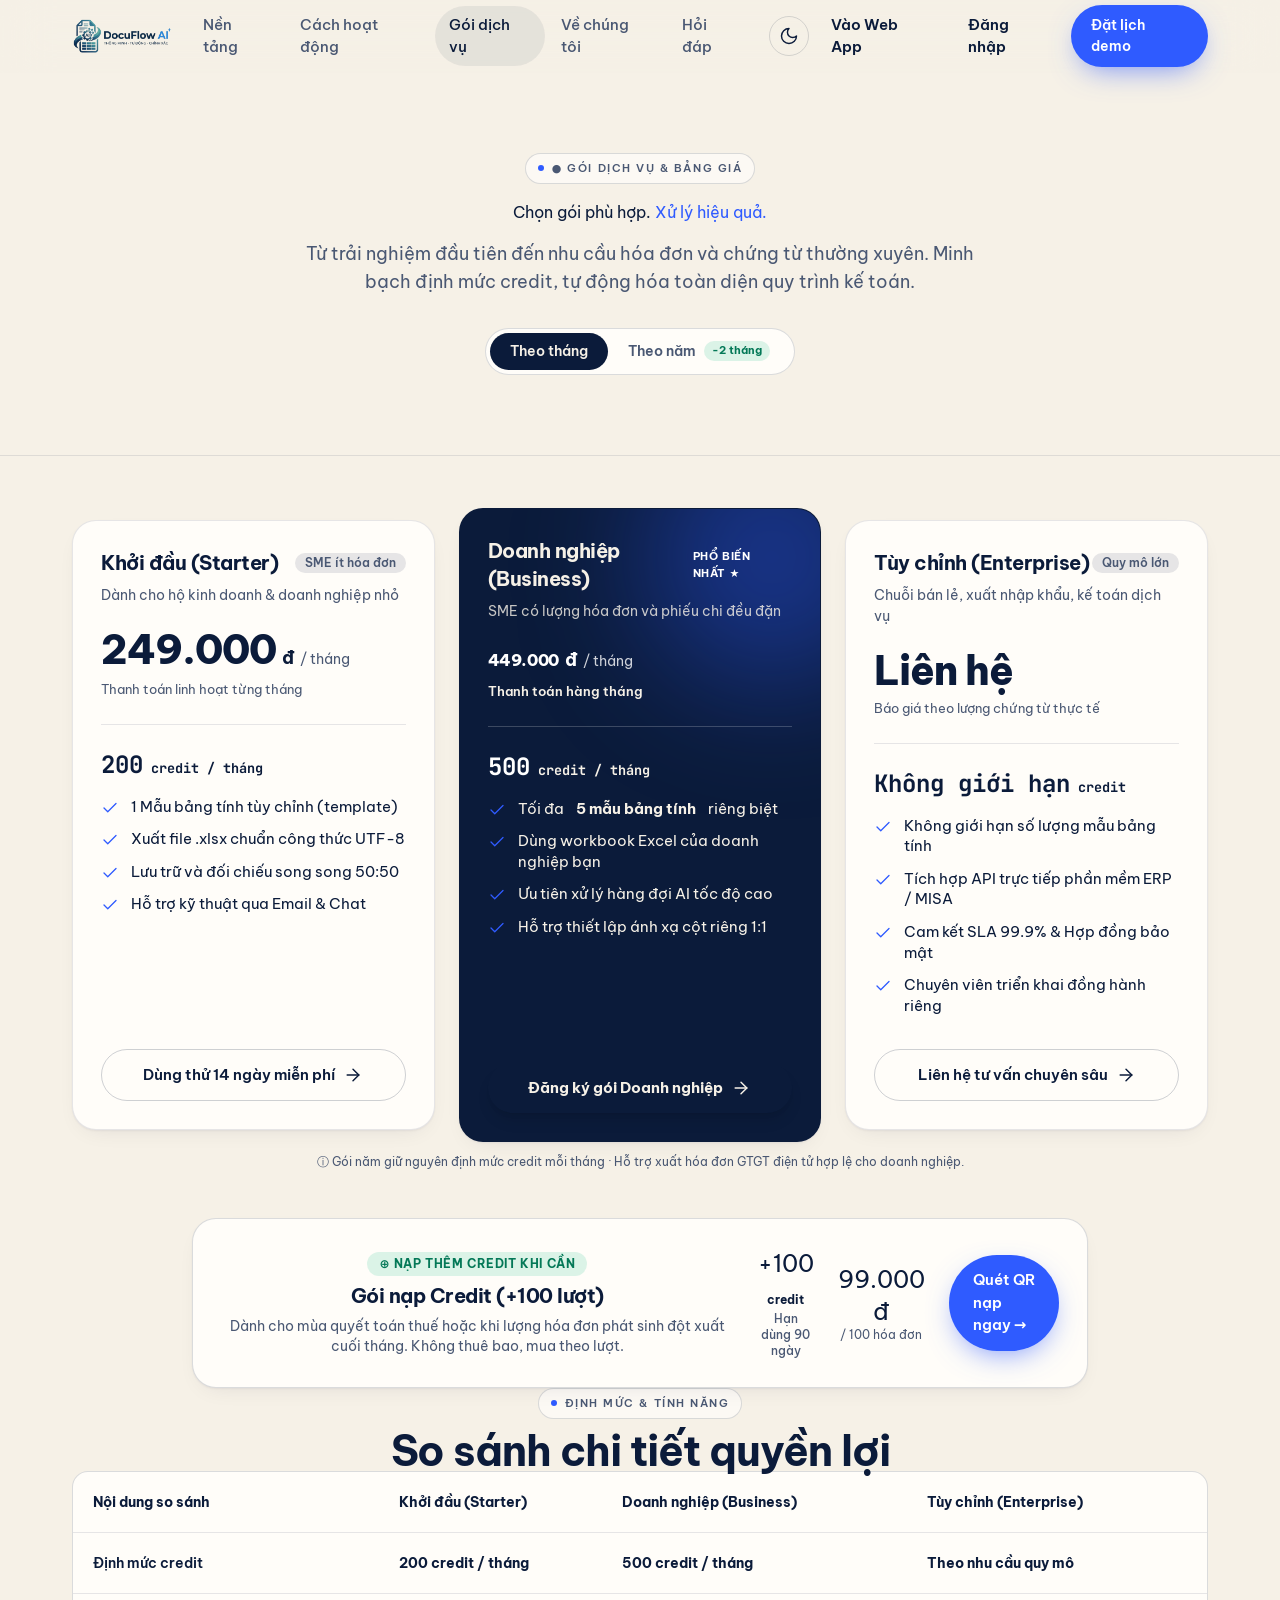
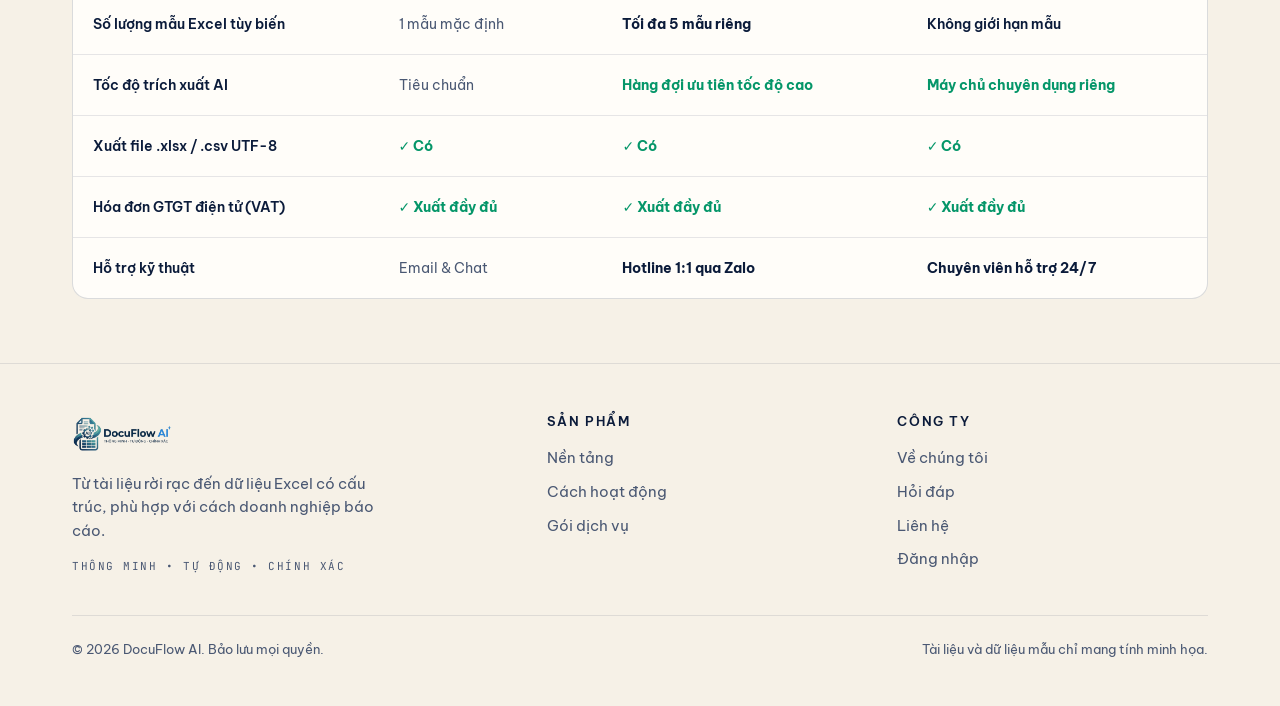
<file: bang-gia.html>
<!doctype html>
<html lang="vi">
<head>
<meta charset="utf-8" />
<meta name="viewport" content="width=device-width, initial-scale=1" />
<title>Gói dịch vụ & Bảng giá | DocuFlow AI</title>
<meta name="description" content="DocuFlow AI chuyển ảnh và PDF hóa đơn thành dữ liệu Excel (.xlsx) có cấu trúc, giúp doanh nghiệp giảm 95% nhập liệu thủ công." />
<meta name="theme-color" content="#0B1B3A" />
<script>(function(){var d=document.documentElement;d.classList.add('js');var t=null;try{t=localStorage.getItem('df-theme')}catch(e){}if(t!=='light'&&t!=='dark'){t=window.matchMedia&&matchMedia('(prefers-color-scheme: dark)').matches?'dark':'light'}d.setAttribute('data-theme',t)})();</script>
<link rel="icon" type="image/x-icon" href="/favicon.ico" />
<link rel="icon" type="image/png" href="/assets/img/favicon.png" />
<link rel="preconnect" href="https://fonts.googleapis.com" />
<link rel="preconnect" href="https://fonts.gstatic.com" crossorigin />
<link href="https://fonts.googleapis.com/css2?family=Be+Vietnam+Pro:wght@400;500;600;700;800&family=JetBrains+Mono:wght@500;600&display=swap" rel="stylesheet" />
<style>*,:after,:before{--tw-border-spacing-x:0;--tw-border-spacing-y:0;--tw-translate-x:0;--tw-translate-y:0;--tw-rotate:0;--tw-skew-x:0;--tw-skew-y:0;--tw-scale-x:1;--tw-scale-y:1;--tw-pan-x: ;--tw-pan-y: ;--tw-pinch-zoom: ;--tw-scroll-snap-strictness:proximity;--tw-gradient-from-position: ;--tw-gradient-via-position: ;--tw-gradient-to-position: ;--tw-ordinal: ;--tw-slashed-zero: ;--tw-numeric-figure: ;--tw-numeric-spacing: ;--tw-numeric-fraction: ;--tw-ring-inset: ;--tw-ring-offset-width:0px;--tw-ring-offset-color:#fff;--tw-ring-color:rgba(59,130,246,.5);--tw-ring-offset-shadow:0 0 #0000;--tw-ring-shadow:0 0 #0000;--tw-shadow:0 0 #0000;--tw-shadow-colored:0 0 #0000;--tw-blur: ;--tw-brightness: ;--tw-contrast: ;--tw-grayscale: ;--tw-hue-rotate: ;--tw-invert: ;--tw-saturate: ;--tw-sepia: ;--tw-drop-shadow: ;--tw-backdrop-blur: ;--tw-backdrop-brightness: ;--tw-backdrop-contrast: ;--tw-backdrop-grayscale: ;--tw-backdrop-hue-rotate: ;--tw-backdrop-invert: ;--tw-backdrop-opacity: ;--tw-backdrop-saturate: ;--tw-backdrop-sepia: ;--tw-contain-size: ;--tw-contain-layout: ;--tw-contain-paint: ;--tw-contain-style: }::backdrop{--tw-border-spacing-x:0;--tw-border-spacing-y:0;--tw-translate-x:0;--tw-translate-y:0;--tw-rotate:0;--tw-skew-x:0;--tw-skew-y:0;--tw-scale-x:1;--tw-scale-y:1;--tw-pan-x: ;--tw-pan-y: ;--tw-pinch-zoom: ;--tw-scroll-snap-strictness:proximity;--tw-gradient-from-position: ;--tw-gradient-via-position: ;--tw-gradient-to-position: ;--tw-ordinal: ;--tw-slashed-zero: ;--tw-numeric-figure: ;--tw-numeric-spacing: ;--tw-numeric-fraction: ;--tw-ring-inset: ;--tw-ring-offset-width:0px;--tw-ring-offset-color:#fff;--tw-ring-color:rgba(59,130,246,.5);--tw-ring-offset-shadow:0 0 #0000;--tw-ring-shadow:0 0 #0000;--tw-shadow:0 0 #0000;--tw-shadow-colored:0 0 #0000;--tw-blur: ;--tw-brightness: ;--tw-contrast: ;--tw-grayscale: ;--tw-hue-rotate: ;--tw-invert: ;--tw-saturate: ;--tw-sepia: ;--tw-drop-shadow: ;--tw-backdrop-blur: ;--tw-backdrop-brightness: ;--tw-backdrop-contrast: ;--tw-backdrop-grayscale: ;--tw-backdrop-hue-rotate: ;--tw-backdrop-invert: ;--tw-backdrop-opacity: ;--tw-backdrop-saturate: ;--tw-backdrop-sepia: ;--tw-contain-size: ;--tw-contain-layout: ;--tw-contain-paint: ;--tw-contain-style: }/*! tailwindcss v3.4.17 | MIT License | https://tailwindcss.com*/*,:after,:before{box-sizing:border-box;border:0 solid #e5e7eb}:after,:before{--tw-content:""}:host,html{line-height:1.5;-webkit-text-size-adjust:100%;-moz-tab-size:4;-o-tab-size:4;tab-size:4;font-family:Be Vietnam Pro,Inter,ui-sans-serif,system-ui,-apple-system,Segoe UI,Roboto,sans-serif;font-feature-settings:normal;font-variation-settings:normal;-webkit-tap-highlight-color:transparent}body{margin:0;line-height:inherit}hr{height:0;color:inherit;border-top-width:1px}abbr:where([title]){-webkit-text-decoration:underline dotted;text-decoration:underline dotted}h1,h2,h3,h4,h5,h6{font-size:inherit;font-weight:inherit}a{color:inherit;text-decoration:inherit}b,strong{font-weight:bolder}code,kbd,pre,samp{font-family:JetBrains Mono,ui-monospace,SFMono-Regular,Menlo,Consolas,monospace;font-feature-settings:normal;font-variation-settings:normal;font-size:1em}small{font-size:80%}sub,sup{font-size:75%;line-height:0;position:relative;vertical-align:baseline}sub{bottom:-.25em}sup{top:-.5em}table{text-indent:0;border-color:inherit;border-collapse:collapse}button,input,optgroup,select,textarea{font-family:inherit;font-feature-settings:inherit;font-variation-settings:inherit;font-size:100%;font-weight:inherit;line-height:inherit;letter-spacing:inherit;color:inherit;margin:0;padding:0}button,select{text-transform:none}button,input:where([type=button]),input:where([type=reset]),input:where([type=submit]){-webkit-appearance:button;background-color:transparent;background-image:none}:-moz-focusring{outline:auto}:-moz-ui-invalid{box-shadow:none}progress{vertical-align:baseline}::-webkit-inner-spin-button,::-webkit-outer-spin-button{height:auto}[type=search]{-webkit-appearance:textfield;outline-offset:-2px}::-webkit-search-decoration{-webkit-appearance:none}::-webkit-file-upload-button{-webkit-appearance:button;font:inherit}summary{display:list-item}blockquote,dd,dl,figure,h1,h2,h3,h4,h5,h6,hr,p,pre{margin:0}fieldset{margin:0}fieldset,legend{padding:0}menu,ol,ul{list-style:none;margin:0;padding:0}dialog{padding:0}textarea{resize:vertical}input::-moz-placeholder,textarea::-moz-placeholder{opacity:1;color:#9ca3af}input::placeholder,textarea::placeholder{opacity:1;color:#9ca3af}[role=button],button{cursor:pointer}:disabled{cursor:default}audio,canvas,embed,iframe,img,object,svg,video{display:block;vertical-align:middle}img,video{max-width:100%;height:auto}[hidden]:where(:not([hidden=until-found])){display:none}html{scroll-behavior:smooth;scroll-padding-top:5.5rem;-webkit-text-size-adjust:100%}body{--tw-bg-opacity:1;background-color:rgb(var(--bg)/var(--tw-bg-opacity,1));font-family:Be Vietnam Pro,Inter,ui-sans-serif,system-ui,-apple-system,Segoe UI,Roboto,sans-serif;--tw-text-opacity:1;color:rgb(var(--ink)/var(--tw-text-opacity,1));-webkit-font-smoothing:antialiased;-moz-osx-font-smoothing:grayscale;text-rendering:optimizeLegibility}::-moz-selection{background:rgb(var(--brand)/.25)}::selection{background:rgb(var(--brand)/.25)}:focus-visible{outline:2px solid rgb(var(--brand));outline-offset:3px;border-radius:8px}.ic{width:1.25rem;height:1.25rem;fill:none;stroke:currentColor;stroke-width:1.75;stroke-linecap:round;stroke-linejoin:round;flex:none}.wrap{margin-left:auto;margin-right:auto;width:100%;max-width:1200px;padding-left:1rem;padding-right:1rem}@media (min-width:640px){.wrap{padding-left:1.5rem;padding-right:1.5rem}}@media (min-width:1024px){.wrap{padding-left:2rem;padding-right:2rem}}.eyebrow{display:inline-flex;align-items:center;gap:.5rem;border-radius:9999px;border-width:1px;border-color:rgb(var(--line)/.15);background-color:rgb(var(--surface)/.7);padding:.375rem .75rem;font-size:11px;font-weight:600;text-transform:uppercase;letter-spacing:.14em;--tw-text-opacity:1;color:rgb(var(--mute)/var(--tw-text-opacity,1))}.eyebrow:before{content:"";width:6px;height:6px;border-radius:99px;background:rgb(var(--brand))}.h2{font-size:1.9rem;font-weight:700;line-height:1.15;letter-spacing:-.025em}@media (min-width:640px){.h2{font-size:2.25rem;line-height:2.5rem}}@media (min-width:1024px){.h2{font-size:2.6rem}}.card{position:relative;overflow:hidden;border-radius:1.5rem;border-width:1px;border-color:rgb(var(--line)/.1);--tw-bg-opacity:1;background-color:rgb(var(--surface)/var(--tw-bg-opacity,1));padding:1.5rem;--tw-shadow:0 1px 2px rgb(var(--shadow)/.05),0 8px 24px -12px rgb(var(--shadow)/.12);--tw-shadow-colored:0 1px 2px var(--tw-shadow-color),0 8px 24px -12px var(--tw-shadow-color);box-shadow:var(--tw-ring-offset-shadow,0 0 #0000),var(--tw-ring-shadow,0 0 #0000),var(--tw-shadow)}@media (min-width:640px){.card{padding:1.75rem}}.lift{transition-property:color,background-color,border-color,text-decoration-color,fill,stroke,opacity,box-shadow,transform,filter,-webkit-backdrop-filter;transition-property:color,background-color,border-color,text-decoration-color,fill,stroke,opacity,box-shadow,transform,filter,backdrop-filter;transition-property:color,background-color,border-color,text-decoration-color,fill,stroke,opacity,box-shadow,transform,filter,backdrop-filter,-webkit-backdrop-filter;transition-timing-function:cubic-bezier(.4,0,.2,1);transition-duration:.3s;transition-timing-function:cubic-bezier(0,0,.2,1)}.lift:hover{--tw-shadow:0 2px 4px rgb(var(--shadow)/.06),0 24px 48px -20px rgb(var(--shadow)/.28);--tw-shadow-colored:0 2px 4px var(--tw-shadow-color),0 24px 48px -20px var(--tw-shadow-color);box-shadow:var(--tw-ring-offset-shadow,0 0 #0000),var(--tw-ring-shadow,0 0 #0000),var(--tw-shadow)}@media (prefers-reduced-motion:no-preference){.lift:hover{--tw-translate-y:-0.25rem;transform:translate(var(--tw-translate-x),var(--tw-translate-y)) rotate(var(--tw-rotate)) skewX(var(--tw-skew-x)) skewY(var(--tw-skew-y)) scaleX(var(--tw-scale-x)) scaleY(var(--tw-scale-y))}}.btn{display:inline-flex;align-items:center;justify-content:center;gap:.5rem;border-radius:9999px;padding:.875rem 1.5rem;font-size:15px;font-weight:600;transition-property:color,background-color,border-color,text-decoration-color,fill,stroke,opacity,box-shadow,transform,filter,-webkit-backdrop-filter;transition-property:color,background-color,border-color,text-decoration-color,fill,stroke,opacity,box-shadow,transform,filter,backdrop-filter;transition-property:color,background-color,border-color,text-decoration-color,fill,stroke,opacity,box-shadow,transform,filter,backdrop-filter,-webkit-backdrop-filter;transition-timing-function:cubic-bezier(.4,0,.2,1);transition-duration:.2s}.btn-brand{--tw-bg-opacity:1;background-color:rgb(var(--brand)/var(--tw-bg-opacity,1));--tw-text-opacity:1;color:rgb(var(--on-brand)/var(--tw-text-opacity,1));--tw-shadow:0 10px 30px -10px rgb(47 91 255/.7);--tw-shadow-colored:0 10px 30px -10px var(--tw-shadow-color);box-shadow:var(--tw-ring-offset-shadow,0 0 #0000),var(--tw-ring-shadow,0 0 #0000),var(--tw-shadow)}.btn-brand:hover{--tw-bg-opacity:1;background-color:rgb(36 80 236/var(--tw-bg-opacity,1))}@media (prefers-reduced-motion:no-preference){.btn-brand:hover{--tw-translate-y:-0.125rem;transform:translate(var(--tw-translate-x),var(--tw-translate-y)) rotate(var(--tw-rotate)) skewX(var(--tw-skew-x)) skewY(var(--tw-skew-y)) scaleX(var(--tw-scale-x)) scaleY(var(--tw-scale-y))}}.btn-ghost{border-width:1px;border-color:rgb(var(--line)/.2);background-color:transparent;--tw-text-opacity:1;color:rgb(var(--ink)/var(--tw-text-opacity,1))}.btn-ghost:hover{border-color:rgb(var(--line)/.4);background-color:rgb(var(--line)/.05)}.btn .ic{transition:transform .3s cubic-bezier(.2,.7,.2,1)}@media (prefers-reduced-motion:no-preference){.btn:hover .ic{transform:translateX(5px)}}.tick{display:flex;align-items:flex-start;gap:.75rem;font-size:15px;line-height:1.375}.tick .ic{margin-top:2px;height:18px;width:18px;--tw-text-opacity:1;color:rgb(var(--brand-text)/var(--tw-text-opacity,1))}.label{margin-bottom:.375rem;display:block;font-size:13px;font-weight:600}.field-input{width:100%;border-radius:.75rem;border-width:1px;border-color:rgb(var(--line)/.15);--tw-bg-opacity:1;background-color:rgb(var(--surface)/var(--tw-bg-opacity,1));padding:.75rem 1rem;font-size:15px;--tw-text-opacity:1;color:rgb(var(--ink)/var(--tw-text-opacity,1));transition-property:color,background-color,border-color,text-decoration-color,fill,stroke,opacity,box-shadow,transform,filter,-webkit-backdrop-filter;transition-property:color,background-color,border-color,text-decoration-color,fill,stroke,opacity,box-shadow,transform,filter,backdrop-filter;transition-property:color,background-color,border-color,text-decoration-color,fill,stroke,opacity,box-shadow,transform,filter,backdrop-filter,-webkit-backdrop-filter;transition-timing-function:cubic-bezier(.4,0,.2,1);transition-duration:.15s}.field-input::-moz-placeholder{color:rgb(var(--mute)/.7)}.field-input::placeholder{color:rgb(var(--mute)/.7)}.field-input:focus{--tw-border-opacity:1;border-color:rgb(var(--brand)/var(--tw-border-opacity,1));outline:2px solid transparent;outline-offset:2px;--tw-ring-offset-shadow:var(--tw-ring-inset) 0 0 0 var(--tw-ring-offset-width) var(--tw-ring-offset-color);--tw-ring-shadow:var(--tw-ring-inset) 0 0 0 calc(4px + var(--tw-ring-offset-width)) var(--tw-ring-color);box-shadow:var(--tw-ring-offset-shadow),var(--tw-ring-shadow),var(--tw-shadow,0 0 #0000);--tw-ring-color:rgb(var(--brand)/0.15)}.field-input.input-error{border-color:#e5484d}.field-error-msg{margin-top:.375rem;display:none;font-size:12.5px;font-weight:500;--tw-text-opacity:1;color:rgb(220 38 38/var(--tw-text-opacity,1))}.field-error-msg:where([data-theme=dark],[data-theme=dark] *){--tw-text-opacity:1;color:rgb(248 113 113/var(--tw-text-opacity,1))}.field-error-msg.visible{display:block}select.field-input{-webkit-appearance:none;-moz-appearance:none;appearance:none;background-repeat:no-repeat;padding-right:2.5rem;background-image:url("data:image/svg+xml;charset=utf-8,%3Csvg xmlns='http://www.w3.org/2000/svg' fill='none' stroke='%238a93a6' stroke-linecap='round' stroke-linejoin='round' stroke-width='2' viewBox='0 0 24 24'%3E%3Cpath d='m6 9 6 6 6-6'/%3E%3C/svg%3E");background-position:right .9rem center;background-size:1.1rem}textarea.field-input{min-height:130px;resize:vertical}.modal-overlay{position:fixed;inset:0;z-index:90;display:none;align-items:center;justify-content:center;background-color:rgba(5,13,31,.6);padding:1rem;--tw-backdrop-blur:blur(4px);-webkit-backdrop-filter:var(--tw-backdrop-blur) var(--tw-backdrop-brightness) var(--tw-backdrop-contrast) var(--tw-backdrop-grayscale) var(--tw-backdrop-hue-rotate) var(--tw-backdrop-invert) var(--tw-backdrop-opacity) var(--tw-backdrop-saturate) var(--tw-backdrop-sepia);backdrop-filter:var(--tw-backdrop-blur) var(--tw-backdrop-brightness) var(--tw-backdrop-contrast) var(--tw-backdrop-grayscale) var(--tw-backdrop-hue-rotate) var(--tw-backdrop-invert) var(--tw-backdrop-opacity) var(--tw-backdrop-saturate) var(--tw-backdrop-sepia)}.modal-overlay.active{display:flex}.modal-box{max-height:92vh;width:100%;max-width:36rem;overflow-y:auto;border-radius:1.5rem;border-width:1px;border-color:rgb(var(--line)/.1);--tw-bg-opacity:1;background-color:rgb(var(--surface)/var(--tw-bg-opacity,1));padding:1.5rem;--tw-shadow:0 2px 4px rgb(var(--shadow)/.06),0 24px 48px -20px rgb(var(--shadow)/.28);--tw-shadow-colored:0 2px 4px var(--tw-shadow-color),0 24px 48px -20px var(--tw-shadow-color);box-shadow:var(--tw-ring-offset-shadow,0 0 #0000),var(--tw-ring-shadow,0 0 #0000),var(--tw-shadow)}@media (min-width:640px){.modal-box{padding:2rem}}.modal-header{display:flex;align-items:flex-start;justify-content:space-between;gap:1rem}.modal-title{margin-top:.5rem;font-size:1.25rem;line-height:1.75rem;font-weight:700;letter-spacing:-.025em}@media (min-width:640px){.modal-title{font-size:1.5rem;line-height:2rem}}.modal-close-btn{display:grid;height:2.25rem;width:2.25rem;flex:none;place-items:center;border-radius:9999px;font-size:1.5rem;line-height:2rem;line-height:1;--tw-text-opacity:1;color:rgb(var(--mute)/var(--tw-text-opacity,1));transition-property:color,background-color,border-color,text-decoration-color,fill,stroke,opacity,box-shadow,transform,filter,-webkit-backdrop-filter;transition-property:color,background-color,border-color,text-decoration-color,fill,stroke,opacity,box-shadow,transform,filter,backdrop-filter;transition-property:color,background-color,border-color,text-decoration-color,fill,stroke,opacity,box-shadow,transform,filter,backdrop-filter,-webkit-backdrop-filter;transition-timing-function:cubic-bezier(.4,0,.2,1);transition-duration:.15s}.modal-close-btn:hover{background-color:rgb(var(--line)/.1);--tw-text-opacity:1;color:rgb(var(--ink)/var(--tw-text-opacity,1))}.modal-desc{margin-top:.75rem;font-size:14.5px;line-height:1.625;--tw-text-opacity:1;color:rgb(var(--mute)/var(--tw-text-opacity,1))}.modal-actions{margin-top:1.5rem;display:flex;flex-wrap:wrap;justify-content:flex-end;gap:.5rem}.modal-actions .btn{padding:.625rem 1.25rem!important;font-size:14px!important}.modal-doc-tabs{margin-top:1rem;display:flex;gap:.5rem;overflow-x:auto;padding-bottom:.25rem}.modal-tab-btn{white-space:nowrap;border-radius:9999px;border-width:1px;border-color:rgb(var(--line)/.15);padding:.375rem .875rem;font-size:13px;font-weight:500;--tw-text-opacity:1;color:rgb(var(--mute)/var(--tw-text-opacity,1));transition-property:color,background-color,border-color,text-decoration-color,fill,stroke,opacity,box-shadow,transform,filter,-webkit-backdrop-filter;transition-property:color,background-color,border-color,text-decoration-color,fill,stroke,opacity,box-shadow,transform,filter,backdrop-filter;transition-property:color,background-color,border-color,text-decoration-color,fill,stroke,opacity,box-shadow,transform,filter,backdrop-filter,-webkit-backdrop-filter;transition-timing-function:cubic-bezier(.4,0,.2,1);transition-duration:.15s}.modal-tab-btn:hover{--tw-text-opacity:1;color:rgb(var(--ink)/var(--tw-text-opacity,1))}.modal-tab-btn.active{border-color:transparent;--tw-bg-opacity:1;background-color:rgb(var(--ink)/var(--tw-bg-opacity,1));--tw-text-opacity:1;color:rgb(var(--bg)/var(--tw-text-opacity,1))}.edit-form-grid{margin-top:1.25rem;display:grid;gap:1rem}@media (min-width:640px){.edit-form-grid{grid-template-columns:repeat(2,minmax(0,1fr))}.edit-form-field.full{grid-column:span 2/span 2}}.edit-form-field label{margin-bottom:.375rem;display:block;font-size:13px;font-weight:600}.edit-form-field label small{font-weight:400;--tw-text-opacity:1;color:rgb(var(--mute)/var(--tw-text-opacity,1))}.edit-form-field input{width:100%;border-radius:.75rem;border-width:1px;border-color:rgb(var(--line)/.15);--tw-bg-opacity:1;background-color:rgb(var(--surface)/var(--tw-bg-opacity,1));padding:.75rem 1rem;font-size:15px;--tw-text-opacity:1;color:rgb(var(--ink)/var(--tw-text-opacity,1));transition-property:color,background-color,border-color,text-decoration-color,fill,stroke,opacity,box-shadow,transform,filter,-webkit-backdrop-filter;transition-property:color,background-color,border-color,text-decoration-color,fill,stroke,opacity,box-shadow,transform,filter,backdrop-filter;transition-property:color,background-color,border-color,text-decoration-color,fill,stroke,opacity,box-shadow,transform,filter,backdrop-filter,-webkit-backdrop-filter;transition-timing-function:cubic-bezier(.4,0,.2,1);transition-duration:.15s}.edit-form-field input::-moz-placeholder{color:rgb(var(--mute)/.7)}.edit-form-field input::placeholder{color:rgb(var(--mute)/.7)}.edit-form-field input:focus{--tw-border-opacity:1;border-color:rgb(var(--brand)/var(--tw-border-opacity,1));outline:2px solid transparent;outline-offset:2px;--tw-ring-offset-shadow:var(--tw-ring-inset) 0 0 0 var(--tw-ring-offset-width) var(--tw-ring-offset-color);--tw-ring-shadow:var(--tw-ring-inset) 0 0 0 calc(4px + var(--tw-ring-offset-width)) var(--tw-ring-color);box-shadow:var(--tw-ring-offset-shadow),var(--tw-ring-shadow),var(--tw-shadow,0 0 #0000);--tw-ring-color:rgb(var(--brand)/0.15)}.edit-form-field input.input-error{border-color:#e5484d}select.edit-form-field input{-webkit-appearance:none;-moz-appearance:none;appearance:none;background-repeat:no-repeat;padding-right:2.5rem;background-image:url("data:image/svg+xml;charset=utf-8,%3Csvg xmlns='http://www.w3.org/2000/svg' fill='none' stroke='%238a93a6' stroke-linecap='round' stroke-linejoin='round' stroke-width='2' viewBox='0 0 24 24'%3E%3Cpath d='m6 9 6 6 6-6'/%3E%3C/svg%3E");background-position:right .9rem center;background-size:1.1rem}textarea.edit-form-field input{min-height:130px;resize:vertical}.edit-form-field input.mono,.edit-form-field.highlight input{font-family:JetBrains Mono,ui-monospace,SFMono-Regular,Menlo,Consolas,monospace}.edit-form-field.highlight input{border-color:rgb(var(--brand)/.4);background-color:rgb(var(--brand)/.1);font-weight:600}.edit-preview-badge{margin-top:1.25rem;display:flex;flex-wrap:wrap;align-items:center;justify-content:space-between;gap:.5rem;border-radius:1rem;background-color:rgb(var(--bg)/.7);padding:.75rem 1rem;font-size:13px}.chip{display:inline-flex;align-items:center;gap:.25rem;border-radius:9999px;background-color:rgb(var(--line)/.1);padding:.25rem .625rem;font-size:11.5px;font-weight:600}.chip.ok{background-color:rgba(16,185,129,.15);--tw-text-opacity:1;color:rgb(4 120 87/var(--tw-text-opacity,1))}.chip.ok:where([data-theme=dark],[data-theme=dark] *){--tw-text-opacity:1;color:rgb(110 231 183/var(--tw-text-opacity,1))}.chip.\!ok{background-color:rgba(16,185,129,.15);--tw-text-opacity:1;color:rgb(4 120 87/var(--tw-text-opacity,1))}.chip.\!ok:where([data-theme=dark],[data-theme=dark] *){--tw-text-opacity:1;color:rgb(110 231 183/var(--tw-text-opacity,1))}.chip.warn{background-color:rgba(245,158,11,.15);--tw-text-opacity:1;color:rgb(180 83 9/var(--tw-text-opacity,1))}.chip.warn:where([data-theme=dark],[data-theme=dark] *){--tw-text-opacity:1;color:rgb(252 211 77/var(--tw-text-opacity,1))}#toast{pointer-events:none;position:fixed;bottom:1.5rem;left:50%;z-index:100;max-width:90vw;--tw-translate-x:-50%;--tw-translate-y:1rem;border-radius:9999px;--tw-bg-opacity:1;background-color:rgb(var(--ink)/var(--tw-bg-opacity,1));padding:.75rem 1.25rem;text-align:center;font-size:14px;font-weight:500;--tw-text-opacity:1;color:rgb(var(--bg)/var(--tw-text-opacity,1));opacity:0;--tw-shadow:0 2px 4px rgb(var(--shadow)/.06),0 24px 48px -20px rgb(var(--shadow)/.28);--tw-shadow-colored:0 2px 4px var(--tw-shadow-color),0 24px 48px -20px var(--tw-shadow-color);box-shadow:var(--tw-ring-offset-shadow,0 0 #0000),var(--tw-ring-shadow,0 0 #0000),var(--tw-shadow);transition-property:color,background-color,border-color,text-decoration-color,fill,stroke,opacity,box-shadow,transform,filter,-webkit-backdrop-filter;transition-property:color,background-color,border-color,text-decoration-color,fill,stroke,opacity,box-shadow,transform,filter,backdrop-filter;transition-property:color,background-color,border-color,text-decoration-color,fill,stroke,opacity,box-shadow,transform,filter,backdrop-filter,-webkit-backdrop-filter;transition-timing-function:cubic-bezier(.4,0,.2,1);transition-duration:.3s}#toast,#toast.show{transform:translate(var(--tw-translate-x),var(--tw-translate-y)) rotate(var(--tw-rotate)) skewX(var(--tw-skew-x)) skewY(var(--tw-skew-y)) scaleX(var(--tw-scale-x)) scaleY(var(--tw-scale-y))}#toast.show{--tw-translate-y:0px;opacity:1}.toast-container{position:fixed;right:1rem;top:1rem;z-index:100;display:flex;width:min(92vw,380px);flex-direction:column;gap:.5rem}.toast{display:flex;--tw-translate-x:1.5rem;align-items:center;justify-content:space-between;gap:.75rem;border-radius:1rem;--tw-bg-opacity:1;background-color:rgb(var(--ink)/var(--tw-bg-opacity,1));padding:.75rem 1rem;font-size:14px;font-weight:500;--tw-text-opacity:1;color:rgb(var(--bg)/var(--tw-text-opacity,1));opacity:0;--tw-shadow:0 2px 4px rgb(var(--shadow)/.06),0 24px 48px -20px rgb(var(--shadow)/.28);--tw-shadow-colored:0 2px 4px var(--tw-shadow-color),0 24px 48px -20px var(--tw-shadow-color);box-shadow:var(--tw-ring-offset-shadow,0 0 #0000),var(--tw-ring-shadow,0 0 #0000),var(--tw-shadow);transition-property:color,background-color,border-color,text-decoration-color,fill,stroke,opacity,box-shadow,transform,filter,-webkit-backdrop-filter;transition-property:color,background-color,border-color,text-decoration-color,fill,stroke,opacity,box-shadow,transform,filter,backdrop-filter;transition-property:color,background-color,border-color,text-decoration-color,fill,stroke,opacity,box-shadow,transform,filter,backdrop-filter,-webkit-backdrop-filter;transition-timing-function:cubic-bezier(.4,0,.2,1);transition-duration:.3s}.toast,.toast.show{transform:translate(var(--tw-translate-x),var(--tw-translate-y)) rotate(var(--tw-rotate)) skewX(var(--tw-skew-x)) skewY(var(--tw-skew-y)) scaleX(var(--tw-scale-x)) scaleY(var(--tw-scale-y))}.toast.show{--tw-translate-x:0px;opacity:1}.toast-success{background-color:rgb(5 150 105/var(--tw-bg-opacity,1))}.toast-error,.toast-success{--tw-bg-opacity:1;--tw-text-opacity:1;color:rgb(255 255 255/var(--tw-text-opacity,1))}.toast-error{background-color:rgb(220 38 38/var(--tw-bg-opacity,1))}.toast-close{font-size:1.25rem;line-height:1.75rem;line-height:1;opacity:.8}.toast-close:hover{opacity:1}.spinner{display:none;height:1rem;width:1rem}@keyframes spin{to{transform:rotate(1turn)}}.spinner{animation:spin 1s linear infinite;border-radius:9999px;border-width:2px;border-color:hsla(0,0%,100%,.4);--tw-border-opacity:1;border-top-color:rgb(255 255 255/var(--tw-border-opacity,1))}.acc details{border-radius:1rem;border-width:1px;border-color:rgb(var(--line)/.1);--tw-bg-opacity:1;background-color:rgb(var(--surface)/var(--tw-bg-opacity,1));transition-property:color,background-color,border-color,text-decoration-color,fill,stroke,opacity,box-shadow,transform,filter,-webkit-backdrop-filter;transition-property:color,background-color,border-color,text-decoration-color,fill,stroke,opacity,box-shadow,transform,filter,backdrop-filter;transition-property:color,background-color,border-color,text-decoration-color,fill,stroke,opacity,box-shadow,transform,filter,backdrop-filter,-webkit-backdrop-filter;transition-timing-function:cubic-bezier(.4,0,.2,1);transition-duration:.15s}.acc details+details{margin-top:.75rem}.acc details[open]{--tw-shadow:0 1px 2px rgb(var(--shadow)/.05),0 8px 24px -12px rgb(var(--shadow)/.12);--tw-shadow-colored:0 1px 2px var(--tw-shadow-color),0 8px 24px -12px var(--tw-shadow-color);box-shadow:var(--tw-ring-offset-shadow,0 0 #0000),var(--tw-ring-shadow,0 0 #0000),var(--tw-shadow)}.acc summary{display:flex;cursor:pointer;list-style-type:none;align-items:center;justify-content:space-between;gap:1rem;border-radius:1rem;padding:1rem 1.25rem;font-size:15.5px;font-weight:600}.acc summary::-webkit-details-marker{display:none}.acc summary:after{content:"";width:20px;height:20px;flex:none;background:rgb(var(--mute));transition:transform .3s ease;-webkit-mask:url("data:image/svg+xml;charset=utf-8,%3Csvg xmlns='http://www.w3.org/2000/svg' fill='none' stroke='%23000' stroke-linecap='round' stroke-linejoin='round' stroke-width='2' viewBox='0 0 24 24'%3E%3Cpath d='m6 9 6 6 6-6'/%3E%3C/svg%3E") center /contain no-repeat;mask:url("data:image/svg+xml;charset=utf-8,%3Csvg xmlns='http://www.w3.org/2000/svg' fill='none' stroke='%23000' stroke-linecap='round' stroke-linejoin='round' stroke-width='2' viewBox='0 0 24 24'%3E%3Cpath d='m6 9 6 6 6-6'/%3E%3C/svg%3E") center /contain no-repeat}.acc details[open]>summary:after{transform:rotate(180deg)}.acc details>div,.acc details>p{padding-left:1.25rem;padding-right:1.25rem;padding-bottom:1.25rem;font-size:15px;line-height:1.625}.acc details>div,.acc details>p,.tab{--tw-text-opacity:1;color:rgb(var(--mute)/var(--tw-text-opacity,1))}.tab{white-space:nowrap;border-radius:9999px;border-width:1px;border-color:rgb(var(--line)/.15);padding:.5rem 1rem;font-size:13.5px;font-weight:600;transition-property:color,background-color,border-color,text-decoration-color,fill,stroke,opacity,box-shadow,transform,filter,-webkit-backdrop-filter;transition-property:color,background-color,border-color,text-decoration-color,fill,stroke,opacity,box-shadow,transform,filter,backdrop-filter;transition-property:color,background-color,border-color,text-decoration-color,fill,stroke,opacity,box-shadow,transform,filter,backdrop-filter,-webkit-backdrop-filter;transition-timing-function:cubic-bezier(.4,0,.2,1);transition-duration:.15s}.tab:hover{--tw-text-opacity:1;color:rgb(var(--ink)/var(--tw-text-opacity,1))}.tab.\!on,.tab.on{border-color:transparent;--tw-bg-opacity:1;background-color:rgb(var(--ink)/var(--tw-bg-opacity,1));--tw-text-opacity:1;color:rgb(var(--bg)/var(--tw-text-opacity,1))}#quy-trinh .step{transition-property:color,background-color,border-color,text-decoration-color,fill,stroke,opacity,box-shadow,transform,filter,-webkit-backdrop-filter;transition-property:color,background-color,border-color,text-decoration-color,fill,stroke,opacity,box-shadow,transform,filter,backdrop-filter;transition-property:color,background-color,border-color,text-decoration-color,fill,stroke,opacity,box-shadow,transform,filter,backdrop-filter,-webkit-backdrop-filter;transition-timing-function:cubic-bezier(.4,0,.2,1);transition-duration:.3s}#quy-trinh .step:not(.on){opacity:.55}#quy-trinh .step.\!on,#quy-trinh .step.on{--tw-shadow:0 2px 4px rgb(var(--shadow)/.06),0 24px 48px -20px rgb(var(--shadow)/.28);--tw-shadow-colored:0 2px 4px var(--tw-shadow-color),0 24px 48px -20px var(--tw-shadow-color);box-shadow:var(--tw-ring-offset-shadow,0 0 #0000),var(--tw-ring-shadow,0 0 #0000),var(--tw-shadow);--tw-ring-offset-shadow:var(--tw-ring-inset) 0 0 0 var(--tw-ring-offset-width) var(--tw-ring-offset-color);--tw-ring-shadow:var(--tw-ring-inset) 0 0 0 calc(2px + var(--tw-ring-offset-width)) var(--tw-ring-color);box-shadow:var(--tw-ring-offset-shadow),var(--tw-ring-shadow),var(--tw-shadow,0 0 #0000);--tw-ring-color:rgb(var(--brand)/0.4)}.drop,.upl{display:flex;flex-direction:column;align-items:center;gap:.5rem;border-radius:1rem;border-width:2px;border-style:dashed;border-color:rgb(var(--line)/.2);background-color:rgb(var(--bg)/.6);padding:1.5rem 1rem;text-align:center;font-size:14px;transition-property:color,background-color,border-color,text-decoration-color,fill,stroke,opacity,box-shadow,transform,filter,-webkit-backdrop-filter;transition-property:color,background-color,border-color,text-decoration-color,fill,stroke,opacity,box-shadow,transform,filter,backdrop-filter;transition-property:color,background-color,border-color,text-decoration-color,fill,stroke,opacity,box-shadow,transform,filter,backdrop-filter,-webkit-backdrop-filter;transition-timing-function:cubic-bezier(.4,0,.2,1);transition-duration:.15s}.drop.over,.upl.over{--tw-border-opacity:1;border-color:rgb(var(--brand)/var(--tw-border-opacity,1));background-color:rgb(var(--brand)/.1)}.kvrow,.map-row{display:flex;justify-content:space-between;padding:.625rem .875rem;font-size:13px}.field,.kvrow,.map-row{align-items:center;gap:.75rem;border-radius:.75rem;border-width:1px;border-color:rgb(var(--line)/.1);background-color:rgb(var(--bg)/.6)}.field{display:grid;cursor:pointer;grid-template-columns:1fr 1.2fr;padding:.5rem .875rem;font-size:13.5px;transition-property:color,background-color,border-color,text-decoration-color,fill,stroke,opacity,box-shadow,transform,filter,-webkit-backdrop-filter;transition-property:color,background-color,border-color,text-decoration-color,fill,stroke,opacity,box-shadow,transform,filter,backdrop-filter;transition-property:color,background-color,border-color,text-decoration-color,fill,stroke,opacity,box-shadow,transform,filter,backdrop-filter,-webkit-backdrop-filter;transition-timing-function:cubic-bezier(.4,0,.2,1);transition-duration:.15s}.field+.field{margin-top:.5rem}.field input{width:100%;min-width:0;background-color:transparent;padding-top:.25rem;padding-bottom:.25rem;text-align:right;font-family:JetBrains Mono,ui-monospace,SFMono-Regular,Menlo,Consolas,monospace;font-weight:600;outline:2px solid transparent;outline-offset:2px}.field>span{--tw-text-opacity:1;color:rgb(var(--mute)/var(--tw-text-opacity,1))}.field.done{border-color:rgba(16,185,129,.3)}.field.\!low,.field.low{border-color:rgba(245,158,11,.6);background-color:rgba(245,158,11,.1)}.field.sel{--tw-ring-offset-shadow:var(--tw-ring-inset) 0 0 0 var(--tw-ring-offset-width) var(--tw-ring-offset-color);--tw-ring-shadow:var(--tw-ring-inset) 0 0 0 calc(2px + var(--tw-ring-offset-width)) var(--tw-ring-color);box-shadow:var(--tw-ring-offset-shadow),var(--tw-ring-shadow),var(--tw-shadow,0 0 #0000);--tw-ring-color:rgb(var(--brand)/0.5)}.inv .row{display:flex;justify-content:space-between;gap:.75rem;border-radius:.375rem;padding:.375rem .5rem;font-size:13px;transition-property:color,background-color,border-color,text-decoration-color,fill,stroke,opacity,box-shadow,transform,filter,-webkit-backdrop-filter;transition-property:color,background-color,border-color,text-decoration-color,fill,stroke,opacity,box-shadow,transform,filter,backdrop-filter;transition-property:color,background-color,border-color,text-decoration-color,fill,stroke,opacity,box-shadow,transform,filter,backdrop-filter,-webkit-backdrop-filter;transition-timing-function:cubic-bezier(.4,0,.2,1);transition-duration:.15s}.inv .row.hl{background-color:rgb(var(--brand)/.15);outline-style:solid;outline-width:2px;outline-color:rgb(var(--brand)/.6)}.sw{display:inline-flex;border-radius:9999px;border-width:1px;border-color:rgb(var(--line)/.15);background-color:rgb(var(--bg)/.6);padding:.25rem}.sw button{border-radius:9999px;padding:.5rem 1rem;font-size:13.5px;font-weight:600;--tw-text-opacity:1;color:rgb(var(--mute)/var(--tw-text-opacity,1));transition-property:color,background-color,border-color,text-decoration-color,fill,stroke,opacity,box-shadow,transform,filter,-webkit-backdrop-filter;transition-property:color,background-color,border-color,text-decoration-color,fill,stroke,opacity,box-shadow,transform,filter,backdrop-filter;transition-property:color,background-color,border-color,text-decoration-color,fill,stroke,opacity,box-shadow,transform,filter,backdrop-filter,-webkit-backdrop-filter;transition-timing-function:cubic-bezier(.4,0,.2,1);transition-duration:.15s}.sw button.\!on,.sw button.on{--tw-bg-opacity:1;background-color:rgb(var(--ink)/var(--tw-bg-opacity,1));--tw-text-opacity:1;color:rgb(var(--bg)/var(--tw-text-opacity,1))}.qr{width:132px;height:132px;flex:none;border-radius:14px;border:8px solid #fff;background-color:#fff;background-image:conic-gradient(#0b1b3a 25%,#fff 0 50%,#0b1b3a 0 75%,#fff 0);background-size:22px 22px;box-shadow:0 0 0 1px rgb(var(--line)/.15)}.xlsx td,.xlsx th{border-width:1px;border-color:rgb(var(--line)/.1);padding:.5rem .75rem;text-align:left;font-size:13px}.xlsx th{background-color:rgb(var(--bg)/.7);font-weight:600;--tw-text-opacity:1;color:rgb(var(--mute)/var(--tw-text-opacity,1))}.xlsx td.hl{background-color:rgb(var(--brand)/.1);font-weight:600}.doc-item-wrapper{position:relative;display:flex;align-items:center;justify-content:space-between;gap:.5rem;border-radius:1rem;border-width:1px;border-color:rgb(var(--line)/.1);--tw-bg-opacity:1;background-color:rgb(var(--surface)/var(--tw-bg-opacity,1));padding:.625rem .75rem;transition-property:color,background-color,border-color,text-decoration-color,fill,stroke,opacity,box-shadow,transform,filter,-webkit-backdrop-filter;transition-property:color,background-color,border-color,text-decoration-color,fill,stroke,opacity,box-shadow,transform,filter,backdrop-filter;transition-property:color,background-color,border-color,text-decoration-color,fill,stroke,opacity,box-shadow,transform,filter,backdrop-filter,-webkit-backdrop-filter;transition-timing-function:cubic-bezier(.4,0,.2,1);transition-duration:.15s}.doc-item-wrapper.\!on,.doc-item-wrapper.on{border-color:rgb(var(--brand)/.5);background-color:rgb(var(--brand)/.07)}.doc-clickable{display:flex;min-width:0;flex:1 1 0%;cursor:pointer;align-items:center;gap:.75rem}.doc-menu-container{position:relative}.doc-dots-btn{display:grid;height:2rem;width:2rem;place-items:center;border-radius:9999px;--tw-text-opacity:1;color:rgb(var(--mute)/var(--tw-text-opacity,1));transition-property:color,background-color,border-color,text-decoration-color,fill,stroke,opacity,box-shadow,transform,filter,-webkit-backdrop-filter;transition-property:color,background-color,border-color,text-decoration-color,fill,stroke,opacity,box-shadow,transform,filter,backdrop-filter;transition-property:color,background-color,border-color,text-decoration-color,fill,stroke,opacity,box-shadow,transform,filter,backdrop-filter,-webkit-backdrop-filter;transition-timing-function:cubic-bezier(.4,0,.2,1);transition-duration:.15s}.doc-dots-btn:hover{background-color:rgb(var(--line)/.1);--tw-text-opacity:1;color:rgb(var(--ink)/var(--tw-text-opacity,1))}.doc-menu-dropdown{position:absolute;right:0;top:2.25rem;z-index:20;display:none;min-width:160px;border-radius:.75rem;border-width:1px;border-color:rgb(var(--line)/.1);--tw-bg-opacity:1;background-color:rgb(var(--surface)/var(--tw-bg-opacity,1));padding:.25rem;--tw-shadow:0 2px 4px rgb(var(--shadow)/.06),0 24px 48px -20px rgb(var(--shadow)/.28);--tw-shadow-colored:0 2px 4px var(--tw-shadow-color),0 24px 48px -20px var(--tw-shadow-color);box-shadow:var(--tw-ring-offset-shadow,0 0 #0000),var(--tw-ring-shadow,0 0 #0000),var(--tw-shadow)}.doc-menu-dropdown.show{display:block}.doc-menu-item{display:flex;width:100%;align-items:center;gap:.5rem;border-radius:.5rem;padding:.5rem .75rem;font-size:13px;font-weight:500;--tw-text-opacity:1;color:rgb(220 38 38/var(--tw-text-opacity,1));transition-property:color,background-color,border-color,text-decoration-color,fill,stroke,opacity,box-shadow,transform,filter,-webkit-backdrop-filter;transition-property:color,background-color,border-color,text-decoration-color,fill,stroke,opacity,box-shadow,transform,filter,backdrop-filter;transition-property:color,background-color,border-color,text-decoration-color,fill,stroke,opacity,box-shadow,transform,filter,backdrop-filter,-webkit-backdrop-filter;transition-timing-function:cubic-bezier(.4,0,.2,1);transition-duration:.15s}.doc-menu-item:hover{background-color:rgba(239,68,68,.1)}.doc-menu-item:where([data-theme=dark],[data-theme=dark] *){--tw-text-opacity:1;color:rgb(248 113 113/var(--tw-text-opacity,1))}.empty-docs-state{border-radius:1rem;border-width:1px;border-style:dashed;border-color:rgb(var(--line)/.2);padding:1.25rem;text-align:center;font-size:13px;--tw-text-opacity:1;color:rgb(var(--mute)/var(--tw-text-opacity,1))}.empty-docs-state span{display:block;font-weight:600;--tw-text-opacity:1;color:rgb(var(--ink)/var(--tw-text-opacity,1))}#tb tr{cursor:pointer;transition-property:color,background-color,border-color,text-decoration-color,fill,stroke,opacity,box-shadow,transform,filter,-webkit-backdrop-filter;transition-property:color,background-color,border-color,text-decoration-color,fill,stroke,opacity,box-shadow,transform,filter,backdrop-filter;transition-property:color,background-color,border-color,text-decoration-color,fill,stroke,opacity,box-shadow,transform,filter,backdrop-filter,-webkit-backdrop-filter;transition-timing-function:cubic-bezier(.4,0,.2,1);transition-duration:.15s}#tb tr.\!on,#tb tr.on{background-color:rgb(var(--brand)/.1)}.ws-table td,.ws-table th{white-space:nowrap;border-bottom-width:1px;border-color:rgb(var(--line)/.1);padding:.625rem .75rem;text-align:left;font-size:13px}.ws-table thead th{font-size:11px;font-weight:600;text-transform:uppercase;letter-spacing:.05em;--tw-text-opacity:1;color:rgb(var(--mute)/var(--tw-text-opacity,1))}.ws-table .r{text-align:right}#up.over{--tw-border-opacity:1;border-color:rgb(var(--brand)/var(--tw-border-opacity,1));background-color:rgb(var(--brand)/.1)}.side a.topic{display:flex;align-items:center;justify-content:space-between;border-radius:.75rem;padding:.625rem .875rem;font-size:14.5px;font-weight:500;--tw-text-opacity:1;color:rgb(var(--mute)/var(--tw-text-opacity,1));transition-property:color,background-color,border-color,text-decoration-color,fill,stroke,opacity,box-shadow,transform,filter,-webkit-backdrop-filter;transition-property:color,background-color,border-color,text-decoration-color,fill,stroke,opacity,box-shadow,transform,filter,backdrop-filter;transition-property:color,background-color,border-color,text-decoration-color,fill,stroke,opacity,box-shadow,transform,filter,backdrop-filter,-webkit-backdrop-filter;transition-timing-function:cubic-bezier(.4,0,.2,1);transition-duration:.15s}.side a.topic:hover{background-color:rgb(var(--line)/.05);--tw-text-opacity:1;color:rgb(var(--ink)/var(--tw-text-opacity,1))}.side a.topic.\!on,.side a.topic.\!on:hover,.side a.topic.on,.side a.topic.on:hover{--tw-bg-opacity:1;background-color:rgb(var(--ink)/var(--tw-bg-opacity,1));--tw-text-opacity:1;color:rgb(var(--bg)/var(--tw-text-opacity,1))}.sr-only{position:absolute;width:1px;height:1px;padding:0;margin:-1px;overflow:hidden;clip:rect(0,0,0,0);white-space:nowrap;border-width:0}.pointer-events-none{pointer-events:none}.visible{visibility:visible}.absolute{position:absolute}.relative{position:relative}.sticky{position:sticky}.inset-0{inset:0}.inset-x-0{left:0;right:0}.-bottom-32{bottom:-8rem}.-left-24{left:-6rem}.-right-16{right:-4rem}.-right-20{right:-5rem}.-right-24{right:-6rem}.-top-16{top:-4rem}.-top-20{top:-5rem}.-top-24{top:-6rem}.right-2{right:.5rem}.top-0{top:0}.top-1\/2{top:50%}.-z-10{z-index:-10}.z-50{z-index:50}.mx-auto{margin-left:auto;margin-right:auto}.my-6{margin-top:1.5rem;margin-bottom:1.5rem}.\!mt-0{margin-top:0!important}.-ml-1{margin-left:-.25rem}.-mt-1{margin-top:-.25rem}.-mt-3{margin-top:-.75rem}.mb-5{margin-bottom:1.25rem}.ml-3{margin-left:.75rem}.mt-0\.5{margin-top:.125rem}.mt-1{margin-top:.25rem}.mt-1\.5{margin-top:.375rem}.mt-10{margin-top:2.5rem}.mt-12{margin-top:3rem}.mt-14{margin-top:3.5rem}.mt-2{margin-top:.5rem}.mt-2\.5{margin-top:.625rem}.mt-3{margin-top:.75rem}.mt-4{margin-top:1rem}.mt-5{margin-top:1.25rem}.mt-6{margin-top:1.5rem}.mt-8{margin-top:2rem}.mt-9{margin-top:2.25rem}.block{display:block}.flex{display:flex}.inline-flex{display:inline-flex}.table{display:table}.grid{display:grid}.hidden{display:none}.\!h-3{height:.75rem!important}.\!h-3\.5{height:.875rem!important}.\!h-4{height:1rem!important}.\!h-\[18px\]{height:18px!important}.h-1\.5{height:.375rem}.h-10{height:2.5rem}.h-11{height:2.75rem}.h-12{height:3rem}.h-14{height:3.5rem}.h-16{height:4rem}.h-2{height:.5rem}.h-3\.5{height:.875rem}.h-4{height:1rem}.h-5{height:1.25rem}.h-56{height:14rem}.h-64{height:16rem}.h-72{height:18rem}.h-8{height:2rem}.h-80{height:20rem}.h-9{height:2.25rem}.h-96{height:24rem}.h-\[18px\]{height:18px}.h-\[22px\]{height:22px}.h-\[28rem\]{height:28rem}.h-\[420px\]{height:420px}.h-\[480px\]{height:480px}.h-\[520px\]{height:520px}.h-\[560px\]{height:560px}.h-\[620px\]{height:620px}.h-full{height:100%}.h-px{height:1px}.min-h-\[1\.2em\]{min-height:1.2em}.min-h-screen{min-height:100vh}.\!w-3{width:.75rem!important}.\!w-3\.5{width:.875rem!important}.\!w-4{width:1rem!important}.\!w-\[18px\]{width:18px!important}.w-10{width:2.5rem}.w-11{width:2.75rem}.w-12{width:3rem}.w-14{width:3.5rem}.w-2{width:.5rem}.w-3\.5{width:.875rem}.w-4{width:1rem}.w-56{width:14rem}.w-64{width:16rem}.w-72{width:18rem}.w-8{width:2rem}.w-80{width:20rem}.w-9{width:2.25rem}.w-96{width:24rem}.w-\[18px\]{width:18px}.w-\[22px\]{width:22px}.w-\[28rem\]{width:28rem}.w-\[70\%\]{width:70%}.w-\[95\%\]{width:95%}.w-full{width:100%}.min-w-0{min-width:0}.min-w-\[300px\]{min-width:300px}.min-w-\[420px\]{min-width:420px}.min-w-\[460px\]{min-width:460px}.min-w-\[720px\]{min-width:720px}.\!max-w-md{max-width:28rem!important}.max-w-2xl{max-width:42rem}.max-w-3xl{max-width:48rem}.max-w-4xl{max-width:56rem}.max-w-\[1040px\]{max-width:1040px}.max-w-\[380px\]{max-width:380px}.max-w-\[420px\]{max-width:420px}.max-w-lg{max-width:32rem}.max-w-md{max-width:28rem}.max-w-sm{max-width:24rem}.max-w-xl{max-width:36rem}.max-w-xs{max-width:20rem}.flex-1{flex:1 1 0%}.flex-none{flex:none}.border-collapse{border-collapse:collapse}.-translate-y-1\/2{--tw-translate-y:-50%}.-translate-y-1\/2,.rotate-180{transform:translate(var(--tw-translate-x),var(--tw-translate-y)) rotate(var(--tw-rotate)) skewX(var(--tw-skew-x)) skewY(var(--tw-skew-y)) scaleX(var(--tw-scale-x)) scaleY(var(--tw-scale-y))}.rotate-180{--tw-rotate:180deg}.rotate-90{--tw-rotate:90deg;transform:translate(var(--tw-translate-x),var(--tw-translate-y)) rotate(var(--tw-rotate)) skewX(var(--tw-skew-x)) skewY(var(--tw-skew-y)) scaleX(var(--tw-scale-x)) scaleY(var(--tw-scale-y))}.cursor-pointer{cursor:pointer}.grid-cols-1{grid-template-columns:repeat(1,minmax(0,1fr))}.grid-cols-2{grid-template-columns:repeat(2,minmax(0,1fr))}.grid-cols-\[1\.4fr_1fr_1fr\]{grid-template-columns:1.4fr 1fr 1fr}.grid-cols-\[minmax\(0\2c 1fr\)\]{grid-template-columns:minmax(0,1fr)}.flex-col{flex-direction:column}.flex-wrap{flex-wrap:wrap}.place-items-center{place-items:center}.items-start{align-items:flex-start}.items-end{align-items:flex-end}.items-center{align-items:center}.items-baseline{align-items:baseline}.items-stretch{align-items:stretch}.justify-center{justify-content:center}.justify-between{justify-content:space-between}.gap-0\.5{gap:.125rem}.gap-1{gap:.25rem}.gap-1\.5{gap:.375rem}.gap-10{gap:2.5rem}.gap-12{gap:3rem}.gap-2{gap:.5rem}.gap-2\.5{gap:.625rem}.gap-3{gap:.75rem}.gap-4{gap:1rem}.gap-5{gap:1.25rem}.gap-6{gap:1.5rem}.gap-8{gap:2rem}.gap-x-6{-moz-column-gap:1.5rem;column-gap:1.5rem}.gap-y-2{row-gap:.5rem}.space-y-0\.5>:not([hidden])~:not([hidden]){--tw-space-y-reverse:0;margin-top:calc(.125rem*(1 - var(--tw-space-y-reverse)));margin-bottom:calc(.125rem*var(--tw-space-y-reverse))}.space-y-1\.5>:not([hidden])~:not([hidden]){--tw-space-y-reverse:0;margin-top:calc(.375rem*(1 - var(--tw-space-y-reverse)));margin-bottom:calc(.375rem*var(--tw-space-y-reverse))}.space-y-12>:not([hidden])~:not([hidden]){--tw-space-y-reverse:0;margin-top:calc(3rem*(1 - var(--tw-space-y-reverse)));margin-bottom:calc(3rem*var(--tw-space-y-reverse))}.space-y-2>:not([hidden])~:not([hidden]){--tw-space-y-reverse:0;margin-top:calc(.5rem*(1 - var(--tw-space-y-reverse)));margin-bottom:calc(.5rem*var(--tw-space-y-reverse))}.space-y-2\.5>:not([hidden])~:not([hidden]){--tw-space-y-reverse:0;margin-top:calc(.625rem*(1 - var(--tw-space-y-reverse)));margin-bottom:calc(.625rem*var(--tw-space-y-reverse))}.space-y-3>:not([hidden])~:not([hidden]){--tw-space-y-reverse:0;margin-top:calc(.75rem*(1 - var(--tw-space-y-reverse)));margin-bottom:calc(.75rem*var(--tw-space-y-reverse))}.space-y-4>:not([hidden])~:not([hidden]){--tw-space-y-reverse:0;margin-top:calc(1rem*(1 - var(--tw-space-y-reverse)));margin-bottom:calc(1rem*var(--tw-space-y-reverse))}.divide-y>:not([hidden])~:not([hidden]){--tw-divide-y-reverse:0;border-top-width:calc(1px*(1 - var(--tw-divide-y-reverse)));border-bottom-width:calc(1px*var(--tw-divide-y-reverse))}.divide-\[\#0B1B3A\]\/10>:not([hidden])~:not([hidden]){border-color:rgba(11,27,58,.1)}.divide-line\/10>:not([hidden])~:not([hidden]){border-color:rgb(var(--line)/.1)}.self-start{align-self:flex-start}.overflow-hidden{overflow:hidden}.overflow-x-auto{overflow-x:auto}.truncate{overflow:hidden;text-overflow:ellipsis}.truncate,.whitespace-nowrap{white-space:nowrap}.\!rounded-none{border-radius:0!important}.rounded-2xl{border-radius:1rem}.rounded-3xl{border-radius:1.5rem}.rounded-4xl{border-radius:2rem}.rounded-\[11px\]{border-radius:11px}.rounded-full{border-radius:9999px}.rounded-lg{border-radius:.5rem}.rounded-md{border-radius:.375rem}.rounded-xl{border-radius:.75rem}.border{border-width:1px}.border-2{border-width:2px}.border-y{border-top-width:1px}.border-b,.border-y{border-bottom-width:1px}.border-r{border-right-width:1px}.border-t{border-top-width:1px}.border-dashed{border-style:dashed}.\!border-brand\/40{border-color:rgb(var(--brand)/.4)!important}.\!border-line\/10{border-color:rgb(var(--line)/.1)!important}.\!border-transparent{border-color:transparent!important}.border-\[\#0B1B3A\]\/10{border-color:rgba(11,27,58,.1)}.border-amber-500\/40{border-color:rgba(245,158,11,.4)}.border-brand\/30{border-color:rgb(var(--brand)/.3)}.border-line\/10{border-color:rgb(var(--line)/.1)}.border-line\/15{border-color:rgb(var(--line)/.15)}.border-line\/20{border-color:rgb(var(--line)/.2)}.border-transparent{border-color:transparent}.border-white\/15{border-color:hsla(0,0%,100%,.15)}.border-white\/20{border-color:hsla(0,0%,100%,.2)}.border-white\/30{border-color:hsla(0,0%,100%,.3)}.\!bg-feature{--tw-bg-opacity:1!important;background-color:rgb(var(--feature)/var(--tw-bg-opacity,1))!important}.\!bg-line\/\[\.07\]{background-color:rgb(var(--line)/.07)!important}.\!bg-surface{--tw-bg-opacity:1!important;background-color:rgb(var(--surface)/var(--tw-bg-opacity,1))!important}.bg-\[\#0B1B3A\]{--tw-bg-opacity:1;background-color:rgb(11 27 58/var(--tw-bg-opacity,1))}.bg-\[\#0B1B3A\]\/\[\.06\]{background-color:rgba(11,27,58,.06)}.bg-amber-500\/10{background-color:rgba(245,158,11,.1)}.bg-amber-500\/15{background-color:rgba(245,158,11,.15)}.bg-bg{--tw-bg-opacity:1;background-color:rgb(var(--bg)/var(--tw-bg-opacity,1))}.bg-bg\/40{background-color:rgb(var(--bg)/.4)}.bg-bg\/50{background-color:rgb(var(--bg)/.5)}.bg-bg\/60{background-color:rgb(var(--bg)/.6)}.bg-bg\/70{background-color:rgb(var(--bg)/.7)}.bg-bg\/80{background-color:rgb(var(--bg)/.8)}.bg-brand{--tw-bg-opacity:1;background-color:rgb(var(--brand)/var(--tw-bg-opacity,1))}.bg-brand\/10{background-color:rgb(var(--brand)/.1)}.bg-brand\/30{background-color:rgb(var(--brand)/.3)}.bg-brand\/40{background-color:rgb(var(--brand)/.4)}.bg-brand\/50{background-color:rgb(var(--brand)/.5)}.bg-brand\/\[\.07\]{background-color:rgb(var(--brand)/.07)}.bg-emerald-500\/15{background-color:rgba(16,185,129,.15)}.bg-feature{--tw-bg-opacity:1;background-color:rgb(var(--feature)/var(--tw-bg-opacity,1))}.bg-ink{--tw-bg-opacity:1;background-color:rgb(var(--ink)/var(--tw-bg-opacity,1))}.bg-line\/10{background-color:rgb(var(--line)/.1)}.bg-line\/15{background-color:rgb(var(--line)/.15)}.bg-line\/\[\.06\]{background-color:rgb(var(--line)/.06)}.bg-surface{--tw-bg-opacity:1;background-color:rgb(var(--surface)/var(--tw-bg-opacity,1))}.bg-surface2{--tw-bg-opacity:1;background-color:rgb(var(--surface-2)/var(--tw-bg-opacity,1))}.bg-surface2\/40{background-color:rgb(var(--surface-2)/.4)}.bg-surface2\/50{background-color:rgb(var(--surface-2)/.5)}.bg-surface2\/60{background-color:rgb(var(--surface-2)/.6)}.bg-white{--tw-bg-opacity:1;background-color:rgb(255 255 255/var(--tw-bg-opacity,1))}.bg-white\/10{background-color:hsla(0,0%,100%,.1)}.bg-white\/15{background-color:hsla(0,0%,100%,.15)}.bg-\[radial-gradient\(60\%_60\%_at_30\%_0\%\2c rgb\(var\(--brand\)\/\.13\)\2c transparent_70\%\)\]{background-image:radial-gradient(60% 60% at 30% 0,rgb(var(--brand)/.13),transparent 70%)}.bg-\[radial-gradient\(60\%_60\%_at_50\%_0\%\2c rgb\(var\(--brand\)\/\.12\)\2c transparent_70\%\)\]{background-image:radial-gradient(60% 60% at 50% 0,rgb(var(--brand)/.12),transparent 70%)}.bg-\[radial-gradient\(60\%_60\%_at_50\%_0\%\2c rgb\(var\(--brand\)\/\.13\)\2c transparent_70\%\)\]{background-image:radial-gradient(60% 60% at 50% 0,rgb(var(--brand)/.13),transparent 70%)}.bg-\[radial-gradient\(60\%_60\%_at_50\%_0\%\2c rgb\(var\(--brand\)\/\.14\)\2c transparent_70\%\)\]{background-image:radial-gradient(60% 60% at 50% 0,rgb(var(--brand)/.14),transparent 70%)}.\!p-0{padding:0!important}.\!p-4{padding:1rem!important}.\!p-5{padding:1.25rem!important}.\!p-6{padding:1.5rem!important}.p-1{padding:.25rem}.p-12{padding:3rem}.p-4{padding:1rem}.p-5{padding:1.25rem}.p-8{padding:2rem}.\!px-4{padding-left:1rem!important;padding-right:1rem!important}.\!px-5{padding-left:1.25rem!important;padding-right:1.25rem!important}.\!px-7{padding-left:1.75rem!important;padding-right:1.75rem!important}.\!px-8{padding-left:2rem!important;padding-right:2rem!important}.\!py-2\.5{padding-top:.625rem!important;padding-bottom:.625rem!important}.\!py-4{padding-top:1rem!important;padding-bottom:1rem!important}.\!py-6{padding-top:1.5rem!important;padding-bottom:1.5rem!important}.px-1{padding-left:.25rem;padding-right:.25rem}.px-2{padding-left:.5rem;padding-right:.5rem}.px-2\.5{padding-left:.625rem;padding-right:.625rem}.px-3{padding-left:.75rem;padding-right:.75rem}.px-3\.5{padding-left:.875rem;padding-right:.875rem}.px-4{padding-left:1rem;padding-right:1rem}.px-5{padding-left:1.25rem;padding-right:1.25rem}.px-6{padding-left:1.5rem;padding-right:1.5rem}.py-0\.5{padding-top:.125rem;padding-bottom:.125rem}.py-1{padding-top:.25rem;padding-bottom:.25rem}.py-1\.5{padding-top:.375rem;padding-bottom:.375rem}.py-10{padding-top:2.5rem;padding-bottom:2.5rem}.py-12{padding-top:3rem;padding-bottom:3rem}.py-14{padding-top:3.5rem;padding-bottom:3.5rem}.py-2{padding-top:.5rem;padding-bottom:.5rem}.py-2\.5{padding-top:.625rem;padding-bottom:.625rem}.py-3{padding-top:.75rem;padding-bottom:.75rem}.py-3\.5{padding-top:.875rem;padding-bottom:.875rem}.py-4{padding-top:1rem;padding-bottom:1rem}.py-6{padding-top:1.5rem;padding-bottom:1.5rem}.py-8{padding-top:2rem;padding-bottom:2rem}.pb-10{padding-bottom:2.5rem}.pb-14{padding-bottom:3.5rem}.pb-2{padding-bottom:.5rem}.pb-8{padding-bottom:2rem}.pr-12{padding-right:3rem}.pt-1{padding-top:.25rem}.pt-10{padding-top:2.5rem}.pt-12{padding-top:3rem}.pt-14{padding-top:3.5rem}.pt-3{padding-top:.75rem}.pt-4{padding-top:1rem}.pt-6{padding-top:1.5rem}.text-left{text-align:left}.text-center{text-align:center}.font-mono{font-family:JetBrains Mono,ui-monospace,SFMono-Regular,Menlo,Consolas,monospace}.font-sans{font-family:Be Vietnam Pro,Inter,ui-sans-serif,system-ui,-apple-system,Segoe UI,Roboto,sans-serif}.font-serif{font-family:ui-serif,Georgia,Cambria,Times New Roman,Times,serif}.\!text-\[13\.5px\]{font-size:13.5px!important}.\!text-\[14px\]{font-size:14px!important}.\!text-base{font-size:1rem!important;line-height:1.5rem!important}.text-2xl{font-size:1.5rem;line-height:2rem}.text-3xl{font-size:1.875rem;line-height:2.25rem}.text-5xl{font-size:3rem;line-height:1}.text-6xl{font-size:3.75rem;line-height:1}.text-\[1\.7rem\]{font-size:1.7rem}.text-\[1\.8rem\]{font-size:1.8rem}.text-\[1\.9rem\]{font-size:1.9rem}.text-\[10\.5px\]{font-size:10.5px}.text-\[10px\]{font-size:10px}.text-\[11\.5px\]{font-size:11.5px}.text-\[11px\]{font-size:11px}.text-\[12\.5px\]{font-size:12.5px}.text-\[12px\]{font-size:12px}.text-\[13\.5px\]{font-size:13.5px}.text-\[13px\]{font-size:13px}.text-\[14\.5px\]{font-size:14.5px}.text-\[14px\]{font-size:14px}.text-\[15\.5px\]{font-size:15.5px}.text-\[15px\]{font-size:15px}.text-\[16px\]{font-size:16px}.text-\[17px\]{font-size:17px}.text-\[2\.2rem\]{font-size:2.2rem}.text-\[2\.3rem\]{font-size:2.3rem}.text-\[2\.5rem\]{font-size:2.5rem}.text-\[2\.6rem\]{font-size:2.6rem}.text-\[22px\]{font-size:22px}.text-\[2rem\]{font-size:2rem}.text-\[6\.5rem\]{font-size:6.5rem}.text-\[7rem\]{font-size:7rem}.text-base{font-size:1rem;line-height:1.5rem}.text-lg{font-size:1.125rem;line-height:1.75rem}.text-sm{font-size:.875rem;line-height:1.25rem}.text-xl{font-size:1.25rem;line-height:1.75rem}.text-xs{font-size:.75rem;line-height:1rem}.font-bold{font-weight:700}.font-extrabold{font-weight:800}.font-medium{font-weight:500}.font-normal{font-weight:400}.font-semibold{font-weight:600}.uppercase{text-transform:uppercase}.normal-case{text-transform:none}.leading-\[1\.08\]{line-height:1.08}.leading-\[1\.15\]{line-height:1.15}.leading-\[1\.1\]{line-height:1.1}.leading-\[1\.2\]{line-height:1.2}.leading-none{line-height:1}.leading-relaxed{line-height:1.625}.leading-snug{line-height:1.375}.leading-tight{line-height:1.25}.tracking-\[-0\.035em\]{letter-spacing:-.035em}.tracking-\[-0\.03em\]{letter-spacing:-.03em}.tracking-\[-0\.05em\]{letter-spacing:-.05em}.tracking-\[\.12em\]{letter-spacing:.12em}.tracking-\[\.14em\]{letter-spacing:.14em}.tracking-normal{letter-spacing:0}.tracking-tight{letter-spacing:-.025em}.tracking-tighter{letter-spacing:-.05em}.tracking-wide{letter-spacing:.025em}.tracking-wider{letter-spacing:.05em}.tracking-widest{letter-spacing:.1em}.\!text-current{color:currentColor!important}.\!text-ink{--tw-text-opacity:1!important;color:rgb(var(--ink)/var(--tw-text-opacity,1))!important}.text-\[\#0B1B3A\]{--tw-text-opacity:1;color:rgb(11 27 58/var(--tw-text-opacity,1))}.text-\[\#0B1B3A\]\/50{color:rgba(11,27,58,.5)}.text-\[\#0B1B3A\]\/60{color:rgba(11,27,58,.6)}.text-\[\#0B1B3A\]\/70{color:rgba(11,27,58,.7)}.text-\[\#F6F1E7\]{--tw-text-opacity:1;color:rgb(246 241 231/var(--tw-text-opacity,1))}.text-amber-600{--tw-text-opacity:1;color:rgb(217 119 6/var(--tw-text-opacity,1))}.text-amber-700{--tw-text-opacity:1;color:rgb(180 83 9/var(--tw-text-opacity,1))}.text-bg{--tw-text-opacity:1;color:rgb(var(--bg)/var(--tw-text-opacity,1))}.text-brandtext{--tw-text-opacity:1;color:rgb(var(--brand-text)/var(--tw-text-opacity,1))}.text-emerald-500{--tw-text-opacity:1;color:rgb(16 185 129/var(--tw-text-opacity,1))}.text-emerald-600{--tw-text-opacity:1;color:rgb(5 150 105/var(--tw-text-opacity,1))}.text-emerald-700{--tw-text-opacity:1;color:rgb(4 120 87/var(--tw-text-opacity,1))}.text-ink{--tw-text-opacity:1;color:rgb(var(--ink)/var(--tw-text-opacity,1))}.text-line\/15{color:rgb(var(--line)/.15)}.text-mute{--tw-text-opacity:1;color:rgb(var(--mute)/var(--tw-text-opacity,1))}.text-onbrand{--tw-text-opacity:1;color:rgb(var(--on-brand)/var(--tw-text-opacity,1))}.text-onfeature{--tw-text-opacity:1;color:rgb(var(--on-feature)/var(--tw-text-opacity,1))}.text-red-500{--tw-text-opacity:1;color:rgb(239 68 68/var(--tw-text-opacity,1))}.text-white{--tw-text-opacity:1;color:rgb(255 255 255/var(--tw-text-opacity,1))}.underline-offset-4{text-underline-offset:4px}.opacity-70{opacity:.7}.opacity-75{opacity:.75}.opacity-80{opacity:.8}.opacity-90{opacity:.9}.opacity-\[\.07\]{opacity:.07}.shadow-\[0_10px_30px_-8px_rgb\(47_91_255\/\.8\)\]{--tw-shadow:0 10px 30px -8px rgb(47 91 255/.8);--tw-shadow-colored:0 10px 30px -8px var(--tw-shadow-color)}.shadow-\[0_10px_30px_-8px_rgb\(47_91_255\/\.8\)\],.shadow-lg{box-shadow:var(--tw-ring-offset-shadow,0 0 #0000),var(--tw-ring-shadow,0 0 #0000),var(--tw-shadow)}.shadow-lg{--tw-shadow:0 10px 15px -3px rgba(0,0,0,.1),0 4px 6px -4px rgba(0,0,0,.1);--tw-shadow-colored:0 10px 15px -3px var(--tw-shadow-color),0 4px 6px -4px var(--tw-shadow-color)}.shadow-lift{--tw-shadow:0 2px 4px rgb(var(--shadow)/.06),0 24px 48px -20px rgb(var(--shadow)/.28);--tw-shadow-colored:0 2px 4px var(--tw-shadow-color),0 24px 48px -20px var(--tw-shadow-color)}.shadow-lift,.shadow-soft{box-shadow:var(--tw-ring-offset-shadow,0 0 #0000),var(--tw-ring-shadow,0 0 #0000),var(--tw-shadow)}.shadow-soft{--tw-shadow:0 1px 2px rgb(var(--shadow)/.05),0 8px 24px -12px rgb(var(--shadow)/.12);--tw-shadow-colored:0 1px 2px var(--tw-shadow-color),0 8px 24px -12px var(--tw-shadow-color)}.shadow-xl{--tw-shadow:0 20px 25px -5px rgba(0,0,0,.1),0 8px 10px -6px rgba(0,0,0,.1);--tw-shadow-colored:0 20px 25px -5px var(--tw-shadow-color),0 8px 10px -6px var(--tw-shadow-color);box-shadow:var(--tw-ring-offset-shadow,0 0 #0000),var(--tw-ring-shadow,0 0 #0000),var(--tw-shadow)}.ring{--tw-ring-offset-shadow:var(--tw-ring-inset) 0 0 0 var(--tw-ring-offset-width) var(--tw-ring-offset-color);--tw-ring-shadow:var(--tw-ring-inset) 0 0 0 calc(3px + var(--tw-ring-offset-width)) var(--tw-ring-color)}.ring,.ring-1{box-shadow:var(--tw-ring-offset-shadow),var(--tw-ring-shadow),var(--tw-shadow,0 0 #0000)}.ring-1{--tw-ring-offset-shadow:var(--tw-ring-inset) 0 0 0 var(--tw-ring-offset-width) var(--tw-ring-offset-color);--tw-ring-shadow:var(--tw-ring-inset) 0 0 0 calc(1px + var(--tw-ring-offset-width)) var(--tw-ring-color)}.ring-2{--tw-ring-offset-shadow:var(--tw-ring-inset) 0 0 0 var(--tw-ring-offset-width) var(--tw-ring-offset-color);--tw-ring-shadow:var(--tw-ring-inset) 0 0 0 calc(2px + var(--tw-ring-offset-width)) var(--tw-ring-color);box-shadow:var(--tw-ring-offset-shadow),var(--tw-ring-shadow),var(--tw-shadow,0 0 #0000)}.ring-black\/5{--tw-ring-color:rgba(0,0,0,.05)}.ring-brand\/20{--tw-ring-color:rgb(var(--brand)/0.2)}.blur-3xl{--tw-blur:blur(64px);filter:var(--tw-blur) var(--tw-brightness) var(--tw-contrast) var(--tw-grayscale) var(--tw-hue-rotate) var(--tw-invert) var(--tw-saturate) var(--tw-sepia) var(--tw-drop-shadow)}.backdrop-blur{--tw-backdrop-blur:blur(8px)}.backdrop-blur,.backdrop-blur-xl{-webkit-backdrop-filter:var(--tw-backdrop-blur) var(--tw-backdrop-brightness) var(--tw-backdrop-contrast) var(--tw-backdrop-grayscale) var(--tw-backdrop-hue-rotate) var(--tw-backdrop-invert) var(--tw-backdrop-opacity) var(--tw-backdrop-saturate) var(--tw-backdrop-sepia);backdrop-filter:var(--tw-backdrop-blur) var(--tw-backdrop-brightness) var(--tw-backdrop-contrast) var(--tw-backdrop-grayscale) var(--tw-backdrop-hue-rotate) var(--tw-backdrop-invert) var(--tw-backdrop-opacity) var(--tw-backdrop-saturate) var(--tw-backdrop-sepia)}.backdrop-blur-xl{--tw-backdrop-blur:blur(24px)}.transition{transition-property:color,background-color,border-color,text-decoration-color,fill,stroke,opacity,box-shadow,transform,filter,-webkit-backdrop-filter;transition-property:color,background-color,border-color,text-decoration-color,fill,stroke,opacity,box-shadow,transform,filter,backdrop-filter;transition-property:color,background-color,border-color,text-decoration-color,fill,stroke,opacity,box-shadow,transform,filter,backdrop-filter,-webkit-backdrop-filter;transition-timing-function:cubic-bezier(.4,0,.2,1);transition-duration:.15s}.transition-colors{transition-property:color,background-color,border-color,text-decoration-color,fill,stroke;transition-timing-function:cubic-bezier(.4,0,.2,1);transition-duration:.15s}.duration-300{transition-duration:.3s}:root{--bg:246 241 231;--surface:255 253 249;--surface-2:236 229 215;--ink:11 27 58;--mute:74 88 115;--line:11 27 58;--brand:47 91 255;--brand-text:47 91 255;--on-brand:255 255 255;--feature:11 27 58;--on-feature:246 241 231;--shadow:11 27 58;color-scheme:light}:root[data-theme=dark]{--bg:11 27 58;--surface:18 38 78;--surface-2:15 33 70;--ink:246 241 231;--mute:178 188 208;--line:246 241 231;--brand:47 91 255;--brand-text:130 156 255;--on-brand:255 255 255;--feature:47 91 255;--on-feature:255 255 255;--shadow:2 8 24;color-scheme:dark}.dots{background-image:radial-gradient(rgb(var(--line)/.14) 1px,transparent 1px);background-size:18px 18px}.js .reveal{opacity:0;transform:translateY(18px);transition:opacity .7s ease,transform .7s cubic-bezier(.2,.7,.2,1);transition-delay:calc(var(--i, 0)*80ms)}.js .reveal.in{opacity:1;transform:none}.flow{width:2px;height:44px;background-image:repeating-linear-gradient(180deg,rgb(var(--brand)) 0 6px,transparent 6px 12px);background-size:2px 12px;opacity:.8}@media (min-width:768px){.flow{width:64px;height:2px;background-image:repeating-linear-gradient(90deg,rgb(var(--brand)) 0 6px,transparent 6px 12px);background-size:12px 2px}}@media (prefers-reduced-motion:no-preference){.flow{animation:flowy .9s linear infinite}@media (min-width:768px){.flow{animation-name:flowx}}@keyframes flowy{to{background-position:0 12px}}@keyframes flowx{to{background-position:12px 0}}.fv-txt{animation:fillTxt 10s ease-in-out infinite both;animation-delay:var(--d,0s)}.fv-sk{animation:fillSk 10s ease-in-out infinite both;animation-delay:var(--d,0s)}.fv-ck{animation:fillCk 10s ease-in-out infinite both;animation-delay:var(--d,0s)}.hl:after{animation:hlPulse 10s ease-in-out infinite both;animation-delay:var(--d,0s)}.status-ok{animation:statusOk 10s ease-in-out infinite both;animation-delay:4.2s}.ring{animation:ring 2.4s ease-out infinite}.scan{animation:scan 10s ease-in-out infinite}.bar-fill{animation:barfill 3.2s ease-in-out infinite alternate}@keyframes fillTxt{0%,3%{clip-path:inset(0 100% 0 0);opacity:0}4%{opacity:1}14%{clip-path:inset(0 0 0 0);opacity:1}90%{clip-path:inset(0 0 0 0);opacity:1}96%,to{clip-path:inset(0 0 0 0);opacity:0}}@keyframes fillSk{0%{opacity:1}3%{opacity:1}10%{opacity:0}94%{opacity:0}to{opacity:1}}@keyframes fillCk{0%,12%{opacity:0;transform:scale(.4)}18%{opacity:1;transform:scale(1)}90%{opacity:1;transform:scale(1)}96%,to{opacity:0;transform:scale(.4)}}@keyframes hlPulse{0%,2%{opacity:0;transform:scale(1.12)}5%{opacity:1;transform:scale(1)}15%{opacity:1}22%,to{opacity:0}}@keyframes statusOk{0%,8%{opacity:.35}14%,88%{opacity:1}96%,to{opacity:.35}}@keyframes ring{0%{transform:scale(.85);opacity:.55}to{transform:scale(1.7);opacity:0}}@keyframes scan{0%,2%{top:4%;opacity:0}6%{opacity:.9}30%{top:94%;opacity:.9}36%,to{top:94%;opacity:0}}@keyframes barfill{0%{width:38%}to{width:100%}}}.hl{position:relative;display:inline-block}.hl:after{content:"";inset:-3px -6px;border:2px solid rgb(var(--brand));border-radius:8px;pointer-events:none}.fv-sk,.hl:after{position:absolute;opacity:0}.fv-sk{inset:3px 0 3px auto;width:100%;max-width:8.5rem;border-radius:6px;background:linear-gradient(90deg,rgb(var(--line)/.06),rgb(var(--line)/.14),rgb(var(--line)/.06))}@media (prefers-reduced-motion:no-preference){.fv-sk{opacity:1}}.scan{position:absolute;left:0;right:0;height:2px;opacity:0;background:linear-gradient(90deg,transparent,rgb(var(--brand)),transparent);box-shadow:0 0 14px 2px rgb(var(--brand)/.5)}@media (prefers-reduced-motion:reduce){html{scroll-behavior:auto}*,:after,:before{animation:none!important;transition-duration:.01ms!important}.js .reveal{opacity:1;transform:none}}.hover\:border-brand:hover{--tw-border-opacity:1;border-color:rgb(var(--brand)/var(--tw-border-opacity,1))}.hover\:border-line\/30:hover{border-color:rgb(var(--line)/.3)}.hover\:bg-\[\#2450ec\]:hover{--tw-bg-opacity:1;background-color:rgb(36 80 236/var(--tw-bg-opacity,1))}.hover\:bg-\[\#F6F1E7\]:hover{--tw-bg-opacity:1;background-color:rgb(246 241 231/var(--tw-bg-opacity,1))}.hover\:bg-brand\/5:hover{background-color:rgb(var(--brand)/.05)}.hover\:bg-line\/10:hover{background-color:rgb(var(--line)/.1)}.hover\:bg-line\/5:hover{background-color:rgb(var(--line)/.05)}.hover\:bg-white\/10:hover{background-color:hsla(0,0%,100%,.1)}.hover\:text-brandtext:hover{--tw-text-opacity:1;color:rgb(var(--brand-text)/var(--tw-text-opacity,1))}.hover\:text-ink:hover{--tw-text-opacity:1;color:rgb(var(--ink)/var(--tw-text-opacity,1))}.hover\:underline:hover{text-decoration-line:underline}.focus\:not-sr-only:focus{position:static;width:auto;height:auto;padding:0;margin:0;overflow:visible;clip:auto;white-space:normal}.focus\:fixed:focus{position:fixed}.focus\:left-4:focus{left:1rem}.focus\:top-4:focus{top:1rem}.focus\:z-\[100\]:focus{z-index:100}.focus\:rounded-full:focus{border-radius:9999px}.focus\:bg-brand:focus{--tw-bg-opacity:1;background-color:rgb(var(--brand)/var(--tw-bg-opacity,1))}.focus\:px-4:focus{padding-left:1rem;padding-right:1rem}.focus\:py-2:focus{padding-top:.5rem;padding-bottom:.5rem}.focus\:text-onbrand:focus{--tw-text-opacity:1;color:rgb(var(--on-brand)/var(--tw-text-opacity,1))}.disabled\:opacity-70:disabled{opacity:.7}@media (prefers-reduced-motion:no-preference){.motion-safe\:hover\:-translate-y-0\.5:hover{--tw-translate-y:-0.125rem;transform:translate(var(--tw-translate-x),var(--tw-translate-y)) rotate(var(--tw-rotate)) skewX(var(--tw-skew-x)) skewY(var(--tw-skew-y)) scaleX(var(--tw-scale-x)) scaleY(var(--tw-scale-y))}}@media (min-width:640px){.sm\:col-span-2{grid-column:span 2/span 2}.sm\:mt-16{margin-top:4rem}.sm\:mt-4{margin-top:1rem}.sm\:mt-5{margin-top:1.25rem}.sm\:block{display:block}.sm\:inline-block{display:inline-block}.sm\:inline{display:inline}.sm\:inline-flex{display:inline-flex}.sm\:h-\[4\.5rem\]{height:4.5rem}.sm\:max-w-\[290px\]{max-width:290px}.sm\:grid-cols-2{grid-template-columns:repeat(2,minmax(0,1fr))}.sm\:flex-row{flex-direction:row}.sm\:items-center{align-items:center}.sm\:justify-between{justify-content:space-between}.sm\:gap-5{gap:1.25rem}.sm\:\!p-10{padding:2.5rem!important}.sm\:p-12{padding:3rem}.sm\:p-5{padding:1.25rem}.sm\:p-6{padding:1.5rem}.sm\:p-7{padding:1.75rem}.sm\:p-8{padding:2rem}.sm\:px-10{padding-left:2.5rem;padding-right:2.5rem}.sm\:px-12{padding-left:3rem;padding-right:3rem}.sm\:py-12{padding-top:3rem;padding-bottom:3rem}.sm\:py-16{padding-top:4rem;padding-bottom:4rem}.sm\:py-20{padding-top:5rem}.sm\:pb-20,.sm\:py-20{padding-bottom:5rem}.sm\:pt-14{padding-top:3.5rem}.sm\:pt-16{padding-top:4rem}.sm\:pt-20{padding-top:5rem}.sm\:text-3xl{font-size:1.875rem;line-height:2.25rem}.sm\:text-4xl{font-size:2.25rem;line-height:2.5rem}.sm\:text-5xl{font-size:3rem;line-height:1}.sm\:text-6xl{font-size:3.75rem;line-height:1}.sm\:text-\[8rem\]{font-size:8rem}.sm\:text-\[9rem\]{font-size:9rem}.sm\:text-lg{font-size:1.125rem;line-height:1.75rem}}@media (min-width:768px){.md\:col-span-3{grid-column:span 3/span 3}.md\:col-span-6{grid-column:span 6/span 6}.md\:block{display:block}.md\:inline-flex{display:inline-flex}.md\:hidden{display:none}.md\:w-\[320px\]{width:320px}.md\:max-w-none{max-width:none}.md\:grid-cols-2{grid-template-columns:repeat(2,minmax(0,1fr))}.md\:grid-cols-3{grid-template-columns:repeat(3,minmax(0,1fr))}.md\:grid-cols-6{grid-template-columns:repeat(6,minmax(0,1fr))}.md\:grid-cols-\[1\.4fr_1fr_1fr\]{grid-template-columns:1.4fr 1fr 1fr}.md\:grid-cols-\[1fr_auto_1fr\]{grid-template-columns:1fr auto 1fr}.md\:flex-row{flex-direction:row}.md\:items-end{align-items:flex-end}.md\:gap-4{gap:1rem}.md\:divide-x>:not([hidden])~:not([hidden]){--tw-divide-x-reverse:0;border-right-width:calc(1px*var(--tw-divide-x-reverse));border-left-width:calc(1px*(1 - var(--tw-divide-x-reverse)))}.md\:border-b-0{border-bottom-width:0}.md\:border-r{border-right-width:1px}}@media (min-width:1024px){.lg\:sticky{position:sticky}.lg\:top-28{top:7rem}.lg\:col-span-4{grid-column:span 4/span 4}.lg\:col-span-5{grid-column:span 5/span 5}.lg\:col-span-7{grid-column:span 7/span 7}.lg\:-my-3{margin-top:-.75rem;margin-bottom:-.75rem}.lg\:block{display:block}.lg\:flex{display:flex}.lg\:hidden{display:none}.lg\:grid-cols-12{grid-template-columns:repeat(12,minmax(0,1fr))}.lg\:grid-cols-3{grid-template-columns:repeat(3,minmax(0,1fr))}.lg\:grid-cols-\[1\.05fr_1fr\]{grid-template-columns:1.05fr 1fr}.lg\:grid-cols-\[1\.15fr_1fr\]{grid-template-columns:1.15fr 1fr}.lg\:grid-cols-\[1\.3fr_1fr\]{grid-template-columns:1.3fr 1fr}.lg\:grid-cols-\[1fr_1\.15fr\]{grid-template-columns:1fr 1.15fr}.lg\:grid-cols-\[230px_minmax\(0\2c 0\.9fr\)_minmax\(0\2c 1\.6fr\)\]{grid-template-columns:230px minmax(0,.9fr) minmax(0,1.6fr)}.lg\:grid-cols-\[280px_1fr\]{grid-template-columns:280px 1fr}.lg\:grid-cols-\[auto_1fr\]{grid-template-columns:auto 1fr}.lg\:flex-col{flex-direction:column}.lg\:justify-between{justify-content:space-between}.lg\:gap-12{gap:3rem}.lg\:gap-16{gap:4rem}.lg\:self-start{align-self:flex-start}.lg\:border-b-0{border-bottom-width:0}.lg\:border-r{border-right-width:1px}.lg\:p-10{padding:2.5rem}.lg\:py-10{padding-top:2.5rem;padding-bottom:2.5rem}.lg\:pb-16{padding-bottom:4rem}.lg\:pb-20{padding-bottom:5rem}.lg\:pt-20{padding-top:5rem}.lg\:text-\[3\.3rem\]{font-size:3.3rem}.lg\:text-\[3\.4rem\]{font-size:3.4rem}.lg\:text-\[4\.4rem\]{font-size:4.4rem}.lg\:text-\[4\.6rem\]{font-size:4.6rem}}.dark\:block:where([data-theme=dark],[data-theme=dark] *){display:block}.dark\:hidden:where([data-theme=dark],[data-theme=dark] *){display:none}.dark\:bg-white:where([data-theme=dark],[data-theme=dark] *){--tw-bg-opacity:1;background-color:rgb(255 255 255/var(--tw-bg-opacity,1))}.dark\:text-\[\#0B1B3A\]:where([data-theme=dark],[data-theme=dark] *){--tw-text-opacity:1;color:rgb(11 27 58/var(--tw-text-opacity,1))}.dark\:text-amber-300:where([data-theme=dark],[data-theme=dark] *){--tw-text-opacity:1;color:rgb(252 211 77/var(--tw-text-opacity,1))}.dark\:text-emerald-300:where([data-theme=dark],[data-theme=dark] *){--tw-text-opacity:1;color:rgb(110 231 183/var(--tw-text-opacity,1))}.dark\:text-emerald-400:where([data-theme=dark],[data-theme=dark] *){--tw-text-opacity:1;color:rgb(52 211 153/var(--tw-text-opacity,1))}.\[\&\>tr\:last-child\]\:border-0>tr:last-child{border-width:0}.\[\&\>tr\]\:border-b>tr{border-bottom-width:1px}.\[\&\>tr\]\:border-line\/10>tr{border-color:rgb(var(--line)/.1)}.\[\&_td\]\:px-5 td{padding-left:1.25rem;padding-right:1.25rem}.\[\&_td\]\:py-4 td{padding-top:1rem;padding-bottom:1rem}.\[\&_th\]\:px-5 th{padding-left:1.25rem;padding-right:1.25rem}.\[\&_th\]\:py-4 th{padding-top:1rem;padding-bottom:1rem}</style>
<script src="/assets/js/xlsx.full.min.js"></script>
<script>
  if (typeof XLSX === 'undefined') {
    document.write('<script src="https://cdn.jsdelivr.net/npm/xlsx@0.18.5/dist/xlsx.full.min.js"><\/script>');
  }
</script>
</head>
<body class="bg-bg text-ink antialiased">
<svg width="0" height="0" style="position:absolute" aria-hidden="true" focusable="false"><defs>
<symbol id="i-arrow" viewBox="0 0 24 24"><path d="M5 12h14"/><path d="m12 5 7 7-7 7"/></symbol>
<symbol id="i-zap" viewBox="0 0 24 24"><path d="M13 2 3 14h9l-1 8 10-12h-9l1-8z"/></symbol>
<symbol id="i-shield" viewBox="0 0 24 24"><path d="M20 13c0 5-3.5 7.5-7.66 8.95a1 1 0 0 1-.67-.01C7.5 20.5 4 18 4 13V6a1 1 0 0 1 1-1c2 0 4.5-1.2 6.24-2.72a1.17 1.17 0 0 1 1.52 0C14.51 3.81 17 5 19 5a1 1 0 0 1 1 1z"/><path d="m9 12 2 2 4-4"/></symbol>
<symbol id="i-sheet" viewBox="0 0 24 24"><rect width="18" height="18" x="3" y="3" rx="2"/><path d="M3 9h18M3 15h18M9 3v18M15 3v18"/></symbol>
<symbol id="i-upload" viewBox="0 0 24 24"><path d="M12 15V3"/><path d="m17 8-5-5-5 5"/><path d="M21 15v4a2 2 0 0 1-2 2H5a2 2 0 0 1-2-2v-4"/></symbol>
<symbol id="i-download" viewBox="0 0 24 24"><path d="M12 15V3"/><path d="m7 10 5 5 5-5"/><path d="M21 15v4a2 2 0 0 1-2 2H5a2 2 0 0 1-2-2v-4"/></symbol>
<symbol id="i-scan" viewBox="0 0 24 24"><path d="M3 7V5a2 2 0 0 1 2-2h2M17 3h2a2 2 0 0 1 2 2v2M21 17v2a2 2 0 0 1-2 2h-2M7 21H5a2 2 0 0 1-2-2v-2"/><path d="M7 8h8M7 12h10M7 16h6"/></symbol>
<symbol id="i-check" viewBox="0 0 24 24"><path d="M20 6 9 17l-5-5"/></symbol>
<symbol id="i-check-circle" viewBox="0 0 24 24"><circle cx="12" cy="12" r="10"/><path d="m9 12 2 2 4-4"/></symbol>
<symbol id="i-x" viewBox="0 0 24 24"><path d="M18 6 6 18M6 6l12 12"/></symbol>
<symbol id="i-lock" viewBox="0 0 24 24"><rect width="18" height="11" x="3" y="11" rx="2"/><path d="M7 11V7a5 5 0 0 1 10 0v4"/></symbol>
<symbol id="i-sun" viewBox="0 0 24 24"><circle cx="12" cy="12" r="4"/><path d="M12 2v2M12 20v2M4.93 4.93l1.41 1.41M17.66 17.66l1.41 1.41M2 12h2M20 12h2M6.34 17.66l-1.41 1.41M19.07 4.93l-1.41 1.41"/></symbol>
<symbol id="i-moon" viewBox="0 0 24 24"><path d="M12 3a6 6 0 0 0 9 9 9 9 0 1 1-9-9Z"/></symbol>
<symbol id="i-menu" viewBox="0 0 24 24"><path d="M4 6h16M4 12h16M4 18h16"/></symbol>
<symbol id="i-calendar" viewBox="0 0 24 24"><path d="M8 2v4M16 2v4"/><rect width="18" height="18" x="3" y="4" rx="2"/><path d="M3 10h18"/></symbol>
<symbol id="i-pencil" viewBox="0 0 24 24"><path d="M21.17 6.81a2.83 2.83 0 0 0-4-4L3.84 16.17a2 2 0 0 0-.5.83l-1.32 4.35a.5.5 0 0 0 .62.62l4.35-1.32a2 2 0 0 0 .83-.5z"/><path d="m15 5 4 4"/></symbol>
<symbol id="i-file" viewBox="0 0 24 24"><path d="M15 2H6a2 2 0 0 0-2 2v16a2 2 0 0 0 2 2h12a2 2 0 0 0 2-2V7z"/><path d="M14 2v4a2 2 0 0 0 2 2h4"/></symbol>
<symbol id="i-image" viewBox="0 0 24 24"><rect width="18" height="18" x="3" y="3" rx="2"/><circle cx="9" cy="9" r="2"/><path d="m21 15-3.09-3.09a2 2 0 0 0-2.82 0L6 21"/></symbol>
<symbol id="i-send" viewBox="0 0 24 24"><path d="m22 2-7 20-4-9-9-4Z"/><path d="M22 2 11 13"/></symbol>
<symbol id="i-mail" viewBox="0 0 24 24"><rect width="20" height="16" x="2" y="4" rx="2"/><path d="m22 7-8.97 5.7a1.94 1.94 0 0 1-2.06 0L2 7"/></symbol>
<symbol id="i-eye" viewBox="0 0 24 24"><path d="M2 12s3.6-7 10-7 10 7 10 7-3.6 7-10 7S2 12 2 12z"/><circle cx="12" cy="12" r="3"/></symbol>
<symbol id="i-eye-off" viewBox="0 0 24 24"><path d="M9.88 9.88a3 3 0 1 0 4.24 4.24"/><path d="M10.73 5.08A10.4 10.4 0 0 1 12 5c6.4 0 10 7 10 7a18 18 0 0 1-2.16 3.19"/><path d="M6.61 6.61A18 18 0 0 0 2 12s3.6 7 10 7a10.6 10.6 0 0 0 5.39-1.61"/><path d="m2 2 20 20"/></symbol>
<symbol id="i-layers" viewBox="0 0 24 24"><path d="m12 2 10 5-10 5L2 7z"/><path d="m2 12 10 5 10-5"/><path d="m2 17 10 5 10-5"/></symbol>
<symbol id="i-refresh" viewBox="0 0 24 24"><path d="M3 12a9 9 0 0 1 15-6.7L21 8"/><path d="M21 3v5h-5"/><path d="M21 12a9 9 0 0 1-15 6.7L3 16"/><path d="M8 16H3v5"/></symbol>
<symbol id="i-alert" viewBox="0 0 24 24"><path d="m21.73 18-8-14a2 2 0 0 0-3.48 0l-8 14A2 2 0 0 0 4 21h16a2 2 0 0 0 1.73-3"/><path d="M12 9v4M12 17h.01"/></symbol>
<symbol id="i-plus" viewBox="0 0 24 24"><path d="M5 12h14M12 5v14"/></symbol>
<symbol id="i-trash" viewBox="0 0 24 24"><path d="M3 6h18"/><path d="M19 6v14a2 2 0 0 1-2 2H7a2 2 0 0 1-2-2V6m3 0V4a2 2 0 0 1 2-2h4a2 2 0 0 1 2 2v2"/></symbol>
<symbol id="i-play" viewBox="0 0 24 24"><polygon points="6 3 20 12 6 21 6 3"/></symbol>
<symbol id="i-clock" viewBox="0 0 24 24"><circle cx="12" cy="12" r="10"/><path d="M12 6v6l4 2"/></symbol>
<symbol id="i-message" viewBox="0 0 24 24"><path d="M21 15a2 2 0 0 1-2 2H7l-4 4V5a2 2 0 0 1 2-2h14a2 2 0 0 1 2 2z"/></symbol>
<symbol id="i-save" viewBox="0 0 24 24"><path d="M19 21H5a2 2 0 0 1-2-2V5a2 2 0 0 1 2-2h11l5 5v11a2 2 0 0 1-2 2z"/><path d="M17 21v-8H7v8M7 3v5h8"/></symbol>
<symbol id="i-info" viewBox="0 0 24 24"><circle cx="12" cy="12" r="10"/><path d="M12 16v-4M12 8h.01"/></symbol>
<symbol id="i-users" viewBox="0 0 24 24"><path d="M16 21v-2a4 4 0 0 0-4-4H6a4 4 0 0 0-4 4v2"/><circle cx="9" cy="7" r="4"/><path d="M22 21v-2a4 4 0 0 0-3-3.87M16 3.13a4 4 0 0 1 0 7.75"/></symbol>
<symbol id="i-chart" viewBox="0 0 24 24"><path d="M3 3v18h18"/><path d="m19 9-5 5-4-4-3 3"/></symbol>
<symbol id="i-key" viewBox="0 0 24 24"><circle cx="7.5" cy="15.5" r="5.5"/><path d="m21 2-9.6 9.6M15.5 7.5l3 3L22 7l-3-3"/></symbol>
</defs></svg>
<a href="#main" class="sr-only focus:not-sr-only focus:fixed focus:left-4 focus:top-4 focus:z-[100] focus:rounded-full focus:bg-brand focus:px-4 focus:py-2 focus:text-onbrand">Bỏ qua, đến nội dung chính</a>
<header id="hd" class="sticky top-0 z-50 border-b border-transparent bg-bg/80 backdrop-blur-xl transition-colors duration-300">
<div class="wrap"><div class="flex h-16 items-center justify-between gap-4 sm:h-[4.5rem]">
<a href="index.html" class="flex items-center gap-2 py-1" aria-label="DocuFlow AI — trang chủ">
  <img src="/assets/img/logo.png" alt="DocuFlow AI" class="h-9 sm:h-10 w-auto object-contain dark:hidden" />
  <img src="/assets/img/logo-dark.png" alt="DocuFlow AI" class="h-9 sm:h-10 w-auto object-contain hidden dark:block" />
</a>
<nav class="hidden items-center gap-0.5 lg:flex" aria-label="Điều hướng chính"><a href="index.html" class="rounded-full px-3.5 py-2 text-[14.5px] font-medium text-mute transition hover:bg-line/5 hover:text-ink">Nền tảng</a>
<a href="cach-thuc-hoat-dong.html" class="rounded-full px-3.5 py-2 text-[14.5px] font-medium text-mute transition hover:bg-line/5 hover:text-ink">Cách hoạt động</a>
<a aria-current="page" href="bang-gia.html" class="rounded-full px-3.5 py-2 text-[14.5px] font-medium text-mute transition hover:bg-line/5 hover:text-ink !bg-line/[.07] !text-ink">Gói dịch vụ</a>
<a href="ve-chung-toi.html" class="rounded-full px-3.5 py-2 text-[14.5px] font-medium text-mute transition hover:bg-line/5 hover:text-ink">Về chúng tôi</a>
<a href="faq.html" class="rounded-full px-3.5 py-2 text-[14.5px] font-medium text-mute transition hover:bg-line/5 hover:text-ink">Hỏi đáp</a>
</nav>
<div class="flex items-center gap-2">
<button id="theme" type="button" class="grid h-10 w-10 place-items-center rounded-full border border-line/15 text-ink transition hover:bg-line/5" aria-label="Chuyển giao diện sáng/tối"><svg class="ic dark:hidden"><use href="#i-moon"/></svg><svg class="ic hidden dark:block"><use href="#i-sun"/></svg></button>
<a href="docuflow_ai_web_application.html" class="hidden rounded-full px-3.5 py-2 text-[14.5px] font-semibold text-brand transition hover:bg-line/5 sm:inline-block">Vào Web App</a>
<a href="login.html" class="hidden rounded-full px-3.5 py-2 text-[14.5px] font-semibold transition hover:bg-line/5 sm:inline-block">Đăng nhập</a>
<a href="faq.html#lien-he" class="btn btn-brand hidden !px-5 !py-2.5 !text-[14px] md:inline-flex">Đặt lịch demo</a>
<button id="burger" type="button" class="grid h-10 w-10 place-items-center rounded-full border border-line/15 lg:hidden" aria-label="Mở menu" aria-expanded="false" aria-controls="menu"><svg class="ic" id="b-open"><use href="#i-menu"/></svg><svg class="ic hidden" id="b-close"><use href="#i-x"/></svg></button>
</div></div></div>
<div id="menu" class="hidden border-t border-line/10 bg-bg lg:hidden"><nav class="wrap flex flex-col py-3" aria-label="Menu di động"><a href="index.html" class="rounded-xl px-3 py-3 text-base font-medium hover:bg-line/5">Nền tảng</a>
<a href="cach-thuc-hoat-dong.html" class="rounded-xl px-3 py-3 text-base font-medium hover:bg-line/5">Cách hoạt động</a>
<a aria-current="page" href="bang-gia.html" class="rounded-xl px-3 py-3 text-base font-medium hover:bg-line/5 bg-line/[.06]">Gói dịch vụ</a>
<a href="ve-chung-toi.html" class="rounded-xl px-3 py-3 text-base font-medium hover:bg-line/5">Về chúng tôi</a>
<a href="faq.html" class="rounded-xl px-3 py-3 text-base font-medium hover:bg-line/5">Hỏi đáp</a>
<a href="docuflow_ai_web_application.html" class="rounded-xl px-3 py-3 text-base font-semibold text-brand hover:bg-line/5">Vào Web App</a>
<a href="login.html" class="rounded-xl px-3 py-3 text-base font-medium hover:bg-line/5">Đăng nhập</a>
<a href="faq.html#lien-he" class="btn btn-brand mt-2">Đặt lịch demo <svg class="ic"><use href="#i-arrow"/></svg></a></nav></div>
</header>
<main id="main">

<!-- Hero Section -->
<section class="border-b border-line/10 py-16 sm:py-20 text-center bg-gradient-to-b from-brand/[.04] to-transparent">
  <div class="wrap max-w-3xl">
    <span class="eyebrow">● Gói dịch vụ &amp; Bảng giá</span>
    <h1 class="h1 mt-4">Chọn gói phù hợp. <span class="text-brandtext">Xử lý hiệu quả.</span></h1>
    <p class="mt-4 text-base sm:text-lg text-mute leading-relaxed">
      Từ trải nghiệm đầu tiên đến nhu cầu hóa đơn và chứng từ thường xuyên. Minh bạch định mức credit, tự động hóa toàn diện quy trình kế toán.
    </p>

    <!-- Monthly / Yearly Toggle -->
    <div class="mt-8 inline-flex rounded-full border border-line/15 bg-surface p-1 text-[14px] font-semibold" role="group" aria-label="Chu kỳ thanh toán">
      <button type="button" data-bill="m" aria-pressed="true" class="bill rounded-full px-5 py-2 transition">Theo tháng</button>
      <button type="button" data-bill="y" aria-pressed="false" class="bill flex items-center gap-2 rounded-full px-5 py-2 transition">
        Theo năm <span class="rounded-full bg-emerald-500/15 px-2 py-0.5 text-[10.5px] font-bold text-emerald-700 dark:text-emerald-300">-2 tháng</span>
      </button>
    </div>
  </div>
</section>

<!-- Pricing Cards Grid -->
<section class="py-12 sm:py-16">
  <div class="wrap">
    <div class="grid items-stretch gap-6 lg:grid-cols-3 max-w-6xl mx-auto">

      <!-- Starter -->
      <article class="card lift flex flex-col justify-between">
        <div>
          <div class="flex items-center justify-between">
            <h3 class="text-xl font-bold tracking-tight">Khởi đầu (Starter)</h3>
            <span class="rounded-full bg-line/10 px-2.5 py-0.5 text-xs font-semibold text-mute">SME ít hóa đơn</span>
          </div>
          <p class="mt-2 text-[14px] text-mute">Dành cho hộ kinh doanh &amp; doanh nghiệp nhỏ</p>
          <div class="mt-6 flex items-baseline gap-1.5">
            <span class="price text-[2.5rem] font-extrabold leading-none tracking-tight" data-m="249.000" data-y="2.490.000">249.000</span>
            <span class="text-lg font-bold">đ</span>
            <span class="unit text-[14px] text-mute">/ tháng</span>
          </div>
          <p class="note mt-2 h-5 text-[13px] text-mute" data-m="Thanh toán linh hoạt từng tháng" data-y="Tiết kiệm 498.000 đ khi trả theo năm">Thanh toán linh hoạt từng tháng</p>
          
          <hr class="my-6 border-line/10" />
          <p class="font-mono text-[13.5px] font-bold text-brand"><span class="text-2xl font-black">200</span> credit / tháng</p>
          <ul class="mt-4 space-y-3 text-sm">
            <li class="tick"><svg class="ic"><use href="#i-check"/></svg>1 Mẫu bảng tính tùy chỉnh (template)</li>
            <li class="tick"><svg class="ic"><use href="#i-check"/></svg>Xuất file .xlsx chuẩn công thức UTF-8</li>
            <li class="tick"><svg class="ic"><use href="#i-check"/></svg>Lưu trữ và đối chiếu song song 50:50</li>
            <li class="tick"><svg class="ic"><use href="#i-check"/></svg>Hỗ trợ kỹ thuật qua Email &amp; Chat</li>
          </ul>
        </div>
        <div class="mt-8">
          <a href="docuflow_ai_web_application.html" class="btn btn-ghost w-full justify-center">Dùng thử 14 ngày miễn phí <svg class="ic"><use href="#i-arrow"/></svg></a>
        </div>
      </article>

      <!-- Business (Featured - High Contrast) -->
      <article class="card lift relative flex flex-col justify-between !border-transparent bg-feature text-onfeature lg:-my-3 shadow-2xl">
        <div class="pointer-events-none absolute -right-20 -top-20 h-64 w-64 rounded-full bg-brand/40 blur-3xl"></div>
        <div>
          <div class="relative flex items-center justify-between">
            <h3 class="text-xl font-bold tracking-tight">Doanh nghiệp (Business)</h3>
            <span class="rounded-full bg-white/20 px-3 py-1 text-[11px] font-bold uppercase tracking-wider text-white">Phổ biến nhất ★</span>
          </div>
          <p class="relative mt-2 text-[14px] opacity-80">SME có lượng hóa đơn và phiếu chi đều đặn</p>
          <div class="relative mt-6 flex items-baseline gap-1.5">
            <span class="price text-[2.75rem] font-extrabold leading-none tracking-tight text-white" data-m="449.000" data-y="4.490.000">449.000</span>
            <span class="text-lg font-bold text-white">đ</span>
            <span class="unit text-[14px] opacity-80 text-white">/ tháng</span>
          </div>
          <p class="note relative mt-2 h-5 text-[13px] text-amber-300 font-semibold" data-m="Thanh toán hàng tháng" data-y="Tiết kiệm 898.000 đ khi trả theo năm">Thanh toán hàng tháng</p>
          
          <hr class="relative my-6 border-white/20" />
          <p class="relative font-mono text-[13.5px] font-bold text-amber-300"><span class="text-2xl font-black text-white">500</span> credit / tháng</p>
          <ul class="relative mt-4 space-y-3 text-sm text-white/95">
            <li class="tick"><svg class="ic !text-amber-400"><use href="#i-check"/></svg>Tối đa <b>5 mẫu bảng tính</b> riêng biệt</li>
            <li class="tick"><svg class="ic !text-amber-400"><use href="#i-check"/></svg>Dùng workbook Excel của doanh nghiệp bạn</li>
            <li class="tick"><svg class="ic !text-amber-400"><use href="#i-check"/></svg>Ưu tiên xử lý hàng đợi AI tốc độ cao</li>
            <li class="tick"><svg class="ic !text-amber-400"><use href="#i-check"/></svg>Hỗ trợ thiết lập ánh xạ cột riêng 1:1</li>
          </ul>
        </div>
        <div class="relative mt-8">
          <a href="faq.html#lien-he" class="btn w-full justify-center !bg-white !text-[#0B1B3A] font-bold shadow-lg hover:!bg-amber-100 transition">Đăng ký gói Doanh nghiệp <svg class="ic"><use href="#i-arrow"/></svg></a>
        </div>
      </article>

      <!-- Custom / Enterprise -->
      <article class="card lift flex flex-col justify-between">
        <div>
          <div class="flex items-center justify-between">
            <h3 class="text-xl font-bold tracking-tight">Tùy chỉnh (Enterprise)</h3>
            <span class="rounded-full bg-line/10 px-2.5 py-0.5 text-xs font-semibold text-mute">Quy mô lớn</span>
          </div>
          <p class="mt-2 text-[14px] text-mute">Chuỗi bán lẻ, xuất nhập khẩu, kế toán dịch vụ</p>
          <div class="mt-6 flex items-baseline gap-1.5">
            <span class="text-[2.5rem] font-extrabold leading-none tracking-tight">Liên hệ</span>
          </div>
          <p class="mt-2 h-5 text-[13px] text-mute">Báo giá theo lượng chứng từ thực tế</p>
          
          <hr class="my-6 border-line/10" />
          <p class="font-mono text-[13.5px] font-bold text-brand"><span class="text-2xl font-black">Không giới hạn</span> credit</p>
          <ul class="mt-4 space-y-3 text-sm">
            <li class="tick"><svg class="ic"><use href="#i-check"/></svg>Không giới hạn số lượng mẫu bảng tính</li>
            <li class="tick"><svg class="ic"><use href="#i-check"/></svg>Tích hợp API trực tiếp phần mềm ERP / MISA</li>
            <li class="tick"><svg class="ic"><use href="#i-check"/></svg>Cam kết SLA 99.9% &amp; Hợp đồng bảo mật</li>
            <li class="tick"><svg class="ic"><use href="#i-check"/></svg>Chuyên viên triển khai đồng hành riêng</li>
          </ul>
        </div>
        <div class="mt-8">
          <a href="faq.html#lien-he" class="btn btn-ghost w-full justify-center">Liên hệ tư vấn chuyên sâu <svg class="ic"><use href="#i-arrow"/></svg></a>
        </div>
      </article>

    </div>

    <!-- Note -->
    <p class="text-center text-xs text-mute mt-6">
      ⓘ Gói năm giữ nguyên định mức credit mỗi tháng · Hỗ trợ xuất hóa đơn GTGT điện tử hợp lệ cho doanh nghiệp.
    </p>

    <!-- Addon Card: Topup Credit -->
    <div class="mt-12 max-w-4xl mx-auto card flex flex-col md:flex-row items-center justify-between gap-6 !p-8 shadow-sm border border-line/15">
      <div class="space-y-1.5 text-center md:text-left">
        <span class="inline-flex items-center gap-1.5 rounded-full bg-emerald-500/15 px-3 py-1 text-xs font-bold text-emerald-700 dark:text-emerald-300 uppercase tracking-wider">⊕ NẠP THÊM CREDIT KHI CẦN</span>
        <h3 class="text-xl font-bold tracking-tight">Gói nạp Credit (+100 lượt)</h3>
        <p class="text-sm text-mute">Dành cho mùa quyết toán thuế hoặc khi lượng hóa đơn phát sinh đột xuất cuối tháng. Không thuê bao, mua theo lượt.</p>
      </div>
      <div class="flex items-center gap-6 shrink-0">
        <div class="text-center">
          <div class="text-2xl font-black text-brand">+100 <span class="text-xs font-bold text-ink">credit</span></div>
          <div class="text-xs text-mute font-medium">Hạn dùng 90 ngày</div>
        </div>
        <div class="border-l border-line/15 pl-6 text-center">
          <div class="text-2xl font-black text-ink">99.000 đ</div>
          <div class="text-xs text-mute">/ 100 hóa đơn</div>
        </div>
        <a href="faq.html#lien-he" class="btn btn-brand !py-3 !px-6 !text-sm">Quét QR nạp ngay →</a>
      </div>
    </div>

    <!-- Comparison Table -->
    <div class="mt-20 max-w-5xl mx-auto">
      <div class="text-center mb-8">
        <span class="eyebrow">ĐỊNH MỨC &amp; TÍNH NĂNG</span>
        <h2 class="h2 mt-3">So sánh chi tiết quyền lợi</h2>
      </div>

      <div class="overflow-x-auto rounded-2xl border border-line/15 bg-surface">
        <table class="w-full text-left text-sm">
          <thead>
            <tr class="border-b border-line/10 bg-line/[.03]">
              <th class="p-4 sm:p-5 font-bold text-ink">Nội dung so sánh</th>
              <th class="p-4 sm:p-5 font-bold text-ink">Khởi đầu (Starter)</th>
              <th class="p-4 sm:p-5 font-bold text-brand bg-brand/[.06]">Doanh nghiệp (Business)</th>
              <th class="p-4 sm:p-5 font-bold text-ink">Tùy chỉnh (Enterprise)</th>
            </tr>
          </thead>
          <tbody class="divide-y divide-line/10">
            <tr>
              <td class="p-4 sm:p-5 font-semibold text-ink">Định mức credit</td>
              <td class="p-4 sm:p-5 font-bold text-ink">200 credit / tháng</td>
              <td class="p-4 sm:p-5 font-bold text-brand bg-brand/[.06]">500 credit / tháng</td>
              <td class="p-4 sm:p-5 font-bold text-ink">Theo nhu cầu quy mô</td>
            </tr>
            <tr>
              <td class="p-4 sm:p-5 font-semibold text-ink">Số lượng mẫu Excel tùy biến</td>
              <td class="p-4 sm:p-5 text-mute">1 mẫu mặc định</td>
              <td class="p-4 sm:p-5 font-bold text-ink bg-brand/[.06]">Tối đa 5 mẫu riêng</td>
              <td class="p-4 sm:p-5 text-ink font-semibold">Không giới hạn mẫu</td>
            </tr>
            <tr>
              <td class="p-4 sm:p-5 font-semibold text-ink">Tốc độ trích xuất AI</td>
              <td class="p-4 sm:p-5 text-mute">Tiêu chuẩn</td>
              <td class="p-4 sm:p-5 font-bold text-emerald-600 dark:text-emerald-400 bg-brand/[.06]">Hàng đợi ưu tiên tốc độ cao</td>
              <td class="p-4 sm:p-5 font-bold text-emerald-600 dark:text-emerald-400">Máy chủ chuyên dụng riêng</td>
            </tr>
            <tr>
              <td class="p-4 sm:p-5 font-semibold text-ink">Xuất file .xlsx / .csv UTF-8</td>
              <td class="p-4 sm:p-5 text-emerald-600 font-bold">✓ Có</td>
              <td class="p-4 sm:p-5 text-emerald-600 font-bold bg-brand/[.06]">✓ Có</td>
              <td class="p-4 sm:p-5 text-emerald-600 font-bold">✓ Có</td>
            </tr>
            <tr>
              <td class="p-4 sm:p-5 font-semibold text-ink">Hóa đơn GTGT điện tử (VAT)</td>
              <td class="p-4 sm:p-5 text-emerald-600 font-bold">✓ Xuất đầy đủ</td>
              <td class="p-4 sm:p-5 text-emerald-600 font-bold bg-brand/[.06]">✓ Xuất đầy đủ</td>
              <td class="p-4 sm:p-5 text-emerald-600 font-bold">✓ Xuất đầy đủ</td>
            </tr>
            <tr>
              <td class="p-4 sm:p-5 font-semibold text-ink">Hỗ trợ kỹ thuật</td>
              <td class="p-4 sm:p-5 text-mute">Email &amp; Chat</td>
              <td class="p-4 sm:p-5 font-bold text-brand bg-brand/[.06]">Hotline 1:1 qua Zalo</td>
              <td class="p-4 sm:p-5 font-bold text-ink">Chuyên viên hỗ trợ 24/7</td>
            </tr>
          </tbody>
        </table>
      </div>
    </div>

  </div>
</section>

</main>
<footer class="border-t border-line/10">
<div class="wrap py-12"><div class="grid gap-10 md:grid-cols-[1.4fr_1fr_1fr]">
<div><a href="index.html" class="flex items-center gap-2 py-1" aria-label="DocuFlow AI">
  <img src="/assets/img/logo.png" alt="DocuFlow AI" class="h-9 sm:h-10 w-auto object-contain dark:hidden" />
  <img src="/assets/img/logo-dark.png" alt="DocuFlow AI" class="h-9 sm:h-10 w-auto object-contain hidden dark:block" />
</a>
<p class="mt-4 max-w-xs text-[14.5px] leading-relaxed text-mute">Từ tài liệu rời rạc đến dữ liệu Excel có cấu trúc, phù hợp với cách doanh nghiệp báo cáo.</p>
<p class="mt-4 font-mono text-[11px] tracking-[.14em] text-mute">THÔNG MINH • TỰ ĐỘNG • CHÍNH XÁC</p></div>
<nav aria-label="Sản phẩm"><h3 class="text-[13px] font-semibold uppercase tracking-[.12em]">Sản phẩm</h3><ul class="mt-4 space-y-3 text-[14.5px] text-mute">
<li><a class="transition hover:text-ink" href="index.html">Nền tảng</a></li><li><a class="transition hover:text-ink" href="cach-thuc-hoat-dong.html">Cách hoạt động</a></li><li><a class="transition hover:text-ink" href="bang-gia.html">Gói dịch vụ</a></li></ul></nav>
<nav aria-label="Công ty"><h3 class="text-[13px] font-semibold uppercase tracking-[.12em]">Công ty</h3><ul class="mt-4 space-y-3 text-[14.5px] text-mute">
<li><a class="transition hover:text-ink" href="ve-chung-toi.html">Về chúng tôi</a></li><li><a class="transition hover:text-ink" href="faq.html">Hỏi đáp</a></li><li><a class="transition hover:text-ink" href="faq.html#lien-he">Liên hệ</a></li><li><a class="transition hover:text-ink" href="login.html">Đăng nhập</a></li></ul></nav>
</div>
<div class="mt-10 flex flex-col gap-2 border-t border-line/10 pt-6 text-[12.5px] text-mute sm:flex-row sm:items-center sm:justify-between"><p>© 2026 DocuFlow AI. Bảo lưu mọi quyền.</p><p>Tài liệu và dữ liệu mẫu chỉ mang tính minh họa.</p></div>
</div></footer>
<script>// DocuFlow AI — script dùng chung cho mọi trang
const $ = (s, r = document) => r.querySelector(s), $$ = (s, r = document) => [...r.querySelectorAll(s)];
const reduceMotion = window.matchMedia && matchMedia('(prefers-reduced-motion: reduce)').matches;

// Thông báo nhanh (toast)
function toast(m) {
  const t = $('#toast'); if (!t) return;
  t.textContent = m; t.classList.add('show');
  clearTimeout(toast.t); toast.t = setTimeout(() => t.classList.remove('show'), 2600);
}
$$('[data-toast]').forEach(b => b.addEventListener('click', e => { e.preventDefault(); toast(b.dataset.toast); }));

// Giao diện sáng / tối
const themeBtn = $('#theme');
if (themeBtn) themeBtn.addEventListener('click', () => {
  const root = document.documentElement;
  const next = root.getAttribute('data-theme') === 'dark' ? 'light' : 'dark';
  root.setAttribute('data-theme', next);
  try { localStorage.setItem('df-theme', next); } catch (e) {}
});

// Menu di động
const burger = $('#burger'), menu = $('#menu');
if (burger && menu) {
  const setMenu = open => {
    menu.classList.toggle('hidden', !open);
    burger.setAttribute('aria-expanded', open);
    $('#b-open').classList.toggle('hidden', open);
    $('#b-close').classList.toggle('hidden', !open);
  };
  burger.addEventListener('click', () => setMenu(burger.getAttribute('aria-expanded') !== 'true'));
  menu.addEventListener('click', e => { if (e.target.closest('a')) setMenu(false); });
}

// Viền header khi cuộn
const hd = $('#hd');
if (hd) {
  const onScroll = () => hd.classList.toggle('!border-line/10', window.scrollY > 8);
  onScroll(); window.addEventListener('scroll', onScroll, { passive: true });
}

// Hiện dần khi cuộn tới + đếm số
const stat = $('#stat');
function countUp() {
  if (reduceMotion || !stat) return;
  const to = +stat.dataset.count, t0 = performance.now(), dur = 1300;
  (function tick(t) {
    const p = Math.min((t - t0) / dur, 1), e = 1 - Math.pow(1 - p, 3);
    stat.textContent = Math.round(to * e);
    if (p < 1) requestAnimationFrame(tick);
  })(t0);
}
const reveals = $$('.reveal');
if (!('IntersectionObserver' in window) || reduceMotion) reveals.forEach(el => el.classList.add('in'));
else {
  const io = new IntersectionObserver(es => es.forEach(en => {
    if (!en.isIntersecting) return;
    en.target.classList.add('in');
    if (stat && en.target.contains(stat)) countUp();
    io.unobserve(en.target);
  }), { threshold: 0.1, rootMargin: '0px 0px -40px 0px' });
  reveals.forEach(el => io.observe(el));
}

// Chuyển chu kỳ thanh toán tháng / năm (trang chủ + bảng giá)
const bills = $$('.bill');
if (bills.length) {
  const setBill = mode => {
    bills.forEach(b => {
      const on = b.dataset.bill === mode;
      b.setAttribute('aria-pressed', on);
      b.classList.toggle('bg-ink', on); b.classList.toggle('text-bg', on); b.classList.toggle('text-mute', !on);
    });
    $$('.price').forEach(p => { if (p.dataset[mode]) p.textContent = p.dataset[mode]; });
    $$('.unit').forEach(u => u.textContent = mode === 'm' ? '/ tháng' : '/ năm');
    $$('.note').forEach(n => { if (n.dataset[mode]) n.textContent = n.dataset[mode]; });
  };
  bills.forEach(b => b.addEventListener('click', () => setBill(b.dataset.bill)));
  setBill('m');
}
</script>
<script>
</script>
<div id="toast" role="status"></div>
</body>
</html>
</file>
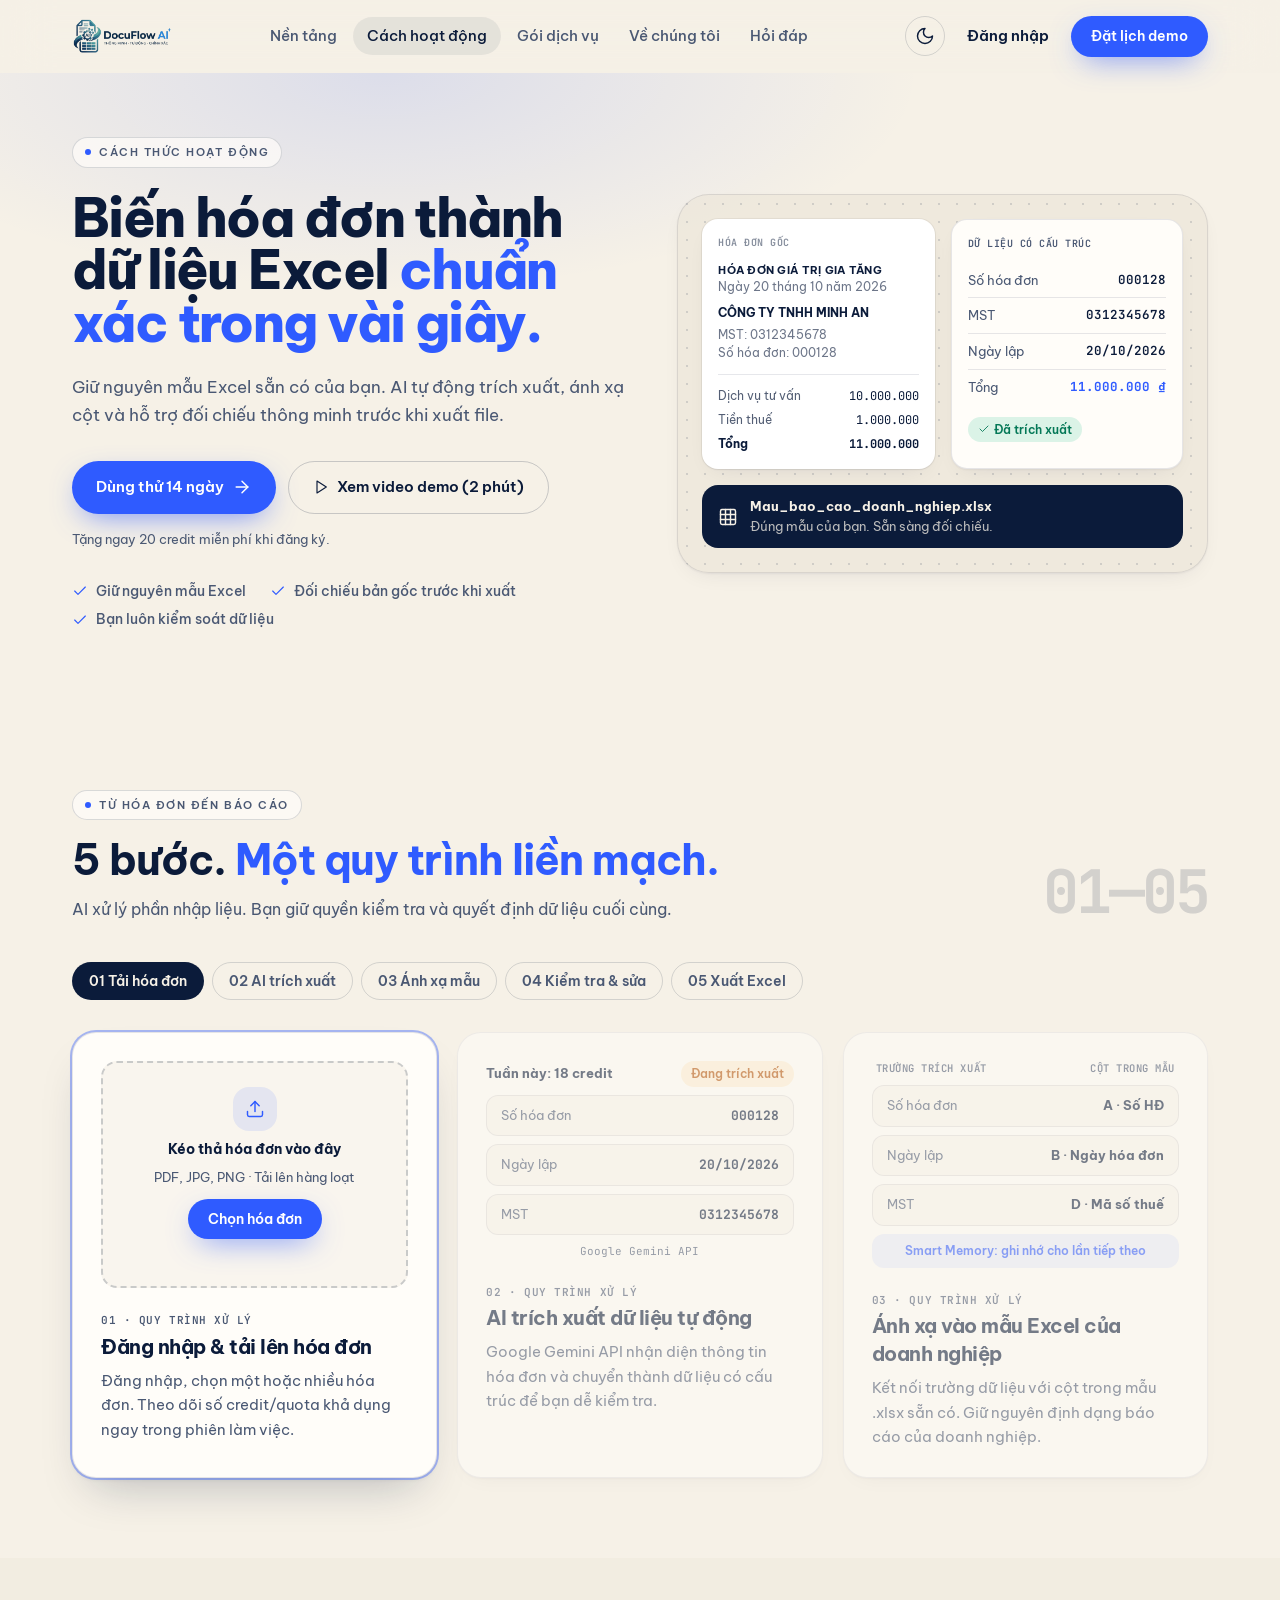
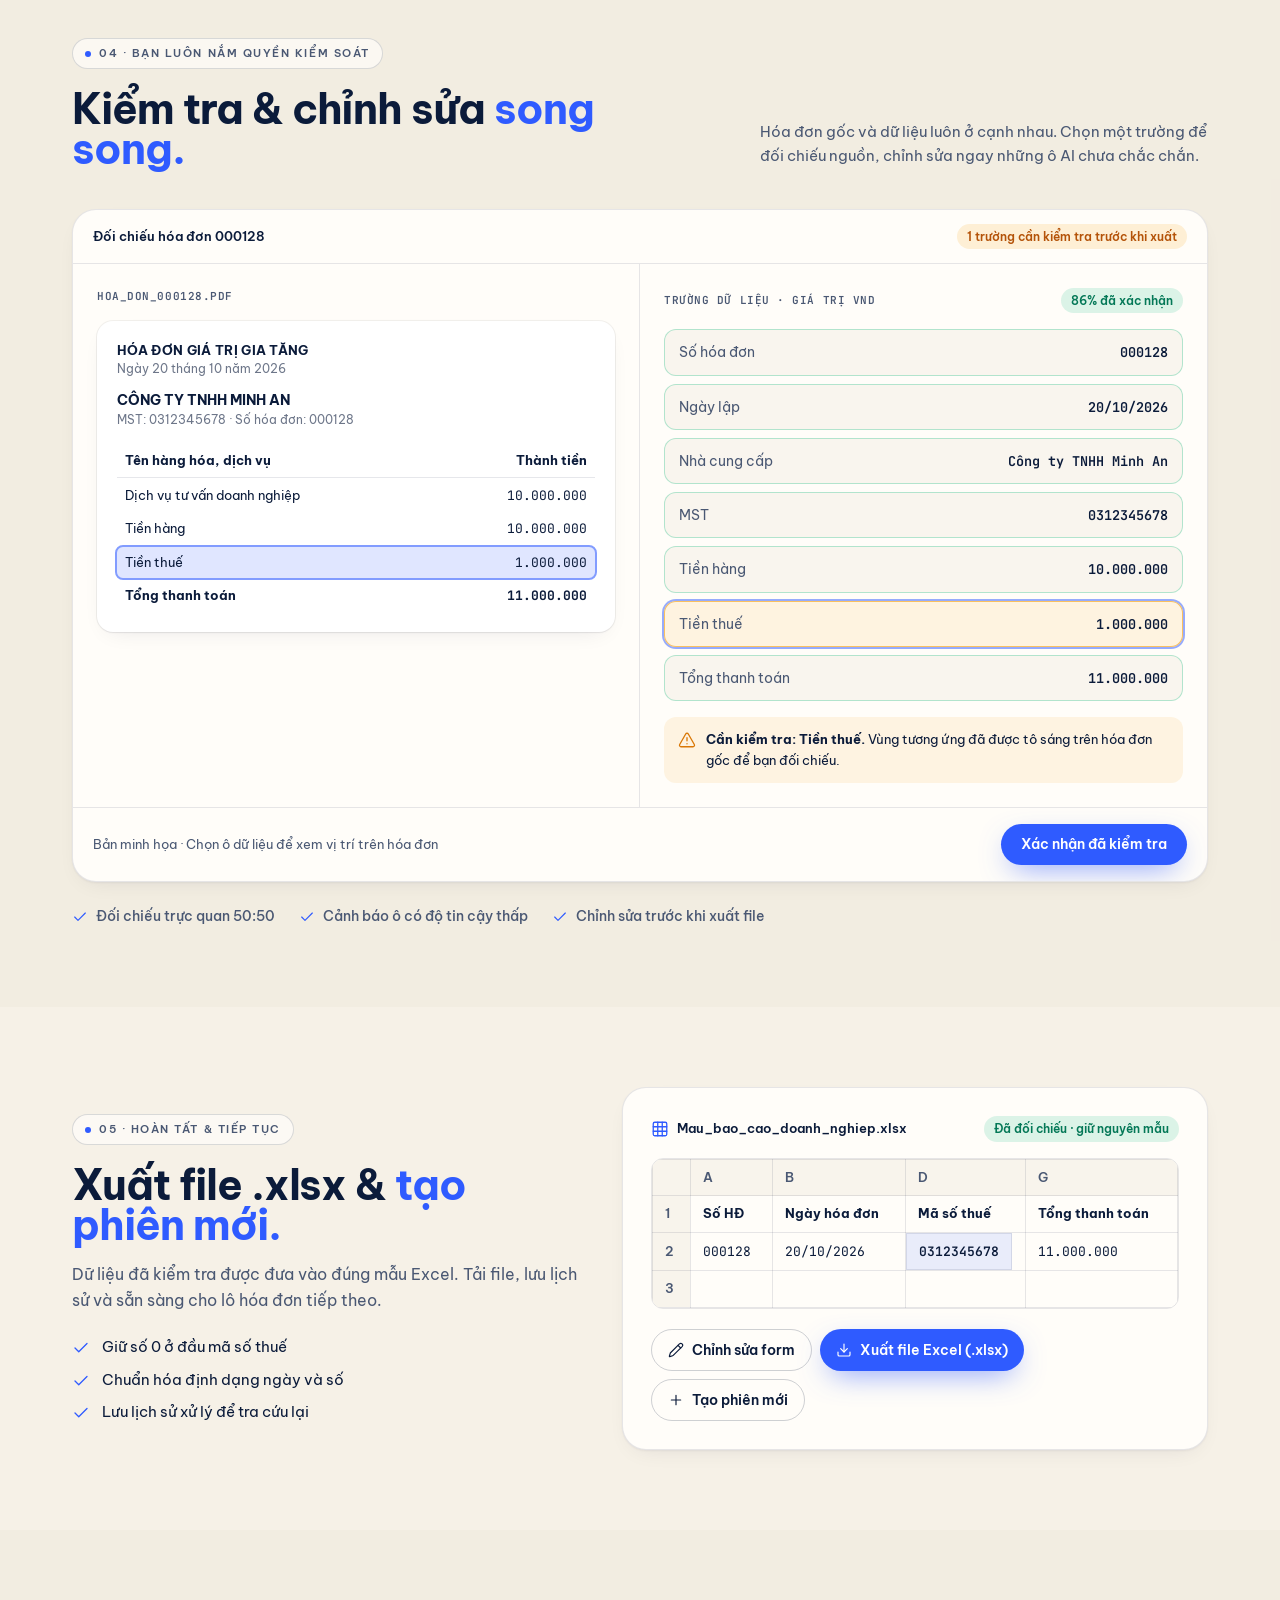
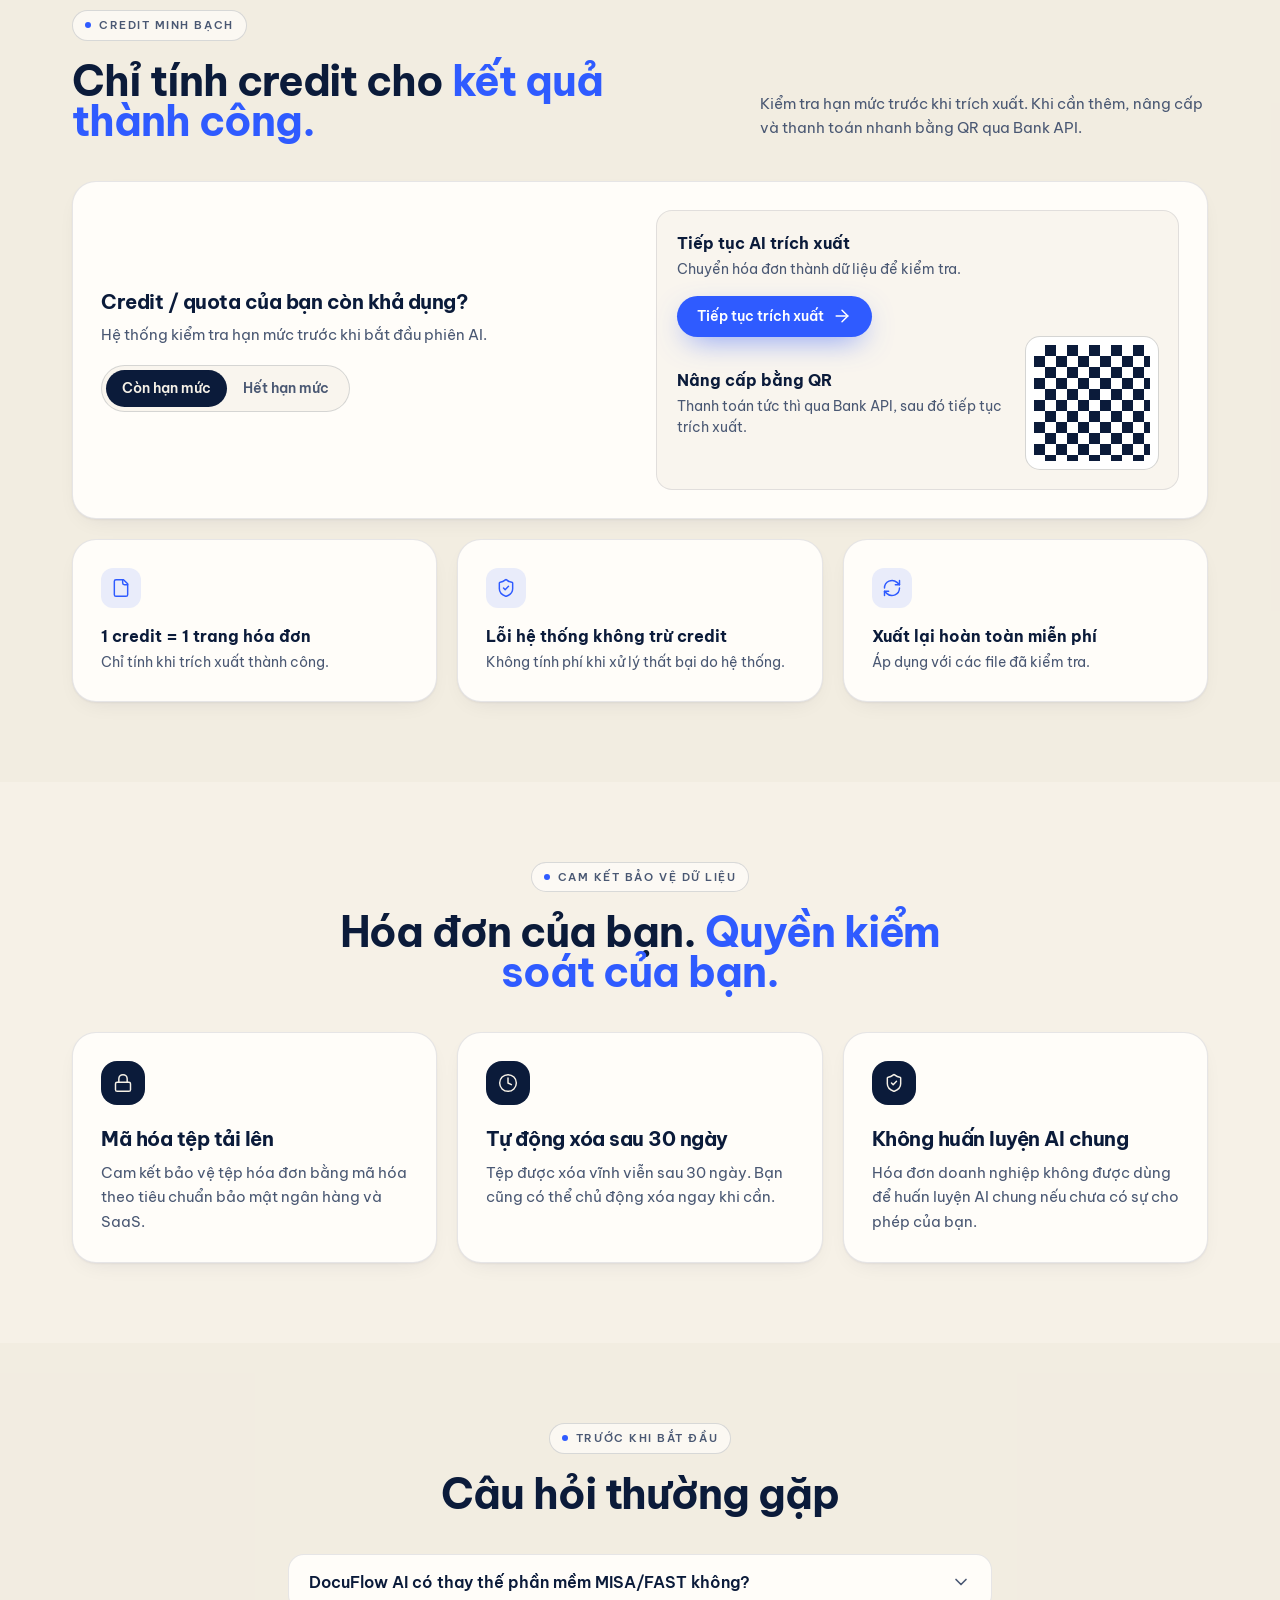
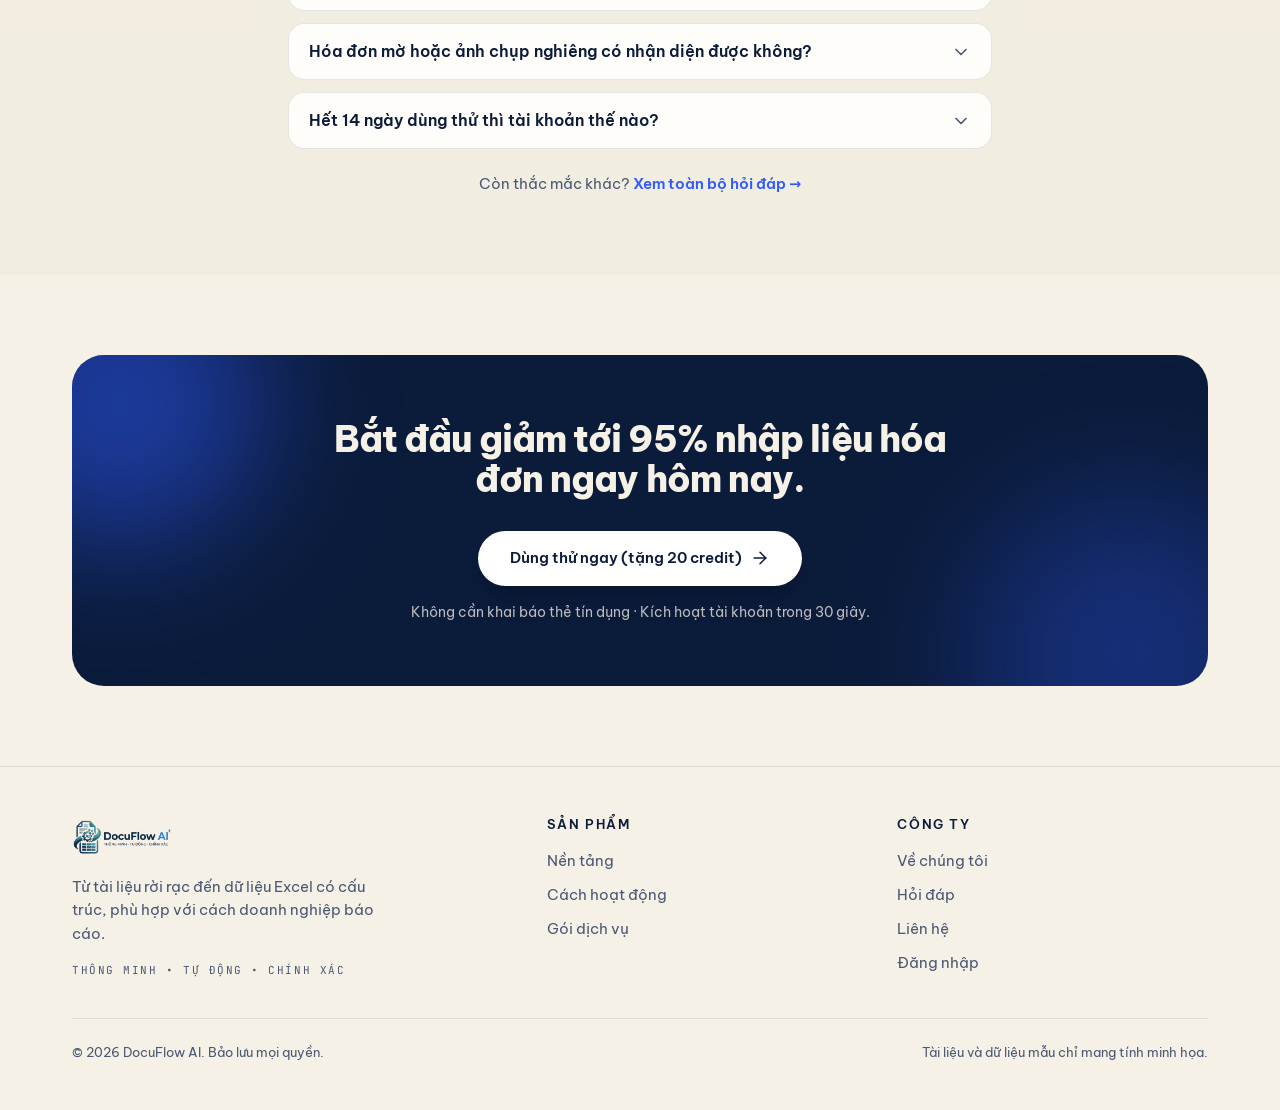
<file: cach-thuc-hoat-dong.html>
<!doctype html>
<html lang="vi">
<head>
<meta charset="utf-8" />
<meta name="viewport" content="width=device-width, initial-scale=1" />
<title>Cách hoạt động | DocuFlow AI</title>
<meta name="description" content="Quy trình 5 bước từ hóa đơn đến file Excel đúng mẫu của doanh nghiệp." />
<meta name="theme-color" content="#0B1B3A" />
<script>(function(){var d=document.documentElement;d.classList.add('js');var t=null;try{t=localStorage.getItem('df-theme')}catch(e){}if(t!=='light'&&t!=='dark'){t=window.matchMedia&&matchMedia('(prefers-color-scheme: dark)').matches?'dark':'light'}d.setAttribute('data-theme',t)})();</script>
<link rel="icon" type="image/x-icon" href="/favicon.ico" />
<link rel="icon" type="image/png" href="/assets/img/favicon.png" />
<link rel="preconnect" href="https://fonts.googleapis.com" />
<link rel="preconnect" href="https://fonts.gstatic.com" crossorigin />
<link href="https://fonts.googleapis.com/css2?family=Be+Vietnam+Pro:wght@400;500;600;700;800&family=JetBrains+Mono:wght@500;600&display=swap" rel="stylesheet" />
<style>*,:after,:before{--tw-border-spacing-x:0;--tw-border-spacing-y:0;--tw-translate-x:0;--tw-translate-y:0;--tw-rotate:0;--tw-skew-x:0;--tw-skew-y:0;--tw-scale-x:1;--tw-scale-y:1;--tw-pan-x: ;--tw-pan-y: ;--tw-pinch-zoom: ;--tw-scroll-snap-strictness:proximity;--tw-gradient-from-position: ;--tw-gradient-via-position: ;--tw-gradient-to-position: ;--tw-ordinal: ;--tw-slashed-zero: ;--tw-numeric-figure: ;--tw-numeric-spacing: ;--tw-numeric-fraction: ;--tw-ring-inset: ;--tw-ring-offset-width:0px;--tw-ring-offset-color:#fff;--tw-ring-color:rgba(59,130,246,.5);--tw-ring-offset-shadow:0 0 #0000;--tw-ring-shadow:0 0 #0000;--tw-shadow:0 0 #0000;--tw-shadow-colored:0 0 #0000;--tw-blur: ;--tw-brightness: ;--tw-contrast: ;--tw-grayscale: ;--tw-hue-rotate: ;--tw-invert: ;--tw-saturate: ;--tw-sepia: ;--tw-drop-shadow: ;--tw-backdrop-blur: ;--tw-backdrop-brightness: ;--tw-backdrop-contrast: ;--tw-backdrop-grayscale: ;--tw-backdrop-hue-rotate: ;--tw-backdrop-invert: ;--tw-backdrop-opacity: ;--tw-backdrop-saturate: ;--tw-backdrop-sepia: ;--tw-contain-size: ;--tw-contain-layout: ;--tw-contain-paint: ;--tw-contain-style: }::backdrop{--tw-border-spacing-x:0;--tw-border-spacing-y:0;--tw-translate-x:0;--tw-translate-y:0;--tw-rotate:0;--tw-skew-x:0;--tw-skew-y:0;--tw-scale-x:1;--tw-scale-y:1;--tw-pan-x: ;--tw-pan-y: ;--tw-pinch-zoom: ;--tw-scroll-snap-strictness:proximity;--tw-gradient-from-position: ;--tw-gradient-via-position: ;--tw-gradient-to-position: ;--tw-ordinal: ;--tw-slashed-zero: ;--tw-numeric-figure: ;--tw-numeric-spacing: ;--tw-numeric-fraction: ;--tw-ring-inset: ;--tw-ring-offset-width:0px;--tw-ring-offset-color:#fff;--tw-ring-color:rgba(59,130,246,.5);--tw-ring-offset-shadow:0 0 #0000;--tw-ring-shadow:0 0 #0000;--tw-shadow:0 0 #0000;--tw-shadow-colored:0 0 #0000;--tw-blur: ;--tw-brightness: ;--tw-contrast: ;--tw-grayscale: ;--tw-hue-rotate: ;--tw-invert: ;--tw-saturate: ;--tw-sepia: ;--tw-drop-shadow: ;--tw-backdrop-blur: ;--tw-backdrop-brightness: ;--tw-backdrop-contrast: ;--tw-backdrop-grayscale: ;--tw-backdrop-hue-rotate: ;--tw-backdrop-invert: ;--tw-backdrop-opacity: ;--tw-backdrop-saturate: ;--tw-backdrop-sepia: ;--tw-contain-size: ;--tw-contain-layout: ;--tw-contain-paint: ;--tw-contain-style: }/*! tailwindcss v3.4.17 | MIT License | https://tailwindcss.com*/*,:after,:before{box-sizing:border-box;border:0 solid #e5e7eb}:after,:before{--tw-content:""}:host,html{line-height:1.5;-webkit-text-size-adjust:100%;-moz-tab-size:4;-o-tab-size:4;tab-size:4;font-family:Be Vietnam Pro,Inter,ui-sans-serif,system-ui,-apple-system,Segoe UI,Roboto,sans-serif;font-feature-settings:normal;font-variation-settings:normal;-webkit-tap-highlight-color:transparent}body{margin:0;line-height:inherit}hr{height:0;color:inherit;border-top-width:1px}abbr:where([title]){-webkit-text-decoration:underline dotted;text-decoration:underline dotted}h1,h2,h3,h4,h5,h6{font-size:inherit;font-weight:inherit}a{color:inherit;text-decoration:inherit}b,strong{font-weight:bolder}code,kbd,pre,samp{font-family:JetBrains Mono,ui-monospace,SFMono-Regular,Menlo,Consolas,monospace;font-feature-settings:normal;font-variation-settings:normal;font-size:1em}small{font-size:80%}sub,sup{font-size:75%;line-height:0;position:relative;vertical-align:baseline}sub{bottom:-.25em}sup{top:-.5em}table{text-indent:0;border-color:inherit;border-collapse:collapse}button,input,optgroup,select,textarea{font-family:inherit;font-feature-settings:inherit;font-variation-settings:inherit;font-size:100%;font-weight:inherit;line-height:inherit;letter-spacing:inherit;color:inherit;margin:0;padding:0}button,select{text-transform:none}button,input:where([type=button]),input:where([type=reset]),input:where([type=submit]){-webkit-appearance:button;background-color:transparent;background-image:none}:-moz-focusring{outline:auto}:-moz-ui-invalid{box-shadow:none}progress{vertical-align:baseline}::-webkit-inner-spin-button,::-webkit-outer-spin-button{height:auto}[type=search]{-webkit-appearance:textfield;outline-offset:-2px}::-webkit-search-decoration{-webkit-appearance:none}::-webkit-file-upload-button{-webkit-appearance:button;font:inherit}summary{display:list-item}blockquote,dd,dl,figure,h1,h2,h3,h4,h5,h6,hr,p,pre{margin:0}fieldset{margin:0}fieldset,legend{padding:0}menu,ol,ul{list-style:none;margin:0;padding:0}dialog{padding:0}textarea{resize:vertical}input::-moz-placeholder,textarea::-moz-placeholder{opacity:1;color:#9ca3af}input::placeholder,textarea::placeholder{opacity:1;color:#9ca3af}[role=button],button{cursor:pointer}:disabled{cursor:default}audio,canvas,embed,iframe,img,object,svg,video{display:block;vertical-align:middle}img,video{max-width:100%;height:auto}[hidden]:where(:not([hidden=until-found])){display:none}html{scroll-behavior:smooth;scroll-padding-top:5.5rem;-webkit-text-size-adjust:100%}body{--tw-bg-opacity:1;background-color:rgb(var(--bg)/var(--tw-bg-opacity,1));font-family:Be Vietnam Pro,Inter,ui-sans-serif,system-ui,-apple-system,Segoe UI,Roboto,sans-serif;--tw-text-opacity:1;color:rgb(var(--ink)/var(--tw-text-opacity,1));-webkit-font-smoothing:antialiased;-moz-osx-font-smoothing:grayscale;text-rendering:optimizeLegibility}::-moz-selection{background:rgb(var(--brand)/.25)}::selection{background:rgb(var(--brand)/.25)}:focus-visible{outline:2px solid rgb(var(--brand));outline-offset:3px;border-radius:8px}.ic{width:1.25rem;height:1.25rem;fill:none;stroke:currentColor;stroke-width:1.75;stroke-linecap:round;stroke-linejoin:round;flex:none}.wrap{margin-left:auto;margin-right:auto;width:100%;max-width:1200px;padding-left:1rem;padding-right:1rem}@media (min-width:640px){.wrap{padding-left:1.5rem;padding-right:1.5rem}}@media (min-width:1024px){.wrap{padding-left:2rem;padding-right:2rem}}.eyebrow{display:inline-flex;align-items:center;gap:.5rem;border-radius:9999px;border-width:1px;border-color:rgb(var(--line)/.15);background-color:rgb(var(--surface)/.7);padding:.375rem .75rem;font-size:11px;font-weight:600;text-transform:uppercase;letter-spacing:.14em;--tw-text-opacity:1;color:rgb(var(--mute)/var(--tw-text-opacity,1))}.eyebrow:before{content:"";width:6px;height:6px;border-radius:99px;background:rgb(var(--brand))}.h2{font-size:1.9rem;font-weight:700;line-height:1.15;letter-spacing:-.025em}@media (min-width:640px){.h2{font-size:2.25rem;line-height:2.5rem}}@media (min-width:1024px){.h2{font-size:2.6rem}}.card{position:relative;overflow:hidden;border-radius:1.5rem;border-width:1px;border-color:rgb(var(--line)/.1);--tw-bg-opacity:1;background-color:rgb(var(--surface)/var(--tw-bg-opacity,1));padding:1.5rem;--tw-shadow:0 1px 2px rgb(var(--shadow)/.05),0 8px 24px -12px rgb(var(--shadow)/.12);--tw-shadow-colored:0 1px 2px var(--tw-shadow-color),0 8px 24px -12px var(--tw-shadow-color);box-shadow:var(--tw-ring-offset-shadow,0 0 #0000),var(--tw-ring-shadow,0 0 #0000),var(--tw-shadow)}@media (min-width:640px){.card{padding:1.75rem}}.lift{transition-property:color,background-color,border-color,text-decoration-color,fill,stroke,opacity,box-shadow,transform,filter,-webkit-backdrop-filter;transition-property:color,background-color,border-color,text-decoration-color,fill,stroke,opacity,box-shadow,transform,filter,backdrop-filter;transition-property:color,background-color,border-color,text-decoration-color,fill,stroke,opacity,box-shadow,transform,filter,backdrop-filter,-webkit-backdrop-filter;transition-timing-function:cubic-bezier(.4,0,.2,1);transition-duration:.3s;transition-timing-function:cubic-bezier(0,0,.2,1)}.lift:hover{--tw-shadow:0 2px 4px rgb(var(--shadow)/.06),0 24px 48px -20px rgb(var(--shadow)/.28);--tw-shadow-colored:0 2px 4px var(--tw-shadow-color),0 24px 48px -20px var(--tw-shadow-color);box-shadow:var(--tw-ring-offset-shadow,0 0 #0000),var(--tw-ring-shadow,0 0 #0000),var(--tw-shadow)}@media (prefers-reduced-motion:no-preference){.lift:hover{--tw-translate-y:-0.25rem;transform:translate(var(--tw-translate-x),var(--tw-translate-y)) rotate(var(--tw-rotate)) skewX(var(--tw-skew-x)) skewY(var(--tw-skew-y)) scaleX(var(--tw-scale-x)) scaleY(var(--tw-scale-y))}}.btn{display:inline-flex;align-items:center;justify-content:center;gap:.5rem;border-radius:9999px;padding:.875rem 1.5rem;font-size:15px;font-weight:600;transition-property:color,background-color,border-color,text-decoration-color,fill,stroke,opacity,box-shadow,transform,filter,-webkit-backdrop-filter;transition-property:color,background-color,border-color,text-decoration-color,fill,stroke,opacity,box-shadow,transform,filter,backdrop-filter;transition-property:color,background-color,border-color,text-decoration-color,fill,stroke,opacity,box-shadow,transform,filter,backdrop-filter,-webkit-backdrop-filter;transition-timing-function:cubic-bezier(.4,0,.2,1);transition-duration:.2s}.btn-brand{--tw-bg-opacity:1;background-color:rgb(var(--brand)/var(--tw-bg-opacity,1));--tw-text-opacity:1;color:rgb(var(--on-brand)/var(--tw-text-opacity,1));--tw-shadow:0 10px 30px -10px rgb(47 91 255/.7);--tw-shadow-colored:0 10px 30px -10px var(--tw-shadow-color);box-shadow:var(--tw-ring-offset-shadow,0 0 #0000),var(--tw-ring-shadow,0 0 #0000),var(--tw-shadow)}.btn-brand:hover{--tw-bg-opacity:1;background-color:rgb(36 80 236/var(--tw-bg-opacity,1))}@media (prefers-reduced-motion:no-preference){.btn-brand:hover{--tw-translate-y:-0.125rem;transform:translate(var(--tw-translate-x),var(--tw-translate-y)) rotate(var(--tw-rotate)) skewX(var(--tw-skew-x)) skewY(var(--tw-skew-y)) scaleX(var(--tw-scale-x)) scaleY(var(--tw-scale-y))}}.btn-ghost{border-width:1px;border-color:rgb(var(--line)/.2);background-color:transparent;--tw-text-opacity:1;color:rgb(var(--ink)/var(--tw-text-opacity,1))}.btn-ghost:hover{border-color:rgb(var(--line)/.4);background-color:rgb(var(--line)/.05)}.btn .ic{transition:transform .3s cubic-bezier(.2,.7,.2,1)}@media (prefers-reduced-motion:no-preference){.btn:hover .ic{transform:translateX(5px)}}.tick{display:flex;align-items:flex-start;gap:.75rem;font-size:15px;line-height:1.375}.tick .ic{margin-top:2px;height:18px;width:18px;--tw-text-opacity:1;color:rgb(var(--brand-text)/var(--tw-text-opacity,1))}.label{margin-bottom:.375rem;display:block;font-size:13px;font-weight:600}.field-input{width:100%;border-radius:.75rem;border-width:1px;border-color:rgb(var(--line)/.15);--tw-bg-opacity:1;background-color:rgb(var(--surface)/var(--tw-bg-opacity,1));padding:.75rem 1rem;font-size:15px;--tw-text-opacity:1;color:rgb(var(--ink)/var(--tw-text-opacity,1));transition-property:color,background-color,border-color,text-decoration-color,fill,stroke,opacity,box-shadow,transform,filter,-webkit-backdrop-filter;transition-property:color,background-color,border-color,text-decoration-color,fill,stroke,opacity,box-shadow,transform,filter,backdrop-filter;transition-property:color,background-color,border-color,text-decoration-color,fill,stroke,opacity,box-shadow,transform,filter,backdrop-filter,-webkit-backdrop-filter;transition-timing-function:cubic-bezier(.4,0,.2,1);transition-duration:.15s}.field-input::-moz-placeholder{color:rgb(var(--mute)/.7)}.field-input::placeholder{color:rgb(var(--mute)/.7)}.field-input:focus{--tw-border-opacity:1;border-color:rgb(var(--brand)/var(--tw-border-opacity,1));outline:2px solid transparent;outline-offset:2px;--tw-ring-offset-shadow:var(--tw-ring-inset) 0 0 0 var(--tw-ring-offset-width) var(--tw-ring-offset-color);--tw-ring-shadow:var(--tw-ring-inset) 0 0 0 calc(4px + var(--tw-ring-offset-width)) var(--tw-ring-color);box-shadow:var(--tw-ring-offset-shadow),var(--tw-ring-shadow),var(--tw-shadow,0 0 #0000);--tw-ring-color:rgb(var(--brand)/0.15)}.field-input.input-error{border-color:#e5484d}.field-error-msg{margin-top:.375rem;display:none;font-size:12.5px;font-weight:500;--tw-text-opacity:1;color:rgb(220 38 38/var(--tw-text-opacity,1))}.field-error-msg:where([data-theme=dark],[data-theme=dark] *){--tw-text-opacity:1;color:rgb(248 113 113/var(--tw-text-opacity,1))}.field-error-msg.visible{display:block}select.field-input{-webkit-appearance:none;-moz-appearance:none;appearance:none;background-repeat:no-repeat;padding-right:2.5rem;background-image:url("data:image/svg+xml;charset=utf-8,%3Csvg xmlns='http://www.w3.org/2000/svg' fill='none' stroke='%238a93a6' stroke-linecap='round' stroke-linejoin='round' stroke-width='2' viewBox='0 0 24 24'%3E%3Cpath d='m6 9 6 6 6-6'/%3E%3C/svg%3E");background-position:right .9rem center;background-size:1.1rem}textarea.field-input{min-height:130px;resize:vertical}.modal-overlay{position:fixed;inset:0;z-index:90;display:none;align-items:center;justify-content:center;background-color:rgba(5,13,31,.6);padding:1rem;--tw-backdrop-blur:blur(4px);-webkit-backdrop-filter:var(--tw-backdrop-blur) var(--tw-backdrop-brightness) var(--tw-backdrop-contrast) var(--tw-backdrop-grayscale) var(--tw-backdrop-hue-rotate) var(--tw-backdrop-invert) var(--tw-backdrop-opacity) var(--tw-backdrop-saturate) var(--tw-backdrop-sepia);backdrop-filter:var(--tw-backdrop-blur) var(--tw-backdrop-brightness) var(--tw-backdrop-contrast) var(--tw-backdrop-grayscale) var(--tw-backdrop-hue-rotate) var(--tw-backdrop-invert) var(--tw-backdrop-opacity) var(--tw-backdrop-saturate) var(--tw-backdrop-sepia)}.modal-overlay.active{display:flex}.modal-box{max-height:92vh;width:100%;max-width:36rem;overflow-y:auto;border-radius:1.5rem;border-width:1px;border-color:rgb(var(--line)/.1);--tw-bg-opacity:1;background-color:rgb(var(--surface)/var(--tw-bg-opacity,1));padding:1.5rem;--tw-shadow:0 2px 4px rgb(var(--shadow)/.06),0 24px 48px -20px rgb(var(--shadow)/.28);--tw-shadow-colored:0 2px 4px var(--tw-shadow-color),0 24px 48px -20px var(--tw-shadow-color);box-shadow:var(--tw-ring-offset-shadow,0 0 #0000),var(--tw-ring-shadow,0 0 #0000),var(--tw-shadow)}@media (min-width:640px){.modal-box{padding:2rem}}.modal-header{display:flex;align-items:flex-start;justify-content:space-between;gap:1rem}.modal-title{margin-top:.5rem;font-size:1.25rem;line-height:1.75rem;font-weight:700;letter-spacing:-.025em}@media (min-width:640px){.modal-title{font-size:1.5rem;line-height:2rem}}.modal-close-btn{display:grid;height:2.25rem;width:2.25rem;flex:none;place-items:center;border-radius:9999px;font-size:1.5rem;line-height:2rem;line-height:1;--tw-text-opacity:1;color:rgb(var(--mute)/var(--tw-text-opacity,1));transition-property:color,background-color,border-color,text-decoration-color,fill,stroke,opacity,box-shadow,transform,filter,-webkit-backdrop-filter;transition-property:color,background-color,border-color,text-decoration-color,fill,stroke,opacity,box-shadow,transform,filter,backdrop-filter;transition-property:color,background-color,border-color,text-decoration-color,fill,stroke,opacity,box-shadow,transform,filter,backdrop-filter,-webkit-backdrop-filter;transition-timing-function:cubic-bezier(.4,0,.2,1);transition-duration:.15s}.modal-close-btn:hover{background-color:rgb(var(--line)/.1);--tw-text-opacity:1;color:rgb(var(--ink)/var(--tw-text-opacity,1))}.modal-desc{margin-top:.75rem;font-size:14.5px;line-height:1.625;--tw-text-opacity:1;color:rgb(var(--mute)/var(--tw-text-opacity,1))}.modal-actions{margin-top:1.5rem;display:flex;flex-wrap:wrap;justify-content:flex-end;gap:.5rem}.modal-actions .btn{padding:.625rem 1.25rem!important;font-size:14px!important}.modal-doc-tabs{margin-top:1rem;display:flex;gap:.5rem;overflow-x:auto;padding-bottom:.25rem}.modal-tab-btn{white-space:nowrap;border-radius:9999px;border-width:1px;border-color:rgb(var(--line)/.15);padding:.375rem .875rem;font-size:13px;font-weight:500;--tw-text-opacity:1;color:rgb(var(--mute)/var(--tw-text-opacity,1));transition-property:color,background-color,border-color,text-decoration-color,fill,stroke,opacity,box-shadow,transform,filter,-webkit-backdrop-filter;transition-property:color,background-color,border-color,text-decoration-color,fill,stroke,opacity,box-shadow,transform,filter,backdrop-filter;transition-property:color,background-color,border-color,text-decoration-color,fill,stroke,opacity,box-shadow,transform,filter,backdrop-filter,-webkit-backdrop-filter;transition-timing-function:cubic-bezier(.4,0,.2,1);transition-duration:.15s}.modal-tab-btn:hover{--tw-text-opacity:1;color:rgb(var(--ink)/var(--tw-text-opacity,1))}.modal-tab-btn.active{border-color:transparent;--tw-bg-opacity:1;background-color:rgb(var(--ink)/var(--tw-bg-opacity,1));--tw-text-opacity:1;color:rgb(var(--bg)/var(--tw-text-opacity,1))}.edit-form-grid{margin-top:1.25rem;display:grid;gap:1rem}@media (min-width:640px){.edit-form-grid{grid-template-columns:repeat(2,minmax(0,1fr))}.edit-form-field.full{grid-column:span 2/span 2}}.edit-form-field label{margin-bottom:.375rem;display:block;font-size:13px;font-weight:600}.edit-form-field label small{font-weight:400;--tw-text-opacity:1;color:rgb(var(--mute)/var(--tw-text-opacity,1))}.edit-form-field input{width:100%;border-radius:.75rem;border-width:1px;border-color:rgb(var(--line)/.15);--tw-bg-opacity:1;background-color:rgb(var(--surface)/var(--tw-bg-opacity,1));padding:.75rem 1rem;font-size:15px;--tw-text-opacity:1;color:rgb(var(--ink)/var(--tw-text-opacity,1));transition-property:color,background-color,border-color,text-decoration-color,fill,stroke,opacity,box-shadow,transform,filter,-webkit-backdrop-filter;transition-property:color,background-color,border-color,text-decoration-color,fill,stroke,opacity,box-shadow,transform,filter,backdrop-filter;transition-property:color,background-color,border-color,text-decoration-color,fill,stroke,opacity,box-shadow,transform,filter,backdrop-filter,-webkit-backdrop-filter;transition-timing-function:cubic-bezier(.4,0,.2,1);transition-duration:.15s}.edit-form-field input::-moz-placeholder{color:rgb(var(--mute)/.7)}.edit-form-field input::placeholder{color:rgb(var(--mute)/.7)}.edit-form-field input:focus{--tw-border-opacity:1;border-color:rgb(var(--brand)/var(--tw-border-opacity,1));outline:2px solid transparent;outline-offset:2px;--tw-ring-offset-shadow:var(--tw-ring-inset) 0 0 0 var(--tw-ring-offset-width) var(--tw-ring-offset-color);--tw-ring-shadow:var(--tw-ring-inset) 0 0 0 calc(4px + var(--tw-ring-offset-width)) var(--tw-ring-color);box-shadow:var(--tw-ring-offset-shadow),var(--tw-ring-shadow),var(--tw-shadow,0 0 #0000);--tw-ring-color:rgb(var(--brand)/0.15)}.edit-form-field input.input-error{border-color:#e5484d}select.edit-form-field input{-webkit-appearance:none;-moz-appearance:none;appearance:none;background-repeat:no-repeat;padding-right:2.5rem;background-image:url("data:image/svg+xml;charset=utf-8,%3Csvg xmlns='http://www.w3.org/2000/svg' fill='none' stroke='%238a93a6' stroke-linecap='round' stroke-linejoin='round' stroke-width='2' viewBox='0 0 24 24'%3E%3Cpath d='m6 9 6 6 6-6'/%3E%3C/svg%3E");background-position:right .9rem center;background-size:1.1rem}textarea.edit-form-field input{min-height:130px;resize:vertical}.edit-form-field input.mono,.edit-form-field.highlight input{font-family:JetBrains Mono,ui-monospace,SFMono-Regular,Menlo,Consolas,monospace}.edit-form-field.highlight input{border-color:rgb(var(--brand)/.4);background-color:rgb(var(--brand)/.1);font-weight:600}.edit-preview-badge{margin-top:1.25rem;display:flex;flex-wrap:wrap;align-items:center;justify-content:space-between;gap:.5rem;border-radius:1rem;background-color:rgb(var(--bg)/.7);padding:.75rem 1rem;font-size:13px}.chip{display:inline-flex;align-items:center;gap:.25rem;border-radius:9999px;background-color:rgb(var(--line)/.1);padding:.25rem .625rem;font-size:11.5px;font-weight:600}.chip.ok{background-color:rgba(16,185,129,.15);--tw-text-opacity:1;color:rgb(4 120 87/var(--tw-text-opacity,1))}.chip.ok:where([data-theme=dark],[data-theme=dark] *){--tw-text-opacity:1;color:rgb(110 231 183/var(--tw-text-opacity,1))}.chip.\!ok{background-color:rgba(16,185,129,.15);--tw-text-opacity:1;color:rgb(4 120 87/var(--tw-text-opacity,1))}.chip.\!ok:where([data-theme=dark],[data-theme=dark] *){--tw-text-opacity:1;color:rgb(110 231 183/var(--tw-text-opacity,1))}.chip.warn{background-color:rgba(245,158,11,.15);--tw-text-opacity:1;color:rgb(180 83 9/var(--tw-text-opacity,1))}.chip.warn:where([data-theme=dark],[data-theme=dark] *){--tw-text-opacity:1;color:rgb(252 211 77/var(--tw-text-opacity,1))}#toast{pointer-events:none;position:fixed;bottom:1.5rem;left:50%;z-index:100;max-width:90vw;--tw-translate-x:-50%;--tw-translate-y:1rem;border-radius:9999px;--tw-bg-opacity:1;background-color:rgb(var(--ink)/var(--tw-bg-opacity,1));padding:.75rem 1.25rem;text-align:center;font-size:14px;font-weight:500;--tw-text-opacity:1;color:rgb(var(--bg)/var(--tw-text-opacity,1));opacity:0;--tw-shadow:0 2px 4px rgb(var(--shadow)/.06),0 24px 48px -20px rgb(var(--shadow)/.28);--tw-shadow-colored:0 2px 4px var(--tw-shadow-color),0 24px 48px -20px var(--tw-shadow-color);box-shadow:var(--tw-ring-offset-shadow,0 0 #0000),var(--tw-ring-shadow,0 0 #0000),var(--tw-shadow);transition-property:color,background-color,border-color,text-decoration-color,fill,stroke,opacity,box-shadow,transform,filter,-webkit-backdrop-filter;transition-property:color,background-color,border-color,text-decoration-color,fill,stroke,opacity,box-shadow,transform,filter,backdrop-filter;transition-property:color,background-color,border-color,text-decoration-color,fill,stroke,opacity,box-shadow,transform,filter,backdrop-filter,-webkit-backdrop-filter;transition-timing-function:cubic-bezier(.4,0,.2,1);transition-duration:.3s}#toast,#toast.show{transform:translate(var(--tw-translate-x),var(--tw-translate-y)) rotate(var(--tw-rotate)) skewX(var(--tw-skew-x)) skewY(var(--tw-skew-y)) scaleX(var(--tw-scale-x)) scaleY(var(--tw-scale-y))}#toast.show{--tw-translate-y:0px;opacity:1}.toast-container{position:fixed;right:1rem;top:1rem;z-index:100;display:flex;width:min(92vw,380px);flex-direction:column;gap:.5rem}.toast{display:flex;--tw-translate-x:1.5rem;align-items:center;justify-content:space-between;gap:.75rem;border-radius:1rem;--tw-bg-opacity:1;background-color:rgb(var(--ink)/var(--tw-bg-opacity,1));padding:.75rem 1rem;font-size:14px;font-weight:500;--tw-text-opacity:1;color:rgb(var(--bg)/var(--tw-text-opacity,1));opacity:0;--tw-shadow:0 2px 4px rgb(var(--shadow)/.06),0 24px 48px -20px rgb(var(--shadow)/.28);--tw-shadow-colored:0 2px 4px var(--tw-shadow-color),0 24px 48px -20px var(--tw-shadow-color);box-shadow:var(--tw-ring-offset-shadow,0 0 #0000),var(--tw-ring-shadow,0 0 #0000),var(--tw-shadow);transition-property:color,background-color,border-color,text-decoration-color,fill,stroke,opacity,box-shadow,transform,filter,-webkit-backdrop-filter;transition-property:color,background-color,border-color,text-decoration-color,fill,stroke,opacity,box-shadow,transform,filter,backdrop-filter;transition-property:color,background-color,border-color,text-decoration-color,fill,stroke,opacity,box-shadow,transform,filter,backdrop-filter,-webkit-backdrop-filter;transition-timing-function:cubic-bezier(.4,0,.2,1);transition-duration:.3s}.toast,.toast.show{transform:translate(var(--tw-translate-x),var(--tw-translate-y)) rotate(var(--tw-rotate)) skewX(var(--tw-skew-x)) skewY(var(--tw-skew-y)) scaleX(var(--tw-scale-x)) scaleY(var(--tw-scale-y))}.toast.show{--tw-translate-x:0px;opacity:1}.toast-success{background-color:rgb(5 150 105/var(--tw-bg-opacity,1))}.toast-error,.toast-success{--tw-bg-opacity:1;--tw-text-opacity:1;color:rgb(255 255 255/var(--tw-text-opacity,1))}.toast-error{background-color:rgb(220 38 38/var(--tw-bg-opacity,1))}.toast-close{font-size:1.25rem;line-height:1.75rem;line-height:1;opacity:.8}.toast-close:hover{opacity:1}.spinner{display:none;height:1rem;width:1rem}@keyframes spin{to{transform:rotate(1turn)}}.spinner{animation:spin 1s linear infinite;border-radius:9999px;border-width:2px;border-color:hsla(0,0%,100%,.4);--tw-border-opacity:1;border-top-color:rgb(255 255 255/var(--tw-border-opacity,1))}.acc details{border-radius:1rem;border-width:1px;border-color:rgb(var(--line)/.1);--tw-bg-opacity:1;background-color:rgb(var(--surface)/var(--tw-bg-opacity,1));transition-property:color,background-color,border-color,text-decoration-color,fill,stroke,opacity,box-shadow,transform,filter,-webkit-backdrop-filter;transition-property:color,background-color,border-color,text-decoration-color,fill,stroke,opacity,box-shadow,transform,filter,backdrop-filter;transition-property:color,background-color,border-color,text-decoration-color,fill,stroke,opacity,box-shadow,transform,filter,backdrop-filter,-webkit-backdrop-filter;transition-timing-function:cubic-bezier(.4,0,.2,1);transition-duration:.15s}.acc details+details{margin-top:.75rem}.acc details[open]{--tw-shadow:0 1px 2px rgb(var(--shadow)/.05),0 8px 24px -12px rgb(var(--shadow)/.12);--tw-shadow-colored:0 1px 2px var(--tw-shadow-color),0 8px 24px -12px var(--tw-shadow-color);box-shadow:var(--tw-ring-offset-shadow,0 0 #0000),var(--tw-ring-shadow,0 0 #0000),var(--tw-shadow)}.acc summary{display:flex;cursor:pointer;list-style-type:none;align-items:center;justify-content:space-between;gap:1rem;border-radius:1rem;padding:1rem 1.25rem;font-size:15.5px;font-weight:600}.acc summary::-webkit-details-marker{display:none}.acc summary:after{content:"";width:20px;height:20px;flex:none;background:rgb(var(--mute));transition:transform .3s ease;-webkit-mask:url("data:image/svg+xml;charset=utf-8,%3Csvg xmlns='http://www.w3.org/2000/svg' fill='none' stroke='%23000' stroke-linecap='round' stroke-linejoin='round' stroke-width='2' viewBox='0 0 24 24'%3E%3Cpath d='m6 9 6 6 6-6'/%3E%3C/svg%3E") center /contain no-repeat;mask:url("data:image/svg+xml;charset=utf-8,%3Csvg xmlns='http://www.w3.org/2000/svg' fill='none' stroke='%23000' stroke-linecap='round' stroke-linejoin='round' stroke-width='2' viewBox='0 0 24 24'%3E%3Cpath d='m6 9 6 6 6-6'/%3E%3C/svg%3E") center /contain no-repeat}.acc details[open]>summary:after{transform:rotate(180deg)}.acc details>div,.acc details>p{padding-left:1.25rem;padding-right:1.25rem;padding-bottom:1.25rem;font-size:15px;line-height:1.625}.acc details>div,.acc details>p,.tab{--tw-text-opacity:1;color:rgb(var(--mute)/var(--tw-text-opacity,1))}.tab{white-space:nowrap;border-radius:9999px;border-width:1px;border-color:rgb(var(--line)/.15);padding:.5rem 1rem;font-size:13.5px;font-weight:600;transition-property:color,background-color,border-color,text-decoration-color,fill,stroke,opacity,box-shadow,transform,filter,-webkit-backdrop-filter;transition-property:color,background-color,border-color,text-decoration-color,fill,stroke,opacity,box-shadow,transform,filter,backdrop-filter;transition-property:color,background-color,border-color,text-decoration-color,fill,stroke,opacity,box-shadow,transform,filter,backdrop-filter,-webkit-backdrop-filter;transition-timing-function:cubic-bezier(.4,0,.2,1);transition-duration:.15s}.tab:hover{--tw-text-opacity:1;color:rgb(var(--ink)/var(--tw-text-opacity,1))}.tab.\!on,.tab.on{border-color:transparent;--tw-bg-opacity:1;background-color:rgb(var(--ink)/var(--tw-bg-opacity,1));--tw-text-opacity:1;color:rgb(var(--bg)/var(--tw-text-opacity,1))}#quy-trinh .step{transition-property:color,background-color,border-color,text-decoration-color,fill,stroke,opacity,box-shadow,transform,filter,-webkit-backdrop-filter;transition-property:color,background-color,border-color,text-decoration-color,fill,stroke,opacity,box-shadow,transform,filter,backdrop-filter;transition-property:color,background-color,border-color,text-decoration-color,fill,stroke,opacity,box-shadow,transform,filter,backdrop-filter,-webkit-backdrop-filter;transition-timing-function:cubic-bezier(.4,0,.2,1);transition-duration:.3s}#quy-trinh .step:not(.on){opacity:.55}#quy-trinh .step.\!on,#quy-trinh .step.on{--tw-shadow:0 2px 4px rgb(var(--shadow)/.06),0 24px 48px -20px rgb(var(--shadow)/.28);--tw-shadow-colored:0 2px 4px var(--tw-shadow-color),0 24px 48px -20px var(--tw-shadow-color);box-shadow:var(--tw-ring-offset-shadow,0 0 #0000),var(--tw-ring-shadow,0 0 #0000),var(--tw-shadow);--tw-ring-offset-shadow:var(--tw-ring-inset) 0 0 0 var(--tw-ring-offset-width) var(--tw-ring-offset-color);--tw-ring-shadow:var(--tw-ring-inset) 0 0 0 calc(2px + var(--tw-ring-offset-width)) var(--tw-ring-color);box-shadow:var(--tw-ring-offset-shadow),var(--tw-ring-shadow),var(--tw-shadow,0 0 #0000);--tw-ring-color:rgb(var(--brand)/0.4)}.drop,.upl{display:flex;flex-direction:column;align-items:center;gap:.5rem;border-radius:1rem;border-width:2px;border-style:dashed;border-color:rgb(var(--line)/.2);background-color:rgb(var(--bg)/.6);padding:1.5rem 1rem;text-align:center;font-size:14px;transition-property:color,background-color,border-color,text-decoration-color,fill,stroke,opacity,box-shadow,transform,filter,-webkit-backdrop-filter;transition-property:color,background-color,border-color,text-decoration-color,fill,stroke,opacity,box-shadow,transform,filter,backdrop-filter;transition-property:color,background-color,border-color,text-decoration-color,fill,stroke,opacity,box-shadow,transform,filter,backdrop-filter,-webkit-backdrop-filter;transition-timing-function:cubic-bezier(.4,0,.2,1);transition-duration:.15s}.drop.over,.upl.over{--tw-border-opacity:1;border-color:rgb(var(--brand)/var(--tw-border-opacity,1));background-color:rgb(var(--brand)/.1)}.kvrow,.map-row{display:flex;justify-content:space-between;padding:.625rem .875rem;font-size:13px}.field,.kvrow,.map-row{align-items:center;gap:.75rem;border-radius:.75rem;border-width:1px;border-color:rgb(var(--line)/.1);background-color:rgb(var(--bg)/.6)}.field{display:grid;cursor:pointer;grid-template-columns:1fr 1.2fr;padding:.5rem .875rem;font-size:13.5px;transition-property:color,background-color,border-color,text-decoration-color,fill,stroke,opacity,box-shadow,transform,filter,-webkit-backdrop-filter;transition-property:color,background-color,border-color,text-decoration-color,fill,stroke,opacity,box-shadow,transform,filter,backdrop-filter;transition-property:color,background-color,border-color,text-decoration-color,fill,stroke,opacity,box-shadow,transform,filter,backdrop-filter,-webkit-backdrop-filter;transition-timing-function:cubic-bezier(.4,0,.2,1);transition-duration:.15s}.field+.field{margin-top:.5rem}.field input{width:100%;min-width:0;background-color:transparent;padding-top:.25rem;padding-bottom:.25rem;text-align:right;font-family:JetBrains Mono,ui-monospace,SFMono-Regular,Menlo,Consolas,monospace;font-weight:600;outline:2px solid transparent;outline-offset:2px}.field>span{--tw-text-opacity:1;color:rgb(var(--mute)/var(--tw-text-opacity,1))}.field.done{border-color:rgba(16,185,129,.3)}.field.\!low,.field.low{border-color:rgba(245,158,11,.6);background-color:rgba(245,158,11,.1)}.field.sel{--tw-ring-offset-shadow:var(--tw-ring-inset) 0 0 0 var(--tw-ring-offset-width) var(--tw-ring-offset-color);--tw-ring-shadow:var(--tw-ring-inset) 0 0 0 calc(2px + var(--tw-ring-offset-width)) var(--tw-ring-color);box-shadow:var(--tw-ring-offset-shadow),var(--tw-ring-shadow),var(--tw-shadow,0 0 #0000);--tw-ring-color:rgb(var(--brand)/0.5)}.inv .row{display:flex;justify-content:space-between;gap:.75rem;border-radius:.375rem;padding:.375rem .5rem;font-size:13px;transition-property:color,background-color,border-color,text-decoration-color,fill,stroke,opacity,box-shadow,transform,filter,-webkit-backdrop-filter;transition-property:color,background-color,border-color,text-decoration-color,fill,stroke,opacity,box-shadow,transform,filter,backdrop-filter;transition-property:color,background-color,border-color,text-decoration-color,fill,stroke,opacity,box-shadow,transform,filter,backdrop-filter,-webkit-backdrop-filter;transition-timing-function:cubic-bezier(.4,0,.2,1);transition-duration:.15s}.inv .row.hl{background-color:rgb(var(--brand)/.15);outline-style:solid;outline-width:2px;outline-color:rgb(var(--brand)/.6)}.sw{display:inline-flex;border-radius:9999px;border-width:1px;border-color:rgb(var(--line)/.15);background-color:rgb(var(--bg)/.6);padding:.25rem}.sw button{border-radius:9999px;padding:.5rem 1rem;font-size:13.5px;font-weight:600;--tw-text-opacity:1;color:rgb(var(--mute)/var(--tw-text-opacity,1));transition-property:color,background-color,border-color,text-decoration-color,fill,stroke,opacity,box-shadow,transform,filter,-webkit-backdrop-filter;transition-property:color,background-color,border-color,text-decoration-color,fill,stroke,opacity,box-shadow,transform,filter,backdrop-filter;transition-property:color,background-color,border-color,text-decoration-color,fill,stroke,opacity,box-shadow,transform,filter,backdrop-filter,-webkit-backdrop-filter;transition-timing-function:cubic-bezier(.4,0,.2,1);transition-duration:.15s}.sw button.\!on,.sw button.on{--tw-bg-opacity:1;background-color:rgb(var(--ink)/var(--tw-bg-opacity,1));--tw-text-opacity:1;color:rgb(var(--bg)/var(--tw-text-opacity,1))}.qr{width:132px;height:132px;flex:none;border-radius:14px;border:8px solid #fff;background-color:#fff;background-image:conic-gradient(#0b1b3a 25%,#fff 0 50%,#0b1b3a 0 75%,#fff 0);background-size:22px 22px;box-shadow:0 0 0 1px rgb(var(--line)/.15)}.xlsx td,.xlsx th{border-width:1px;border-color:rgb(var(--line)/.1);padding:.5rem .75rem;text-align:left;font-size:13px}.xlsx th{background-color:rgb(var(--bg)/.7);font-weight:600;--tw-text-opacity:1;color:rgb(var(--mute)/var(--tw-text-opacity,1))}.xlsx td.hl{background-color:rgb(var(--brand)/.1);font-weight:600}.doc-item-wrapper{position:relative;display:flex;align-items:center;justify-content:space-between;gap:.5rem;border-radius:1rem;border-width:1px;border-color:rgb(var(--line)/.1);--tw-bg-opacity:1;background-color:rgb(var(--surface)/var(--tw-bg-opacity,1));padding:.625rem .75rem;transition-property:color,background-color,border-color,text-decoration-color,fill,stroke,opacity,box-shadow,transform,filter,-webkit-backdrop-filter;transition-property:color,background-color,border-color,text-decoration-color,fill,stroke,opacity,box-shadow,transform,filter,backdrop-filter;transition-property:color,background-color,border-color,text-decoration-color,fill,stroke,opacity,box-shadow,transform,filter,backdrop-filter,-webkit-backdrop-filter;transition-timing-function:cubic-bezier(.4,0,.2,1);transition-duration:.15s}.doc-item-wrapper.\!on,.doc-item-wrapper.on{border-color:rgb(var(--brand)/.5);background-color:rgb(var(--brand)/.07)}.doc-clickable{display:flex;min-width:0;flex:1 1 0%;cursor:pointer;align-items:center;gap:.75rem}.doc-menu-container{position:relative}.doc-dots-btn{display:grid;height:2rem;width:2rem;place-items:center;border-radius:9999px;--tw-text-opacity:1;color:rgb(var(--mute)/var(--tw-text-opacity,1));transition-property:color,background-color,border-color,text-decoration-color,fill,stroke,opacity,box-shadow,transform,filter,-webkit-backdrop-filter;transition-property:color,background-color,border-color,text-decoration-color,fill,stroke,opacity,box-shadow,transform,filter,backdrop-filter;transition-property:color,background-color,border-color,text-decoration-color,fill,stroke,opacity,box-shadow,transform,filter,backdrop-filter,-webkit-backdrop-filter;transition-timing-function:cubic-bezier(.4,0,.2,1);transition-duration:.15s}.doc-dots-btn:hover{background-color:rgb(var(--line)/.1);--tw-text-opacity:1;color:rgb(var(--ink)/var(--tw-text-opacity,1))}.doc-menu-dropdown{position:absolute;right:0;top:2.25rem;z-index:20;display:none;min-width:160px;border-radius:.75rem;border-width:1px;border-color:rgb(var(--line)/.1);--tw-bg-opacity:1;background-color:rgb(var(--surface)/var(--tw-bg-opacity,1));padding:.25rem;--tw-shadow:0 2px 4px rgb(var(--shadow)/.06),0 24px 48px -20px rgb(var(--shadow)/.28);--tw-shadow-colored:0 2px 4px var(--tw-shadow-color),0 24px 48px -20px var(--tw-shadow-color);box-shadow:var(--tw-ring-offset-shadow,0 0 #0000),var(--tw-ring-shadow,0 0 #0000),var(--tw-shadow)}.doc-menu-dropdown.show{display:block}.doc-menu-item{display:flex;width:100%;align-items:center;gap:.5rem;border-radius:.5rem;padding:.5rem .75rem;font-size:13px;font-weight:500;--tw-text-opacity:1;color:rgb(220 38 38/var(--tw-text-opacity,1));transition-property:color,background-color,border-color,text-decoration-color,fill,stroke,opacity,box-shadow,transform,filter,-webkit-backdrop-filter;transition-property:color,background-color,border-color,text-decoration-color,fill,stroke,opacity,box-shadow,transform,filter,backdrop-filter;transition-property:color,background-color,border-color,text-decoration-color,fill,stroke,opacity,box-shadow,transform,filter,backdrop-filter,-webkit-backdrop-filter;transition-timing-function:cubic-bezier(.4,0,.2,1);transition-duration:.15s}.doc-menu-item:hover{background-color:rgba(239,68,68,.1)}.doc-menu-item:where([data-theme=dark],[data-theme=dark] *){--tw-text-opacity:1;color:rgb(248 113 113/var(--tw-text-opacity,1))}.empty-docs-state{border-radius:1rem;border-width:1px;border-style:dashed;border-color:rgb(var(--line)/.2);padding:1.25rem;text-align:center;font-size:13px;--tw-text-opacity:1;color:rgb(var(--mute)/var(--tw-text-opacity,1))}.empty-docs-state span{display:block;font-weight:600;--tw-text-opacity:1;color:rgb(var(--ink)/var(--tw-text-opacity,1))}#tb tr{cursor:pointer;transition-property:color,background-color,border-color,text-decoration-color,fill,stroke,opacity,box-shadow,transform,filter,-webkit-backdrop-filter;transition-property:color,background-color,border-color,text-decoration-color,fill,stroke,opacity,box-shadow,transform,filter,backdrop-filter;transition-property:color,background-color,border-color,text-decoration-color,fill,stroke,opacity,box-shadow,transform,filter,backdrop-filter,-webkit-backdrop-filter;transition-timing-function:cubic-bezier(.4,0,.2,1);transition-duration:.15s}#tb tr.\!on,#tb tr.on{background-color:rgb(var(--brand)/.1)}.ws-table td,.ws-table th{white-space:nowrap;border-bottom-width:1px;border-color:rgb(var(--line)/.1);padding:.625rem .75rem;text-align:left;font-size:13px}.ws-table thead th{font-size:11px;font-weight:600;text-transform:uppercase;letter-spacing:.05em;--tw-text-opacity:1;color:rgb(var(--mute)/var(--tw-text-opacity,1))}.ws-table .r{text-align:right}#up.over{--tw-border-opacity:1;border-color:rgb(var(--brand)/var(--tw-border-opacity,1));background-color:rgb(var(--brand)/.1)}.side a.topic{display:flex;align-items:center;justify-content:space-between;border-radius:.75rem;padding:.625rem .875rem;font-size:14.5px;font-weight:500;--tw-text-opacity:1;color:rgb(var(--mute)/var(--tw-text-opacity,1));transition-property:color,background-color,border-color,text-decoration-color,fill,stroke,opacity,box-shadow,transform,filter,-webkit-backdrop-filter;transition-property:color,background-color,border-color,text-decoration-color,fill,stroke,opacity,box-shadow,transform,filter,backdrop-filter;transition-property:color,background-color,border-color,text-decoration-color,fill,stroke,opacity,box-shadow,transform,filter,backdrop-filter,-webkit-backdrop-filter;transition-timing-function:cubic-bezier(.4,0,.2,1);transition-duration:.15s}.side a.topic:hover{background-color:rgb(var(--line)/.05);--tw-text-opacity:1;color:rgb(var(--ink)/var(--tw-text-opacity,1))}.side a.topic.\!on,.side a.topic.\!on:hover,.side a.topic.on,.side a.topic.on:hover{--tw-bg-opacity:1;background-color:rgb(var(--ink)/var(--tw-bg-opacity,1));--tw-text-opacity:1;color:rgb(var(--bg)/var(--tw-text-opacity,1))}.sr-only{position:absolute;width:1px;height:1px;padding:0;margin:-1px;overflow:hidden;clip:rect(0,0,0,0);white-space:nowrap;border-width:0}.pointer-events-none{pointer-events:none}.visible{visibility:visible}.absolute{position:absolute}.relative{position:relative}.sticky{position:sticky}.inset-0{inset:0}.inset-x-0{left:0;right:0}.-bottom-32{bottom:-8rem}.-left-24{left:-6rem}.-right-16{right:-4rem}.-right-20{right:-5rem}.-right-24{right:-6rem}.-top-16{top:-4rem}.-top-20{top:-5rem}.-top-24{top:-6rem}.right-2{right:.5rem}.top-0{top:0}.top-1\/2{top:50%}.-z-10{z-index:-10}.z-50{z-index:50}.mx-auto{margin-left:auto;margin-right:auto}.my-6{margin-top:1.5rem;margin-bottom:1.5rem}.\!mt-0{margin-top:0!important}.-ml-1{margin-left:-.25rem}.-mt-1{margin-top:-.25rem}.-mt-3{margin-top:-.75rem}.mb-5{margin-bottom:1.25rem}.ml-3{margin-left:.75rem}.mt-0\.5{margin-top:.125rem}.mt-1{margin-top:.25rem}.mt-1\.5{margin-top:.375rem}.mt-10{margin-top:2.5rem}.mt-12{margin-top:3rem}.mt-14{margin-top:3.5rem}.mt-2{margin-top:.5rem}.mt-2\.5{margin-top:.625rem}.mt-3{margin-top:.75rem}.mt-4{margin-top:1rem}.mt-5{margin-top:1.25rem}.mt-6{margin-top:1.5rem}.mt-8{margin-top:2rem}.mt-9{margin-top:2.25rem}.block{display:block}.flex{display:flex}.inline-flex{display:inline-flex}.table{display:table}.grid{display:grid}.hidden{display:none}.\!h-3{height:.75rem!important}.\!h-3\.5{height:.875rem!important}.\!h-4{height:1rem!important}.\!h-\[18px\]{height:18px!important}.h-1\.5{height:.375rem}.h-10{height:2.5rem}.h-11{height:2.75rem}.h-12{height:3rem}.h-14{height:3.5rem}.h-16{height:4rem}.h-2{height:.5rem}.h-3\.5{height:.875rem}.h-4{height:1rem}.h-5{height:1.25rem}.h-56{height:14rem}.h-64{height:16rem}.h-72{height:18rem}.h-8{height:2rem}.h-80{height:20rem}.h-9{height:2.25rem}.h-96{height:24rem}.h-\[18px\]{height:18px}.h-\[22px\]{height:22px}.h-\[28rem\]{height:28rem}.h-\[420px\]{height:420px}.h-\[480px\]{height:480px}.h-\[520px\]{height:520px}.h-\[560px\]{height:560px}.h-\[620px\]{height:620px}.h-full{height:100%}.h-px{height:1px}.min-h-\[1\.2em\]{min-height:1.2em}.min-h-screen{min-height:100vh}.\!w-3{width:.75rem!important}.\!w-3\.5{width:.875rem!important}.\!w-4{width:1rem!important}.\!w-\[18px\]{width:18px!important}.w-10{width:2.5rem}.w-11{width:2.75rem}.w-12{width:3rem}.w-14{width:3.5rem}.w-2{width:.5rem}.w-3\.5{width:.875rem}.w-4{width:1rem}.w-56{width:14rem}.w-64{width:16rem}.w-72{width:18rem}.w-8{width:2rem}.w-80{width:20rem}.w-9{width:2.25rem}.w-96{width:24rem}.w-\[18px\]{width:18px}.w-\[22px\]{width:22px}.w-\[28rem\]{width:28rem}.w-\[70\%\]{width:70%}.w-\[95\%\]{width:95%}.w-full{width:100%}.min-w-0{min-width:0}.min-w-\[300px\]{min-width:300px}.min-w-\[420px\]{min-width:420px}.min-w-\[460px\]{min-width:460px}.min-w-\[720px\]{min-width:720px}.\!max-w-md{max-width:28rem!important}.max-w-2xl{max-width:42rem}.max-w-3xl{max-width:48rem}.max-w-4xl{max-width:56rem}.max-w-\[1040px\]{max-width:1040px}.max-w-\[380px\]{max-width:380px}.max-w-\[420px\]{max-width:420px}.max-w-lg{max-width:32rem}.max-w-md{max-width:28rem}.max-w-sm{max-width:24rem}.max-w-xl{max-width:36rem}.max-w-xs{max-width:20rem}.flex-1{flex:1 1 0%}.flex-none{flex:none}.border-collapse{border-collapse:collapse}.-translate-y-1\/2{--tw-translate-y:-50%}.-translate-y-1\/2,.rotate-180{transform:translate(var(--tw-translate-x),var(--tw-translate-y)) rotate(var(--tw-rotate)) skewX(var(--tw-skew-x)) skewY(var(--tw-skew-y)) scaleX(var(--tw-scale-x)) scaleY(var(--tw-scale-y))}.rotate-180{--tw-rotate:180deg}.rotate-90{--tw-rotate:90deg;transform:translate(var(--tw-translate-x),var(--tw-translate-y)) rotate(var(--tw-rotate)) skewX(var(--tw-skew-x)) skewY(var(--tw-skew-y)) scaleX(var(--tw-scale-x)) scaleY(var(--tw-scale-y))}.cursor-pointer{cursor:pointer}.grid-cols-1{grid-template-columns:repeat(1,minmax(0,1fr))}.grid-cols-2{grid-template-columns:repeat(2,minmax(0,1fr))}.grid-cols-\[1\.4fr_1fr_1fr\]{grid-template-columns:1.4fr 1fr 1fr}.grid-cols-\[minmax\(0\2c 1fr\)\]{grid-template-columns:minmax(0,1fr)}.flex-col{flex-direction:column}.flex-wrap{flex-wrap:wrap}.place-items-center{place-items:center}.items-start{align-items:flex-start}.items-end{align-items:flex-end}.items-center{align-items:center}.items-baseline{align-items:baseline}.items-stretch{align-items:stretch}.justify-center{justify-content:center}.justify-between{justify-content:space-between}.gap-0\.5{gap:.125rem}.gap-1{gap:.25rem}.gap-1\.5{gap:.375rem}.gap-10{gap:2.5rem}.gap-12{gap:3rem}.gap-2{gap:.5rem}.gap-2\.5{gap:.625rem}.gap-3{gap:.75rem}.gap-4{gap:1rem}.gap-5{gap:1.25rem}.gap-6{gap:1.5rem}.gap-8{gap:2rem}.gap-x-6{-moz-column-gap:1.5rem;column-gap:1.5rem}.gap-y-2{row-gap:.5rem}.space-y-0\.5>:not([hidden])~:not([hidden]){--tw-space-y-reverse:0;margin-top:calc(.125rem*(1 - var(--tw-space-y-reverse)));margin-bottom:calc(.125rem*var(--tw-space-y-reverse))}.space-y-1\.5>:not([hidden])~:not([hidden]){--tw-space-y-reverse:0;margin-top:calc(.375rem*(1 - var(--tw-space-y-reverse)));margin-bottom:calc(.375rem*var(--tw-space-y-reverse))}.space-y-12>:not([hidden])~:not([hidden]){--tw-space-y-reverse:0;margin-top:calc(3rem*(1 - var(--tw-space-y-reverse)));margin-bottom:calc(3rem*var(--tw-space-y-reverse))}.space-y-2>:not([hidden])~:not([hidden]){--tw-space-y-reverse:0;margin-top:calc(.5rem*(1 - var(--tw-space-y-reverse)));margin-bottom:calc(.5rem*var(--tw-space-y-reverse))}.space-y-2\.5>:not([hidden])~:not([hidden]){--tw-space-y-reverse:0;margin-top:calc(.625rem*(1 - var(--tw-space-y-reverse)));margin-bottom:calc(.625rem*var(--tw-space-y-reverse))}.space-y-3>:not([hidden])~:not([hidden]){--tw-space-y-reverse:0;margin-top:calc(.75rem*(1 - var(--tw-space-y-reverse)));margin-bottom:calc(.75rem*var(--tw-space-y-reverse))}.space-y-4>:not([hidden])~:not([hidden]){--tw-space-y-reverse:0;margin-top:calc(1rem*(1 - var(--tw-space-y-reverse)));margin-bottom:calc(1rem*var(--tw-space-y-reverse))}.divide-y>:not([hidden])~:not([hidden]){--tw-divide-y-reverse:0;border-top-width:calc(1px*(1 - var(--tw-divide-y-reverse)));border-bottom-width:calc(1px*var(--tw-divide-y-reverse))}.divide-\[\#0B1B3A\]\/10>:not([hidden])~:not([hidden]){border-color:rgba(11,27,58,.1)}.divide-line\/10>:not([hidden])~:not([hidden]){border-color:rgb(var(--line)/.1)}.self-start{align-self:flex-start}.overflow-hidden{overflow:hidden}.overflow-x-auto{overflow-x:auto}.truncate{overflow:hidden;text-overflow:ellipsis}.truncate,.whitespace-nowrap{white-space:nowrap}.\!rounded-none{border-radius:0!important}.rounded-2xl{border-radius:1rem}.rounded-3xl{border-radius:1.5rem}.rounded-4xl{border-radius:2rem}.rounded-\[11px\]{border-radius:11px}.rounded-full{border-radius:9999px}.rounded-lg{border-radius:.5rem}.rounded-md{border-radius:.375rem}.rounded-xl{border-radius:.75rem}.border{border-width:1px}.border-2{border-width:2px}.border-y{border-top-width:1px}.border-b,.border-y{border-bottom-width:1px}.border-r{border-right-width:1px}.border-t{border-top-width:1px}.border-dashed{border-style:dashed}.\!border-brand\/40{border-color:rgb(var(--brand)/.4)!important}.\!border-line\/10{border-color:rgb(var(--line)/.1)!important}.\!border-transparent{border-color:transparent!important}.border-\[\#0B1B3A\]\/10{border-color:rgba(11,27,58,.1)}.border-amber-500\/40{border-color:rgba(245,158,11,.4)}.border-brand\/30{border-color:rgb(var(--brand)/.3)}.border-line\/10{border-color:rgb(var(--line)/.1)}.border-line\/15{border-color:rgb(var(--line)/.15)}.border-line\/20{border-color:rgb(var(--line)/.2)}.border-transparent{border-color:transparent}.border-white\/15{border-color:hsla(0,0%,100%,.15)}.border-white\/20{border-color:hsla(0,0%,100%,.2)}.border-white\/30{border-color:hsla(0,0%,100%,.3)}.\!bg-feature{--tw-bg-opacity:1!important;background-color:rgb(var(--feature)/var(--tw-bg-opacity,1))!important}.\!bg-line\/\[\.07\]{background-color:rgb(var(--line)/.07)!important}.\!bg-surface{--tw-bg-opacity:1!important;background-color:rgb(var(--surface)/var(--tw-bg-opacity,1))!important}.bg-\[\#0B1B3A\]{--tw-bg-opacity:1;background-color:rgb(11 27 58/var(--tw-bg-opacity,1))}.bg-\[\#0B1B3A\]\/\[\.06\]{background-color:rgba(11,27,58,.06)}.bg-amber-500\/10{background-color:rgba(245,158,11,.1)}.bg-amber-500\/15{background-color:rgba(245,158,11,.15)}.bg-bg{--tw-bg-opacity:1;background-color:rgb(var(--bg)/var(--tw-bg-opacity,1))}.bg-bg\/40{background-color:rgb(var(--bg)/.4)}.bg-bg\/50{background-color:rgb(var(--bg)/.5)}.bg-bg\/60{background-color:rgb(var(--bg)/.6)}.bg-bg\/70{background-color:rgb(var(--bg)/.7)}.bg-bg\/80{background-color:rgb(var(--bg)/.8)}.bg-brand{--tw-bg-opacity:1;background-color:rgb(var(--brand)/var(--tw-bg-opacity,1))}.bg-brand\/10{background-color:rgb(var(--brand)/.1)}.bg-brand\/30{background-color:rgb(var(--brand)/.3)}.bg-brand\/40{background-color:rgb(var(--brand)/.4)}.bg-brand\/50{background-color:rgb(var(--brand)/.5)}.bg-brand\/\[\.07\]{background-color:rgb(var(--brand)/.07)}.bg-emerald-500\/15{background-color:rgba(16,185,129,.15)}.bg-feature{--tw-bg-opacity:1;background-color:rgb(var(--feature)/var(--tw-bg-opacity,1))}.bg-ink{--tw-bg-opacity:1;background-color:rgb(var(--ink)/var(--tw-bg-opacity,1))}.bg-line\/10{background-color:rgb(var(--line)/.1)}.bg-line\/15{background-color:rgb(var(--line)/.15)}.bg-line\/\[\.06\]{background-color:rgb(var(--line)/.06)}.bg-surface{--tw-bg-opacity:1;background-color:rgb(var(--surface)/var(--tw-bg-opacity,1))}.bg-surface2{--tw-bg-opacity:1;background-color:rgb(var(--surface-2)/var(--tw-bg-opacity,1))}.bg-surface2\/40{background-color:rgb(var(--surface-2)/.4)}.bg-surface2\/50{background-color:rgb(var(--surface-2)/.5)}.bg-surface2\/60{background-color:rgb(var(--surface-2)/.6)}.bg-white{--tw-bg-opacity:1;background-color:rgb(255 255 255/var(--tw-bg-opacity,1))}.bg-white\/10{background-color:hsla(0,0%,100%,.1)}.bg-white\/15{background-color:hsla(0,0%,100%,.15)}.bg-\[radial-gradient\(60\%_60\%_at_30\%_0\%\2c rgb\(var\(--brand\)\/\.13\)\2c transparent_70\%\)\]{background-image:radial-gradient(60% 60% at 30% 0,rgb(var(--brand)/.13),transparent 70%)}.bg-\[radial-gradient\(60\%_60\%_at_50\%_0\%\2c rgb\(var\(--brand\)\/\.12\)\2c transparent_70\%\)\]{background-image:radial-gradient(60% 60% at 50% 0,rgb(var(--brand)/.12),transparent 70%)}.bg-\[radial-gradient\(60\%_60\%_at_50\%_0\%\2c rgb\(var\(--brand\)\/\.13\)\2c transparent_70\%\)\]{background-image:radial-gradient(60% 60% at 50% 0,rgb(var(--brand)/.13),transparent 70%)}.bg-\[radial-gradient\(60\%_60\%_at_50\%_0\%\2c rgb\(var\(--brand\)\/\.14\)\2c transparent_70\%\)\]{background-image:radial-gradient(60% 60% at 50% 0,rgb(var(--brand)/.14),transparent 70%)}.\!p-0{padding:0!important}.\!p-4{padding:1rem!important}.\!p-5{padding:1.25rem!important}.\!p-6{padding:1.5rem!important}.p-1{padding:.25rem}.p-12{padding:3rem}.p-4{padding:1rem}.p-5{padding:1.25rem}.p-8{padding:2rem}.\!px-4{padding-left:1rem!important;padding-right:1rem!important}.\!px-5{padding-left:1.25rem!important;padding-right:1.25rem!important}.\!px-7{padding-left:1.75rem!important;padding-right:1.75rem!important}.\!px-8{padding-left:2rem!important;padding-right:2rem!important}.\!py-2\.5{padding-top:.625rem!important;padding-bottom:.625rem!important}.\!py-4{padding-top:1rem!important;padding-bottom:1rem!important}.\!py-6{padding-top:1.5rem!important;padding-bottom:1.5rem!important}.px-1{padding-left:.25rem;padding-right:.25rem}.px-2{padding-left:.5rem;padding-right:.5rem}.px-2\.5{padding-left:.625rem;padding-right:.625rem}.px-3{padding-left:.75rem;padding-right:.75rem}.px-3\.5{padding-left:.875rem;padding-right:.875rem}.px-4{padding-left:1rem;padding-right:1rem}.px-5{padding-left:1.25rem;padding-right:1.25rem}.px-6{padding-left:1.5rem;padding-right:1.5rem}.py-0\.5{padding-top:.125rem;padding-bottom:.125rem}.py-1{padding-top:.25rem;padding-bottom:.25rem}.py-1\.5{padding-top:.375rem;padding-bottom:.375rem}.py-10{padding-top:2.5rem;padding-bottom:2.5rem}.py-12{padding-top:3rem;padding-bottom:3rem}.py-14{padding-top:3.5rem;padding-bottom:3.5rem}.py-2{padding-top:.5rem;padding-bottom:.5rem}.py-2\.5{padding-top:.625rem;padding-bottom:.625rem}.py-3{padding-top:.75rem;padding-bottom:.75rem}.py-3\.5{padding-top:.875rem;padding-bottom:.875rem}.py-4{padding-top:1rem;padding-bottom:1rem}.py-6{padding-top:1.5rem;padding-bottom:1.5rem}.py-8{padding-top:2rem;padding-bottom:2rem}.pb-10{padding-bottom:2.5rem}.pb-14{padding-bottom:3.5rem}.pb-2{padding-bottom:.5rem}.pb-8{padding-bottom:2rem}.pr-12{padding-right:3rem}.pt-1{padding-top:.25rem}.pt-10{padding-top:2.5rem}.pt-12{padding-top:3rem}.pt-14{padding-top:3.5rem}.pt-3{padding-top:.75rem}.pt-4{padding-top:1rem}.pt-6{padding-top:1.5rem}.text-left{text-align:left}.text-center{text-align:center}.font-mono{font-family:JetBrains Mono,ui-monospace,SFMono-Regular,Menlo,Consolas,monospace}.font-sans{font-family:Be Vietnam Pro,Inter,ui-sans-serif,system-ui,-apple-system,Segoe UI,Roboto,sans-serif}.font-serif{font-family:ui-serif,Georgia,Cambria,Times New Roman,Times,serif}.\!text-\[13\.5px\]{font-size:13.5px!important}.\!text-\[14px\]{font-size:14px!important}.\!text-base{font-size:1rem!important;line-height:1.5rem!important}.text-2xl{font-size:1.5rem;line-height:2rem}.text-3xl{font-size:1.875rem;line-height:2.25rem}.text-5xl{font-size:3rem;line-height:1}.text-6xl{font-size:3.75rem;line-height:1}.text-\[1\.7rem\]{font-size:1.7rem}.text-\[1\.8rem\]{font-size:1.8rem}.text-\[1\.9rem\]{font-size:1.9rem}.text-\[10\.5px\]{font-size:10.5px}.text-\[10px\]{font-size:10px}.text-\[11\.5px\]{font-size:11.5px}.text-\[11px\]{font-size:11px}.text-\[12\.5px\]{font-size:12.5px}.text-\[12px\]{font-size:12px}.text-\[13\.5px\]{font-size:13.5px}.text-\[13px\]{font-size:13px}.text-\[14\.5px\]{font-size:14.5px}.text-\[14px\]{font-size:14px}.text-\[15\.5px\]{font-size:15.5px}.text-\[15px\]{font-size:15px}.text-\[16px\]{font-size:16px}.text-\[17px\]{font-size:17px}.text-\[2\.2rem\]{font-size:2.2rem}.text-\[2\.3rem\]{font-size:2.3rem}.text-\[2\.5rem\]{font-size:2.5rem}.text-\[2\.6rem\]{font-size:2.6rem}.text-\[22px\]{font-size:22px}.text-\[2rem\]{font-size:2rem}.text-\[6\.5rem\]{font-size:6.5rem}.text-\[7rem\]{font-size:7rem}.text-base{font-size:1rem;line-height:1.5rem}.text-lg{font-size:1.125rem;line-height:1.75rem}.text-sm{font-size:.875rem;line-height:1.25rem}.text-xl{font-size:1.25rem;line-height:1.75rem}.text-xs{font-size:.75rem;line-height:1rem}.font-bold{font-weight:700}.font-extrabold{font-weight:800}.font-medium{font-weight:500}.font-normal{font-weight:400}.font-semibold{font-weight:600}.uppercase{text-transform:uppercase}.normal-case{text-transform:none}.leading-\[1\.08\]{line-height:1.08}.leading-\[1\.15\]{line-height:1.15}.leading-\[1\.1\]{line-height:1.1}.leading-\[1\.2\]{line-height:1.2}.leading-none{line-height:1}.leading-relaxed{line-height:1.625}.leading-snug{line-height:1.375}.leading-tight{line-height:1.25}.tracking-\[-0\.035em\]{letter-spacing:-.035em}.tracking-\[-0\.03em\]{letter-spacing:-.03em}.tracking-\[-0\.05em\]{letter-spacing:-.05em}.tracking-\[\.12em\]{letter-spacing:.12em}.tracking-\[\.14em\]{letter-spacing:.14em}.tracking-normal{letter-spacing:0}.tracking-tight{letter-spacing:-.025em}.tracking-tighter{letter-spacing:-.05em}.tracking-wide{letter-spacing:.025em}.tracking-wider{letter-spacing:.05em}.tracking-widest{letter-spacing:.1em}.\!text-current{color:currentColor!important}.\!text-ink{--tw-text-opacity:1!important;color:rgb(var(--ink)/var(--tw-text-opacity,1))!important}.text-\[\#0B1B3A\]{--tw-text-opacity:1;color:rgb(11 27 58/var(--tw-text-opacity,1))}.text-\[\#0B1B3A\]\/50{color:rgba(11,27,58,.5)}.text-\[\#0B1B3A\]\/60{color:rgba(11,27,58,.6)}.text-\[\#0B1B3A\]\/70{color:rgba(11,27,58,.7)}.text-\[\#F6F1E7\]{--tw-text-opacity:1;color:rgb(246 241 231/var(--tw-text-opacity,1))}.text-amber-600{--tw-text-opacity:1;color:rgb(217 119 6/var(--tw-text-opacity,1))}.text-amber-700{--tw-text-opacity:1;color:rgb(180 83 9/var(--tw-text-opacity,1))}.text-bg{--tw-text-opacity:1;color:rgb(var(--bg)/var(--tw-text-opacity,1))}.text-brandtext{--tw-text-opacity:1;color:rgb(var(--brand-text)/var(--tw-text-opacity,1))}.text-emerald-500{--tw-text-opacity:1;color:rgb(16 185 129/var(--tw-text-opacity,1))}.text-emerald-600{--tw-text-opacity:1;color:rgb(5 150 105/var(--tw-text-opacity,1))}.text-emerald-700{--tw-text-opacity:1;color:rgb(4 120 87/var(--tw-text-opacity,1))}.text-ink{--tw-text-opacity:1;color:rgb(var(--ink)/var(--tw-text-opacity,1))}.text-line\/15{color:rgb(var(--line)/.15)}.text-mute{--tw-text-opacity:1;color:rgb(var(--mute)/var(--tw-text-opacity,1))}.text-onbrand{--tw-text-opacity:1;color:rgb(var(--on-brand)/var(--tw-text-opacity,1))}.text-onfeature{--tw-text-opacity:1;color:rgb(var(--on-feature)/var(--tw-text-opacity,1))}.text-red-500{--tw-text-opacity:1;color:rgb(239 68 68/var(--tw-text-opacity,1))}.text-white{--tw-text-opacity:1;color:rgb(255 255 255/var(--tw-text-opacity,1))}.underline-offset-4{text-underline-offset:4px}.opacity-70{opacity:.7}.opacity-75{opacity:.75}.opacity-80{opacity:.8}.opacity-90{opacity:.9}.opacity-\[\.07\]{opacity:.07}.shadow-\[0_10px_30px_-8px_rgb\(47_91_255\/\.8\)\]{--tw-shadow:0 10px 30px -8px rgb(47 91 255/.8);--tw-shadow-colored:0 10px 30px -8px var(--tw-shadow-color)}.shadow-\[0_10px_30px_-8px_rgb\(47_91_255\/\.8\)\],.shadow-lg{box-shadow:var(--tw-ring-offset-shadow,0 0 #0000),var(--tw-ring-shadow,0 0 #0000),var(--tw-shadow)}.shadow-lg{--tw-shadow:0 10px 15px -3px rgba(0,0,0,.1),0 4px 6px -4px rgba(0,0,0,.1);--tw-shadow-colored:0 10px 15px -3px var(--tw-shadow-color),0 4px 6px -4px var(--tw-shadow-color)}.shadow-lift{--tw-shadow:0 2px 4px rgb(var(--shadow)/.06),0 24px 48px -20px rgb(var(--shadow)/.28);--tw-shadow-colored:0 2px 4px var(--tw-shadow-color),0 24px 48px -20px var(--tw-shadow-color)}.shadow-lift,.shadow-soft{box-shadow:var(--tw-ring-offset-shadow,0 0 #0000),var(--tw-ring-shadow,0 0 #0000),var(--tw-shadow)}.shadow-soft{--tw-shadow:0 1px 2px rgb(var(--shadow)/.05),0 8px 24px -12px rgb(var(--shadow)/.12);--tw-shadow-colored:0 1px 2px var(--tw-shadow-color),0 8px 24px -12px var(--tw-shadow-color)}.shadow-xl{--tw-shadow:0 20px 25px -5px rgba(0,0,0,.1),0 8px 10px -6px rgba(0,0,0,.1);--tw-shadow-colored:0 20px 25px -5px var(--tw-shadow-color),0 8px 10px -6px var(--tw-shadow-color);box-shadow:var(--tw-ring-offset-shadow,0 0 #0000),var(--tw-ring-shadow,0 0 #0000),var(--tw-shadow)}.ring{--tw-ring-offset-shadow:var(--tw-ring-inset) 0 0 0 var(--tw-ring-offset-width) var(--tw-ring-offset-color);--tw-ring-shadow:var(--tw-ring-inset) 0 0 0 calc(3px + var(--tw-ring-offset-width)) var(--tw-ring-color)}.ring,.ring-1{box-shadow:var(--tw-ring-offset-shadow),var(--tw-ring-shadow),var(--tw-shadow,0 0 #0000)}.ring-1{--tw-ring-offset-shadow:var(--tw-ring-inset) 0 0 0 var(--tw-ring-offset-width) var(--tw-ring-offset-color);--tw-ring-shadow:var(--tw-ring-inset) 0 0 0 calc(1px + var(--tw-ring-offset-width)) var(--tw-ring-color)}.ring-2{--tw-ring-offset-shadow:var(--tw-ring-inset) 0 0 0 var(--tw-ring-offset-width) var(--tw-ring-offset-color);--tw-ring-shadow:var(--tw-ring-inset) 0 0 0 calc(2px + var(--tw-ring-offset-width)) var(--tw-ring-color);box-shadow:var(--tw-ring-offset-shadow),var(--tw-ring-shadow),var(--tw-shadow,0 0 #0000)}.ring-black\/5{--tw-ring-color:rgba(0,0,0,.05)}.ring-brand\/20{--tw-ring-color:rgb(var(--brand)/0.2)}.blur-3xl{--tw-blur:blur(64px);filter:var(--tw-blur) var(--tw-brightness) var(--tw-contrast) var(--tw-grayscale) var(--tw-hue-rotate) var(--tw-invert) var(--tw-saturate) var(--tw-sepia) var(--tw-drop-shadow)}.backdrop-blur{--tw-backdrop-blur:blur(8px)}.backdrop-blur,.backdrop-blur-xl{-webkit-backdrop-filter:var(--tw-backdrop-blur) var(--tw-backdrop-brightness) var(--tw-backdrop-contrast) var(--tw-backdrop-grayscale) var(--tw-backdrop-hue-rotate) var(--tw-backdrop-invert) var(--tw-backdrop-opacity) var(--tw-backdrop-saturate) var(--tw-backdrop-sepia);backdrop-filter:var(--tw-backdrop-blur) var(--tw-backdrop-brightness) var(--tw-backdrop-contrast) var(--tw-backdrop-grayscale) var(--tw-backdrop-hue-rotate) var(--tw-backdrop-invert) var(--tw-backdrop-opacity) var(--tw-backdrop-saturate) var(--tw-backdrop-sepia)}.backdrop-blur-xl{--tw-backdrop-blur:blur(24px)}.transition{transition-property:color,background-color,border-color,text-decoration-color,fill,stroke,opacity,box-shadow,transform,filter,-webkit-backdrop-filter;transition-property:color,background-color,border-color,text-decoration-color,fill,stroke,opacity,box-shadow,transform,filter,backdrop-filter;transition-property:color,background-color,border-color,text-decoration-color,fill,stroke,opacity,box-shadow,transform,filter,backdrop-filter,-webkit-backdrop-filter;transition-timing-function:cubic-bezier(.4,0,.2,1);transition-duration:.15s}.transition-colors{transition-property:color,background-color,border-color,text-decoration-color,fill,stroke;transition-timing-function:cubic-bezier(.4,0,.2,1);transition-duration:.15s}.duration-300{transition-duration:.3s}:root{--bg:246 241 231;--surface:255 253 249;--surface-2:236 229 215;--ink:11 27 58;--mute:74 88 115;--line:11 27 58;--brand:47 91 255;--brand-text:47 91 255;--on-brand:255 255 255;--feature:11 27 58;--on-feature:246 241 231;--shadow:11 27 58;color-scheme:light}:root[data-theme=dark]{--bg:11 27 58;--surface:18 38 78;--surface-2:15 33 70;--ink:246 241 231;--mute:178 188 208;--line:246 241 231;--brand:47 91 255;--brand-text:130 156 255;--on-brand:255 255 255;--feature:47 91 255;--on-feature:255 255 255;--shadow:2 8 24;color-scheme:dark}.dots{background-image:radial-gradient(rgb(var(--line)/.14) 1px,transparent 1px);background-size:18px 18px}.js .reveal{opacity:0;transform:translateY(18px);transition:opacity .7s ease,transform .7s cubic-bezier(.2,.7,.2,1);transition-delay:calc(var(--i, 0)*80ms)}.js .reveal.in{opacity:1;transform:none}.flow{width:2px;height:44px;background-image:repeating-linear-gradient(180deg,rgb(var(--brand)) 0 6px,transparent 6px 12px);background-size:2px 12px;opacity:.8}@media (min-width:768px){.flow{width:64px;height:2px;background-image:repeating-linear-gradient(90deg,rgb(var(--brand)) 0 6px,transparent 6px 12px);background-size:12px 2px}}@media (prefers-reduced-motion:no-preference){.flow{animation:flowy .9s linear infinite}@media (min-width:768px){.flow{animation-name:flowx}}@keyframes flowy{to{background-position:0 12px}}@keyframes flowx{to{background-position:12px 0}}.fv-txt{animation:fillTxt 10s ease-in-out infinite both;animation-delay:var(--d,0s)}.fv-sk{animation:fillSk 10s ease-in-out infinite both;animation-delay:var(--d,0s)}.fv-ck{animation:fillCk 10s ease-in-out infinite both;animation-delay:var(--d,0s)}.hl:after{animation:hlPulse 10s ease-in-out infinite both;animation-delay:var(--d,0s)}.status-ok{animation:statusOk 10s ease-in-out infinite both;animation-delay:4.2s}.ring{animation:ring 2.4s ease-out infinite}.scan{animation:scan 10s ease-in-out infinite}.bar-fill{animation:barfill 3.2s ease-in-out infinite alternate}@keyframes fillTxt{0%,3%{clip-path:inset(0 100% 0 0);opacity:0}4%{opacity:1}14%{clip-path:inset(0 0 0 0);opacity:1}90%{clip-path:inset(0 0 0 0);opacity:1}96%,to{clip-path:inset(0 0 0 0);opacity:0}}@keyframes fillSk{0%{opacity:1}3%{opacity:1}10%{opacity:0}94%{opacity:0}to{opacity:1}}@keyframes fillCk{0%,12%{opacity:0;transform:scale(.4)}18%{opacity:1;transform:scale(1)}90%{opacity:1;transform:scale(1)}96%,to{opacity:0;transform:scale(.4)}}@keyframes hlPulse{0%,2%{opacity:0;transform:scale(1.12)}5%{opacity:1;transform:scale(1)}15%{opacity:1}22%,to{opacity:0}}@keyframes statusOk{0%,8%{opacity:.35}14%,88%{opacity:1}96%,to{opacity:.35}}@keyframes ring{0%{transform:scale(.85);opacity:.55}to{transform:scale(1.7);opacity:0}}@keyframes scan{0%,2%{top:4%;opacity:0}6%{opacity:.9}30%{top:94%;opacity:.9}36%,to{top:94%;opacity:0}}@keyframes barfill{0%{width:38%}to{width:100%}}}.hl{position:relative;display:inline-block}.hl:after{content:"";inset:-3px -6px;border:2px solid rgb(var(--brand));border-radius:8px;pointer-events:none}.fv-sk,.hl:after{position:absolute;opacity:0}.fv-sk{inset:3px 0 3px auto;width:100%;max-width:8.5rem;border-radius:6px;background:linear-gradient(90deg,rgb(var(--line)/.06),rgb(var(--line)/.14),rgb(var(--line)/.06))}@media (prefers-reduced-motion:no-preference){.fv-sk{opacity:1}}.scan{position:absolute;left:0;right:0;height:2px;opacity:0;background:linear-gradient(90deg,transparent,rgb(var(--brand)),transparent);box-shadow:0 0 14px 2px rgb(var(--brand)/.5)}@media (prefers-reduced-motion:reduce){html{scroll-behavior:auto}*,:after,:before{animation:none!important;transition-duration:.01ms!important}.js .reveal{opacity:1;transform:none}}.hover\:border-brand:hover{--tw-border-opacity:1;border-color:rgb(var(--brand)/var(--tw-border-opacity,1))}.hover\:border-line\/30:hover{border-color:rgb(var(--line)/.3)}.hover\:bg-\[\#2450ec\]:hover{--tw-bg-opacity:1;background-color:rgb(36 80 236/var(--tw-bg-opacity,1))}.hover\:bg-\[\#F6F1E7\]:hover{--tw-bg-opacity:1;background-color:rgb(246 241 231/var(--tw-bg-opacity,1))}.hover\:bg-brand\/5:hover{background-color:rgb(var(--brand)/.05)}.hover\:bg-line\/10:hover{background-color:rgb(var(--line)/.1)}.hover\:bg-line\/5:hover{background-color:rgb(var(--line)/.05)}.hover\:bg-white\/10:hover{background-color:hsla(0,0%,100%,.1)}.hover\:text-brandtext:hover{--tw-text-opacity:1;color:rgb(var(--brand-text)/var(--tw-text-opacity,1))}.hover\:text-ink:hover{--tw-text-opacity:1;color:rgb(var(--ink)/var(--tw-text-opacity,1))}.hover\:underline:hover{text-decoration-line:underline}.focus\:not-sr-only:focus{position:static;width:auto;height:auto;padding:0;margin:0;overflow:visible;clip:auto;white-space:normal}.focus\:fixed:focus{position:fixed}.focus\:left-4:focus{left:1rem}.focus\:top-4:focus{top:1rem}.focus\:z-\[100\]:focus{z-index:100}.focus\:rounded-full:focus{border-radius:9999px}.focus\:bg-brand:focus{--tw-bg-opacity:1;background-color:rgb(var(--brand)/var(--tw-bg-opacity,1))}.focus\:px-4:focus{padding-left:1rem;padding-right:1rem}.focus\:py-2:focus{padding-top:.5rem;padding-bottom:.5rem}.focus\:text-onbrand:focus{--tw-text-opacity:1;color:rgb(var(--on-brand)/var(--tw-text-opacity,1))}.disabled\:opacity-70:disabled{opacity:.7}@media (prefers-reduced-motion:no-preference){.motion-safe\:hover\:-translate-y-0\.5:hover{--tw-translate-y:-0.125rem;transform:translate(var(--tw-translate-x),var(--tw-translate-y)) rotate(var(--tw-rotate)) skewX(var(--tw-skew-x)) skewY(var(--tw-skew-y)) scaleX(var(--tw-scale-x)) scaleY(var(--tw-scale-y))}}@media (min-width:640px){.sm\:col-span-2{grid-column:span 2/span 2}.sm\:mt-16{margin-top:4rem}.sm\:mt-4{margin-top:1rem}.sm\:mt-5{margin-top:1.25rem}.sm\:block{display:block}.sm\:inline-block{display:inline-block}.sm\:inline{display:inline}.sm\:inline-flex{display:inline-flex}.sm\:h-\[4\.5rem\]{height:4.5rem}.sm\:max-w-\[290px\]{max-width:290px}.sm\:grid-cols-2{grid-template-columns:repeat(2,minmax(0,1fr))}.sm\:flex-row{flex-direction:row}.sm\:items-center{align-items:center}.sm\:justify-between{justify-content:space-between}.sm\:gap-5{gap:1.25rem}.sm\:\!p-10{padding:2.5rem!important}.sm\:p-12{padding:3rem}.sm\:p-5{padding:1.25rem}.sm\:p-6{padding:1.5rem}.sm\:p-7{padding:1.75rem}.sm\:p-8{padding:2rem}.sm\:px-10{padding-left:2.5rem;padding-right:2.5rem}.sm\:px-12{padding-left:3rem;padding-right:3rem}.sm\:py-12{padding-top:3rem;padding-bottom:3rem}.sm\:py-16{padding-top:4rem;padding-bottom:4rem}.sm\:py-20{padding-top:5rem}.sm\:pb-20,.sm\:py-20{padding-bottom:5rem}.sm\:pt-14{padding-top:3.5rem}.sm\:pt-16{padding-top:4rem}.sm\:pt-20{padding-top:5rem}.sm\:text-3xl{font-size:1.875rem;line-height:2.25rem}.sm\:text-4xl{font-size:2.25rem;line-height:2.5rem}.sm\:text-5xl{font-size:3rem;line-height:1}.sm\:text-6xl{font-size:3.75rem;line-height:1}.sm\:text-\[8rem\]{font-size:8rem}.sm\:text-\[9rem\]{font-size:9rem}.sm\:text-lg{font-size:1.125rem;line-height:1.75rem}}@media (min-width:768px){.md\:col-span-3{grid-column:span 3/span 3}.md\:col-span-6{grid-column:span 6/span 6}.md\:block{display:block}.md\:inline-flex{display:inline-flex}.md\:hidden{display:none}.md\:w-\[320px\]{width:320px}.md\:max-w-none{max-width:none}.md\:grid-cols-2{grid-template-columns:repeat(2,minmax(0,1fr))}.md\:grid-cols-3{grid-template-columns:repeat(3,minmax(0,1fr))}.md\:grid-cols-6{grid-template-columns:repeat(6,minmax(0,1fr))}.md\:grid-cols-\[1\.4fr_1fr_1fr\]{grid-template-columns:1.4fr 1fr 1fr}.md\:grid-cols-\[1fr_auto_1fr\]{grid-template-columns:1fr auto 1fr}.md\:flex-row{flex-direction:row}.md\:items-end{align-items:flex-end}.md\:gap-4{gap:1rem}.md\:divide-x>:not([hidden])~:not([hidden]){--tw-divide-x-reverse:0;border-right-width:calc(1px*var(--tw-divide-x-reverse));border-left-width:calc(1px*(1 - var(--tw-divide-x-reverse)))}.md\:border-b-0{border-bottom-width:0}.md\:border-r{border-right-width:1px}}@media (min-width:1024px){.lg\:sticky{position:sticky}.lg\:top-28{top:7rem}.lg\:col-span-4{grid-column:span 4/span 4}.lg\:col-span-5{grid-column:span 5/span 5}.lg\:col-span-7{grid-column:span 7/span 7}.lg\:-my-3{margin-top:-.75rem;margin-bottom:-.75rem}.lg\:block{display:block}.lg\:flex{display:flex}.lg\:hidden{display:none}.lg\:grid-cols-12{grid-template-columns:repeat(12,minmax(0,1fr))}.lg\:grid-cols-3{grid-template-columns:repeat(3,minmax(0,1fr))}.lg\:grid-cols-\[1\.05fr_1fr\]{grid-template-columns:1.05fr 1fr}.lg\:grid-cols-\[1\.15fr_1fr\]{grid-template-columns:1.15fr 1fr}.lg\:grid-cols-\[1\.3fr_1fr\]{grid-template-columns:1.3fr 1fr}.lg\:grid-cols-\[1fr_1\.15fr\]{grid-template-columns:1fr 1.15fr}.lg\:grid-cols-\[230px_minmax\(0\2c 0\.9fr\)_minmax\(0\2c 1\.6fr\)\]{grid-template-columns:230px minmax(0,.9fr) minmax(0,1.6fr)}.lg\:grid-cols-\[280px_1fr\]{grid-template-columns:280px 1fr}.lg\:grid-cols-\[auto_1fr\]{grid-template-columns:auto 1fr}.lg\:flex-col{flex-direction:column}.lg\:justify-between{justify-content:space-between}.lg\:gap-12{gap:3rem}.lg\:gap-16{gap:4rem}.lg\:self-start{align-self:flex-start}.lg\:border-b-0{border-bottom-width:0}.lg\:border-r{border-right-width:1px}.lg\:p-10{padding:2.5rem}.lg\:py-10{padding-top:2.5rem;padding-bottom:2.5rem}.lg\:pb-16{padding-bottom:4rem}.lg\:pb-20{padding-bottom:5rem}.lg\:pt-20{padding-top:5rem}.lg\:text-\[3\.3rem\]{font-size:3.3rem}.lg\:text-\[3\.4rem\]{font-size:3.4rem}.lg\:text-\[4\.4rem\]{font-size:4.4rem}.lg\:text-\[4\.6rem\]{font-size:4.6rem}}.dark\:block:where([data-theme=dark],[data-theme=dark] *){display:block}.dark\:hidden:where([data-theme=dark],[data-theme=dark] *){display:none}.dark\:bg-white:where([data-theme=dark],[data-theme=dark] *){--tw-bg-opacity:1;background-color:rgb(255 255 255/var(--tw-bg-opacity,1))}.dark\:text-\[\#0B1B3A\]:where([data-theme=dark],[data-theme=dark] *){--tw-text-opacity:1;color:rgb(11 27 58/var(--tw-text-opacity,1))}.dark\:text-amber-300:where([data-theme=dark],[data-theme=dark] *){--tw-text-opacity:1;color:rgb(252 211 77/var(--tw-text-opacity,1))}.dark\:text-emerald-300:where([data-theme=dark],[data-theme=dark] *){--tw-text-opacity:1;color:rgb(110 231 183/var(--tw-text-opacity,1))}.dark\:text-emerald-400:where([data-theme=dark],[data-theme=dark] *){--tw-text-opacity:1;color:rgb(52 211 153/var(--tw-text-opacity,1))}.\[\&\>tr\:last-child\]\:border-0>tr:last-child{border-width:0}.\[\&\>tr\]\:border-b>tr{border-bottom-width:1px}.\[\&\>tr\]\:border-line\/10>tr{border-color:rgb(var(--line)/.1)}.\[\&_td\]\:px-5 td{padding-left:1.25rem;padding-right:1.25rem}.\[\&_td\]\:py-4 td{padding-top:1rem;padding-bottom:1rem}.\[\&_th\]\:px-5 th{padding-left:1.25rem;padding-right:1.25rem}.\[\&_th\]\:py-4 th{padding-top:1rem;padding-bottom:1rem}</style>
</head>
<body>
<svg width="0" height="0" style="position:absolute" aria-hidden="true" focusable="false"><defs>
<symbol id="i-arrow" viewBox="0 0 24 24"><path d="M5 12h14"/><path d="m12 5 7 7-7 7"/></symbol>
<symbol id="i-zap" viewBox="0 0 24 24"><path d="M13 2 3 14h9l-1 8 10-12h-9l1-8z"/></symbol>
<symbol id="i-shield" viewBox="0 0 24 24"><path d="M20 13c0 5-3.5 7.5-7.66 8.95a1 1 0 0 1-.67-.01C7.5 20.5 4 18 4 13V6a1 1 0 0 1 1-1c2 0 4.5-1.2 6.24-2.72a1.17 1.17 0 0 1 1.52 0C14.51 3.81 17 5 19 5a1 1 0 0 1 1 1z"/><path d="m9 12 2 2 4-4"/></symbol>
<symbol id="i-sheet" viewBox="0 0 24 24"><rect width="18" height="18" x="3" y="3" rx="2"/><path d="M3 9h18M3 15h18M9 3v18M15 3v18"/></symbol>
<symbol id="i-upload" viewBox="0 0 24 24"><path d="M12 15V3"/><path d="m17 8-5-5-5 5"/><path d="M21 15v4a2 2 0 0 1-2 2H5a2 2 0 0 1-2-2v-4"/></symbol>
<symbol id="i-download" viewBox="0 0 24 24"><path d="M12 15V3"/><path d="m7 10 5 5 5-5"/><path d="M21 15v4a2 2 0 0 1-2 2H5a2 2 0 0 1-2-2v-4"/></symbol>
<symbol id="i-scan" viewBox="0 0 24 24"><path d="M3 7V5a2 2 0 0 1 2-2h2M17 3h2a2 2 0 0 1 2 2v2M21 17v2a2 2 0 0 1-2 2h-2M7 21H5a2 2 0 0 1-2-2v-2"/><path d="M7 8h8M7 12h10M7 16h6"/></symbol>
<symbol id="i-check" viewBox="0 0 24 24"><path d="M20 6 9 17l-5-5"/></symbol>
<symbol id="i-check-circle" viewBox="0 0 24 24"><circle cx="12" cy="12" r="10"/><path d="m9 12 2 2 4-4"/></symbol>
<symbol id="i-x" viewBox="0 0 24 24"><path d="M18 6 6 18M6 6l12 12"/></symbol>
<symbol id="i-lock" viewBox="0 0 24 24"><rect width="18" height="11" x="3" y="11" rx="2"/><path d="M7 11V7a5 5 0 0 1 10 0v4"/></symbol>
<symbol id="i-sun" viewBox="0 0 24 24"><circle cx="12" cy="12" r="4"/><path d="M12 2v2M12 20v2M4.93 4.93l1.41 1.41M17.66 17.66l1.41 1.41M2 12h2M20 12h2M6.34 17.66l-1.41 1.41M19.07 4.93l-1.41 1.41"/></symbol>
<symbol id="i-moon" viewBox="0 0 24 24"><path d="M12 3a6 6 0 0 0 9 9 9 9 0 1 1-9-9Z"/></symbol>
<symbol id="i-menu" viewBox="0 0 24 24"><path d="M4 6h16M4 12h16M4 18h16"/></symbol>
<symbol id="i-calendar" viewBox="0 0 24 24"><path d="M8 2v4M16 2v4"/><rect width="18" height="18" x="3" y="4" rx="2"/><path d="M3 10h18"/></symbol>
<symbol id="i-pencil" viewBox="0 0 24 24"><path d="M21.17 6.81a2.83 2.83 0 0 0-4-4L3.84 16.17a2 2 0 0 0-.5.83l-1.32 4.35a.5.5 0 0 0 .62.62l4.35-1.32a2 2 0 0 0 .83-.5z"/><path d="m15 5 4 4"/></symbol>
<symbol id="i-file" viewBox="0 0 24 24"><path d="M15 2H6a2 2 0 0 0-2 2v16a2 2 0 0 0 2 2h12a2 2 0 0 0 2-2V7z"/><path d="M14 2v4a2 2 0 0 0 2 2h4"/></symbol>
<symbol id="i-image" viewBox="0 0 24 24"><rect width="18" height="18" x="3" y="3" rx="2"/><circle cx="9" cy="9" r="2"/><path d="m21 15-3.09-3.09a2 2 0 0 0-2.82 0L6 21"/></symbol>
<symbol id="i-send" viewBox="0 0 24 24"><path d="m22 2-7 20-4-9-9-4Z"/><path d="M22 2 11 13"/></symbol>
<symbol id="i-mail" viewBox="0 0 24 24"><rect width="20" height="16" x="2" y="4" rx="2"/><path d="m22 7-8.97 5.7a1.94 1.94 0 0 1-2.06 0L2 7"/></symbol>
<symbol id="i-eye" viewBox="0 0 24 24"><path d="M2 12s3.6-7 10-7 10 7 10 7-3.6 7-10 7S2 12 2 12z"/><circle cx="12" cy="12" r="3"/></symbol>
<symbol id="i-eye-off" viewBox="0 0 24 24"><path d="M9.88 9.88a3 3 0 1 0 4.24 4.24"/><path d="M10.73 5.08A10.4 10.4 0 0 1 12 5c6.4 0 10 7 10 7a18 18 0 0 1-2.16 3.19"/><path d="M6.61 6.61A18 18 0 0 0 2 12s3.6 7 10 7a10.6 10.6 0 0 0 5.39-1.61"/><path d="m2 2 20 20"/></symbol>
<symbol id="i-layers" viewBox="0 0 24 24"><path d="m12 2 10 5-10 5L2 7z"/><path d="m2 12 10 5 10-5"/><path d="m2 17 10 5 10-5"/></symbol>
<symbol id="i-refresh" viewBox="0 0 24 24"><path d="M3 12a9 9 0 0 1 15-6.7L21 8"/><path d="M21 3v5h-5"/><path d="M21 12a9 9 0 0 1-15 6.7L3 16"/><path d="M8 16H3v5"/></symbol>
<symbol id="i-alert" viewBox="0 0 24 24"><path d="m21.73 18-8-14a2 2 0 0 0-3.48 0l-8 14A2 2 0 0 0 4 21h16a2 2 0 0 0 1.73-3"/><path d="M12 9v4M12 17h.01"/></symbol>
<symbol id="i-plus" viewBox="0 0 24 24"><path d="M5 12h14M12 5v14"/></symbol>
<symbol id="i-trash" viewBox="0 0 24 24"><path d="M3 6h18"/><path d="M19 6v14a2 2 0 0 1-2 2H7a2 2 0 0 1-2-2V6m3 0V4a2 2 0 0 1 2-2h4a2 2 0 0 1 2 2v2"/></symbol>
<symbol id="i-play" viewBox="0 0 24 24"><polygon points="6 3 20 12 6 21 6 3"/></symbol>
<symbol id="i-clock" viewBox="0 0 24 24"><circle cx="12" cy="12" r="10"/><path d="M12 6v6l4 2"/></symbol>
<symbol id="i-message" viewBox="0 0 24 24"><path d="M21 15a2 2 0 0 1-2 2H7l-4 4V5a2 2 0 0 1 2-2h14a2 2 0 0 1 2 2z"/></symbol>
<symbol id="i-save" viewBox="0 0 24 24"><path d="M19 21H5a2 2 0 0 1-2-2V5a2 2 0 0 1 2-2h11l5 5v11a2 2 0 0 1-2 2z"/><path d="M17 21v-8H7v8M7 3v5h8"/></symbol>
<symbol id="i-info" viewBox="0 0 24 24"><circle cx="12" cy="12" r="10"/><path d="M12 16v-4M12 8h.01"/></symbol>
<symbol id="i-users" viewBox="0 0 24 24"><path d="M16 21v-2a4 4 0 0 0-4-4H6a4 4 0 0 0-4 4v2"/><circle cx="9" cy="7" r="4"/><path d="M22 21v-2a4 4 0 0 0-3-3.87M16 3.13a4 4 0 0 1 0 7.75"/></symbol>
<symbol id="i-chart" viewBox="0 0 24 24"><path d="M3 3v18h18"/><path d="m19 9-5 5-4-4-3 3"/></symbol>
<symbol id="i-key" viewBox="0 0 24 24"><circle cx="7.5" cy="15.5" r="5.5"/><path d="m21 2-9.6 9.6M15.5 7.5l3 3L22 7l-3-3"/></symbol>
</defs></svg>
<a href="#main" class="sr-only focus:not-sr-only focus:fixed focus:left-4 focus:top-4 focus:z-[100] focus:rounded-full focus:bg-brand focus:px-4 focus:py-2 focus:text-onbrand">Bỏ qua, đến nội dung chính</a>
<header id="hd" class="sticky top-0 z-50 border-b border-transparent bg-bg/80 backdrop-blur-xl transition-colors duration-300">
<div class="wrap"><div class="flex h-16 items-center justify-between gap-4 sm:h-[4.5rem]">
<a href="index.html" class="flex items-center gap-2 py-1" aria-label="DocuFlow AI">
  <img src="/assets/img/logo.png" alt="DocuFlow AI" class="h-9 sm:h-10 w-auto object-contain dark:hidden" />
  <img src="/assets/img/logo-dark.png" alt="DocuFlow AI" class="h-9 sm:h-10 w-auto object-contain hidden dark:block" />
</a>
<nav class="hidden items-center gap-0.5 lg:flex" aria-label="Điều hướng chính"><a href="index.html" class="rounded-full px-3.5 py-2 text-[14.5px] font-medium text-mute transition hover:bg-line/5 hover:text-ink">Nền tảng</a>
<a aria-current="page" href="cach-thuc-hoat-dong.html" class="rounded-full px-3.5 py-2 text-[14.5px] font-medium text-mute transition hover:bg-line/5 hover:text-ink !bg-line/[.07] !text-ink">Cách hoạt động</a>
<a href="bang-gia.html" class="rounded-full px-3.5 py-2 text-[14.5px] font-medium text-mute transition hover:bg-line/5 hover:text-ink">Gói dịch vụ</a>
<a href="ve-chung-toi.html" class="rounded-full px-3.5 py-2 text-[14.5px] font-medium text-mute transition hover:bg-line/5 hover:text-ink">Về chúng tôi</a>
<a href="faq.html" class="rounded-full px-3.5 py-2 text-[14.5px] font-medium text-mute transition hover:bg-line/5 hover:text-ink">Hỏi đáp</a>
</nav>
<div class="flex items-center gap-2">
<button id="theme" type="button" class="grid h-10 w-10 place-items-center rounded-full border border-line/15 text-ink transition hover:bg-line/5" aria-label="Chuyển giao diện sáng/tối"><svg class="ic dark:hidden"><use href="#i-moon"/></svg><svg class="ic hidden dark:block"><use href="#i-sun"/></svg></button>
<a href="login.html" class="hidden rounded-full px-3.5 py-2 text-[14.5px] font-semibold transition hover:bg-line/5 sm:inline-block">Đăng nhập</a>
<a href="faq.html#lien-he" class="btn btn-brand hidden !px-5 !py-2.5 !text-[14px] md:inline-flex">Đặt lịch demo</a>
<button id="burger" type="button" class="grid h-10 w-10 place-items-center rounded-full border border-line/15 lg:hidden" aria-label="Mở menu" aria-expanded="false" aria-controls="menu"><svg class="ic" id="b-open"><use href="#i-menu"/></svg><svg class="ic hidden" id="b-close"><use href="#i-x"/></svg></button>
</div></div></div>
<div id="menu" class="hidden border-t border-line/10 bg-bg lg:hidden"><nav class="wrap flex flex-col py-3" aria-label="Menu di động"><a href="index.html" class="rounded-xl px-3 py-3 text-base font-medium hover:bg-line/5">Nền tảng</a>
<a aria-current="page" href="cach-thuc-hoat-dong.html" class="rounded-xl px-3 py-3 text-base font-medium hover:bg-line/5 bg-line/[.06]">Cách hoạt động</a>
<a href="bang-gia.html" class="rounded-xl px-3 py-3 text-base font-medium hover:bg-line/5">Gói dịch vụ</a>
<a href="ve-chung-toi.html" class="rounded-xl px-3 py-3 text-base font-medium hover:bg-line/5">Về chúng tôi</a>
<a href="faq.html" class="rounded-xl px-3 py-3 text-base font-medium hover:bg-line/5">Hỏi đáp</a>

<a href="login.html" class="rounded-xl px-3 py-3 text-base font-medium hover:bg-line/5">Đăng nhập</a>
<a href="faq.html#lien-he" class="btn btn-brand mt-2">Đặt lịch demo <svg class="ic"><use href="#i-arrow"/></svg></a></nav></div>
</header>
<main id="main">
<!-- HERO -->
<section class="relative overflow-hidden">
  <div class="pointer-events-none absolute inset-x-0 top-0 -z-10 h-[520px] bg-[radial-gradient(60%_60%_at_30%_0%,rgb(var(--brand)/.13),transparent_70%)]"></div>
  <div class="wrap pb-14 pt-12 sm:pt-16 lg:pb-20">
    <div class="grid items-center gap-12 lg:grid-cols-[1.05fr_1fr]">
      <div>
        <span class="eyebrow reveal">Cách thức hoạt động</span>
        <h1 class="reveal mt-6 text-[2.3rem] font-extrabold leading-[1.1] tracking-[-0.03em] sm:text-5xl lg:text-[3.3rem]" style="--i:1">Biến hóa đơn thành dữ liệu Excel <span class="text-brandtext">chuẩn xác trong vài giây.</span></h1>
        <p class="reveal mt-6 max-w-xl text-[17px] leading-relaxed text-mute" style="--i:2">Giữ nguyên mẫu Excel sẵn có của bạn. AI tự động trích xuất, ánh xạ cột và hỗ trợ đối chiếu thông minh trước khi xuất file.</p>
        <div class="reveal mt-8 flex flex-col gap-3 sm:flex-row" style="--i:3">
          <a href="login.html" class="btn btn-brand">Dùng thử 14 ngày <svg class="ic"><use href="#i-arrow"/></svg></a>
          <button type="button" class="btn btn-ghost" data-toast="Video demo sẽ được cập nhật sớm"><svg class="ic !h-4 !w-4"><use href="#i-play"/></svg>Xem video demo (2 phút)</button>
        </div>
        <p class="reveal mt-4 text-[13px] text-mute" style="--i:3">Tặng ngay 20 credit miễn phí khi đăng ký.</p>
        <ul class="reveal mt-8 flex flex-wrap gap-x-6 gap-y-2 text-[13.5px] font-medium text-mute" style="--i:4">
          <li class="flex items-center gap-2"><svg class="ic !h-4 !w-4 text-brandtext"><use href="#i-check"/></svg>Giữ nguyên mẫu Excel</li>
          <li class="flex items-center gap-2"><svg class="ic !h-4 !w-4 text-brandtext"><use href="#i-check"/></svg>Đối chiếu bản gốc trước khi xuất</li>
          <li class="flex items-center gap-2"><svg class="ic !h-4 !w-4 text-brandtext"><use href="#i-check"/></svg>Bạn luôn kiểm soát dữ liệu</li>
        </ul>
      </div>

      <div class="reveal" style="--i:2">
        <div class="dots rounded-4xl border border-line/10 bg-surface2/60 p-4 shadow-soft sm:p-6">
          <div class="grid gap-4 sm:grid-cols-2">
            <div class="rounded-2xl bg-white p-4 text-[#0B1B3A] shadow-soft ring-1 ring-black/5">
              <h4 class="font-mono text-[10px] font-semibold uppercase tracking-wider text-[#0B1B3A]/50">Hóa đơn gốc</h4>
              <div class="mt-3 text-[12px]">
                <div class="text-[11px] font-bold tracking-wide">HÓA ĐƠN GIÁ TRỊ GIA TĂNG</div>
                <div class="text-[#0B1B3A]/60">Ngày 20 tháng 10 năm 2026</div>
                <b class="mt-2 block">CÔNG TY TNHH MINH AN</b>
                <div class="mt-1 text-[#0B1B3A]/60">MST: 0312345678<br />Số hóa đơn: 000128</div>
                <div class="mt-3 space-y-1.5 border-t border-[#0B1B3A]/10 pt-3">
                  <div class="flex justify-between gap-2"><span class="text-[#0B1B3A]/70">Dịch vụ tư vấn</span><span class="font-mono">10.000.000</span></div>
                  <div class="flex justify-between gap-2"><span class="text-[#0B1B3A]/70">Tiền thuế</span><span class="font-mono">1.000.000</span></div>
                  <div class="flex justify-between gap-2 font-bold"><span>Tổng</span><span class="font-mono">11.000.000</span></div>
                </div>
              </div>
            </div>
            <div class="rounded-2xl border border-line/10 bg-surface p-4 shadow-soft">
              <h4 class="font-mono text-[10px] font-semibold uppercase tracking-wider text-mute">Dữ liệu có cấu trúc</h4>
              <dl class="mt-3 divide-y divide-line/10 text-[12.5px]">
                <div class="flex justify-between gap-2 py-2"><dt class="text-mute">Số hóa đơn</dt><dd class="font-mono font-semibold">000128</dd></div>
                <div class="flex justify-between gap-2 py-2"><dt class="text-mute">MST</dt><dd class="font-mono font-semibold">0312345678</dd></div>
                <div class="flex justify-between gap-2 py-2"><dt class="text-mute">Ngày lập</dt><dd class="font-mono font-semibold">20/10/2026</dd></div>
                <div class="flex justify-between gap-2 py-2"><dt class="text-mute">Tổng</dt><dd class="font-mono font-bold text-brandtext">11.000.000 ₫</dd></div>
              </dl>
              <span class="chip ok mt-3"><svg class="ic !h-3 !w-3"><use href="#i-check"/></svg>Đã trích xuất</span>
            </div>
          </div>
          <div class="mt-4 flex items-center gap-3 rounded-2xl bg-feature px-4 py-3 text-onfeature">
            <svg class="ic"><use href="#i-sheet"/></svg>
            <div class="min-w-0 text-[13px]"><b class="block truncate">Mau_bao_cao_doanh_nghiep.xlsx</b><span class="opacity-75">Đúng mẫu của bạn. Sẵn sàng đối chiếu.</span></div>
          </div>
        </div>
      </div>
    </div>
  </div>
</section>

<!-- 5 STEPS -->
<section id="quy-trinh" class="py-14 sm:py-20">
  <div class="wrap">
    <div class="reveal flex flex-wrap items-end justify-between gap-6">
      <div class="max-w-2xl">
        <span class="eyebrow">Từ hóa đơn đến báo cáo</span>
        <h2 class="h2 mt-5">5 bước. <span class="text-brandtext">Một quy trình liền mạch.</span></h2>
        <p class="mt-4 text-[16px] leading-relaxed text-mute">AI xử lý phần nhập liệu. Bạn giữ quyền kiểm tra và quyết định dữ liệu cuối cùng.</p>
      </div>
      <div class="hidden font-mono text-6xl font-bold tracking-tighter text-line/15 sm:block" aria-hidden="true">01—05</div>
    </div>

    <div class="reveal mt-10 flex gap-2 overflow-x-auto pb-2" role="tablist" aria-label="Các bước xử lý" style="--i:1">
      <button class="tab on" role="tab" type="button">01 Tải hóa đơn</button>
      <button class="tab" role="tab" type="button">02 AI trích xuất</button>
      <button class="tab" role="tab" type="button">03 Ánh xạ mẫu</button>
      <button class="tab" role="tab" type="button">04 Kiểm tra &amp; sửa</button>
      <button class="tab" role="tab" type="button">05 Xuất Excel</button>
    </div>

    <div class="cards3 mt-6 grid gap-5 lg:grid-cols-3">
      <article class="card step on flex flex-col">
        <div class="drop" id="drop">
          <span class="grid h-11 w-11 place-items-center rounded-2xl bg-brand/10 text-brandtext"><svg class="ic"><use href="#i-upload"/></svg></span>
          <b>Kéo thả hóa đơn vào đây</b>
          <span class="text-[12.5px] text-mute">PDF, JPG, PNG · Tải lên hàng loạt</span>
          <label class="btn btn-brand mt-1 cursor-pointer !px-5 !py-2.5 !text-[13.5px]">Chọn hóa đơn<input type="file" id="file" accept=".pdf,.jpg,.jpeg,.png" multiple hidden /></label>
          <span id="fname" class="min-h-[1.2em] text-[12.5px] font-semibold text-brandtext"></span>
        </div>
        <small class="mt-6 font-mono text-[11px] font-semibold tracking-wider text-mute">01 · QUY TRÌNH XỬ LÝ</small>
        <h3 class="mt-1 text-xl font-bold tracking-tight">Đăng nhập &amp; tải lên hóa đơn</h3>
        <p class="mt-2 text-[15px] leading-relaxed text-mute">Đăng nhập, chọn một hoặc nhiều hóa đơn. Theo dõi số credit/quota khả dụng ngay trong phiên làm việc.</p>
      </article>

      <article class="card step flex flex-col">
        <div class="space-y-2">
          <div class="flex items-center justify-between gap-2"><b class="text-[13px]">Tuần này: 18 credit</b><span class="chip warn">Đang trích xuất</span></div>
          <div class="map-row"><span class="text-mute">Số hóa đơn</span><b class="font-mono">000128</b></div>
          <div class="map-row"><span class="text-mute">Ngày lập</span><b class="font-mono">20/10/2026</b></div>
          <div class="map-row"><span class="text-mute">MST</span><b class="font-mono">0312345678</b></div>
          <div class="text-center font-mono text-[11px] text-mute">Google Gemini API</div>
        </div>
        <small class="mt-6 font-mono text-[11px] font-semibold tracking-wider text-mute">02 · QUY TRÌNH XỬ LÝ</small>
        <h3 class="mt-1 text-xl font-bold tracking-tight">AI trích xuất dữ liệu tự động</h3>
        <p class="mt-2 text-[15px] leading-relaxed text-mute">Google Gemini API nhận diện thông tin hóa đơn và chuyển thành dữ liệu có cấu trúc để bạn dễ kiểm tra.</p>
      </article>

      <article class="card step flex flex-col">
        <div class="space-y-2">
          <div class="flex justify-between px-1 font-mono text-[10.5px] font-semibold uppercase tracking-wider text-mute"><span>Trường trích xuất</span><span>Cột trong mẫu</span></div>
          <div class="map-row"><span class="text-mute">Số hóa đơn</span><b>A · Số HĐ</b></div>
          <div class="map-row"><span class="text-mute">Ngày lập</span><b>B · Ngày hóa đơn</b></div>
          <div class="map-row"><span class="text-mute">MST</span><b>D · Mã số thuế</b></div>
          <div class="rounded-xl bg-brand/10 px-3 py-2 text-center text-[12px] font-semibold text-brandtext">Smart Memory: ghi nhớ cho lần tiếp theo</div>
        </div>
        <small class="mt-6 font-mono text-[11px] font-semibold tracking-wider text-mute">03 · QUY TRÌNH XỬ LÝ</small>
        <h3 class="mt-1 text-xl font-bold tracking-tight">Ánh xạ vào mẫu Excel của doanh nghiệp</h3>
        <p class="mt-2 text-[15px] leading-relaxed text-mute">Kết nối trường dữ liệu với cột trong mẫu .xlsx sẵn có. Giữ nguyên định dạng báo cáo của doanh nghiệp.</p>
      </article>
    </div>
  </div>
</section>

<!-- 04 REVIEW -->
<section id="kiem-tra" class="bg-surface2/40 py-14 sm:py-20">
  <div class="wrap">
    <div class="reveal flex flex-wrap items-end justify-between gap-6">
      <div class="max-w-xl">
        <span class="eyebrow">04 · Bạn luôn nắm quyền kiểm soát</span>
        <h2 class="h2 mt-5">Kiểm tra &amp; chỉnh sửa <span class="text-brandtext">song song.</span></h2>
      </div>
      <p class="max-w-md text-[15px] leading-relaxed text-mute">Hóa đơn gốc và dữ liệu luôn ở cạnh nhau. Chọn một trường để đối chiếu nguồn, chỉnh sửa ngay những ô AI chưa chắc chắn.</p>
    </div>

    <div class="card reveal mt-10 !p-0" style="--i:1">
      <div class="flex flex-wrap items-center justify-between gap-2 border-b border-line/10 px-5 py-3.5 text-[13px]">
        <span class="font-semibold">Đối chiếu hóa đơn 000128</span>
        <span id="pending" class="chip warn">1 trường cần kiểm tra trước khi xuất</span>
      </div>
      <div class="grid md:grid-cols-2">
        <div class="border-b border-line/10 p-5 sm:p-6 md:border-b-0 md:border-r">
          <h4 class="font-mono text-[11px] font-semibold uppercase tracking-wider text-mute">Hoa_don_000128.pdf</h4>
          <div class="inv mt-4 rounded-2xl bg-white p-5 text-[#0B1B3A] shadow-soft ring-1 ring-black/5">
            <h5 class="text-[13px] font-bold tracking-wide">HÓA ĐƠN GIÁ TRỊ GIA TĂNG</h5>
            <div class="text-[12px] text-[#0B1B3A]/60">Ngày 20 tháng 10 năm 2026</div>
            <b class="mt-3 block text-[14px]">CÔNG TY TNHH MINH AN</b>
            <div class="text-[12px] text-[#0B1B3A]/60">MST: 0312345678 · Số hóa đơn: 000128</div>
            <div class="mt-4 space-y-0.5">
              <div class="row border-b border-[#0B1B3A]/10 !rounded-none"><b>Tên hàng hóa, dịch vụ</b><b>Thành tiền</b></div>
              <div class="row"><span>Dịch vụ tư vấn doanh nghiệp</span><span class="font-mono">10.000.000</span></div>
              <div class="row" data-k="hang"><span>Tiền hàng</span><span class="font-mono">10.000.000</span></div>
              <div class="row" data-k="thue"><span>Tiền thuế</span><span class="font-mono">1.000.000</span></div>
              <div class="row" data-k="tong"><b>Tổng thanh toán</b><b class="font-mono">11.000.000</b></div>
            </div>
          </div>
        </div>
        <div class="p-5 sm:p-6">
          <div class="flex items-center justify-between gap-2"><h4 class="font-mono text-[11px] font-semibold uppercase tracking-wider text-mute">Trường dữ liệu · giá trị VND</h4><span class="chip ok" id="pct">86% đã xác nhận</span></div>
          <div id="fields" class="mt-4">
            <div class="field done"><span>Số hóa đơn</span><input value="000128" aria-label="Số hóa đơn" /></div>
            <div class="field done"><span>Ngày lập</span><input value="20/10/2026" aria-label="Ngày lập" /></div>
            <div class="field done"><span>Nhà cung cấp</span><input value="Công ty TNHH Minh An" aria-label="Nhà cung cấp" /></div>
            <div class="field done"><span>MST</span><input value="0312345678" aria-label="MST" /></div>
            <div class="field done" data-k="hang"><span>Tiền hàng</span><input value="10.000.000" aria-label="Tiền hàng" /></div>
            <div class="field low sel" data-k="thue"><span>Tiền thuế</span><input value="1.000.000" aria-label="Tiền thuế" /></div>
            <div class="field done" data-k="tong"><span>Tổng thanh toán</span><input value="11.000.000" aria-label="Tổng thanh toán" /></div>
          </div>
          <div class="mt-4 flex items-start gap-2.5 rounded-xl bg-amber-500/10 px-3.5 py-3 text-[13px] leading-relaxed" id="note"><svg class="ic !h-[18px] !w-[18px] mt-0.5 text-amber-600 dark:text-amber-300"><use href="#i-alert"/></svg><span><b>Cần kiểm tra: Tiền thuế.</b> Vùng tương ứng đã được tô sáng trên hóa đơn gốc để bạn đối chiếu.</span></div>
        </div>
      </div>
      <div class="flex flex-wrap items-center justify-between gap-3 border-t border-line/10 px-5 py-4">
        <span class="text-[12.5px] text-mute">Bản minh họa · Chọn ô dữ liệu để xem vị trí trên hóa đơn</span>
        <button type="button" class="btn btn-brand !px-5 !py-2.5 !text-[14px]" id="confirm">Xác nhận đã kiểm tra</button>
      </div>
    </div>

    <ul class="reveal mt-6 flex flex-wrap gap-x-6 gap-y-2 text-[14px] font-medium text-mute">
      <li class="flex items-center gap-2"><svg class="ic !h-4 !w-4 text-brandtext"><use href="#i-check"/></svg>Đối chiếu trực quan 50:50</li>
      <li class="flex items-center gap-2"><svg class="ic !h-4 !w-4 text-brandtext"><use href="#i-check"/></svg>Cảnh báo ô có độ tin cậy thấp</li>
      <li class="flex items-center gap-2"><svg class="ic !h-4 !w-4 text-brandtext"><use href="#i-check"/></svg>Chỉnh sửa trước khi xuất file</li>
    </ul>
  </div>
</section>

<!-- 05 EXPORT -->
<section id="xuat-file" class="py-14 sm:py-20">
  <div class="wrap grid items-center gap-10 lg:grid-cols-[1fr_1.15fr]">
    <div class="reveal">
      <span class="eyebrow">05 · Hoàn tất &amp; tiếp tục</span>
      <h2 class="h2 mt-5">Xuất file .xlsx &amp; <span class="text-brandtext">tạo phiên mới.</span></h2>
      <p class="mt-4 text-[16px] leading-relaxed text-mute">Dữ liệu đã kiểm tra được đưa vào đúng mẫu Excel. Tải file, lưu lịch sử và sẵn sàng cho lô hóa đơn tiếp theo.</p>
      <ul class="mt-6 space-y-3">
        <li class="tick"><svg class="ic"><use href="#i-check"/></svg>Giữ số 0 ở đầu mã số thuế</li>
        <li class="tick"><svg class="ic"><use href="#i-check"/></svg>Chuẩn hóa định dạng ngày và số</li>
        <li class="tick"><svg class="ic"><use href="#i-check"/></svg>Lưu lịch sử xử lý để tra cứu lại</li>
      </ul>
    </div>
    <div class="card reveal" style="--i:1">
      <div class="flex flex-wrap items-center justify-between gap-2 text-[13px]"><span class="flex items-center gap-2 font-semibold"><svg class="ic !h-[18px] !w-[18px] text-brandtext"><use href="#i-sheet"/></svg>Mau_bao_cao_doanh_nghiep.xlsx</span><span class="chip ok">Đã đối chiếu · giữ nguyên mẫu</span></div>
      <div class="mt-4 overflow-x-auto rounded-xl border border-line/10">
        <table class="xlsx w-full min-w-[460px] border-collapse">
          <tr><th></th><th>A</th><th>B</th><th>D</th><th>G</th></tr>
          <tr><th>1</th><td><b>Số HĐ</b></td><td><b>Ngày hóa đơn</b></td><td><b>Mã số thuế</b></td><td><b>Tổng thanh toán</b></td></tr>
          <tr><th>2</th><td id="xlNo" class="font-mono">000128</td><td id="xlDate" class="font-mono">20/10/2026</td><td class="hl font-mono" id="xlTaxId">0312345678</td><td id="xlTot" class="font-mono">11.000.000</td></tr>
          <tr><th>3</th><td>&nbsp;</td><td></td><td></td><td></td></tr>
        </table>
      </div>
      <div class="mt-5 flex flex-wrap gap-2">
        <button type="button" class="btn btn-ghost !px-4 !py-2.5 !text-[13.5px]" id="btnEditWorkflowForm"><svg class="ic !h-4 !w-4"><use href="#i-pencil"/></svg>Chỉnh sửa form</button>
        <button type="button" class="btn btn-brand !px-4 !py-2.5 !text-[13.5px]" id="export"><svg class="ic !h-4 !w-4"><use href="#i-download"/></svg>Xuất file Excel (.xlsx)</button>
        <button type="button" class="btn btn-ghost !px-4 !py-2.5 !text-[13.5px]" id="newSession"><svg class="ic !h-4 !w-4"><use href="#i-plus"/></svg>Tạo phiên mới</button>
      </div>
    </div>
  </div>
</section>

<!-- CREDIT -->
<section id="credit" class="bg-surface2/40 py-14 sm:py-20">
  <div class="wrap">
    <div class="reveal flex flex-wrap items-end justify-between gap-6">
      <div class="max-w-xl">
        <span class="eyebrow">Credit minh bạch</span>
        <h2 class="h2 mt-5">Chỉ tính credit cho <span class="text-brandtext">kết quả thành công.</span></h2>
      </div>
      <p class="max-w-md text-[15px] leading-relaxed text-mute">Kiểm tra hạn mức trước khi trích xuất. Khi cần thêm, nâng cấp và thanh toán nhanh bằng QR qua Bank API.</p>
    </div>

    <div class="card reveal mt-10 grid items-center gap-8 md:grid-cols-2" style="--i:1">
      <div>
        <h3 class="text-xl font-bold tracking-tight">Credit / quota của bạn còn khả dụng?</h3>
        <p class="mt-2 text-[14.5px] text-mute">Hệ thống kiểm tra hạn mức trước khi bắt đầu phiên AI.</p>
        <div class="sw mt-5"><button class="on" data-c="ok" type="button">Còn hạn mức</button><button data-c="out" type="button">Hết hạn mức</button></div>
      </div>
      <div id="cOut" class="rounded-2xl border border-line/10 bg-bg/60 p-5">
        <div id="cOk">
          <b class="text-[16px]">Tiếp tục AI trích xuất</b>
          <p class="mt-1 text-[14px] text-mute">Chuyển hóa đơn thành dữ liệu để kiểm tra.</p>
          <a href="#quy-trinh" class="btn btn-brand mt-4 !px-5 !py-2.5 !text-[14px]">Tiếp tục trích xuất <svg class="ic"><use href="#i-arrow"/></svg></a>
        </div>
        <div id="cNo" hidden class="flex items-center justify-between gap-4">
          <div><b class="text-[16px]">Nâng cấp bằng QR</b><p class="mt-1 text-[14px] text-mute">Thanh toán tức thì qua Bank API, sau đó tiếp tục trích xuất.</p></div>
          <div class="qr" role="img" aria-label="Mã QR minh họa"></div>
        </div>
      </div>
    </div>

    <div class="mt-5 grid gap-5 md:grid-cols-3">
      <div class="card lift reveal"><span class="grid h-10 w-10 place-items-center rounded-xl bg-brand/10 text-brandtext"><svg class="ic"><use href="#i-file"/></svg></span><b class="mt-4 block text-[16px]">1 credit = 1 trang hóa đơn</b><span class="mt-1 block text-[14px] text-mute">Chỉ tính khi trích xuất thành công.</span></div>
      <div class="card lift reveal" style="--i:1"><span class="grid h-10 w-10 place-items-center rounded-xl bg-brand/10 text-brandtext"><svg class="ic"><use href="#i-shield"/></svg></span><b class="mt-4 block text-[16px]">Lỗi hệ thống không trừ credit</b><span class="mt-1 block text-[14px] text-mute">Không tính phí khi xử lý thất bại do hệ thống.</span></div>
      <div class="card lift reveal" style="--i:2"><span class="grid h-10 w-10 place-items-center rounded-xl bg-brand/10 text-brandtext"><svg class="ic"><use href="#i-refresh"/></svg></span><b class="mt-4 block text-[16px]">Xuất lại hoàn toàn miễn phí</b><span class="mt-1 block text-[14px] text-mute">Áp dụng với các file đã kiểm tra.</span></div>
    </div>
  </div>
</section>

<!-- SECURITY -->
<section class="py-14 sm:py-20">
  <div class="wrap">
    <div class="reveal mx-auto max-w-2xl text-center">
      <span class="eyebrow">Cam kết bảo vệ dữ liệu</span>
      <h2 class="h2 mt-5">Hóa đơn của bạn. <span class="text-brandtext">Quyền kiểm soát của bạn.</span></h2>
    </div>
    <div class="mt-10 grid gap-5 md:grid-cols-3">
      <div class="card lift reveal"><span class="grid h-11 w-11 place-items-center rounded-2xl bg-feature text-onfeature"><svg class="ic"><use href="#i-lock"/></svg></span><h3 class="mt-5 text-xl font-bold tracking-tight">Mã hóa tệp tải lên</h3><p class="mt-2 text-[15px] leading-relaxed text-mute">Cam kết bảo vệ tệp hóa đơn bằng mã hóa theo tiêu chuẩn bảo mật ngân hàng và SaaS.</p></div>
      <div class="card lift reveal" style="--i:1"><span class="grid h-11 w-11 place-items-center rounded-2xl bg-feature text-onfeature"><svg class="ic"><use href="#i-clock"/></svg></span><h3 class="mt-5 text-xl font-bold tracking-tight">Tự động xóa sau 30 ngày</h3><p class="mt-2 text-[15px] leading-relaxed text-mute">Tệp được xóa vĩnh viễn sau 30 ngày. Bạn cũng có thể chủ động xóa ngay khi cần.</p></div>
      <div class="card lift reveal" style="--i:2"><span class="grid h-11 w-11 place-items-center rounded-2xl bg-feature text-onfeature"><svg class="ic"><use href="#i-shield"/></svg></span><h3 class="mt-5 text-xl font-bold tracking-tight">Không huấn luyện AI chung</h3><p class="mt-2 text-[15px] leading-relaxed text-mute">Hóa đơn doanh nghiệp không được dùng để huấn luyện AI chung nếu chưa có sự cho phép của bạn.</p></div>
    </div>
  </div>
</section>

<!-- FAQ -->
<section id="faq" class="bg-surface2/40 py-14 sm:py-20">
  <div class="wrap max-w-3xl">
    <div class="reveal text-center"><span class="eyebrow">Trước khi bắt đầu</span><h2 class="h2 mt-5">Câu hỏi thường gặp</h2></div>
    <div class="acc reveal mt-10" style="--i:1">
      <details><summary>DocuFlow AI có thay thế phần mềm MISA/FAST không?</summary><div>Không. DocuFlow AI chỉ lo phần nhập liệu: đọc hóa đơn và đưa dữ liệu vào mẫu Excel của bạn. Bạn vẫn dùng phần mềm kế toán hiện có để hạch toán và lập báo cáo.</div></details>
      <details><summary>Hóa đơn mờ hoặc ảnh chụp nghiêng có nhận diện được không?</summary><div>Thường là được, nhưng độ chính xác sẽ thấp hơn bản rõ nét. Ô nào AI chưa chắc chắn sẽ được cảnh báo để bạn đối chiếu và sửa trước khi xuất file.</div></details>
      <details><summary>Hết 14 ngày dùng thử thì tài khoản thế nào?</summary><div>Dữ liệu và lịch sử xử lý của bạn vẫn được giữ. Bạn chọn gói phù hợp để tiếp tục trích xuất, hoặc chỉ xem lại các file đã xuất.</div></details>
    </div>
    <p class="reveal mt-6 text-center text-[14.5px] text-mute">Còn thắc mắc khác? <a href="faq.html" class="font-semibold text-brandtext hover:underline">Xem toàn bộ hỏi đáp →</a></p>
  </div>
</section>

<!-- CTA -->
<section class="pb-14 pt-14 sm:pb-20 sm:pt-20">
  <div class="wrap">
    <div class="reveal relative overflow-hidden rounded-4xl bg-feature px-6 py-14 text-center text-onfeature sm:px-12 sm:py-16">
      <div class="pointer-events-none absolute -left-24 -top-24 h-72 w-72 rounded-full bg-brand/50 blur-3xl"></div>
      <div class="pointer-events-none absolute -bottom-32 -right-20 h-80 w-80 rounded-full bg-brand/30 blur-3xl"></div>
      <div class="relative mx-auto max-w-2xl">
        <h2 class="text-[1.9rem] font-extrabold leading-[1.15] tracking-tight sm:text-4xl">Bắt đầu giảm tới 95% nhập liệu hóa đơn ngay hôm nay.</h2>
        <a href="login.html" class="btn mt-8 bg-white !px-8 !py-4 text-[#0B1B3A] shadow-xl hover:bg-[#F6F1E7] motion-safe:hover:-translate-y-0.5">Dùng thử ngay (tặng 20 credit) <svg class="ic"><use href="#i-arrow"/></svg></a>
        <p class="mt-4 text-[13.5px] opacity-75">Không cần khai báo thẻ tín dụng · Kích hoạt tài khoản trong 30 giây.</p>
      </div>
    </div>
  </div>
</section>

</main>
<footer class="border-t border-line/10">
<div class="wrap py-12"><div class="grid gap-10 md:grid-cols-[1.4fr_1fr_1fr]">
<div><a href="index.html" class="flex items-center gap-2 py-1" aria-label="DocuFlow AI">
  <img src="/assets/img/logo.png" alt="DocuFlow AI" class="h-9 sm:h-10 w-auto object-contain dark:hidden" />
  <img src="/assets/img/logo-dark.png" alt="DocuFlow AI" class="h-9 sm:h-10 w-auto object-contain hidden dark:block" />
</a>
<p class="mt-4 max-w-xs text-[14.5px] leading-relaxed text-mute">Từ tài liệu rời rạc đến dữ liệu Excel có cấu trúc, phù hợp với cách doanh nghiệp báo cáo.</p>
<p class="mt-4 font-mono text-[11px] tracking-[.14em] text-mute">THÔNG MINH • TỰ ĐỘNG • CHÍNH XÁC</p></div>
<nav aria-label="Sản phẩm"><h3 class="text-[13px] font-semibold uppercase tracking-[.12em]">Sản phẩm</h3><ul class="mt-4 space-y-3 text-[14.5px] text-mute">
<li><a class="transition hover:text-ink" href="index.html">Nền tảng</a></li><li><a class="transition hover:text-ink" href="cach-thuc-hoat-dong.html">Cách hoạt động</a></li><li><a class="transition hover:text-ink" href="bang-gia.html">Gói dịch vụ</a></li></ul></nav>
<nav aria-label="Công ty"><h3 class="text-[13px] font-semibold uppercase tracking-[.12em]">Công ty</h3><ul class="mt-4 space-y-3 text-[14.5px] text-mute">
<li><a class="transition hover:text-ink" href="ve-chung-toi.html">Về chúng tôi</a></li><li><a class="transition hover:text-ink" href="faq.html">Hỏi đáp</a></li><li><a class="transition hover:text-ink" href="faq.html#lien-he">Liên hệ</a></li><li><a class="transition hover:text-ink" href="login.html">Đăng nhập</a></li></ul></nav>
</div>
<div class="mt-10 flex flex-col gap-2 border-t border-line/10 pt-6 text-[12.5px] text-mute sm:flex-row sm:items-center sm:justify-between"><p>© 2026 DocuFlow AI. Bảo lưu mọi quyền.</p><p>Tài liệu và dữ liệu mẫu chỉ mang tính minh họa.</p></div>
</div></footer>

<div class="modal-overlay" id="wfExportModal" role="dialog" aria-modal="true" aria-labelledby="wfExportModalTitle">
  <div class="modal-box">
    <div class="modal-header">
      <div><span class="eyebrow">Kiểm tra &amp; chỉnh sửa dữ liệu</span><h3 class="modal-title" id="wfExportModalTitle">Chỉnh sửa form trước khi xuất Excel</h3></div>
      <button class="modal-close-btn" id="closeWfModal" aria-label="Đóng" type="button">&times;</button>
    </div>
    <p class="modal-desc">Xác nhận hoặc thay đổi các trường dữ liệu được trích xuất từ hóa đơn <b>Hoa_don_000128.pdf</b> trước khi xuất file .xlsx.</p>
    <form id="wfModalForm">
      <div class="edit-form-grid">
        <div class="edit-form-field full"><label for="wfModalSup">Nhà cung cấp</label><input type="text" id="wfModalSup" value="Công ty TNHH Minh An" required /></div>
        <div class="edit-form-field"><label for="wfModalNo">Số hóa đơn</label><input type="text" id="wfModalNo" class="mono" value="000128" required /></div>
        <div class="edit-form-field"><label for="wfModalDate">Ngày hóa đơn</label><input type="text" id="wfModalDate" value="20/10/2026" required /></div>
        <div class="edit-form-field"><label for="wfModalTaxId">Mã số thuế (MST)</label><input type="text" id="wfModalTaxId" class="mono" value="0312345678" required /></div>
        <div class="edit-form-field"><label for="wfModalSub">Tiền hàng (VND)</label><input type="text" id="wfModalSub" value="10.000.000" required /></div>
        <div class="edit-form-field"><label for="wfModalTax">Tiền thuế (VND)</label><input type="text" id="wfModalTax" value="1.000.000" required /></div>
        <div class="edit-form-field full highlight"><label for="wfModalTot">Tổng thanh toán (VND)</label><input type="text" id="wfModalTot" class="mono" value="11.000.000" required /></div>
      </div>
      <div class="edit-preview-badge"><span>Mẫu áp dụng: <b>Mau_bao_cao_doanh_nghiep.xlsx</b></span><span class="chip ok">Chuẩn hóa dữ liệu</span></div>
      <div class="modal-actions">
        <button type="button" class="btn btn-ghost" id="cancelWfModal">Hủy</button>
        <button type="button" class="btn btn-ghost" id="saveWfDraftBtn"><svg class="ic !h-4 !w-4"><use href="#i-save"/></svg>Lưu thay đổi</button>
        <button type="submit" class="btn btn-brand" id="confirmWfExportBtn"><svg class="ic !h-4 !w-4"><use href="#i-download"/></svg>Lưu &amp; xuất Excel</button>
      </div>
    </form>
  </div>
</div>

<div id="toast" role="status" aria-live="polite"></div>
<script>// DocuFlow AI — script dùng chung cho mọi trang
const $ = (s, r = document) => r.querySelector(s), $$ = (s, r = document) => [...r.querySelectorAll(s)];
const reduceMotion = window.matchMedia && matchMedia('(prefers-reduced-motion: reduce)').matches;

// Thông báo nhanh (toast)
function toast(m) {
  const t = $('#toast'); if (!t) return;
  t.textContent = m; t.classList.add('show');
  clearTimeout(toast.t); toast.t = setTimeout(() => t.classList.remove('show'), 2600);
}
$$('[data-toast]').forEach(b => b.addEventListener('click', e => { e.preventDefault(); toast(b.dataset.toast); }));

// Giao diện sáng / tối
const themeBtn = $('#theme');
if (themeBtn) themeBtn.addEventListener('click', () => {
  const root = document.documentElement;
  const next = root.getAttribute('data-theme') === 'dark' ? 'light' : 'dark';
  root.setAttribute('data-theme', next);
  try { localStorage.setItem('df-theme', next); } catch (e) {}
});

// Menu di động
const burger = $('#burger'), menu = $('#menu');
if (burger && menu) {
  const setMenu = open => {
    menu.classList.toggle('hidden', !open);
    burger.setAttribute('aria-expanded', open);
    $('#b-open').classList.toggle('hidden', open);
    $('#b-close').classList.toggle('hidden', !open);
  };
  burger.addEventListener('click', () => setMenu(burger.getAttribute('aria-expanded') !== 'true'));
  menu.addEventListener('click', e => { if (e.target.closest('a')) setMenu(false); });
}

// Viền header khi cuộn
const hd = $('#hd');
if (hd) {
  const onScroll = () => hd.classList.toggle('!border-line/10', window.scrollY > 8);
  onScroll(); window.addEventListener('scroll', onScroll, { passive: true });
}

// Hiện dần khi cuộn tới + đếm số
const stat = $('#stat');
function countUp() {
  if (reduceMotion || !stat) return;
  const to = +stat.dataset.count, t0 = performance.now(), dur = 1300;
  (function tick(t) {
    const p = Math.min((t - t0) / dur, 1), e = 1 - Math.pow(1 - p, 3);
    stat.textContent = Math.round(to * e);
    if (p < 1) requestAnimationFrame(tick);
  })(t0);
}
const reveals = $$('.reveal');
if (!('IntersectionObserver' in window) || reduceMotion) reveals.forEach(el => el.classList.add('in'));
else {
  const io = new IntersectionObserver(es => es.forEach(en => {
    if (!en.isIntersecting) return;
    en.target.classList.add('in');
    if (stat && en.target.contains(stat)) countUp();
    io.unobserve(en.target);
  }), { threshold: 0.1, rootMargin: '0px 0px -40px 0px' });
  reveals.forEach(el => io.observe(el));
}

// Chuyển chu kỳ thanh toán tháng / năm (trang chủ + bảng giá)
const bills = $$('.bill');
if (bills.length) {
  const setBill = mode => {
    bills.forEach(b => {
      const on = b.dataset.bill === mode;
      b.setAttribute('aria-pressed', on);
      b.classList.toggle('bg-ink', on); b.classList.toggle('text-bg', on); b.classList.toggle('text-mute', !on);
    });
    $$('.price').forEach(p => { if (p.dataset[mode]) p.textContent = p.dataset[mode]; });
    $$('.unit').forEach(u => u.textContent = mode === 'm' ? '/ tháng' : '/ năm');
    $$('.note').forEach(n => { if (n.dataset[mode]) n.textContent = n.dataset[mode]; });
  };
  bills.forEach(b => b.addEventListener('click', () => setBill(b.dataset.bill)));
  setBill('m');
}
</script>
<script>// Riêng trang Cách thức hoạt động (cần common.js nạp trước)
// Tabs 5 bước: 1-3 làm nổi bật thẻ, 4-5 cuộn tới phần tương ứng
const tabs = $$('.tab'), steps = $$('.cards3 .step', $('#quy-trinh'));
tabs.forEach((t, i) => t.onclick = () => {
  tabs.forEach(x => x.classList.toggle('on', x === t));
  if (i < 3) { steps.forEach((s, j) => s.classList.toggle('on', i === j)); }
  else $(i === 3 ? '#kiem-tra' : '#xuat-file').scrollIntoView({ behavior: 'smooth' });
});

// Kéo thả / chọn file (chỉ minh họa, không tải lên máy chủ)
const drop = $('#drop'), file = $('#file');
function showFiles(fs) {
  if (fs.length) $('#fname').textContent = fs.length > 1 ? fs.length + ' tệp sẵn sàng trích xuất' : fs[0].name + ' · Sẵn sàng trích xuất';
}
['dragenter', 'dragover'].forEach(e => drop.addEventListener(e, ev => { ev.preventDefault(); drop.classList.add('over'); }));
['dragleave', 'drop'].forEach(e => drop.addEventListener(e, ev => { ev.preventDefault(); drop.classList.remove('over'); }));
drop.addEventListener('drop', ev => showFiles(ev.dataTransfer.files));
file.onchange = () => showFiles(file.files);

// Đối chiếu song song: chọn trường -> tô sáng dòng trên hóa đơn
const fields = $$('#fields .field'), rows = $$('.inv .row[data-k]');
fields.forEach(f => {
  const pick = () => {
    fields.forEach(x => x.classList.remove('sel'));
    f.classList.add('sel');
    rows.forEach(r => r.classList.toggle('hl', r.dataset.k === f.dataset.k));
  };
  f.addEventListener('focusin', pick);
  f.addEventListener('click', pick);

  // Khi người dùng gõ vào các ô input ở bước 04, đồng bộ sang bảng preview bước 05
  const inp = $('input', f);
  if (inp) {
    inp.addEventListener('input', () => {
      if (f.classList.contains('low')) {
        f.classList.replace('low', 'done');
        refresh();
      }
      syncFieldsToPreviewTable();
    });
  }
});
rows.find(r => r.dataset.k === 'thue').classList.add('hl');

function refresh() {
  const low = $$('#fields .low').length;
  $('#pending').textContent = low ? low + ' trường cần kiểm tra trước khi xuất' : '100% Dữ liệu đã kiểm tra';
  $('#pct').textContent = low ? '86% đã xác nhận' : '100% đã xác nhận';
  $('#note').hidden = !low;
}
$('#confirm').onclick = () => {
  $$('#fields .low').forEach(f => f.classList.replace('low', 'done'));
  refresh();
  toast('Đã xác nhận. Bạn có thể xuất file Excel.');
};

// Đồng bộ từ ô nhập bước 04 sang bảng bước 05
function syncFieldsToPreviewTable() {
  const inps = $$('#fields .field input');
  if (inps.length >= 7) {
    if ($('#xlNo')) $('#xlNo').textContent = inps[0].value;
    if ($('#xlDate')) $('#xlDate').textContent = inps[1].value;
    if ($('#xlTaxId')) $('#xlTaxId').textContent = inps[3].value;
    if ($('#xlTot')) $('#xlTot').textContent = inps[6].value;
  }
}

/* ==============================================================
   TÍNH NĂNG CHỈNH SỬA FORM TRƯỚC KHI XUẤT (WORKFLOW MODAL)
   ============================================================== */
const wfExportModal = $('#wfExportModal');
const closeWfModal = $('#closeWfModal');
const cancelWfModal = $('#cancelWfModal');
const saveWfDraftBtn = $('#saveWfDraftBtn');
const wfModalForm = $('#wfModalForm');
const btnEditWorkflowForm = $('#btnEditWorkflowForm');

const wfModalSup = $('#wfModalSup');
const wfModalNo = $('#wfModalNo');
const wfModalDate = $('#wfModalDate');
const wfModalTaxId = $('#wfModalTaxId');
const wfModalSub = $('#wfModalSub');
const wfModalTax = $('#wfModalTax');
const wfModalTot = $('#wfModalTot');

// Nạp dữ liệu từ giao diện bước 04 vào modal
function populateModalFromFields() {
  const inps = $$('#fields .field input');
  if (inps.length >= 7) {
    if (wfModalNo) wfModalNo.value = inps[0].value;
    if (wfModalDate) wfModalDate.value = inps[1].value;
    if (wfModalSup) wfModalSup.value = inps[2].value;
    if (wfModalTaxId) wfModalTaxId.value = inps[3].value;
    if (wfModalSub) wfModalSub.value = inps[4].value;
    if (wfModalTax) wfModalTax.value = inps[5].value;
    if (wfModalTot) wfModalTot.value = inps[6].value;
  }
}

// Cập nhật ngược lại từ modal sang các ô nhập bước 04 và bảng bước 05
function applyModalValuesToFields() {
  const inps = $$('#fields .field input');
  if (inps.length >= 7) {
    if (wfModalNo) inps[0].value = wfModalNo.value.trim();
    if (wfModalDate) inps[1].value = wfModalDate.value.trim();
    if (wfModalSup) inps[2].value = wfModalSup.value.trim();
    if (wfModalTaxId) inps[3].value = wfModalTaxId.value.trim();
    if (wfModalSub) inps[4].value = wfModalSub.value.trim();
    if (wfModalTax) inps[5].value = wfModalTax.value.trim();
    if (wfModalTot) inps[6].value = wfModalTot.value.trim();
  }
  syncFieldsToPreviewTable();
}

function openWfModal() {
  if (!wfExportModal) return;
  populateModalFromFields();
  wfExportModal.classList.add('active');
  setTimeout(() => { if (wfModalNo) wfModalNo.focus(); }, 100);
}

function closeWfModalFunc() {
  if (wfExportModal) wfExportModal.classList.remove('active');
}

if (btnEditWorkflowForm) btnEditWorkflowForm.onclick = openWfModal;

// Khi bấm "Xuất File Excel (.xlsx)", mở modal kiểm tra & chỉnh sửa form trước khi xuất
$('#export').onclick = () => {
  openWfModal();
};

if (closeWfModal) closeWfModal.onclick = closeWfModalFunc;
if (cancelWfModal) cancelWfModal.onclick = closeWfModalFunc;
if (wfExportModal) {
  wfExportModal.onclick = e => {
    if (e.target === wfExportModal) closeWfModalFunc();
  };
}
document.addEventListener('keydown', e => {
  if (e.key === 'Escape' && wfExportModal && wfExportModal.classList.contains('active')) {
    closeWfModalFunc();
  }
});

// Nút lưu thay đổi (không xuất ngay)
if (saveWfDraftBtn) {
  saveWfDraftBtn.onclick = () => {
    applyModalValuesToFields();
    toast('Đã lưu thay đổi vào form dữ liệu!');
    closeWfModalFunc();
  };
}

// Xuất file CSV/Excel với dữ liệu đã chỉnh sửa
function downloadWorkflowFile() {
  applyModalValuesToFields();

  const no = wfModalNo ? wfModalNo.value.trim() : '000128';
  const date = wfModalDate ? wfModalDate.value.trim() : '20/10/2026';
  const mst = wfModalTaxId ? wfModalTaxId.value.trim() : '0312345678';
  const tot = wfModalTot ? wfModalTot.value.trim().replace(/\./g, '') : '11000000';

  const csv = `\uFEFFSố HĐ,Ngày hóa đơn,Mã số thuế,Tổng thanh toán\r\n="${no}",${date},="${mst}",${tot}\r\n`;
  const blob = new Blob([csv], { type: 'text/csv;charset=utf-8' });
  const a = Object.assign(document.createElement('a'), {
    href: URL.createObjectURL(blob),
    download: 'Mau_bao_cao_doanh_nghiep.csv'
  });
  a.click();
  URL.revokeObjectURL(a.href);

  toast('Đã lưu và xuất file Excel thành công!');
  closeWfModalFunc();
}

if (wfModalForm) {
  wfModalForm.onsubmit = e => {
    e.preventDefault();
    downloadWorkflowFile();
  };
}

// Tạo phiên mới
$('#newSession').onclick = () => {
  $('#fname').textContent = '';
  file.value = '';
  $$('#fields .field').forEach(f => f.classList.remove('done', 'sel'));
  const t = $('#fields [data-k=thue]');
  t.classList.add('low', 'sel');
  $$('#fields .field').forEach(f => { if (f !== t) f.classList.add('done'); });
  rows.forEach(r => r.classList.toggle('hl', r.dataset.k === 'thue'));
  $('#fields [data-k=thue] input').value = '1.000.000';
  refresh();
  syncFieldsToPreviewTable();
  $('#quy-trinh').scrollIntoView({ behavior: 'smooth' });
  toast('Phiên mới đã sẵn sàng');
};

// Credit: còn / hết hạn mức
$$('.sw button').forEach(b => b.onclick = () => {
  $$('.sw button').forEach(x => x.classList.toggle('on', x === b));
  const ok = b.dataset.c === 'ok';
  $('#cOk').hidden = !ok;
  $('#cNo').hidden = ok;
});
</script>
</body>
</html>
</file>
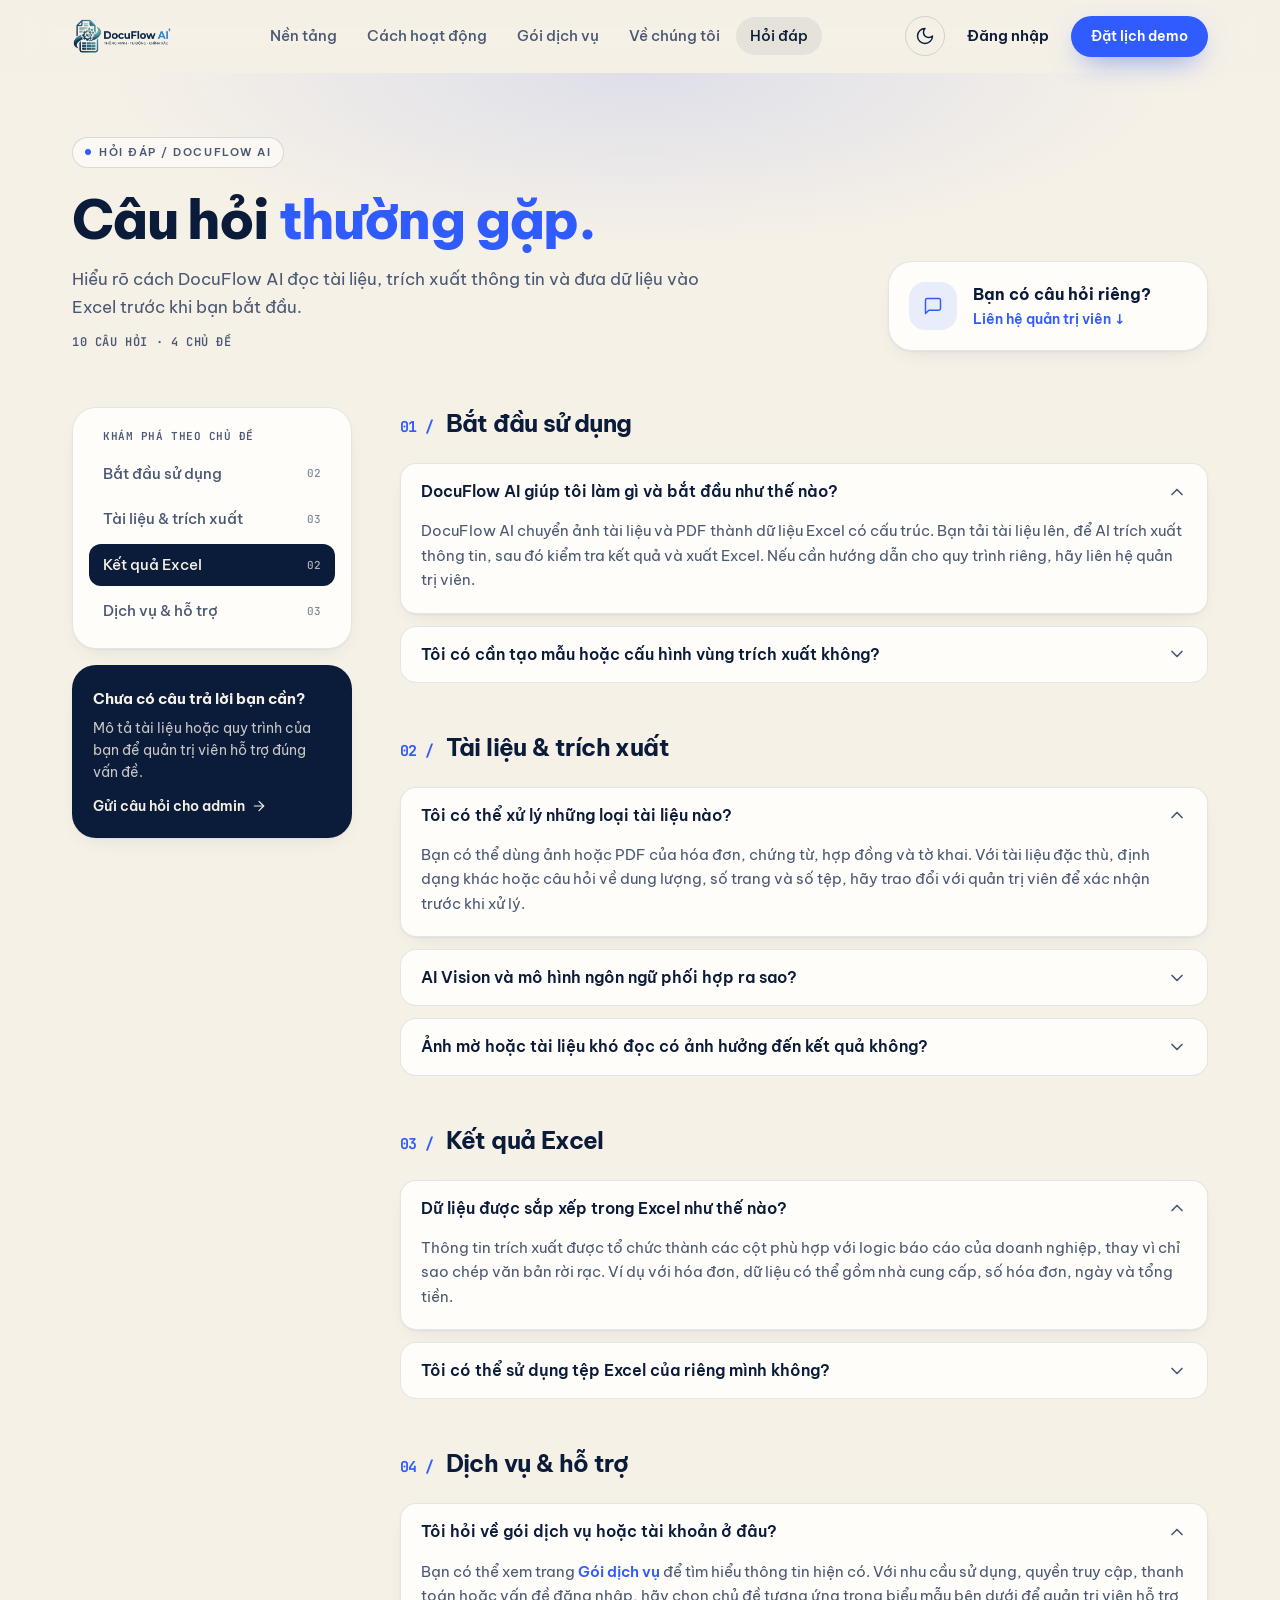
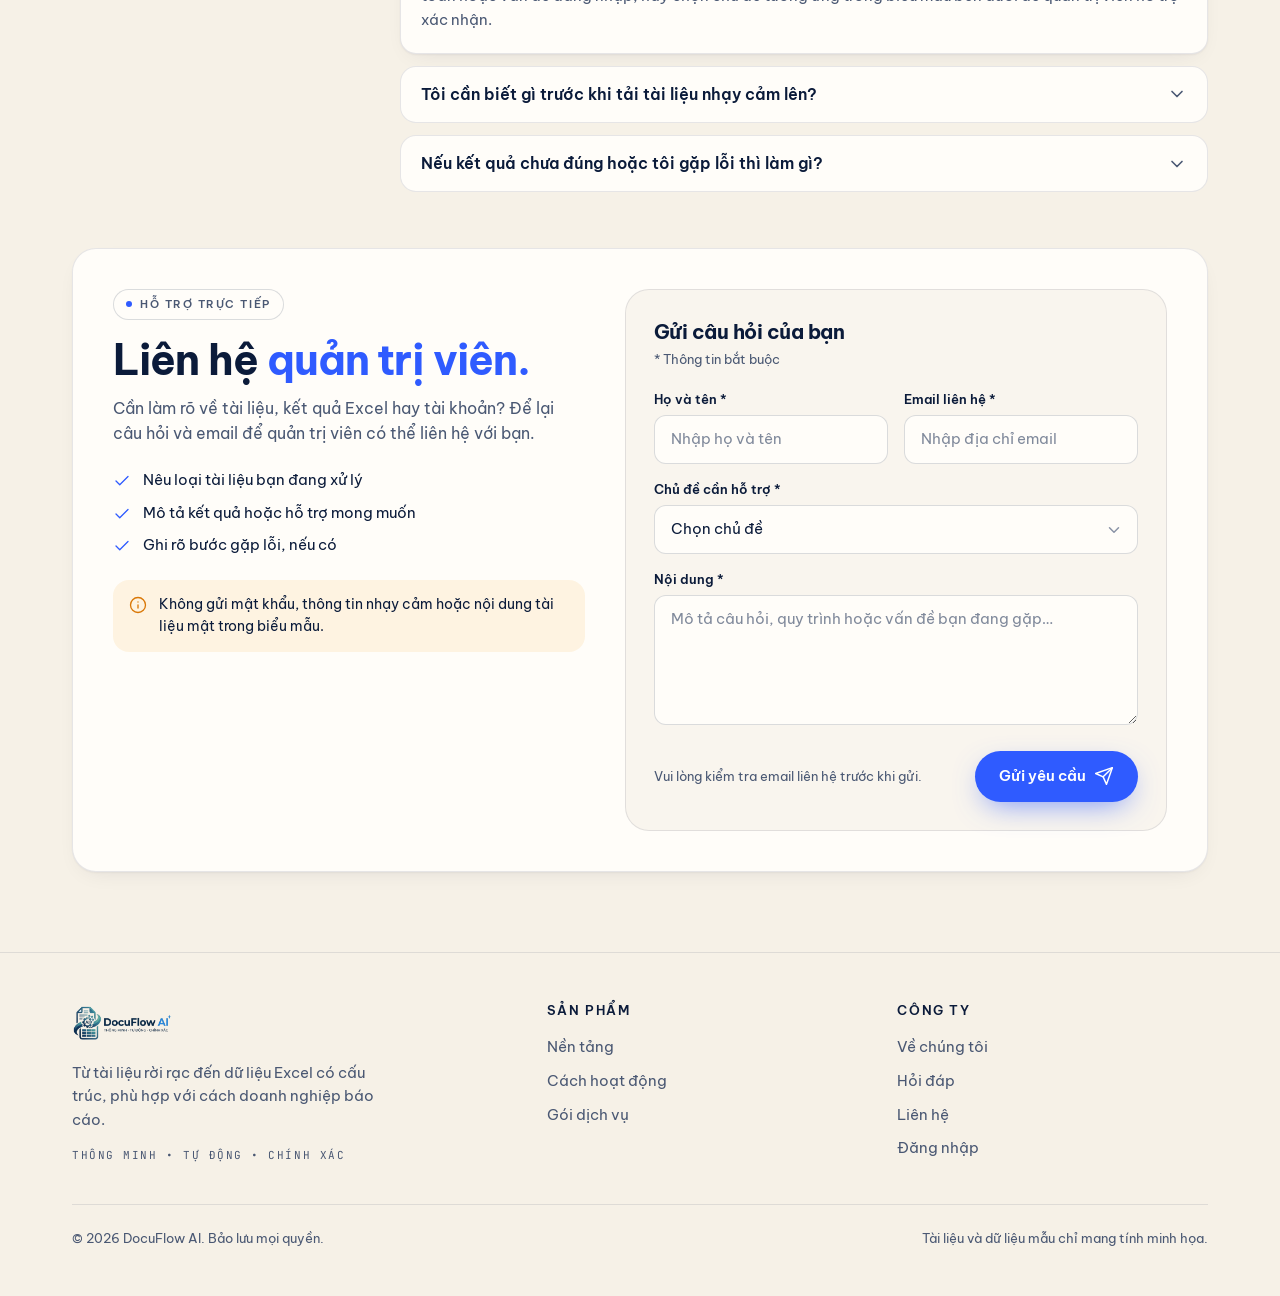
<file: faq.html>
<!doctype html>
<html lang="vi">
<head>
<meta charset="utf-8" />
<meta name="viewport" content="width=device-width, initial-scale=1" />
<title>Hỏi đáp | DocuFlow AI</title>
<meta name="description" content="Câu hỏi thường gặp về DocuFlow AI và biểu mẫu liên hệ quản trị viên." />
<meta name="theme-color" content="#0B1B3A" />
<script>(function(){var d=document.documentElement;d.classList.add('js');var t=null;try{t=localStorage.getItem('df-theme')}catch(e){}if(t!=='light'&&t!=='dark'){t=window.matchMedia&&matchMedia('(prefers-color-scheme: dark)').matches?'dark':'light'}d.setAttribute('data-theme',t)})();</script>
<link rel="icon" type="image/x-icon" href="/favicon.ico" />
<link rel="icon" type="image/png" href="/assets/img/favicon.png" />
<link rel="preconnect" href="https://fonts.googleapis.com" />
<link rel="preconnect" href="https://fonts.gstatic.com" crossorigin />
<link href="https://fonts.googleapis.com/css2?family=Be+Vietnam+Pro:wght@400;500;600;700;800&family=JetBrains+Mono:wght@500;600&display=swap" rel="stylesheet" />
<style>*,:after,:before{--tw-border-spacing-x:0;--tw-border-spacing-y:0;--tw-translate-x:0;--tw-translate-y:0;--tw-rotate:0;--tw-skew-x:0;--tw-skew-y:0;--tw-scale-x:1;--tw-scale-y:1;--tw-pan-x: ;--tw-pan-y: ;--tw-pinch-zoom: ;--tw-scroll-snap-strictness:proximity;--tw-gradient-from-position: ;--tw-gradient-via-position: ;--tw-gradient-to-position: ;--tw-ordinal: ;--tw-slashed-zero: ;--tw-numeric-figure: ;--tw-numeric-spacing: ;--tw-numeric-fraction: ;--tw-ring-inset: ;--tw-ring-offset-width:0px;--tw-ring-offset-color:#fff;--tw-ring-color:rgba(59,130,246,.5);--tw-ring-offset-shadow:0 0 #0000;--tw-ring-shadow:0 0 #0000;--tw-shadow:0 0 #0000;--tw-shadow-colored:0 0 #0000;--tw-blur: ;--tw-brightness: ;--tw-contrast: ;--tw-grayscale: ;--tw-hue-rotate: ;--tw-invert: ;--tw-saturate: ;--tw-sepia: ;--tw-drop-shadow: ;--tw-backdrop-blur: ;--tw-backdrop-brightness: ;--tw-backdrop-contrast: ;--tw-backdrop-grayscale: ;--tw-backdrop-hue-rotate: ;--tw-backdrop-invert: ;--tw-backdrop-opacity: ;--tw-backdrop-saturate: ;--tw-backdrop-sepia: ;--tw-contain-size: ;--tw-contain-layout: ;--tw-contain-paint: ;--tw-contain-style: }::backdrop{--tw-border-spacing-x:0;--tw-border-spacing-y:0;--tw-translate-x:0;--tw-translate-y:0;--tw-rotate:0;--tw-skew-x:0;--tw-skew-y:0;--tw-scale-x:1;--tw-scale-y:1;--tw-pan-x: ;--tw-pan-y: ;--tw-pinch-zoom: ;--tw-scroll-snap-strictness:proximity;--tw-gradient-from-position: ;--tw-gradient-via-position: ;--tw-gradient-to-position: ;--tw-ordinal: ;--tw-slashed-zero: ;--tw-numeric-figure: ;--tw-numeric-spacing: ;--tw-numeric-fraction: ;--tw-ring-inset: ;--tw-ring-offset-width:0px;--tw-ring-offset-color:#fff;--tw-ring-color:rgba(59,130,246,.5);--tw-ring-offset-shadow:0 0 #0000;--tw-ring-shadow:0 0 #0000;--tw-shadow:0 0 #0000;--tw-shadow-colored:0 0 #0000;--tw-blur: ;--tw-brightness: ;--tw-contrast: ;--tw-grayscale: ;--tw-hue-rotate: ;--tw-invert: ;--tw-saturate: ;--tw-sepia: ;--tw-drop-shadow: ;--tw-backdrop-blur: ;--tw-backdrop-brightness: ;--tw-backdrop-contrast: ;--tw-backdrop-grayscale: ;--tw-backdrop-hue-rotate: ;--tw-backdrop-invert: ;--tw-backdrop-opacity: ;--tw-backdrop-saturate: ;--tw-backdrop-sepia: ;--tw-contain-size: ;--tw-contain-layout: ;--tw-contain-paint: ;--tw-contain-style: }/*! tailwindcss v3.4.17 | MIT License | https://tailwindcss.com*/*,:after,:before{box-sizing:border-box;border:0 solid #e5e7eb}:after,:before{--tw-content:""}:host,html{line-height:1.5;-webkit-text-size-adjust:100%;-moz-tab-size:4;-o-tab-size:4;tab-size:4;font-family:Be Vietnam Pro,Inter,ui-sans-serif,system-ui,-apple-system,Segoe UI,Roboto,sans-serif;font-feature-settings:normal;font-variation-settings:normal;-webkit-tap-highlight-color:transparent}body{margin:0;line-height:inherit}hr{height:0;color:inherit;border-top-width:1px}abbr:where([title]){-webkit-text-decoration:underline dotted;text-decoration:underline dotted}h1,h2,h3,h4,h5,h6{font-size:inherit;font-weight:inherit}a{color:inherit;text-decoration:inherit}b,strong{font-weight:bolder}code,kbd,pre,samp{font-family:JetBrains Mono,ui-monospace,SFMono-Regular,Menlo,Consolas,monospace;font-feature-settings:normal;font-variation-settings:normal;font-size:1em}small{font-size:80%}sub,sup{font-size:75%;line-height:0;position:relative;vertical-align:baseline}sub{bottom:-.25em}sup{top:-.5em}table{text-indent:0;border-color:inherit;border-collapse:collapse}button,input,optgroup,select,textarea{font-family:inherit;font-feature-settings:inherit;font-variation-settings:inherit;font-size:100%;font-weight:inherit;line-height:inherit;letter-spacing:inherit;color:inherit;margin:0;padding:0}button,select{text-transform:none}button,input:where([type=button]),input:where([type=reset]),input:where([type=submit]){-webkit-appearance:button;background-color:transparent;background-image:none}:-moz-focusring{outline:auto}:-moz-ui-invalid{box-shadow:none}progress{vertical-align:baseline}::-webkit-inner-spin-button,::-webkit-outer-spin-button{height:auto}[type=search]{-webkit-appearance:textfield;outline-offset:-2px}::-webkit-search-decoration{-webkit-appearance:none}::-webkit-file-upload-button{-webkit-appearance:button;font:inherit}summary{display:list-item}blockquote,dd,dl,figure,h1,h2,h3,h4,h5,h6,hr,p,pre{margin:0}fieldset{margin:0}fieldset,legend{padding:0}menu,ol,ul{list-style:none;margin:0;padding:0}dialog{padding:0}textarea{resize:vertical}input::-moz-placeholder,textarea::-moz-placeholder{opacity:1;color:#9ca3af}input::placeholder,textarea::placeholder{opacity:1;color:#9ca3af}[role=button],button{cursor:pointer}:disabled{cursor:default}audio,canvas,embed,iframe,img,object,svg,video{display:block;vertical-align:middle}img,video{max-width:100%;height:auto}[hidden]:where(:not([hidden=until-found])){display:none}html{scroll-behavior:smooth;scroll-padding-top:5.5rem;-webkit-text-size-adjust:100%}body{--tw-bg-opacity:1;background-color:rgb(var(--bg)/var(--tw-bg-opacity,1));font-family:Be Vietnam Pro,Inter,ui-sans-serif,system-ui,-apple-system,Segoe UI,Roboto,sans-serif;--tw-text-opacity:1;color:rgb(var(--ink)/var(--tw-text-opacity,1));-webkit-font-smoothing:antialiased;-moz-osx-font-smoothing:grayscale;text-rendering:optimizeLegibility}::-moz-selection{background:rgb(var(--brand)/.25)}::selection{background:rgb(var(--brand)/.25)}:focus-visible{outline:2px solid rgb(var(--brand));outline-offset:3px;border-radius:8px}.ic{width:1.25rem;height:1.25rem;fill:none;stroke:currentColor;stroke-width:1.75;stroke-linecap:round;stroke-linejoin:round;flex:none}.wrap{margin-left:auto;margin-right:auto;width:100%;max-width:1200px;padding-left:1rem;padding-right:1rem}@media (min-width:640px){.wrap{padding-left:1.5rem;padding-right:1.5rem}}@media (min-width:1024px){.wrap{padding-left:2rem;padding-right:2rem}}.eyebrow{display:inline-flex;align-items:center;gap:.5rem;border-radius:9999px;border-width:1px;border-color:rgb(var(--line)/.15);background-color:rgb(var(--surface)/.7);padding:.375rem .75rem;font-size:11px;font-weight:600;text-transform:uppercase;letter-spacing:.14em;--tw-text-opacity:1;color:rgb(var(--mute)/var(--tw-text-opacity,1))}.eyebrow:before{content:"";width:6px;height:6px;border-radius:99px;background:rgb(var(--brand))}.h2{font-size:1.9rem;font-weight:700;line-height:1.15;letter-spacing:-.025em}@media (min-width:640px){.h2{font-size:2.25rem;line-height:2.5rem}}@media (min-width:1024px){.h2{font-size:2.6rem}}.card{position:relative;overflow:hidden;border-radius:1.5rem;border-width:1px;border-color:rgb(var(--line)/.1);--tw-bg-opacity:1;background-color:rgb(var(--surface)/var(--tw-bg-opacity,1));padding:1.5rem;--tw-shadow:0 1px 2px rgb(var(--shadow)/.05),0 8px 24px -12px rgb(var(--shadow)/.12);--tw-shadow-colored:0 1px 2px var(--tw-shadow-color),0 8px 24px -12px var(--tw-shadow-color);box-shadow:var(--tw-ring-offset-shadow,0 0 #0000),var(--tw-ring-shadow,0 0 #0000),var(--tw-shadow)}@media (min-width:640px){.card{padding:1.75rem}}.lift{transition-property:color,background-color,border-color,text-decoration-color,fill,stroke,opacity,box-shadow,transform,filter,-webkit-backdrop-filter;transition-property:color,background-color,border-color,text-decoration-color,fill,stroke,opacity,box-shadow,transform,filter,backdrop-filter;transition-property:color,background-color,border-color,text-decoration-color,fill,stroke,opacity,box-shadow,transform,filter,backdrop-filter,-webkit-backdrop-filter;transition-timing-function:cubic-bezier(.4,0,.2,1);transition-duration:.3s;transition-timing-function:cubic-bezier(0,0,.2,1)}.lift:hover{--tw-shadow:0 2px 4px rgb(var(--shadow)/.06),0 24px 48px -20px rgb(var(--shadow)/.28);--tw-shadow-colored:0 2px 4px var(--tw-shadow-color),0 24px 48px -20px var(--tw-shadow-color);box-shadow:var(--tw-ring-offset-shadow,0 0 #0000),var(--tw-ring-shadow,0 0 #0000),var(--tw-shadow)}@media (prefers-reduced-motion:no-preference){.lift:hover{--tw-translate-y:-0.25rem;transform:translate(var(--tw-translate-x),var(--tw-translate-y)) rotate(var(--tw-rotate)) skewX(var(--tw-skew-x)) skewY(var(--tw-skew-y)) scaleX(var(--tw-scale-x)) scaleY(var(--tw-scale-y))}}.btn{display:inline-flex;align-items:center;justify-content:center;gap:.5rem;border-radius:9999px;padding:.875rem 1.5rem;font-size:15px;font-weight:600;transition-property:color,background-color,border-color,text-decoration-color,fill,stroke,opacity,box-shadow,transform,filter,-webkit-backdrop-filter;transition-property:color,background-color,border-color,text-decoration-color,fill,stroke,opacity,box-shadow,transform,filter,backdrop-filter;transition-property:color,background-color,border-color,text-decoration-color,fill,stroke,opacity,box-shadow,transform,filter,backdrop-filter,-webkit-backdrop-filter;transition-timing-function:cubic-bezier(.4,0,.2,1);transition-duration:.2s}.btn-brand{--tw-bg-opacity:1;background-color:rgb(var(--brand)/var(--tw-bg-opacity,1));--tw-text-opacity:1;color:rgb(var(--on-brand)/var(--tw-text-opacity,1));--tw-shadow:0 10px 30px -10px rgb(47 91 255/.7);--tw-shadow-colored:0 10px 30px -10px var(--tw-shadow-color);box-shadow:var(--tw-ring-offset-shadow,0 0 #0000),var(--tw-ring-shadow,0 0 #0000),var(--tw-shadow)}.btn-brand:hover{--tw-bg-opacity:1;background-color:rgb(36 80 236/var(--tw-bg-opacity,1))}@media (prefers-reduced-motion:no-preference){.btn-brand:hover{--tw-translate-y:-0.125rem;transform:translate(var(--tw-translate-x),var(--tw-translate-y)) rotate(var(--tw-rotate)) skewX(var(--tw-skew-x)) skewY(var(--tw-skew-y)) scaleX(var(--tw-scale-x)) scaleY(var(--tw-scale-y))}}.btn-ghost{border-width:1px;border-color:rgb(var(--line)/.2);background-color:transparent;--tw-text-opacity:1;color:rgb(var(--ink)/var(--tw-text-opacity,1))}.btn-ghost:hover{border-color:rgb(var(--line)/.4);background-color:rgb(var(--line)/.05)}.btn .ic{transition:transform .3s cubic-bezier(.2,.7,.2,1)}@media (prefers-reduced-motion:no-preference){.btn:hover .ic{transform:translateX(5px)}}.tick{display:flex;align-items:flex-start;gap:.75rem;font-size:15px;line-height:1.375}.tick .ic{margin-top:2px;height:18px;width:18px;--tw-text-opacity:1;color:rgb(var(--brand-text)/var(--tw-text-opacity,1))}.label{margin-bottom:.375rem;display:block;font-size:13px;font-weight:600}.field-input{width:100%;border-radius:.75rem;border-width:1px;border-color:rgb(var(--line)/.15);--tw-bg-opacity:1;background-color:rgb(var(--surface)/var(--tw-bg-opacity,1));padding:.75rem 1rem;font-size:15px;--tw-text-opacity:1;color:rgb(var(--ink)/var(--tw-text-opacity,1));transition-property:color,background-color,border-color,text-decoration-color,fill,stroke,opacity,box-shadow,transform,filter,-webkit-backdrop-filter;transition-property:color,background-color,border-color,text-decoration-color,fill,stroke,opacity,box-shadow,transform,filter,backdrop-filter;transition-property:color,background-color,border-color,text-decoration-color,fill,stroke,opacity,box-shadow,transform,filter,backdrop-filter,-webkit-backdrop-filter;transition-timing-function:cubic-bezier(.4,0,.2,1);transition-duration:.15s}.field-input::-moz-placeholder{color:rgb(var(--mute)/.7)}.field-input::placeholder{color:rgb(var(--mute)/.7)}.field-input:focus{--tw-border-opacity:1;border-color:rgb(var(--brand)/var(--tw-border-opacity,1));outline:2px solid transparent;outline-offset:2px;--tw-ring-offset-shadow:var(--tw-ring-inset) 0 0 0 var(--tw-ring-offset-width) var(--tw-ring-offset-color);--tw-ring-shadow:var(--tw-ring-inset) 0 0 0 calc(4px + var(--tw-ring-offset-width)) var(--tw-ring-color);box-shadow:var(--tw-ring-offset-shadow),var(--tw-ring-shadow),var(--tw-shadow,0 0 #0000);--tw-ring-color:rgb(var(--brand)/0.15)}.field-input.input-error{border-color:#e5484d}.field-error-msg{margin-top:.375rem;display:none;font-size:12.5px;font-weight:500;--tw-text-opacity:1;color:rgb(220 38 38/var(--tw-text-opacity,1))}.field-error-msg:where([data-theme=dark],[data-theme=dark] *){--tw-text-opacity:1;color:rgb(248 113 113/var(--tw-text-opacity,1))}.field-error-msg.visible{display:block}select.field-input{-webkit-appearance:none;-moz-appearance:none;appearance:none;background-repeat:no-repeat;padding-right:2.5rem;background-image:url("data:image/svg+xml;charset=utf-8,%3Csvg xmlns='http://www.w3.org/2000/svg' fill='none' stroke='%238a93a6' stroke-linecap='round' stroke-linejoin='round' stroke-width='2' viewBox='0 0 24 24'%3E%3Cpath d='m6 9 6 6 6-6'/%3E%3C/svg%3E");background-position:right .9rem center;background-size:1.1rem}textarea.field-input{min-height:130px;resize:vertical}.modal-overlay{position:fixed;inset:0;z-index:90;display:none;align-items:center;justify-content:center;background-color:rgba(5,13,31,.6);padding:1rem;--tw-backdrop-blur:blur(4px);-webkit-backdrop-filter:var(--tw-backdrop-blur) var(--tw-backdrop-brightness) var(--tw-backdrop-contrast) var(--tw-backdrop-grayscale) var(--tw-backdrop-hue-rotate) var(--tw-backdrop-invert) var(--tw-backdrop-opacity) var(--tw-backdrop-saturate) var(--tw-backdrop-sepia);backdrop-filter:var(--tw-backdrop-blur) var(--tw-backdrop-brightness) var(--tw-backdrop-contrast) var(--tw-backdrop-grayscale) var(--tw-backdrop-hue-rotate) var(--tw-backdrop-invert) var(--tw-backdrop-opacity) var(--tw-backdrop-saturate) var(--tw-backdrop-sepia)}.modal-overlay.active{display:flex}.modal-box{max-height:92vh;width:100%;max-width:36rem;overflow-y:auto;border-radius:1.5rem;border-width:1px;border-color:rgb(var(--line)/.1);--tw-bg-opacity:1;background-color:rgb(var(--surface)/var(--tw-bg-opacity,1));padding:1.5rem;--tw-shadow:0 2px 4px rgb(var(--shadow)/.06),0 24px 48px -20px rgb(var(--shadow)/.28);--tw-shadow-colored:0 2px 4px var(--tw-shadow-color),0 24px 48px -20px var(--tw-shadow-color);box-shadow:var(--tw-ring-offset-shadow,0 0 #0000),var(--tw-ring-shadow,0 0 #0000),var(--tw-shadow)}@media (min-width:640px){.modal-box{padding:2rem}}.modal-header{display:flex;align-items:flex-start;justify-content:space-between;gap:1rem}.modal-title{margin-top:.5rem;font-size:1.25rem;line-height:1.75rem;font-weight:700;letter-spacing:-.025em}@media (min-width:640px){.modal-title{font-size:1.5rem;line-height:2rem}}.modal-close-btn{display:grid;height:2.25rem;width:2.25rem;flex:none;place-items:center;border-radius:9999px;font-size:1.5rem;line-height:2rem;line-height:1;--tw-text-opacity:1;color:rgb(var(--mute)/var(--tw-text-opacity,1));transition-property:color,background-color,border-color,text-decoration-color,fill,stroke,opacity,box-shadow,transform,filter,-webkit-backdrop-filter;transition-property:color,background-color,border-color,text-decoration-color,fill,stroke,opacity,box-shadow,transform,filter,backdrop-filter;transition-property:color,background-color,border-color,text-decoration-color,fill,stroke,opacity,box-shadow,transform,filter,backdrop-filter,-webkit-backdrop-filter;transition-timing-function:cubic-bezier(.4,0,.2,1);transition-duration:.15s}.modal-close-btn:hover{background-color:rgb(var(--line)/.1);--tw-text-opacity:1;color:rgb(var(--ink)/var(--tw-text-opacity,1))}.modal-desc{margin-top:.75rem;font-size:14.5px;line-height:1.625;--tw-text-opacity:1;color:rgb(var(--mute)/var(--tw-text-opacity,1))}.modal-actions{margin-top:1.5rem;display:flex;flex-wrap:wrap;justify-content:flex-end;gap:.5rem}.modal-actions .btn{padding:.625rem 1.25rem!important;font-size:14px!important}.modal-doc-tabs{margin-top:1rem;display:flex;gap:.5rem;overflow-x:auto;padding-bottom:.25rem}.modal-tab-btn{white-space:nowrap;border-radius:9999px;border-width:1px;border-color:rgb(var(--line)/.15);padding:.375rem .875rem;font-size:13px;font-weight:500;--tw-text-opacity:1;color:rgb(var(--mute)/var(--tw-text-opacity,1));transition-property:color,background-color,border-color,text-decoration-color,fill,stroke,opacity,box-shadow,transform,filter,-webkit-backdrop-filter;transition-property:color,background-color,border-color,text-decoration-color,fill,stroke,opacity,box-shadow,transform,filter,backdrop-filter;transition-property:color,background-color,border-color,text-decoration-color,fill,stroke,opacity,box-shadow,transform,filter,backdrop-filter,-webkit-backdrop-filter;transition-timing-function:cubic-bezier(.4,0,.2,1);transition-duration:.15s}.modal-tab-btn:hover{--tw-text-opacity:1;color:rgb(var(--ink)/var(--tw-text-opacity,1))}.modal-tab-btn.active{border-color:transparent;--tw-bg-opacity:1;background-color:rgb(var(--ink)/var(--tw-bg-opacity,1));--tw-text-opacity:1;color:rgb(var(--bg)/var(--tw-text-opacity,1))}.edit-form-grid{margin-top:1.25rem;display:grid;gap:1rem}@media (min-width:640px){.edit-form-grid{grid-template-columns:repeat(2,minmax(0,1fr))}.edit-form-field.full{grid-column:span 2/span 2}}.edit-form-field label{margin-bottom:.375rem;display:block;font-size:13px;font-weight:600}.edit-form-field label small{font-weight:400;--tw-text-opacity:1;color:rgb(var(--mute)/var(--tw-text-opacity,1))}.edit-form-field input{width:100%;border-radius:.75rem;border-width:1px;border-color:rgb(var(--line)/.15);--tw-bg-opacity:1;background-color:rgb(var(--surface)/var(--tw-bg-opacity,1));padding:.75rem 1rem;font-size:15px;--tw-text-opacity:1;color:rgb(var(--ink)/var(--tw-text-opacity,1));transition-property:color,background-color,border-color,text-decoration-color,fill,stroke,opacity,box-shadow,transform,filter,-webkit-backdrop-filter;transition-property:color,background-color,border-color,text-decoration-color,fill,stroke,opacity,box-shadow,transform,filter,backdrop-filter;transition-property:color,background-color,border-color,text-decoration-color,fill,stroke,opacity,box-shadow,transform,filter,backdrop-filter,-webkit-backdrop-filter;transition-timing-function:cubic-bezier(.4,0,.2,1);transition-duration:.15s}.edit-form-field input::-moz-placeholder{color:rgb(var(--mute)/.7)}.edit-form-field input::placeholder{color:rgb(var(--mute)/.7)}.edit-form-field input:focus{--tw-border-opacity:1;border-color:rgb(var(--brand)/var(--tw-border-opacity,1));outline:2px solid transparent;outline-offset:2px;--tw-ring-offset-shadow:var(--tw-ring-inset) 0 0 0 var(--tw-ring-offset-width) var(--tw-ring-offset-color);--tw-ring-shadow:var(--tw-ring-inset) 0 0 0 calc(4px + var(--tw-ring-offset-width)) var(--tw-ring-color);box-shadow:var(--tw-ring-offset-shadow),var(--tw-ring-shadow),var(--tw-shadow,0 0 #0000);--tw-ring-color:rgb(var(--brand)/0.15)}.edit-form-field input.input-error{border-color:#e5484d}select.edit-form-field input{-webkit-appearance:none;-moz-appearance:none;appearance:none;background-repeat:no-repeat;padding-right:2.5rem;background-image:url("data:image/svg+xml;charset=utf-8,%3Csvg xmlns='http://www.w3.org/2000/svg' fill='none' stroke='%238a93a6' stroke-linecap='round' stroke-linejoin='round' stroke-width='2' viewBox='0 0 24 24'%3E%3Cpath d='m6 9 6 6 6-6'/%3E%3C/svg%3E");background-position:right .9rem center;background-size:1.1rem}textarea.edit-form-field input{min-height:130px;resize:vertical}.edit-form-field input.mono,.edit-form-field.highlight input{font-family:JetBrains Mono,ui-monospace,SFMono-Regular,Menlo,Consolas,monospace}.edit-form-field.highlight input{border-color:rgb(var(--brand)/.4);background-color:rgb(var(--brand)/.1);font-weight:600}.edit-preview-badge{margin-top:1.25rem;display:flex;flex-wrap:wrap;align-items:center;justify-content:space-between;gap:.5rem;border-radius:1rem;background-color:rgb(var(--bg)/.7);padding:.75rem 1rem;font-size:13px}.chip{display:inline-flex;align-items:center;gap:.25rem;border-radius:9999px;background-color:rgb(var(--line)/.1);padding:.25rem .625rem;font-size:11.5px;font-weight:600}.chip.ok{background-color:rgba(16,185,129,.15);--tw-text-opacity:1;color:rgb(4 120 87/var(--tw-text-opacity,1))}.chip.ok:where([data-theme=dark],[data-theme=dark] *){--tw-text-opacity:1;color:rgb(110 231 183/var(--tw-text-opacity,1))}.chip.\!ok{background-color:rgba(16,185,129,.15);--tw-text-opacity:1;color:rgb(4 120 87/var(--tw-text-opacity,1))}.chip.\!ok:where([data-theme=dark],[data-theme=dark] *){--tw-text-opacity:1;color:rgb(110 231 183/var(--tw-text-opacity,1))}.chip.warn{background-color:rgba(245,158,11,.15);--tw-text-opacity:1;color:rgb(180 83 9/var(--tw-text-opacity,1))}.chip.warn:where([data-theme=dark],[data-theme=dark] *){--tw-text-opacity:1;color:rgb(252 211 77/var(--tw-text-opacity,1))}#toast{pointer-events:none;position:fixed;bottom:1.5rem;left:50%;z-index:100;max-width:90vw;--tw-translate-x:-50%;--tw-translate-y:1rem;border-radius:9999px;--tw-bg-opacity:1;background-color:rgb(var(--ink)/var(--tw-bg-opacity,1));padding:.75rem 1.25rem;text-align:center;font-size:14px;font-weight:500;--tw-text-opacity:1;color:rgb(var(--bg)/var(--tw-text-opacity,1));opacity:0;--tw-shadow:0 2px 4px rgb(var(--shadow)/.06),0 24px 48px -20px rgb(var(--shadow)/.28);--tw-shadow-colored:0 2px 4px var(--tw-shadow-color),0 24px 48px -20px var(--tw-shadow-color);box-shadow:var(--tw-ring-offset-shadow,0 0 #0000),var(--tw-ring-shadow,0 0 #0000),var(--tw-shadow);transition-property:color,background-color,border-color,text-decoration-color,fill,stroke,opacity,box-shadow,transform,filter,-webkit-backdrop-filter;transition-property:color,background-color,border-color,text-decoration-color,fill,stroke,opacity,box-shadow,transform,filter,backdrop-filter;transition-property:color,background-color,border-color,text-decoration-color,fill,stroke,opacity,box-shadow,transform,filter,backdrop-filter,-webkit-backdrop-filter;transition-timing-function:cubic-bezier(.4,0,.2,1);transition-duration:.3s}#toast,#toast.show{transform:translate(var(--tw-translate-x),var(--tw-translate-y)) rotate(var(--tw-rotate)) skewX(var(--tw-skew-x)) skewY(var(--tw-skew-y)) scaleX(var(--tw-scale-x)) scaleY(var(--tw-scale-y))}#toast.show{--tw-translate-y:0px;opacity:1}.toast-container{position:fixed;right:1rem;top:1rem;z-index:100;display:flex;width:min(92vw,380px);flex-direction:column;gap:.5rem}.toast{display:flex;--tw-translate-x:1.5rem;align-items:center;justify-content:space-between;gap:.75rem;border-radius:1rem;--tw-bg-opacity:1;background-color:rgb(var(--ink)/var(--tw-bg-opacity,1));padding:.75rem 1rem;font-size:14px;font-weight:500;--tw-text-opacity:1;color:rgb(var(--bg)/var(--tw-text-opacity,1));opacity:0;--tw-shadow:0 2px 4px rgb(var(--shadow)/.06),0 24px 48px -20px rgb(var(--shadow)/.28);--tw-shadow-colored:0 2px 4px var(--tw-shadow-color),0 24px 48px -20px var(--tw-shadow-color);box-shadow:var(--tw-ring-offset-shadow,0 0 #0000),var(--tw-ring-shadow,0 0 #0000),var(--tw-shadow);transition-property:color,background-color,border-color,text-decoration-color,fill,stroke,opacity,box-shadow,transform,filter,-webkit-backdrop-filter;transition-property:color,background-color,border-color,text-decoration-color,fill,stroke,opacity,box-shadow,transform,filter,backdrop-filter;transition-property:color,background-color,border-color,text-decoration-color,fill,stroke,opacity,box-shadow,transform,filter,backdrop-filter,-webkit-backdrop-filter;transition-timing-function:cubic-bezier(.4,0,.2,1);transition-duration:.3s}.toast,.toast.show{transform:translate(var(--tw-translate-x),var(--tw-translate-y)) rotate(var(--tw-rotate)) skewX(var(--tw-skew-x)) skewY(var(--tw-skew-y)) scaleX(var(--tw-scale-x)) scaleY(var(--tw-scale-y))}.toast.show{--tw-translate-x:0px;opacity:1}.toast-success{background-color:rgb(5 150 105/var(--tw-bg-opacity,1))}.toast-error,.toast-success{--tw-bg-opacity:1;--tw-text-opacity:1;color:rgb(255 255 255/var(--tw-text-opacity,1))}.toast-error{background-color:rgb(220 38 38/var(--tw-bg-opacity,1))}.toast-close{font-size:1.25rem;line-height:1.75rem;line-height:1;opacity:.8}.toast-close:hover{opacity:1}.spinner{display:none;height:1rem;width:1rem}@keyframes spin{to{transform:rotate(1turn)}}.spinner{animation:spin 1s linear infinite;border-radius:9999px;border-width:2px;border-color:hsla(0,0%,100%,.4);--tw-border-opacity:1;border-top-color:rgb(255 255 255/var(--tw-border-opacity,1))}.acc details{border-radius:1rem;border-width:1px;border-color:rgb(var(--line)/.1);--tw-bg-opacity:1;background-color:rgb(var(--surface)/var(--tw-bg-opacity,1));transition-property:color,background-color,border-color,text-decoration-color,fill,stroke,opacity,box-shadow,transform,filter,-webkit-backdrop-filter;transition-property:color,background-color,border-color,text-decoration-color,fill,stroke,opacity,box-shadow,transform,filter,backdrop-filter;transition-property:color,background-color,border-color,text-decoration-color,fill,stroke,opacity,box-shadow,transform,filter,backdrop-filter,-webkit-backdrop-filter;transition-timing-function:cubic-bezier(.4,0,.2,1);transition-duration:.15s}.acc details+details{margin-top:.75rem}.acc details[open]{--tw-shadow:0 1px 2px rgb(var(--shadow)/.05),0 8px 24px -12px rgb(var(--shadow)/.12);--tw-shadow-colored:0 1px 2px var(--tw-shadow-color),0 8px 24px -12px var(--tw-shadow-color);box-shadow:var(--tw-ring-offset-shadow,0 0 #0000),var(--tw-ring-shadow,0 0 #0000),var(--tw-shadow)}.acc summary{display:flex;cursor:pointer;list-style-type:none;align-items:center;justify-content:space-between;gap:1rem;border-radius:1rem;padding:1rem 1.25rem;font-size:15.5px;font-weight:600}.acc summary::-webkit-details-marker{display:none}.acc summary:after{content:"";width:20px;height:20px;flex:none;background:rgb(var(--mute));transition:transform .3s ease;-webkit-mask:url("data:image/svg+xml;charset=utf-8,%3Csvg xmlns='http://www.w3.org/2000/svg' fill='none' stroke='%23000' stroke-linecap='round' stroke-linejoin='round' stroke-width='2' viewBox='0 0 24 24'%3E%3Cpath d='m6 9 6 6 6-6'/%3E%3C/svg%3E") center /contain no-repeat;mask:url("data:image/svg+xml;charset=utf-8,%3Csvg xmlns='http://www.w3.org/2000/svg' fill='none' stroke='%23000' stroke-linecap='round' stroke-linejoin='round' stroke-width='2' viewBox='0 0 24 24'%3E%3Cpath d='m6 9 6 6 6-6'/%3E%3C/svg%3E") center /contain no-repeat}.acc details[open]>summary:after{transform:rotate(180deg)}.acc details>div,.acc details>p{padding-left:1.25rem;padding-right:1.25rem;padding-bottom:1.25rem;font-size:15px;line-height:1.625}.acc details>div,.acc details>p,.tab{--tw-text-opacity:1;color:rgb(var(--mute)/var(--tw-text-opacity,1))}.tab{white-space:nowrap;border-radius:9999px;border-width:1px;border-color:rgb(var(--line)/.15);padding:.5rem 1rem;font-size:13.5px;font-weight:600;transition-property:color,background-color,border-color,text-decoration-color,fill,stroke,opacity,box-shadow,transform,filter,-webkit-backdrop-filter;transition-property:color,background-color,border-color,text-decoration-color,fill,stroke,opacity,box-shadow,transform,filter,backdrop-filter;transition-property:color,background-color,border-color,text-decoration-color,fill,stroke,opacity,box-shadow,transform,filter,backdrop-filter,-webkit-backdrop-filter;transition-timing-function:cubic-bezier(.4,0,.2,1);transition-duration:.15s}.tab:hover{--tw-text-opacity:1;color:rgb(var(--ink)/var(--tw-text-opacity,1))}.tab.\!on,.tab.on{border-color:transparent;--tw-bg-opacity:1;background-color:rgb(var(--ink)/var(--tw-bg-opacity,1));--tw-text-opacity:1;color:rgb(var(--bg)/var(--tw-text-opacity,1))}#quy-trinh .step{transition-property:color,background-color,border-color,text-decoration-color,fill,stroke,opacity,box-shadow,transform,filter,-webkit-backdrop-filter;transition-property:color,background-color,border-color,text-decoration-color,fill,stroke,opacity,box-shadow,transform,filter,backdrop-filter;transition-property:color,background-color,border-color,text-decoration-color,fill,stroke,opacity,box-shadow,transform,filter,backdrop-filter,-webkit-backdrop-filter;transition-timing-function:cubic-bezier(.4,0,.2,1);transition-duration:.3s}#quy-trinh .step:not(.on){opacity:.55}#quy-trinh .step.\!on,#quy-trinh .step.on{--tw-shadow:0 2px 4px rgb(var(--shadow)/.06),0 24px 48px -20px rgb(var(--shadow)/.28);--tw-shadow-colored:0 2px 4px var(--tw-shadow-color),0 24px 48px -20px var(--tw-shadow-color);box-shadow:var(--tw-ring-offset-shadow,0 0 #0000),var(--tw-ring-shadow,0 0 #0000),var(--tw-shadow);--tw-ring-offset-shadow:var(--tw-ring-inset) 0 0 0 var(--tw-ring-offset-width) var(--tw-ring-offset-color);--tw-ring-shadow:var(--tw-ring-inset) 0 0 0 calc(2px + var(--tw-ring-offset-width)) var(--tw-ring-color);box-shadow:var(--tw-ring-offset-shadow),var(--tw-ring-shadow),var(--tw-shadow,0 0 #0000);--tw-ring-color:rgb(var(--brand)/0.4)}.drop,.upl{display:flex;flex-direction:column;align-items:center;gap:.5rem;border-radius:1rem;border-width:2px;border-style:dashed;border-color:rgb(var(--line)/.2);background-color:rgb(var(--bg)/.6);padding:1.5rem 1rem;text-align:center;font-size:14px;transition-property:color,background-color,border-color,text-decoration-color,fill,stroke,opacity,box-shadow,transform,filter,-webkit-backdrop-filter;transition-property:color,background-color,border-color,text-decoration-color,fill,stroke,opacity,box-shadow,transform,filter,backdrop-filter;transition-property:color,background-color,border-color,text-decoration-color,fill,stroke,opacity,box-shadow,transform,filter,backdrop-filter,-webkit-backdrop-filter;transition-timing-function:cubic-bezier(.4,0,.2,1);transition-duration:.15s}.drop.over,.upl.over{--tw-border-opacity:1;border-color:rgb(var(--brand)/var(--tw-border-opacity,1));background-color:rgb(var(--brand)/.1)}.kvrow,.map-row{display:flex;justify-content:space-between;padding:.625rem .875rem;font-size:13px}.field,.kvrow,.map-row{align-items:center;gap:.75rem;border-radius:.75rem;border-width:1px;border-color:rgb(var(--line)/.1);background-color:rgb(var(--bg)/.6)}.field{display:grid;cursor:pointer;grid-template-columns:1fr 1.2fr;padding:.5rem .875rem;font-size:13.5px;transition-property:color,background-color,border-color,text-decoration-color,fill,stroke,opacity,box-shadow,transform,filter,-webkit-backdrop-filter;transition-property:color,background-color,border-color,text-decoration-color,fill,stroke,opacity,box-shadow,transform,filter,backdrop-filter;transition-property:color,background-color,border-color,text-decoration-color,fill,stroke,opacity,box-shadow,transform,filter,backdrop-filter,-webkit-backdrop-filter;transition-timing-function:cubic-bezier(.4,0,.2,1);transition-duration:.15s}.field+.field{margin-top:.5rem}.field input{width:100%;min-width:0;background-color:transparent;padding-top:.25rem;padding-bottom:.25rem;text-align:right;font-family:JetBrains Mono,ui-monospace,SFMono-Regular,Menlo,Consolas,monospace;font-weight:600;outline:2px solid transparent;outline-offset:2px}.field>span{--tw-text-opacity:1;color:rgb(var(--mute)/var(--tw-text-opacity,1))}.field.done{border-color:rgba(16,185,129,.3)}.field.\!low,.field.low{border-color:rgba(245,158,11,.6);background-color:rgba(245,158,11,.1)}.field.sel{--tw-ring-offset-shadow:var(--tw-ring-inset) 0 0 0 var(--tw-ring-offset-width) var(--tw-ring-offset-color);--tw-ring-shadow:var(--tw-ring-inset) 0 0 0 calc(2px + var(--tw-ring-offset-width)) var(--tw-ring-color);box-shadow:var(--tw-ring-offset-shadow),var(--tw-ring-shadow),var(--tw-shadow,0 0 #0000);--tw-ring-color:rgb(var(--brand)/0.5)}.inv .row{display:flex;justify-content:space-between;gap:.75rem;border-radius:.375rem;padding:.375rem .5rem;font-size:13px;transition-property:color,background-color,border-color,text-decoration-color,fill,stroke,opacity,box-shadow,transform,filter,-webkit-backdrop-filter;transition-property:color,background-color,border-color,text-decoration-color,fill,stroke,opacity,box-shadow,transform,filter,backdrop-filter;transition-property:color,background-color,border-color,text-decoration-color,fill,stroke,opacity,box-shadow,transform,filter,backdrop-filter,-webkit-backdrop-filter;transition-timing-function:cubic-bezier(.4,0,.2,1);transition-duration:.15s}.inv .row.hl{background-color:rgb(var(--brand)/.15);outline-style:solid;outline-width:2px;outline-color:rgb(var(--brand)/.6)}.sw{display:inline-flex;border-radius:9999px;border-width:1px;border-color:rgb(var(--line)/.15);background-color:rgb(var(--bg)/.6);padding:.25rem}.sw button{border-radius:9999px;padding:.5rem 1rem;font-size:13.5px;font-weight:600;--tw-text-opacity:1;color:rgb(var(--mute)/var(--tw-text-opacity,1));transition-property:color,background-color,border-color,text-decoration-color,fill,stroke,opacity,box-shadow,transform,filter,-webkit-backdrop-filter;transition-property:color,background-color,border-color,text-decoration-color,fill,stroke,opacity,box-shadow,transform,filter,backdrop-filter;transition-property:color,background-color,border-color,text-decoration-color,fill,stroke,opacity,box-shadow,transform,filter,backdrop-filter,-webkit-backdrop-filter;transition-timing-function:cubic-bezier(.4,0,.2,1);transition-duration:.15s}.sw button.\!on,.sw button.on{--tw-bg-opacity:1;background-color:rgb(var(--ink)/var(--tw-bg-opacity,1));--tw-text-opacity:1;color:rgb(var(--bg)/var(--tw-text-opacity,1))}.qr{width:132px;height:132px;flex:none;border-radius:14px;border:8px solid #fff;background-color:#fff;background-image:conic-gradient(#0b1b3a 25%,#fff 0 50%,#0b1b3a 0 75%,#fff 0);background-size:22px 22px;box-shadow:0 0 0 1px rgb(var(--line)/.15)}.xlsx td,.xlsx th{border-width:1px;border-color:rgb(var(--line)/.1);padding:.5rem .75rem;text-align:left;font-size:13px}.xlsx th{background-color:rgb(var(--bg)/.7);font-weight:600;--tw-text-opacity:1;color:rgb(var(--mute)/var(--tw-text-opacity,1))}.xlsx td.hl{background-color:rgb(var(--brand)/.1);font-weight:600}.doc-item-wrapper{position:relative;display:flex;align-items:center;justify-content:space-between;gap:.5rem;border-radius:1rem;border-width:1px;border-color:rgb(var(--line)/.1);--tw-bg-opacity:1;background-color:rgb(var(--surface)/var(--tw-bg-opacity,1));padding:.625rem .75rem;transition-property:color,background-color,border-color,text-decoration-color,fill,stroke,opacity,box-shadow,transform,filter,-webkit-backdrop-filter;transition-property:color,background-color,border-color,text-decoration-color,fill,stroke,opacity,box-shadow,transform,filter,backdrop-filter;transition-property:color,background-color,border-color,text-decoration-color,fill,stroke,opacity,box-shadow,transform,filter,backdrop-filter,-webkit-backdrop-filter;transition-timing-function:cubic-bezier(.4,0,.2,1);transition-duration:.15s}.doc-item-wrapper.\!on,.doc-item-wrapper.on{border-color:rgb(var(--brand)/.5);background-color:rgb(var(--brand)/.07)}.doc-clickable{display:flex;min-width:0;flex:1 1 0%;cursor:pointer;align-items:center;gap:.75rem}.doc-menu-container{position:relative}.doc-dots-btn{display:grid;height:2rem;width:2rem;place-items:center;border-radius:9999px;--tw-text-opacity:1;color:rgb(var(--mute)/var(--tw-text-opacity,1));transition-property:color,background-color,border-color,text-decoration-color,fill,stroke,opacity,box-shadow,transform,filter,-webkit-backdrop-filter;transition-property:color,background-color,border-color,text-decoration-color,fill,stroke,opacity,box-shadow,transform,filter,backdrop-filter;transition-property:color,background-color,border-color,text-decoration-color,fill,stroke,opacity,box-shadow,transform,filter,backdrop-filter,-webkit-backdrop-filter;transition-timing-function:cubic-bezier(.4,0,.2,1);transition-duration:.15s}.doc-dots-btn:hover{background-color:rgb(var(--line)/.1);--tw-text-opacity:1;color:rgb(var(--ink)/var(--tw-text-opacity,1))}.doc-menu-dropdown{position:absolute;right:0;top:2.25rem;z-index:20;display:none;min-width:160px;border-radius:.75rem;border-width:1px;border-color:rgb(var(--line)/.1);--tw-bg-opacity:1;background-color:rgb(var(--surface)/var(--tw-bg-opacity,1));padding:.25rem;--tw-shadow:0 2px 4px rgb(var(--shadow)/.06),0 24px 48px -20px rgb(var(--shadow)/.28);--tw-shadow-colored:0 2px 4px var(--tw-shadow-color),0 24px 48px -20px var(--tw-shadow-color);box-shadow:var(--tw-ring-offset-shadow,0 0 #0000),var(--tw-ring-shadow,0 0 #0000),var(--tw-shadow)}.doc-menu-dropdown.show{display:block}.doc-menu-item{display:flex;width:100%;align-items:center;gap:.5rem;border-radius:.5rem;padding:.5rem .75rem;font-size:13px;font-weight:500;--tw-text-opacity:1;color:rgb(220 38 38/var(--tw-text-opacity,1));transition-property:color,background-color,border-color,text-decoration-color,fill,stroke,opacity,box-shadow,transform,filter,-webkit-backdrop-filter;transition-property:color,background-color,border-color,text-decoration-color,fill,stroke,opacity,box-shadow,transform,filter,backdrop-filter;transition-property:color,background-color,border-color,text-decoration-color,fill,stroke,opacity,box-shadow,transform,filter,backdrop-filter,-webkit-backdrop-filter;transition-timing-function:cubic-bezier(.4,0,.2,1);transition-duration:.15s}.doc-menu-item:hover{background-color:rgba(239,68,68,.1)}.doc-menu-item:where([data-theme=dark],[data-theme=dark] *){--tw-text-opacity:1;color:rgb(248 113 113/var(--tw-text-opacity,1))}.empty-docs-state{border-radius:1rem;border-width:1px;border-style:dashed;border-color:rgb(var(--line)/.2);padding:1.25rem;text-align:center;font-size:13px;--tw-text-opacity:1;color:rgb(var(--mute)/var(--tw-text-opacity,1))}.empty-docs-state span{display:block;font-weight:600;--tw-text-opacity:1;color:rgb(var(--ink)/var(--tw-text-opacity,1))}#tb tr{cursor:pointer;transition-property:color,background-color,border-color,text-decoration-color,fill,stroke,opacity,box-shadow,transform,filter,-webkit-backdrop-filter;transition-property:color,background-color,border-color,text-decoration-color,fill,stroke,opacity,box-shadow,transform,filter,backdrop-filter;transition-property:color,background-color,border-color,text-decoration-color,fill,stroke,opacity,box-shadow,transform,filter,backdrop-filter,-webkit-backdrop-filter;transition-timing-function:cubic-bezier(.4,0,.2,1);transition-duration:.15s}#tb tr.\!on,#tb tr.on{background-color:rgb(var(--brand)/.1)}.ws-table td,.ws-table th{white-space:nowrap;border-bottom-width:1px;border-color:rgb(var(--line)/.1);padding:.625rem .75rem;text-align:left;font-size:13px}.ws-table thead th{font-size:11px;font-weight:600;text-transform:uppercase;letter-spacing:.05em;--tw-text-opacity:1;color:rgb(var(--mute)/var(--tw-text-opacity,1))}.ws-table .r{text-align:right}#up.over{--tw-border-opacity:1;border-color:rgb(var(--brand)/var(--tw-border-opacity,1));background-color:rgb(var(--brand)/.1)}.side a.topic{display:flex;align-items:center;justify-content:space-between;border-radius:.75rem;padding:.625rem .875rem;font-size:14.5px;font-weight:500;--tw-text-opacity:1;color:rgb(var(--mute)/var(--tw-text-opacity,1));transition-property:color,background-color,border-color,text-decoration-color,fill,stroke,opacity,box-shadow,transform,filter,-webkit-backdrop-filter;transition-property:color,background-color,border-color,text-decoration-color,fill,stroke,opacity,box-shadow,transform,filter,backdrop-filter;transition-property:color,background-color,border-color,text-decoration-color,fill,stroke,opacity,box-shadow,transform,filter,backdrop-filter,-webkit-backdrop-filter;transition-timing-function:cubic-bezier(.4,0,.2,1);transition-duration:.15s}.side a.topic:hover{background-color:rgb(var(--line)/.05);--tw-text-opacity:1;color:rgb(var(--ink)/var(--tw-text-opacity,1))}.side a.topic.\!on,.side a.topic.\!on:hover,.side a.topic.on,.side a.topic.on:hover{--tw-bg-opacity:1;background-color:rgb(var(--ink)/var(--tw-bg-opacity,1));--tw-text-opacity:1;color:rgb(var(--bg)/var(--tw-text-opacity,1))}.sr-only{position:absolute;width:1px;height:1px;padding:0;margin:-1px;overflow:hidden;clip:rect(0,0,0,0);white-space:nowrap;border-width:0}.pointer-events-none{pointer-events:none}.visible{visibility:visible}.absolute{position:absolute}.relative{position:relative}.sticky{position:sticky}.inset-0{inset:0}.inset-x-0{left:0;right:0}.-bottom-32{bottom:-8rem}.-left-24{left:-6rem}.-right-16{right:-4rem}.-right-20{right:-5rem}.-right-24{right:-6rem}.-top-16{top:-4rem}.-top-20{top:-5rem}.-top-24{top:-6rem}.right-2{right:.5rem}.top-0{top:0}.top-1\/2{top:50%}.-z-10{z-index:-10}.z-50{z-index:50}.mx-auto{margin-left:auto;margin-right:auto}.my-6{margin-top:1.5rem;margin-bottom:1.5rem}.\!mt-0{margin-top:0!important}.-ml-1{margin-left:-.25rem}.-mt-1{margin-top:-.25rem}.-mt-3{margin-top:-.75rem}.mb-5{margin-bottom:1.25rem}.ml-3{margin-left:.75rem}.mt-0\.5{margin-top:.125rem}.mt-1{margin-top:.25rem}.mt-1\.5{margin-top:.375rem}.mt-10{margin-top:2.5rem}.mt-12{margin-top:3rem}.mt-14{margin-top:3.5rem}.mt-2{margin-top:.5rem}.mt-2\.5{margin-top:.625rem}.mt-3{margin-top:.75rem}.mt-4{margin-top:1rem}.mt-5{margin-top:1.25rem}.mt-6{margin-top:1.5rem}.mt-8{margin-top:2rem}.mt-9{margin-top:2.25rem}.block{display:block}.flex{display:flex}.inline-flex{display:inline-flex}.table{display:table}.grid{display:grid}.hidden{display:none}.\!h-3{height:.75rem!important}.\!h-3\.5{height:.875rem!important}.\!h-4{height:1rem!important}.\!h-\[18px\]{height:18px!important}.h-1\.5{height:.375rem}.h-10{height:2.5rem}.h-11{height:2.75rem}.h-12{height:3rem}.h-14{height:3.5rem}.h-16{height:4rem}.h-2{height:.5rem}.h-3\.5{height:.875rem}.h-4{height:1rem}.h-5{height:1.25rem}.h-56{height:14rem}.h-64{height:16rem}.h-72{height:18rem}.h-8{height:2rem}.h-80{height:20rem}.h-9{height:2.25rem}.h-96{height:24rem}.h-\[18px\]{height:18px}.h-\[22px\]{height:22px}.h-\[28rem\]{height:28rem}.h-\[420px\]{height:420px}.h-\[480px\]{height:480px}.h-\[520px\]{height:520px}.h-\[560px\]{height:560px}.h-\[620px\]{height:620px}.h-full{height:100%}.h-px{height:1px}.min-h-\[1\.2em\]{min-height:1.2em}.min-h-screen{min-height:100vh}.\!w-3{width:.75rem!important}.\!w-3\.5{width:.875rem!important}.\!w-4{width:1rem!important}.\!w-\[18px\]{width:18px!important}.w-10{width:2.5rem}.w-11{width:2.75rem}.w-12{width:3rem}.w-14{width:3.5rem}.w-2{width:.5rem}.w-3\.5{width:.875rem}.w-4{width:1rem}.w-56{width:14rem}.w-64{width:16rem}.w-72{width:18rem}.w-8{width:2rem}.w-80{width:20rem}.w-9{width:2.25rem}.w-96{width:24rem}.w-\[18px\]{width:18px}.w-\[22px\]{width:22px}.w-\[28rem\]{width:28rem}.w-\[70\%\]{width:70%}.w-\[95\%\]{width:95%}.w-full{width:100%}.min-w-0{min-width:0}.min-w-\[300px\]{min-width:300px}.min-w-\[420px\]{min-width:420px}.min-w-\[460px\]{min-width:460px}.min-w-\[720px\]{min-width:720px}.\!max-w-md{max-width:28rem!important}.max-w-2xl{max-width:42rem}.max-w-3xl{max-width:48rem}.max-w-4xl{max-width:56rem}.max-w-\[1040px\]{max-width:1040px}.max-w-\[380px\]{max-width:380px}.max-w-\[420px\]{max-width:420px}.max-w-lg{max-width:32rem}.max-w-md{max-width:28rem}.max-w-sm{max-width:24rem}.max-w-xl{max-width:36rem}.max-w-xs{max-width:20rem}.flex-1{flex:1 1 0%}.flex-none{flex:none}.border-collapse{border-collapse:collapse}.-translate-y-1\/2{--tw-translate-y:-50%}.-translate-y-1\/2,.rotate-180{transform:translate(var(--tw-translate-x),var(--tw-translate-y)) rotate(var(--tw-rotate)) skewX(var(--tw-skew-x)) skewY(var(--tw-skew-y)) scaleX(var(--tw-scale-x)) scaleY(var(--tw-scale-y))}.rotate-180{--tw-rotate:180deg}.rotate-90{--tw-rotate:90deg;transform:translate(var(--tw-translate-x),var(--tw-translate-y)) rotate(var(--tw-rotate)) skewX(var(--tw-skew-x)) skewY(var(--tw-skew-y)) scaleX(var(--tw-scale-x)) scaleY(var(--tw-scale-y))}.cursor-pointer{cursor:pointer}.grid-cols-1{grid-template-columns:repeat(1,minmax(0,1fr))}.grid-cols-2{grid-template-columns:repeat(2,minmax(0,1fr))}.grid-cols-\[1\.4fr_1fr_1fr\]{grid-template-columns:1.4fr 1fr 1fr}.grid-cols-\[minmax\(0\2c 1fr\)\]{grid-template-columns:minmax(0,1fr)}.flex-col{flex-direction:column}.flex-wrap{flex-wrap:wrap}.place-items-center{place-items:center}.items-start{align-items:flex-start}.items-end{align-items:flex-end}.items-center{align-items:center}.items-baseline{align-items:baseline}.items-stretch{align-items:stretch}.justify-center{justify-content:center}.justify-between{justify-content:space-between}.gap-0\.5{gap:.125rem}.gap-1{gap:.25rem}.gap-1\.5{gap:.375rem}.gap-10{gap:2.5rem}.gap-12{gap:3rem}.gap-2{gap:.5rem}.gap-2\.5{gap:.625rem}.gap-3{gap:.75rem}.gap-4{gap:1rem}.gap-5{gap:1.25rem}.gap-6{gap:1.5rem}.gap-8{gap:2rem}.gap-x-6{-moz-column-gap:1.5rem;column-gap:1.5rem}.gap-y-2{row-gap:.5rem}.space-y-0\.5>:not([hidden])~:not([hidden]){--tw-space-y-reverse:0;margin-top:calc(.125rem*(1 - var(--tw-space-y-reverse)));margin-bottom:calc(.125rem*var(--tw-space-y-reverse))}.space-y-1\.5>:not([hidden])~:not([hidden]){--tw-space-y-reverse:0;margin-top:calc(.375rem*(1 - var(--tw-space-y-reverse)));margin-bottom:calc(.375rem*var(--tw-space-y-reverse))}.space-y-12>:not([hidden])~:not([hidden]){--tw-space-y-reverse:0;margin-top:calc(3rem*(1 - var(--tw-space-y-reverse)));margin-bottom:calc(3rem*var(--tw-space-y-reverse))}.space-y-2>:not([hidden])~:not([hidden]){--tw-space-y-reverse:0;margin-top:calc(.5rem*(1 - var(--tw-space-y-reverse)));margin-bottom:calc(.5rem*var(--tw-space-y-reverse))}.space-y-2\.5>:not([hidden])~:not([hidden]){--tw-space-y-reverse:0;margin-top:calc(.625rem*(1 - var(--tw-space-y-reverse)));margin-bottom:calc(.625rem*var(--tw-space-y-reverse))}.space-y-3>:not([hidden])~:not([hidden]){--tw-space-y-reverse:0;margin-top:calc(.75rem*(1 - var(--tw-space-y-reverse)));margin-bottom:calc(.75rem*var(--tw-space-y-reverse))}.space-y-4>:not([hidden])~:not([hidden]){--tw-space-y-reverse:0;margin-top:calc(1rem*(1 - var(--tw-space-y-reverse)));margin-bottom:calc(1rem*var(--tw-space-y-reverse))}.divide-y>:not([hidden])~:not([hidden]){--tw-divide-y-reverse:0;border-top-width:calc(1px*(1 - var(--tw-divide-y-reverse)));border-bottom-width:calc(1px*var(--tw-divide-y-reverse))}.divide-\[\#0B1B3A\]\/10>:not([hidden])~:not([hidden]){border-color:rgba(11,27,58,.1)}.divide-line\/10>:not([hidden])~:not([hidden]){border-color:rgb(var(--line)/.1)}.self-start{align-self:flex-start}.overflow-hidden{overflow:hidden}.overflow-x-auto{overflow-x:auto}.truncate{overflow:hidden;text-overflow:ellipsis}.truncate,.whitespace-nowrap{white-space:nowrap}.\!rounded-none{border-radius:0!important}.rounded-2xl{border-radius:1rem}.rounded-3xl{border-radius:1.5rem}.rounded-4xl{border-radius:2rem}.rounded-\[11px\]{border-radius:11px}.rounded-full{border-radius:9999px}.rounded-lg{border-radius:.5rem}.rounded-md{border-radius:.375rem}.rounded-xl{border-radius:.75rem}.border{border-width:1px}.border-2{border-width:2px}.border-y{border-top-width:1px}.border-b,.border-y{border-bottom-width:1px}.border-r{border-right-width:1px}.border-t{border-top-width:1px}.border-dashed{border-style:dashed}.\!border-brand\/40{border-color:rgb(var(--brand)/.4)!important}.\!border-line\/10{border-color:rgb(var(--line)/.1)!important}.\!border-transparent{border-color:transparent!important}.border-\[\#0B1B3A\]\/10{border-color:rgba(11,27,58,.1)}.border-amber-500\/40{border-color:rgba(245,158,11,.4)}.border-brand\/30{border-color:rgb(var(--brand)/.3)}.border-line\/10{border-color:rgb(var(--line)/.1)}.border-line\/15{border-color:rgb(var(--line)/.15)}.border-line\/20{border-color:rgb(var(--line)/.2)}.border-transparent{border-color:transparent}.border-white\/15{border-color:hsla(0,0%,100%,.15)}.border-white\/20{border-color:hsla(0,0%,100%,.2)}.border-white\/30{border-color:hsla(0,0%,100%,.3)}.\!bg-feature{--tw-bg-opacity:1!important;background-color:rgb(var(--feature)/var(--tw-bg-opacity,1))!important}.\!bg-line\/\[\.07\]{background-color:rgb(var(--line)/.07)!important}.\!bg-surface{--tw-bg-opacity:1!important;background-color:rgb(var(--surface)/var(--tw-bg-opacity,1))!important}.bg-\[\#0B1B3A\]{--tw-bg-opacity:1;background-color:rgb(11 27 58/var(--tw-bg-opacity,1))}.bg-\[\#0B1B3A\]\/\[\.06\]{background-color:rgba(11,27,58,.06)}.bg-amber-500\/10{background-color:rgba(245,158,11,.1)}.bg-amber-500\/15{background-color:rgba(245,158,11,.15)}.bg-bg{--tw-bg-opacity:1;background-color:rgb(var(--bg)/var(--tw-bg-opacity,1))}.bg-bg\/40{background-color:rgb(var(--bg)/.4)}.bg-bg\/50{background-color:rgb(var(--bg)/.5)}.bg-bg\/60{background-color:rgb(var(--bg)/.6)}.bg-bg\/70{background-color:rgb(var(--bg)/.7)}.bg-bg\/80{background-color:rgb(var(--bg)/.8)}.bg-brand{--tw-bg-opacity:1;background-color:rgb(var(--brand)/var(--tw-bg-opacity,1))}.bg-brand\/10{background-color:rgb(var(--brand)/.1)}.bg-brand\/30{background-color:rgb(var(--brand)/.3)}.bg-brand\/40{background-color:rgb(var(--brand)/.4)}.bg-brand\/50{background-color:rgb(var(--brand)/.5)}.bg-brand\/\[\.07\]{background-color:rgb(var(--brand)/.07)}.bg-emerald-500\/15{background-color:rgba(16,185,129,.15)}.bg-feature{--tw-bg-opacity:1;background-color:rgb(var(--feature)/var(--tw-bg-opacity,1))}.bg-ink{--tw-bg-opacity:1;background-color:rgb(var(--ink)/var(--tw-bg-opacity,1))}.bg-line\/10{background-color:rgb(var(--line)/.1)}.bg-line\/15{background-color:rgb(var(--line)/.15)}.bg-line\/\[\.06\]{background-color:rgb(var(--line)/.06)}.bg-surface{--tw-bg-opacity:1;background-color:rgb(var(--surface)/var(--tw-bg-opacity,1))}.bg-surface2{--tw-bg-opacity:1;background-color:rgb(var(--surface-2)/var(--tw-bg-opacity,1))}.bg-surface2\/40{background-color:rgb(var(--surface-2)/.4)}.bg-surface2\/50{background-color:rgb(var(--surface-2)/.5)}.bg-surface2\/60{background-color:rgb(var(--surface-2)/.6)}.bg-white{--tw-bg-opacity:1;background-color:rgb(255 255 255/var(--tw-bg-opacity,1))}.bg-white\/10{background-color:hsla(0,0%,100%,.1)}.bg-white\/15{background-color:hsla(0,0%,100%,.15)}.bg-\[radial-gradient\(60\%_60\%_at_30\%_0\%\2c rgb\(var\(--brand\)\/\.13\)\2c transparent_70\%\)\]{background-image:radial-gradient(60% 60% at 30% 0,rgb(var(--brand)/.13),transparent 70%)}.bg-\[radial-gradient\(60\%_60\%_at_50\%_0\%\2c rgb\(var\(--brand\)\/\.12\)\2c transparent_70\%\)\]{background-image:radial-gradient(60% 60% at 50% 0,rgb(var(--brand)/.12),transparent 70%)}.bg-\[radial-gradient\(60\%_60\%_at_50\%_0\%\2c rgb\(var\(--brand\)\/\.13\)\2c transparent_70\%\)\]{background-image:radial-gradient(60% 60% at 50% 0,rgb(var(--brand)/.13),transparent 70%)}.bg-\[radial-gradient\(60\%_60\%_at_50\%_0\%\2c rgb\(var\(--brand\)\/\.14\)\2c transparent_70\%\)\]{background-image:radial-gradient(60% 60% at 50% 0,rgb(var(--brand)/.14),transparent 70%)}.\!p-0{padding:0!important}.\!p-4{padding:1rem!important}.\!p-5{padding:1.25rem!important}.\!p-6{padding:1.5rem!important}.p-1{padding:.25rem}.p-12{padding:3rem}.p-4{padding:1rem}.p-5{padding:1.25rem}.p-8{padding:2rem}.\!px-4{padding-left:1rem!important;padding-right:1rem!important}.\!px-5{padding-left:1.25rem!important;padding-right:1.25rem!important}.\!px-7{padding-left:1.75rem!important;padding-right:1.75rem!important}.\!px-8{padding-left:2rem!important;padding-right:2rem!important}.\!py-2\.5{padding-top:.625rem!important;padding-bottom:.625rem!important}.\!py-4{padding-top:1rem!important;padding-bottom:1rem!important}.\!py-6{padding-top:1.5rem!important;padding-bottom:1.5rem!important}.px-1{padding-left:.25rem;padding-right:.25rem}.px-2{padding-left:.5rem;padding-right:.5rem}.px-2\.5{padding-left:.625rem;padding-right:.625rem}.px-3{padding-left:.75rem;padding-right:.75rem}.px-3\.5{padding-left:.875rem;padding-right:.875rem}.px-4{padding-left:1rem;padding-right:1rem}.px-5{padding-left:1.25rem;padding-right:1.25rem}.px-6{padding-left:1.5rem;padding-right:1.5rem}.py-0\.5{padding-top:.125rem;padding-bottom:.125rem}.py-1{padding-top:.25rem;padding-bottom:.25rem}.py-1\.5{padding-top:.375rem;padding-bottom:.375rem}.py-10{padding-top:2.5rem;padding-bottom:2.5rem}.py-12{padding-top:3rem;padding-bottom:3rem}.py-14{padding-top:3.5rem;padding-bottom:3.5rem}.py-2{padding-top:.5rem;padding-bottom:.5rem}.py-2\.5{padding-top:.625rem;padding-bottom:.625rem}.py-3{padding-top:.75rem;padding-bottom:.75rem}.py-3\.5{padding-top:.875rem;padding-bottom:.875rem}.py-4{padding-top:1rem;padding-bottom:1rem}.py-6{padding-top:1.5rem;padding-bottom:1.5rem}.py-8{padding-top:2rem;padding-bottom:2rem}.pb-10{padding-bottom:2.5rem}.pb-14{padding-bottom:3.5rem}.pb-2{padding-bottom:.5rem}.pb-8{padding-bottom:2rem}.pr-12{padding-right:3rem}.pt-1{padding-top:.25rem}.pt-10{padding-top:2.5rem}.pt-12{padding-top:3rem}.pt-14{padding-top:3.5rem}.pt-3{padding-top:.75rem}.pt-4{padding-top:1rem}.pt-6{padding-top:1.5rem}.text-left{text-align:left}.text-center{text-align:center}.font-mono{font-family:JetBrains Mono,ui-monospace,SFMono-Regular,Menlo,Consolas,monospace}.font-sans{font-family:Be Vietnam Pro,Inter,ui-sans-serif,system-ui,-apple-system,Segoe UI,Roboto,sans-serif}.font-serif{font-family:ui-serif,Georgia,Cambria,Times New Roman,Times,serif}.\!text-\[13\.5px\]{font-size:13.5px!important}.\!text-\[14px\]{font-size:14px!important}.\!text-base{font-size:1rem!important;line-height:1.5rem!important}.text-2xl{font-size:1.5rem;line-height:2rem}.text-3xl{font-size:1.875rem;line-height:2.25rem}.text-5xl{font-size:3rem;line-height:1}.text-6xl{font-size:3.75rem;line-height:1}.text-\[1\.7rem\]{font-size:1.7rem}.text-\[1\.8rem\]{font-size:1.8rem}.text-\[1\.9rem\]{font-size:1.9rem}.text-\[10\.5px\]{font-size:10.5px}.text-\[10px\]{font-size:10px}.text-\[11\.5px\]{font-size:11.5px}.text-\[11px\]{font-size:11px}.text-\[12\.5px\]{font-size:12.5px}.text-\[12px\]{font-size:12px}.text-\[13\.5px\]{font-size:13.5px}.text-\[13px\]{font-size:13px}.text-\[14\.5px\]{font-size:14.5px}.text-\[14px\]{font-size:14px}.text-\[15\.5px\]{font-size:15.5px}.text-\[15px\]{font-size:15px}.text-\[16px\]{font-size:16px}.text-\[17px\]{font-size:17px}.text-\[2\.2rem\]{font-size:2.2rem}.text-\[2\.3rem\]{font-size:2.3rem}.text-\[2\.5rem\]{font-size:2.5rem}.text-\[2\.6rem\]{font-size:2.6rem}.text-\[22px\]{font-size:22px}.text-\[2rem\]{font-size:2rem}.text-\[6\.5rem\]{font-size:6.5rem}.text-\[7rem\]{font-size:7rem}.text-base{font-size:1rem;line-height:1.5rem}.text-lg{font-size:1.125rem;line-height:1.75rem}.text-sm{font-size:.875rem;line-height:1.25rem}.text-xl{font-size:1.25rem;line-height:1.75rem}.text-xs{font-size:.75rem;line-height:1rem}.font-bold{font-weight:700}.font-extrabold{font-weight:800}.font-medium{font-weight:500}.font-normal{font-weight:400}.font-semibold{font-weight:600}.uppercase{text-transform:uppercase}.normal-case{text-transform:none}.leading-\[1\.08\]{line-height:1.08}.leading-\[1\.15\]{line-height:1.15}.leading-\[1\.1\]{line-height:1.1}.leading-\[1\.2\]{line-height:1.2}.leading-none{line-height:1}.leading-relaxed{line-height:1.625}.leading-snug{line-height:1.375}.leading-tight{line-height:1.25}.tracking-\[-0\.035em\]{letter-spacing:-.035em}.tracking-\[-0\.03em\]{letter-spacing:-.03em}.tracking-\[-0\.05em\]{letter-spacing:-.05em}.tracking-\[\.12em\]{letter-spacing:.12em}.tracking-\[\.14em\]{letter-spacing:.14em}.tracking-normal{letter-spacing:0}.tracking-tight{letter-spacing:-.025em}.tracking-tighter{letter-spacing:-.05em}.tracking-wide{letter-spacing:.025em}.tracking-wider{letter-spacing:.05em}.tracking-widest{letter-spacing:.1em}.\!text-current{color:currentColor!important}.\!text-ink{--tw-text-opacity:1!important;color:rgb(var(--ink)/var(--tw-text-opacity,1))!important}.text-\[\#0B1B3A\]{--tw-text-opacity:1;color:rgb(11 27 58/var(--tw-text-opacity,1))}.text-\[\#0B1B3A\]\/50{color:rgba(11,27,58,.5)}.text-\[\#0B1B3A\]\/60{color:rgba(11,27,58,.6)}.text-\[\#0B1B3A\]\/70{color:rgba(11,27,58,.7)}.text-\[\#F6F1E7\]{--tw-text-opacity:1;color:rgb(246 241 231/var(--tw-text-opacity,1))}.text-amber-600{--tw-text-opacity:1;color:rgb(217 119 6/var(--tw-text-opacity,1))}.text-amber-700{--tw-text-opacity:1;color:rgb(180 83 9/var(--tw-text-opacity,1))}.text-bg{--tw-text-opacity:1;color:rgb(var(--bg)/var(--tw-text-opacity,1))}.text-brandtext{--tw-text-opacity:1;color:rgb(var(--brand-text)/var(--tw-text-opacity,1))}.text-emerald-500{--tw-text-opacity:1;color:rgb(16 185 129/var(--tw-text-opacity,1))}.text-emerald-600{--tw-text-opacity:1;color:rgb(5 150 105/var(--tw-text-opacity,1))}.text-emerald-700{--tw-text-opacity:1;color:rgb(4 120 87/var(--tw-text-opacity,1))}.text-ink{--tw-text-opacity:1;color:rgb(var(--ink)/var(--tw-text-opacity,1))}.text-line\/15{color:rgb(var(--line)/.15)}.text-mute{--tw-text-opacity:1;color:rgb(var(--mute)/var(--tw-text-opacity,1))}.text-onbrand{--tw-text-opacity:1;color:rgb(var(--on-brand)/var(--tw-text-opacity,1))}.text-onfeature{--tw-text-opacity:1;color:rgb(var(--on-feature)/var(--tw-text-opacity,1))}.text-red-500{--tw-text-opacity:1;color:rgb(239 68 68/var(--tw-text-opacity,1))}.text-white{--tw-text-opacity:1;color:rgb(255 255 255/var(--tw-text-opacity,1))}.underline-offset-4{text-underline-offset:4px}.opacity-70{opacity:.7}.opacity-75{opacity:.75}.opacity-80{opacity:.8}.opacity-90{opacity:.9}.opacity-\[\.07\]{opacity:.07}.shadow-\[0_10px_30px_-8px_rgb\(47_91_255\/\.8\)\]{--tw-shadow:0 10px 30px -8px rgb(47 91 255/.8);--tw-shadow-colored:0 10px 30px -8px var(--tw-shadow-color)}.shadow-\[0_10px_30px_-8px_rgb\(47_91_255\/\.8\)\],.shadow-lg{box-shadow:var(--tw-ring-offset-shadow,0 0 #0000),var(--tw-ring-shadow,0 0 #0000),var(--tw-shadow)}.shadow-lg{--tw-shadow:0 10px 15px -3px rgba(0,0,0,.1),0 4px 6px -4px rgba(0,0,0,.1);--tw-shadow-colored:0 10px 15px -3px var(--tw-shadow-color),0 4px 6px -4px var(--tw-shadow-color)}.shadow-lift{--tw-shadow:0 2px 4px rgb(var(--shadow)/.06),0 24px 48px -20px rgb(var(--shadow)/.28);--tw-shadow-colored:0 2px 4px var(--tw-shadow-color),0 24px 48px -20px var(--tw-shadow-color)}.shadow-lift,.shadow-soft{box-shadow:var(--tw-ring-offset-shadow,0 0 #0000),var(--tw-ring-shadow,0 0 #0000),var(--tw-shadow)}.shadow-soft{--tw-shadow:0 1px 2px rgb(var(--shadow)/.05),0 8px 24px -12px rgb(var(--shadow)/.12);--tw-shadow-colored:0 1px 2px var(--tw-shadow-color),0 8px 24px -12px var(--tw-shadow-color)}.shadow-xl{--tw-shadow:0 20px 25px -5px rgba(0,0,0,.1),0 8px 10px -6px rgba(0,0,0,.1);--tw-shadow-colored:0 20px 25px -5px var(--tw-shadow-color),0 8px 10px -6px var(--tw-shadow-color);box-shadow:var(--tw-ring-offset-shadow,0 0 #0000),var(--tw-ring-shadow,0 0 #0000),var(--tw-shadow)}.ring{--tw-ring-offset-shadow:var(--tw-ring-inset) 0 0 0 var(--tw-ring-offset-width) var(--tw-ring-offset-color);--tw-ring-shadow:var(--tw-ring-inset) 0 0 0 calc(3px + var(--tw-ring-offset-width)) var(--tw-ring-color)}.ring,.ring-1{box-shadow:var(--tw-ring-offset-shadow),var(--tw-ring-shadow),var(--tw-shadow,0 0 #0000)}.ring-1{--tw-ring-offset-shadow:var(--tw-ring-inset) 0 0 0 var(--tw-ring-offset-width) var(--tw-ring-offset-color);--tw-ring-shadow:var(--tw-ring-inset) 0 0 0 calc(1px + var(--tw-ring-offset-width)) var(--tw-ring-color)}.ring-2{--tw-ring-offset-shadow:var(--tw-ring-inset) 0 0 0 var(--tw-ring-offset-width) var(--tw-ring-offset-color);--tw-ring-shadow:var(--tw-ring-inset) 0 0 0 calc(2px + var(--tw-ring-offset-width)) var(--tw-ring-color);box-shadow:var(--tw-ring-offset-shadow),var(--tw-ring-shadow),var(--tw-shadow,0 0 #0000)}.ring-black\/5{--tw-ring-color:rgba(0,0,0,.05)}.ring-brand\/20{--tw-ring-color:rgb(var(--brand)/0.2)}.blur-3xl{--tw-blur:blur(64px);filter:var(--tw-blur) var(--tw-brightness) var(--tw-contrast) var(--tw-grayscale) var(--tw-hue-rotate) var(--tw-invert) var(--tw-saturate) var(--tw-sepia) var(--tw-drop-shadow)}.backdrop-blur{--tw-backdrop-blur:blur(8px)}.backdrop-blur,.backdrop-blur-xl{-webkit-backdrop-filter:var(--tw-backdrop-blur) var(--tw-backdrop-brightness) var(--tw-backdrop-contrast) var(--tw-backdrop-grayscale) var(--tw-backdrop-hue-rotate) var(--tw-backdrop-invert) var(--tw-backdrop-opacity) var(--tw-backdrop-saturate) var(--tw-backdrop-sepia);backdrop-filter:var(--tw-backdrop-blur) var(--tw-backdrop-brightness) var(--tw-backdrop-contrast) var(--tw-backdrop-grayscale) var(--tw-backdrop-hue-rotate) var(--tw-backdrop-invert) var(--tw-backdrop-opacity) var(--tw-backdrop-saturate) var(--tw-backdrop-sepia)}.backdrop-blur-xl{--tw-backdrop-blur:blur(24px)}.transition{transition-property:color,background-color,border-color,text-decoration-color,fill,stroke,opacity,box-shadow,transform,filter,-webkit-backdrop-filter;transition-property:color,background-color,border-color,text-decoration-color,fill,stroke,opacity,box-shadow,transform,filter,backdrop-filter;transition-property:color,background-color,border-color,text-decoration-color,fill,stroke,opacity,box-shadow,transform,filter,backdrop-filter,-webkit-backdrop-filter;transition-timing-function:cubic-bezier(.4,0,.2,1);transition-duration:.15s}.transition-colors{transition-property:color,background-color,border-color,text-decoration-color,fill,stroke;transition-timing-function:cubic-bezier(.4,0,.2,1);transition-duration:.15s}.duration-300{transition-duration:.3s}:root{--bg:246 241 231;--surface:255 253 249;--surface-2:236 229 215;--ink:11 27 58;--mute:74 88 115;--line:11 27 58;--brand:47 91 255;--brand-text:47 91 255;--on-brand:255 255 255;--feature:11 27 58;--on-feature:246 241 231;--shadow:11 27 58;color-scheme:light}:root[data-theme=dark]{--bg:11 27 58;--surface:18 38 78;--surface-2:15 33 70;--ink:246 241 231;--mute:178 188 208;--line:246 241 231;--brand:47 91 255;--brand-text:130 156 255;--on-brand:255 255 255;--feature:47 91 255;--on-feature:255 255 255;--shadow:2 8 24;color-scheme:dark}.dots{background-image:radial-gradient(rgb(var(--line)/.14) 1px,transparent 1px);background-size:18px 18px}.js .reveal{opacity:0;transform:translateY(18px);transition:opacity .7s ease,transform .7s cubic-bezier(.2,.7,.2,1);transition-delay:calc(var(--i, 0)*80ms)}.js .reveal.in{opacity:1;transform:none}.flow{width:2px;height:44px;background-image:repeating-linear-gradient(180deg,rgb(var(--brand)) 0 6px,transparent 6px 12px);background-size:2px 12px;opacity:.8}@media (min-width:768px){.flow{width:64px;height:2px;background-image:repeating-linear-gradient(90deg,rgb(var(--brand)) 0 6px,transparent 6px 12px);background-size:12px 2px}}@media (prefers-reduced-motion:no-preference){.flow{animation:flowy .9s linear infinite}@media (min-width:768px){.flow{animation-name:flowx}}@keyframes flowy{to{background-position:0 12px}}@keyframes flowx{to{background-position:12px 0}}.fv-txt{animation:fillTxt 10s ease-in-out infinite both;animation-delay:var(--d,0s)}.fv-sk{animation:fillSk 10s ease-in-out infinite both;animation-delay:var(--d,0s)}.fv-ck{animation:fillCk 10s ease-in-out infinite both;animation-delay:var(--d,0s)}.hl:after{animation:hlPulse 10s ease-in-out infinite both;animation-delay:var(--d,0s)}.status-ok{animation:statusOk 10s ease-in-out infinite both;animation-delay:4.2s}.ring{animation:ring 2.4s ease-out infinite}.scan{animation:scan 10s ease-in-out infinite}.bar-fill{animation:barfill 3.2s ease-in-out infinite alternate}@keyframes fillTxt{0%,3%{clip-path:inset(0 100% 0 0);opacity:0}4%{opacity:1}14%{clip-path:inset(0 0 0 0);opacity:1}90%{clip-path:inset(0 0 0 0);opacity:1}96%,to{clip-path:inset(0 0 0 0);opacity:0}}@keyframes fillSk{0%{opacity:1}3%{opacity:1}10%{opacity:0}94%{opacity:0}to{opacity:1}}@keyframes fillCk{0%,12%{opacity:0;transform:scale(.4)}18%{opacity:1;transform:scale(1)}90%{opacity:1;transform:scale(1)}96%,to{opacity:0;transform:scale(.4)}}@keyframes hlPulse{0%,2%{opacity:0;transform:scale(1.12)}5%{opacity:1;transform:scale(1)}15%{opacity:1}22%,to{opacity:0}}@keyframes statusOk{0%,8%{opacity:.35}14%,88%{opacity:1}96%,to{opacity:.35}}@keyframes ring{0%{transform:scale(.85);opacity:.55}to{transform:scale(1.7);opacity:0}}@keyframes scan{0%,2%{top:4%;opacity:0}6%{opacity:.9}30%{top:94%;opacity:.9}36%,to{top:94%;opacity:0}}@keyframes barfill{0%{width:38%}to{width:100%}}}.hl{position:relative;display:inline-block}.hl:after{content:"";inset:-3px -6px;border:2px solid rgb(var(--brand));border-radius:8px;pointer-events:none}.fv-sk,.hl:after{position:absolute;opacity:0}.fv-sk{inset:3px 0 3px auto;width:100%;max-width:8.5rem;border-radius:6px;background:linear-gradient(90deg,rgb(var(--line)/.06),rgb(var(--line)/.14),rgb(var(--line)/.06))}@media (prefers-reduced-motion:no-preference){.fv-sk{opacity:1}}.scan{position:absolute;left:0;right:0;height:2px;opacity:0;background:linear-gradient(90deg,transparent,rgb(var(--brand)),transparent);box-shadow:0 0 14px 2px rgb(var(--brand)/.5)}@media (prefers-reduced-motion:reduce){html{scroll-behavior:auto}*,:after,:before{animation:none!important;transition-duration:.01ms!important}.js .reveal{opacity:1;transform:none}}.hover\:border-brand:hover{--tw-border-opacity:1;border-color:rgb(var(--brand)/var(--tw-border-opacity,1))}.hover\:border-line\/30:hover{border-color:rgb(var(--line)/.3)}.hover\:bg-\[\#2450ec\]:hover{--tw-bg-opacity:1;background-color:rgb(36 80 236/var(--tw-bg-opacity,1))}.hover\:bg-\[\#F6F1E7\]:hover{--tw-bg-opacity:1;background-color:rgb(246 241 231/var(--tw-bg-opacity,1))}.hover\:bg-brand\/5:hover{background-color:rgb(var(--brand)/.05)}.hover\:bg-line\/10:hover{background-color:rgb(var(--line)/.1)}.hover\:bg-line\/5:hover{background-color:rgb(var(--line)/.05)}.hover\:bg-white\/10:hover{background-color:hsla(0,0%,100%,.1)}.hover\:text-brandtext:hover{--tw-text-opacity:1;color:rgb(var(--brand-text)/var(--tw-text-opacity,1))}.hover\:text-ink:hover{--tw-text-opacity:1;color:rgb(var(--ink)/var(--tw-text-opacity,1))}.hover\:underline:hover{text-decoration-line:underline}.focus\:not-sr-only:focus{position:static;width:auto;height:auto;padding:0;margin:0;overflow:visible;clip:auto;white-space:normal}.focus\:fixed:focus{position:fixed}.focus\:left-4:focus{left:1rem}.focus\:top-4:focus{top:1rem}.focus\:z-\[100\]:focus{z-index:100}.focus\:rounded-full:focus{border-radius:9999px}.focus\:bg-brand:focus{--tw-bg-opacity:1;background-color:rgb(var(--brand)/var(--tw-bg-opacity,1))}.focus\:px-4:focus{padding-left:1rem;padding-right:1rem}.focus\:py-2:focus{padding-top:.5rem;padding-bottom:.5rem}.focus\:text-onbrand:focus{--tw-text-opacity:1;color:rgb(var(--on-brand)/var(--tw-text-opacity,1))}.disabled\:opacity-70:disabled{opacity:.7}@media (prefers-reduced-motion:no-preference){.motion-safe\:hover\:-translate-y-0\.5:hover{--tw-translate-y:-0.125rem;transform:translate(var(--tw-translate-x),var(--tw-translate-y)) rotate(var(--tw-rotate)) skewX(var(--tw-skew-x)) skewY(var(--tw-skew-y)) scaleX(var(--tw-scale-x)) scaleY(var(--tw-scale-y))}}@media (min-width:640px){.sm\:col-span-2{grid-column:span 2/span 2}.sm\:mt-16{margin-top:4rem}.sm\:mt-4{margin-top:1rem}.sm\:mt-5{margin-top:1.25rem}.sm\:block{display:block}.sm\:inline-block{display:inline-block}.sm\:inline{display:inline}.sm\:inline-flex{display:inline-flex}.sm\:h-\[4\.5rem\]{height:4.5rem}.sm\:max-w-\[290px\]{max-width:290px}.sm\:grid-cols-2{grid-template-columns:repeat(2,minmax(0,1fr))}.sm\:flex-row{flex-direction:row}.sm\:items-center{align-items:center}.sm\:justify-between{justify-content:space-between}.sm\:gap-5{gap:1.25rem}.sm\:\!p-10{padding:2.5rem!important}.sm\:p-12{padding:3rem}.sm\:p-5{padding:1.25rem}.sm\:p-6{padding:1.5rem}.sm\:p-7{padding:1.75rem}.sm\:p-8{padding:2rem}.sm\:px-10{padding-left:2.5rem;padding-right:2.5rem}.sm\:px-12{padding-left:3rem;padding-right:3rem}.sm\:py-12{padding-top:3rem;padding-bottom:3rem}.sm\:py-16{padding-top:4rem;padding-bottom:4rem}.sm\:py-20{padding-top:5rem}.sm\:pb-20,.sm\:py-20{padding-bottom:5rem}.sm\:pt-14{padding-top:3.5rem}.sm\:pt-16{padding-top:4rem}.sm\:pt-20{padding-top:5rem}.sm\:text-3xl{font-size:1.875rem;line-height:2.25rem}.sm\:text-4xl{font-size:2.25rem;line-height:2.5rem}.sm\:text-5xl{font-size:3rem;line-height:1}.sm\:text-6xl{font-size:3.75rem;line-height:1}.sm\:text-\[8rem\]{font-size:8rem}.sm\:text-\[9rem\]{font-size:9rem}.sm\:text-lg{font-size:1.125rem;line-height:1.75rem}}@media (min-width:768px){.md\:col-span-3{grid-column:span 3/span 3}.md\:col-span-6{grid-column:span 6/span 6}.md\:block{display:block}.md\:inline-flex{display:inline-flex}.md\:hidden{display:none}.md\:w-\[320px\]{width:320px}.md\:max-w-none{max-width:none}.md\:grid-cols-2{grid-template-columns:repeat(2,minmax(0,1fr))}.md\:grid-cols-3{grid-template-columns:repeat(3,minmax(0,1fr))}.md\:grid-cols-6{grid-template-columns:repeat(6,minmax(0,1fr))}.md\:grid-cols-\[1\.4fr_1fr_1fr\]{grid-template-columns:1.4fr 1fr 1fr}.md\:grid-cols-\[1fr_auto_1fr\]{grid-template-columns:1fr auto 1fr}.md\:flex-row{flex-direction:row}.md\:items-end{align-items:flex-end}.md\:gap-4{gap:1rem}.md\:divide-x>:not([hidden])~:not([hidden]){--tw-divide-x-reverse:0;border-right-width:calc(1px*var(--tw-divide-x-reverse));border-left-width:calc(1px*(1 - var(--tw-divide-x-reverse)))}.md\:border-b-0{border-bottom-width:0}.md\:border-r{border-right-width:1px}}@media (min-width:1024px){.lg\:sticky{position:sticky}.lg\:top-28{top:7rem}.lg\:col-span-4{grid-column:span 4/span 4}.lg\:col-span-5{grid-column:span 5/span 5}.lg\:col-span-7{grid-column:span 7/span 7}.lg\:-my-3{margin-top:-.75rem;margin-bottom:-.75rem}.lg\:block{display:block}.lg\:flex{display:flex}.lg\:hidden{display:none}.lg\:grid-cols-12{grid-template-columns:repeat(12,minmax(0,1fr))}.lg\:grid-cols-3{grid-template-columns:repeat(3,minmax(0,1fr))}.lg\:grid-cols-\[1\.05fr_1fr\]{grid-template-columns:1.05fr 1fr}.lg\:grid-cols-\[1\.15fr_1fr\]{grid-template-columns:1.15fr 1fr}.lg\:grid-cols-\[1\.3fr_1fr\]{grid-template-columns:1.3fr 1fr}.lg\:grid-cols-\[1fr_1\.15fr\]{grid-template-columns:1fr 1.15fr}.lg\:grid-cols-\[230px_minmax\(0\2c 0\.9fr\)_minmax\(0\2c 1\.6fr\)\]{grid-template-columns:230px minmax(0,.9fr) minmax(0,1.6fr)}.lg\:grid-cols-\[280px_1fr\]{grid-template-columns:280px 1fr}.lg\:grid-cols-\[auto_1fr\]{grid-template-columns:auto 1fr}.lg\:flex-col{flex-direction:column}.lg\:justify-between{justify-content:space-between}.lg\:gap-12{gap:3rem}.lg\:gap-16{gap:4rem}.lg\:self-start{align-self:flex-start}.lg\:border-b-0{border-bottom-width:0}.lg\:border-r{border-right-width:1px}.lg\:p-10{padding:2.5rem}.lg\:py-10{padding-top:2.5rem;padding-bottom:2.5rem}.lg\:pb-16{padding-bottom:4rem}.lg\:pb-20{padding-bottom:5rem}.lg\:pt-20{padding-top:5rem}.lg\:text-\[3\.3rem\]{font-size:3.3rem}.lg\:text-\[3\.4rem\]{font-size:3.4rem}.lg\:text-\[4\.4rem\]{font-size:4.4rem}.lg\:text-\[4\.6rem\]{font-size:4.6rem}}.dark\:block:where([data-theme=dark],[data-theme=dark] *){display:block}.dark\:hidden:where([data-theme=dark],[data-theme=dark] *){display:none}.dark\:bg-white:where([data-theme=dark],[data-theme=dark] *){--tw-bg-opacity:1;background-color:rgb(255 255 255/var(--tw-bg-opacity,1))}.dark\:text-\[\#0B1B3A\]:where([data-theme=dark],[data-theme=dark] *){--tw-text-opacity:1;color:rgb(11 27 58/var(--tw-text-opacity,1))}.dark\:text-amber-300:where([data-theme=dark],[data-theme=dark] *){--tw-text-opacity:1;color:rgb(252 211 77/var(--tw-text-opacity,1))}.dark\:text-emerald-300:where([data-theme=dark],[data-theme=dark] *){--tw-text-opacity:1;color:rgb(110 231 183/var(--tw-text-opacity,1))}.dark\:text-emerald-400:where([data-theme=dark],[data-theme=dark] *){--tw-text-opacity:1;color:rgb(52 211 153/var(--tw-text-opacity,1))}.\[\&\>tr\:last-child\]\:border-0>tr:last-child{border-width:0}.\[\&\>tr\]\:border-b>tr{border-bottom-width:1px}.\[\&\>tr\]\:border-line\/10>tr{border-color:rgb(var(--line)/.1)}.\[\&_td\]\:px-5 td{padding-left:1.25rem;padding-right:1.25rem}.\[\&_td\]\:py-4 td{padding-top:1rem;padding-bottom:1rem}.\[\&_th\]\:px-5 th{padding-left:1.25rem;padding-right:1.25rem}.\[\&_th\]\:py-4 th{padding-top:1rem;padding-bottom:1rem}</style>
</head>
<body>
<svg width="0" height="0" style="position:absolute" aria-hidden="true" focusable="false"><defs>
<symbol id="i-arrow" viewBox="0 0 24 24"><path d="M5 12h14"/><path d="m12 5 7 7-7 7"/></symbol>
<symbol id="i-zap" viewBox="0 0 24 24"><path d="M13 2 3 14h9l-1 8 10-12h-9l1-8z"/></symbol>
<symbol id="i-shield" viewBox="0 0 24 24"><path d="M20 13c0 5-3.5 7.5-7.66 8.95a1 1 0 0 1-.67-.01C7.5 20.5 4 18 4 13V6a1 1 0 0 1 1-1c2 0 4.5-1.2 6.24-2.72a1.17 1.17 0 0 1 1.52 0C14.51 3.81 17 5 19 5a1 1 0 0 1 1 1z"/><path d="m9 12 2 2 4-4"/></symbol>
<symbol id="i-sheet" viewBox="0 0 24 24"><rect width="18" height="18" x="3" y="3" rx="2"/><path d="M3 9h18M3 15h18M9 3v18M15 3v18"/></symbol>
<symbol id="i-upload" viewBox="0 0 24 24"><path d="M12 15V3"/><path d="m17 8-5-5-5 5"/><path d="M21 15v4a2 2 0 0 1-2 2H5a2 2 0 0 1-2-2v-4"/></symbol>
<symbol id="i-download" viewBox="0 0 24 24"><path d="M12 15V3"/><path d="m7 10 5 5 5-5"/><path d="M21 15v4a2 2 0 0 1-2 2H5a2 2 0 0 1-2-2v-4"/></symbol>
<symbol id="i-scan" viewBox="0 0 24 24"><path d="M3 7V5a2 2 0 0 1 2-2h2M17 3h2a2 2 0 0 1 2 2v2M21 17v2a2 2 0 0 1-2 2h-2M7 21H5a2 2 0 0 1-2-2v-2"/><path d="M7 8h8M7 12h10M7 16h6"/></symbol>
<symbol id="i-check" viewBox="0 0 24 24"><path d="M20 6 9 17l-5-5"/></symbol>
<symbol id="i-check-circle" viewBox="0 0 24 24"><circle cx="12" cy="12" r="10"/><path d="m9 12 2 2 4-4"/></symbol>
<symbol id="i-x" viewBox="0 0 24 24"><path d="M18 6 6 18M6 6l12 12"/></symbol>
<symbol id="i-lock" viewBox="0 0 24 24"><rect width="18" height="11" x="3" y="11" rx="2"/><path d="M7 11V7a5 5 0 0 1 10 0v4"/></symbol>
<symbol id="i-sun" viewBox="0 0 24 24"><circle cx="12" cy="12" r="4"/><path d="M12 2v2M12 20v2M4.93 4.93l1.41 1.41M17.66 17.66l1.41 1.41M2 12h2M20 12h2M6.34 17.66l-1.41 1.41M19.07 4.93l-1.41 1.41"/></symbol>
<symbol id="i-moon" viewBox="0 0 24 24"><path d="M12 3a6 6 0 0 0 9 9 9 9 0 1 1-9-9Z"/></symbol>
<symbol id="i-menu" viewBox="0 0 24 24"><path d="M4 6h16M4 12h16M4 18h16"/></symbol>
<symbol id="i-calendar" viewBox="0 0 24 24"><path d="M8 2v4M16 2v4"/><rect width="18" height="18" x="3" y="4" rx="2"/><path d="M3 10h18"/></symbol>
<symbol id="i-pencil" viewBox="0 0 24 24"><path d="M21.17 6.81a2.83 2.83 0 0 0-4-4L3.84 16.17a2 2 0 0 0-.5.83l-1.32 4.35a.5.5 0 0 0 .62.62l4.35-1.32a2 2 0 0 0 .83-.5z"/><path d="m15 5 4 4"/></symbol>
<symbol id="i-file" viewBox="0 0 24 24"><path d="M15 2H6a2 2 0 0 0-2 2v16a2 2 0 0 0 2 2h12a2 2 0 0 0 2-2V7z"/><path d="M14 2v4a2 2 0 0 0 2 2h4"/></symbol>
<symbol id="i-image" viewBox="0 0 24 24"><rect width="18" height="18" x="3" y="3" rx="2"/><circle cx="9" cy="9" r="2"/><path d="m21 15-3.09-3.09a2 2 0 0 0-2.82 0L6 21"/></symbol>
<symbol id="i-send" viewBox="0 0 24 24"><path d="m22 2-7 20-4-9-9-4Z"/><path d="M22 2 11 13"/></symbol>
<symbol id="i-mail" viewBox="0 0 24 24"><rect width="20" height="16" x="2" y="4" rx="2"/><path d="m22 7-8.97 5.7a1.94 1.94 0 0 1-2.06 0L2 7"/></symbol>
<symbol id="i-eye" viewBox="0 0 24 24"><path d="M2 12s3.6-7 10-7 10 7 10 7-3.6 7-10 7S2 12 2 12z"/><circle cx="12" cy="12" r="3"/></symbol>
<symbol id="i-eye-off" viewBox="0 0 24 24"><path d="M9.88 9.88a3 3 0 1 0 4.24 4.24"/><path d="M10.73 5.08A10.4 10.4 0 0 1 12 5c6.4 0 10 7 10 7a18 18 0 0 1-2.16 3.19"/><path d="M6.61 6.61A18 18 0 0 0 2 12s3.6 7 10 7a10.6 10.6 0 0 0 5.39-1.61"/><path d="m2 2 20 20"/></symbol>
<symbol id="i-layers" viewBox="0 0 24 24"><path d="m12 2 10 5-10 5L2 7z"/><path d="m2 12 10 5 10-5"/><path d="m2 17 10 5 10-5"/></symbol>
<symbol id="i-refresh" viewBox="0 0 24 24"><path d="M3 12a9 9 0 0 1 15-6.7L21 8"/><path d="M21 3v5h-5"/><path d="M21 12a9 9 0 0 1-15 6.7L3 16"/><path d="M8 16H3v5"/></symbol>
<symbol id="i-alert" viewBox="0 0 24 24"><path d="m21.73 18-8-14a2 2 0 0 0-3.48 0l-8 14A2 2 0 0 0 4 21h16a2 2 0 0 0 1.73-3"/><path d="M12 9v4M12 17h.01"/></symbol>
<symbol id="i-plus" viewBox="0 0 24 24"><path d="M5 12h14M12 5v14"/></symbol>
<symbol id="i-trash" viewBox="0 0 24 24"><path d="M3 6h18"/><path d="M19 6v14a2 2 0 0 1-2 2H7a2 2 0 0 1-2-2V6m3 0V4a2 2 0 0 1 2-2h4a2 2 0 0 1 2 2v2"/></symbol>
<symbol id="i-play" viewBox="0 0 24 24"><polygon points="6 3 20 12 6 21 6 3"/></symbol>
<symbol id="i-clock" viewBox="0 0 24 24"><circle cx="12" cy="12" r="10"/><path d="M12 6v6l4 2"/></symbol>
<symbol id="i-message" viewBox="0 0 24 24"><path d="M21 15a2 2 0 0 1-2 2H7l-4 4V5a2 2 0 0 1 2-2h14a2 2 0 0 1 2 2z"/></symbol>
<symbol id="i-save" viewBox="0 0 24 24"><path d="M19 21H5a2 2 0 0 1-2-2V5a2 2 0 0 1 2-2h11l5 5v11a2 2 0 0 1-2 2z"/><path d="M17 21v-8H7v8M7 3v5h8"/></symbol>
<symbol id="i-info" viewBox="0 0 24 24"><circle cx="12" cy="12" r="10"/><path d="M12 16v-4M12 8h.01"/></symbol>
<symbol id="i-users" viewBox="0 0 24 24"><path d="M16 21v-2a4 4 0 0 0-4-4H6a4 4 0 0 0-4 4v2"/><circle cx="9" cy="7" r="4"/><path d="M22 21v-2a4 4 0 0 0-3-3.87M16 3.13a4 4 0 0 1 0 7.75"/></symbol>
<symbol id="i-chart" viewBox="0 0 24 24"><path d="M3 3v18h18"/><path d="m19 9-5 5-4-4-3 3"/></symbol>
<symbol id="i-key" viewBox="0 0 24 24"><circle cx="7.5" cy="15.5" r="5.5"/><path d="m21 2-9.6 9.6M15.5 7.5l3 3L22 7l-3-3"/></symbol>
</defs></svg>
<a href="#main" class="sr-only focus:not-sr-only focus:fixed focus:left-4 focus:top-4 focus:z-[100] focus:rounded-full focus:bg-brand focus:px-4 focus:py-2 focus:text-onbrand">Bỏ qua, đến nội dung chính</a>
<header id="hd" class="sticky top-0 z-50 border-b border-transparent bg-bg/80 backdrop-blur-xl transition-colors duration-300">
<div class="wrap"><div class="flex h-16 items-center justify-between gap-4 sm:h-[4.5rem]">
<a href="index.html" class="flex items-center gap-2 py-1" aria-label="DocuFlow AI">
  <img src="/assets/img/logo.png" alt="DocuFlow AI" class="h-9 sm:h-10 w-auto object-contain dark:hidden" />
  <img src="/assets/img/logo-dark.png" alt="DocuFlow AI" class="h-9 sm:h-10 w-auto object-contain hidden dark:block" />
</a>
<nav class="hidden items-center gap-0.5 lg:flex" aria-label="Điều hướng chính"><a href="index.html" class="rounded-full px-3.5 py-2 text-[14.5px] font-medium text-mute transition hover:bg-line/5 hover:text-ink">Nền tảng</a>
<a href="cach-thuc-hoat-dong.html" class="rounded-full px-3.5 py-2 text-[14.5px] font-medium text-mute transition hover:bg-line/5 hover:text-ink">Cách hoạt động</a>
<a href="bang-gia.html" class="rounded-full px-3.5 py-2 text-[14.5px] font-medium text-mute transition hover:bg-line/5 hover:text-ink">Gói dịch vụ</a>
<a href="ve-chung-toi.html" class="rounded-full px-3.5 py-2 text-[14.5px] font-medium text-mute transition hover:bg-line/5 hover:text-ink">Về chúng tôi</a>
<a aria-current="page" href="faq.html" class="rounded-full px-3.5 py-2 text-[14.5px] font-medium text-mute transition hover:bg-line/5 hover:text-ink !bg-line/[.07] !text-ink">Hỏi đáp</a>
</nav>
<div class="flex items-center gap-2">
<button id="theme" type="button" class="grid h-10 w-10 place-items-center rounded-full border border-line/15 text-ink transition hover:bg-line/5" aria-label="Chuyển giao diện sáng/tối"><svg class="ic dark:hidden"><use href="#i-moon"/></svg><svg class="ic hidden dark:block"><use href="#i-sun"/></svg></button>
<a href="login.html" class="hidden rounded-full px-3.5 py-2 text-[14.5px] font-semibold transition hover:bg-line/5 sm:inline-block">Đăng nhập</a>
<a href="faq.html#lien-he" class="btn btn-brand hidden !px-5 !py-2.5 !text-[14px] md:inline-flex">Đặt lịch demo</a>
<button id="burger" type="button" class="grid h-10 w-10 place-items-center rounded-full border border-line/15 lg:hidden" aria-label="Mở menu" aria-expanded="false" aria-controls="menu"><svg class="ic" id="b-open"><use href="#i-menu"/></svg><svg class="ic hidden" id="b-close"><use href="#i-x"/></svg></button>
</div></div></div>
<div id="menu" class="hidden border-t border-line/10 bg-bg lg:hidden"><nav class="wrap flex flex-col py-3" aria-label="Menu di động"><a href="index.html" class="rounded-xl px-3 py-3 text-base font-medium hover:bg-line/5">Nền tảng</a>
<a href="cach-thuc-hoat-dong.html" class="rounded-xl px-3 py-3 text-base font-medium hover:bg-line/5">Cách hoạt động</a>
<a href="bang-gia.html" class="rounded-xl px-3 py-3 text-base font-medium hover:bg-line/5">Gói dịch vụ</a>
<a href="ve-chung-toi.html" class="rounded-xl px-3 py-3 text-base font-medium hover:bg-line/5">Về chúng tôi</a>
<a aria-current="page" href="faq.html" class="rounded-xl px-3 py-3 text-base font-medium hover:bg-line/5 bg-line/[.06]">Hỏi đáp</a>

<a href="login.html" class="rounded-xl px-3 py-3 text-base font-medium hover:bg-line/5">Đăng nhập</a>
<a href="faq.html#lien-he" class="btn btn-brand mt-2">Đặt lịch demo <svg class="ic"><use href="#i-arrow"/></svg></a></nav></div>
</header>
<main id="main">
<section class="relative overflow-hidden">
  <div class="pointer-events-none absolute inset-x-0 top-0 -z-10 h-[420px] bg-[radial-gradient(60%_60%_at_50%_0%,rgb(var(--brand)/.12),transparent_70%)]"></div>
  <div class="wrap pb-8 pt-12 sm:pt-16">
    <div class="flex flex-col justify-between gap-8 md:flex-row md:items-end">
      <div class="reveal max-w-2xl">
        <span class="eyebrow">Hỏi đáp / DocuFlow AI</span>
        <h1 class="mt-6 text-[2.3rem] font-extrabold leading-[1.1] tracking-[-0.03em] sm:text-5xl lg:text-[3.4rem]">Câu hỏi <span class="text-brandtext">thường gặp.</span></h1>
        <p class="mt-5 text-[17px] leading-relaxed text-mute">Hiểu rõ cách DocuFlow AI đọc tài liệu, trích xuất thông tin và đưa dữ liệu vào Excel trước khi bạn bắt đầu.</p>
        <p class="mt-3 font-mono text-[12px] font-semibold uppercase tracking-wider text-mute">10 câu hỏi · 4 chủ đề</p>
      </div>
      <a href="#lien-he" class="card lift reveal group flex flex-none items-center gap-4 !p-5 md:w-[320px]" style="--i:1">
        <span class="grid h-12 w-12 flex-none place-items-center rounded-2xl bg-brand/10 text-brandtext"><svg class="ic"><use href="#i-message"/></svg></span>
        <span><b class="block text-[15.5px]">Bạn có câu hỏi riêng?</b><span class="mt-0.5 block text-[13.5px] font-semibold text-brandtext">Liên hệ quản trị viên ↓</span></span>
      </a>
    </div>
  </div>
</section>

<section class="pb-14 pt-6">
  <div class="wrap grid gap-8 lg:grid-cols-[280px_1fr] lg:gap-12">
    <aside class="side min-w-0 lg:sticky lg:top-28 lg:self-start">
      <div class="card reveal !p-4">
        <p class="px-3.5 pb-2 pt-1 font-mono text-[11px] font-semibold uppercase tracking-wider text-mute">Khám phá theo chủ đề</p>
        <nav class="flex gap-1 overflow-x-auto lg:flex-col" aria-label="Chủ đề hỏi đáp">
          <a href="#g1" class="topic on whitespace-nowrap">Bắt đầu sử dụng<span class="ml-3 font-mono text-[11px] opacity-70">02</span></a>
          <a href="#g2" class="topic whitespace-nowrap">Tài liệu &amp; trích xuất<span class="ml-3 font-mono text-[11px] opacity-70">03</span></a>
          <a href="#g3" class="topic whitespace-nowrap">Kết quả Excel<span class="ml-3 font-mono text-[11px] opacity-70">02</span></a>
          <a href="#g4" class="topic whitespace-nowrap">Dịch vụ &amp; hỗ trợ<span class="ml-3 font-mono text-[11px] opacity-70">03</span></a>
        </nav>
      </div>
      <div class="card reveal mt-4 hidden !bg-feature !p-5 text-onfeature lg:block" style="--i:1">
        <b class="text-[15px]">Chưa có câu trả lời bạn cần?</b>
        <p class="mt-2 text-[13.5px] leading-relaxed opacity-80">Mô tả tài liệu hoặc quy trình của bạn để quản trị viên hỗ trợ đúng vấn đề.</p>
        <a href="#lien-he" class="mt-3 inline-flex items-center gap-1.5 text-[14px] font-semibold underline-offset-4 hover:underline">Gửi câu hỏi cho admin <svg class="ic !h-4 !w-4"><use href="#i-arrow"/></svg></a>
      </div>
    </aside>

    <div class="min-w-0 space-y-12">
      <div class="grp reveal" id="g1">
        <h2 class="mb-5 flex items-baseline gap-3 text-2xl font-bold tracking-tight"><span class="font-mono text-[15px] text-brandtext">01 /</span>Bắt đầu sử dụng</h2>
        <div class="acc">
          <details open><summary>DocuFlow AI giúp tôi làm gì và bắt đầu như thế nào?</summary><p>DocuFlow AI chuyển ảnh tài liệu và PDF thành dữ liệu Excel có cấu trúc. Bạn tải tài liệu lên, để AI trích xuất thông tin, sau đó kiểm tra kết quả và xuất Excel. Nếu cần hướng dẫn cho quy trình riêng, hãy liên hệ quản trị viên.</p></details>
          <details><summary>Tôi có cần tạo mẫu hoặc cấu hình vùng trích xuất không?</summary><p>Không cần thiết lập mẫu thủ công cho từng bố cục hay khoanh vùng dữ liệu trước. DocuFlow AI tự nhận diện cấu trúc tài liệu và diễn giải thông tin theo ngữ cảnh để trích xuất các trường có ý nghĩa.</p></details>
        </div>
      </div>

      <div class="grp reveal" id="g2">
        <h2 class="mb-5 flex items-baseline gap-3 text-2xl font-bold tracking-tight"><span class="font-mono text-[15px] text-brandtext">02 /</span>Tài liệu &amp; trích xuất</h2>
        <div class="acc">
          <details open><summary>Tôi có thể xử lý những loại tài liệu nào?</summary><p>Bạn có thể dùng ảnh hoặc PDF của hóa đơn, chứng từ, hợp đồng và tờ khai. Với tài liệu đặc thù, định dạng khác hoặc câu hỏi về dung lượng, số trang và số tệp, hãy trao đổi với quản trị viên để xác nhận trước khi xử lý.</p></details>
          <details><summary>AI Vision và mô hình ngôn ngữ phối hợp ra sao?</summary><p>AI Vision nhận diện cấu trúc trên trang; mô hình ngôn ngữ lớn (LLM) diễn giải nội dung và ngữ cảnh. Sự kết hợp này giúp hệ thống không chỉ đọc chữ mà còn xác định thông tin cần đưa vào các trường dữ liệu.</p></details>
          <details><summary>Ảnh mờ hoặc tài liệu khó đọc có ảnh hưởng đến kết quả không?</summary><p>Chất lượng đầu vào có thể ảnh hưởng đến việc nhận diện. Nên dùng ảnh rõ nét, đủ sáng, không cắt mất nội dung hoặc bản PDF dễ đọc. Luôn đối chiếu các trường quan trọng với tài liệu gốc trước khi dùng kết quả cho nghiệp vụ.</p></details>
        </div>
      </div>

      <div class="grp reveal" id="g3">
        <h2 class="mb-5 flex items-baseline gap-3 text-2xl font-bold tracking-tight"><span class="font-mono text-[15px] text-brandtext">03 /</span>Kết quả Excel</h2>
        <div class="acc">
          <details open><summary>Dữ liệu được sắp xếp trong Excel như thế nào?</summary><p>Thông tin trích xuất được tổ chức thành các cột phù hợp với logic báo cáo của doanh nghiệp, thay vì chỉ sao chép văn bản rời rạc. Ví dụ với hóa đơn, dữ liệu có thể gồm nhà cung cấp, số hóa đơn, ngày và tổng tiền.</p></details>
          <details><summary>Tôi có thể sử dụng tệp Excel của riêng mình không?</summary><p>Có. Bạn có thể cung cấp workbook Excel của mình hoặc tiếp tục với workbook mặc định mà không cần tải lên tệp riêng. Nếu cấu trúc báo cáo có yêu cầu đặc biệt, hãy gửi mô tả các cột mong muốn cho quản trị viên để được hướng dẫn.</p></details>
        </div>
      </div>

      <div class="grp reveal" id="g4">
        <h2 class="mb-5 flex items-baseline gap-3 text-2xl font-bold tracking-tight"><span class="font-mono text-[15px] text-brandtext">04 /</span>Dịch vụ &amp; hỗ trợ</h2>
        <div class="acc">
          <details open><summary>Tôi hỏi về gói dịch vụ hoặc tài khoản ở đâu?</summary><p>Bạn có thể xem trang <a href="bang-gia.html" class="font-semibold text-brandtext hover:underline">Gói dịch vụ</a> để tìm hiểu thông tin hiện có. Với nhu cầu sử dụng, quyền truy cập, thanh toán hoặc vấn đề đăng nhập, hãy chọn chủ đề tương ứng trong biểu mẫu bên dưới để quản trị viên hỗ trợ xác nhận.</p></details>
          <details><summary>Tôi cần biết gì trước khi tải tài liệu nhạy cảm lên?</summary><p>Hãy liên hệ quản trị viên để làm rõ chính sách xử lý dữ liệu, quyền truy cập và thời gian lưu trữ áp dụng cho nhu cầu của bạn. Không gửi mật khẩu hoặc tài liệu chứa thông tin nhạy cảm qua biểu mẫu liên hệ này.</p></details>
          <details><summary>Nếu kết quả chưa đúng hoặc tôi gặp lỗi thì làm gì?</summary><p>Đối chiếu kết quả với tài liệu gốc và ghi lại bước gặp lỗi, thông báo hiển thị hoặc trường dữ liệu cần kiểm tra. Gửi mô tả qua mục liên hệ quản trị viên; nếu cần minh họa, hãy che thông tin nhạy cảm trước khi chia sẻ theo hướng dẫn.</p></details>
        </div>
      </div>
    </div>
  </div>
</section>

<!-- CONTACT -->
<section id="lien-he" class="pb-14 sm:pb-20">
  <div class="wrap">
    <div class="card reveal grid gap-10 !p-6 sm:!p-10 lg:grid-cols-[1fr_1.15fr]">
      <div>
        <span class="eyebrow">Hỗ trợ trực tiếp</span>
        <h2 class="h2 mt-5">Liên hệ <span class="text-brandtext">quản trị viên.</span></h2>
        <p class="mt-4 text-[15.5px] leading-relaxed text-mute">Cần làm rõ về tài liệu, kết quả Excel hay tài khoản? Để lại câu hỏi và email để quản trị viên có thể liên hệ với bạn.</p>
        <ul class="mt-6 space-y-3">
          <li class="tick"><svg class="ic"><use href="#i-check"/></svg>Nêu loại tài liệu bạn đang xử lý</li>
          <li class="tick"><svg class="ic"><use href="#i-check"/></svg>Mô tả kết quả hoặc hỗ trợ mong muốn</li>
          <li class="tick"><svg class="ic"><use href="#i-check"/></svg>Ghi rõ bước gặp lỗi, nếu có</li>
        </ul>
        <div class="mt-6 flex items-start gap-3 rounded-2xl bg-amber-500/10 px-4 py-3.5 text-[13.5px] leading-relaxed"><svg class="ic !h-[18px] !w-[18px] mt-0.5 text-amber-600 dark:text-amber-300"><use href="#i-info"/></svg>Không gửi mật khẩu, thông tin nhạy cảm hoặc nội dung tài liệu mật trong biểu mẫu.</div>
      </div>
      <form id="cf" novalidate class="rounded-3xl border border-line/10 bg-bg/60 p-5 sm:p-7">
        <h3 class="text-xl font-bold tracking-tight">Gửi câu hỏi của bạn</h3>
        <p class="mt-1 text-[13px] text-mute">* Thông tin bắt buộc</p>
        <div class="mt-5 grid gap-4 sm:grid-cols-2">
          <div><label class="label" for="cf-name">Họ và tên *</label><input id="cf-name" class="field-input" name="name" placeholder="Nhập họ và tên" required autocomplete="name" /></div>
          <div><label class="label" for="cf-email">Email liên hệ *</label><input id="cf-email" class="field-input" type="email" name="email" placeholder="Nhập địa chỉ email" required autocomplete="email" /></div>
          <div class="sm:col-span-2"><label class="label" for="cf-topic">Chủ đề cần hỗ trợ *</label><select id="cf-topic" class="field-input" name="topic" required><option value="">Chọn chủ đề</option><option>Bắt đầu sử dụng</option><option>Tài liệu &amp; trích xuất</option><option>Kết quả Excel</option><option>Dịch vụ &amp; hỗ trợ</option></select></div>
          <div class="sm:col-span-2"><label class="label" for="cf-msg">Nội dung *</label><textarea id="cf-msg" class="field-input" name="msg" placeholder="Mô tả câu hỏi, quy trình hoặc vấn đề bạn đang gặp…" required></textarea></div>
        </div>
        <div class="mt-5 flex flex-col gap-3 sm:flex-row sm:items-center sm:justify-between">
          <span class="text-[12.5px] text-mute">Vui lòng kiểm tra email liên hệ trước khi gửi.</span>
          <button class="btn btn-brand" type="submit">Gửi yêu cầu <svg class="ic"><use href="#i-send"/></svg></button>
        </div>
      </form>
    </div>
  </div>
</section>

</main>
<footer class="border-t border-line/10">
<div class="wrap py-12"><div class="grid gap-10 md:grid-cols-[1.4fr_1fr_1fr]">
<div><a href="index.html" class="flex items-center gap-2 py-1" aria-label="DocuFlow AI">
  <img src="/assets/img/logo.png" alt="DocuFlow AI" class="h-9 sm:h-10 w-auto object-contain dark:hidden" />
  <img src="/assets/img/logo-dark.png" alt="DocuFlow AI" class="h-9 sm:h-10 w-auto object-contain hidden dark:block" />
</a>
<p class="mt-4 max-w-xs text-[14.5px] leading-relaxed text-mute">Từ tài liệu rời rạc đến dữ liệu Excel có cấu trúc, phù hợp với cách doanh nghiệp báo cáo.</p>
<p class="mt-4 font-mono text-[11px] tracking-[.14em] text-mute">THÔNG MINH • TỰ ĐỘNG • CHÍNH XÁC</p></div>
<nav aria-label="Sản phẩm"><h3 class="text-[13px] font-semibold uppercase tracking-[.12em]">Sản phẩm</h3><ul class="mt-4 space-y-3 text-[14.5px] text-mute">
<li><a class="transition hover:text-ink" href="index.html">Nền tảng</a></li><li><a class="transition hover:text-ink" href="cach-thuc-hoat-dong.html">Cách hoạt động</a></li><li><a class="transition hover:text-ink" href="bang-gia.html">Gói dịch vụ</a></li></ul></nav>
<nav aria-label="Công ty"><h3 class="text-[13px] font-semibold uppercase tracking-[.12em]">Công ty</h3><ul class="mt-4 space-y-3 text-[14.5px] text-mute">
<li><a class="transition hover:text-ink" href="ve-chung-toi.html">Về chúng tôi</a></li><li><a class="transition hover:text-ink" href="faq.html">Hỏi đáp</a></li><li><a class="transition hover:text-ink" href="faq.html#lien-he">Liên hệ</a></li><li><a class="transition hover:text-ink" href="login.html">Đăng nhập</a></li></ul></nav>
</div>
<div class="mt-10 flex flex-col gap-2 border-t border-line/10 pt-6 text-[12.5px] text-mute sm:flex-row sm:items-center sm:justify-between"><p>© 2026 DocuFlow AI. Bảo lưu mọi quyền.</p><p>Tài liệu và dữ liệu mẫu chỉ mang tính minh họa.</p></div>
</div></footer>

<div id="toast" role="status" aria-live="polite"></div>
<script>// DocuFlow AI — script dùng chung cho mọi trang
const $ = (s, r = document) => r.querySelector(s), $$ = (s, r = document) => [...r.querySelectorAll(s)];
const reduceMotion = window.matchMedia && matchMedia('(prefers-reduced-motion: reduce)').matches;

// Thông báo nhanh (toast)
function toast(m) {
  const t = $('#toast'); if (!t) return;
  t.textContent = m; t.classList.add('show');
  clearTimeout(toast.t); toast.t = setTimeout(() => t.classList.remove('show'), 2600);
}
$$('[data-toast]').forEach(b => b.addEventListener('click', e => { e.preventDefault(); toast(b.dataset.toast); }));

// Giao diện sáng / tối
const themeBtn = $('#theme');
if (themeBtn) themeBtn.addEventListener('click', () => {
  const root = document.documentElement;
  const next = root.getAttribute('data-theme') === 'dark' ? 'light' : 'dark';
  root.setAttribute('data-theme', next);
  try { localStorage.setItem('df-theme', next); } catch (e) {}
});

// Menu di động
const burger = $('#burger'), menu = $('#menu');
if (burger && menu) {
  const setMenu = open => {
    menu.classList.toggle('hidden', !open);
    burger.setAttribute('aria-expanded', open);
    $('#b-open').classList.toggle('hidden', open);
    $('#b-close').classList.toggle('hidden', !open);
  };
  burger.addEventListener('click', () => setMenu(burger.getAttribute('aria-expanded') !== 'true'));
  menu.addEventListener('click', e => { if (e.target.closest('a')) setMenu(false); });
}

// Viền header khi cuộn
const hd = $('#hd');
if (hd) {
  const onScroll = () => hd.classList.toggle('!border-line/10', window.scrollY > 8);
  onScroll(); window.addEventListener('scroll', onScroll, { passive: true });
}

// Hiện dần khi cuộn tới + đếm số
const stat = $('#stat');
function countUp() {
  if (reduceMotion || !stat) return;
  const to = +stat.dataset.count, t0 = performance.now(), dur = 1300;
  (function tick(t) {
    const p = Math.min((t - t0) / dur, 1), e = 1 - Math.pow(1 - p, 3);
    stat.textContent = Math.round(to * e);
    if (p < 1) requestAnimationFrame(tick);
  })(t0);
}
const reveals = $$('.reveal');
if (!('IntersectionObserver' in window) || reduceMotion) reveals.forEach(el => el.classList.add('in'));
else {
  const io = new IntersectionObserver(es => es.forEach(en => {
    if (!en.isIntersecting) return;
    en.target.classList.add('in');
    if (stat && en.target.contains(stat)) countUp();
    io.unobserve(en.target);
  }), { threshold: 0.1, rootMargin: '0px 0px -40px 0px' });
  reveals.forEach(el => io.observe(el));
}

// Chuyển chu kỳ thanh toán tháng / năm (trang chủ + bảng giá)
const bills = $$('.bill');
if (bills.length) {
  const setBill = mode => {
    bills.forEach(b => {
      const on = b.dataset.bill === mode;
      b.setAttribute('aria-pressed', on);
      b.classList.toggle('bg-ink', on); b.classList.toggle('text-bg', on); b.classList.toggle('text-mute', !on);
    });
    $$('.price').forEach(p => { if (p.dataset[mode]) p.textContent = p.dataset[mode]; });
    $$('.unit').forEach(u => u.textContent = mode === 'm' ? '/ tháng' : '/ năm');
    $$('.note').forEach(n => { if (n.dataset[mode]) n.textContent = n.dataset[mode]; });
  };
  bills.forEach(b => b.addEventListener('click', () => setBill(b.dataset.bill)));
  setBill('m');
}
</script>
<script>// Riêng trang FAQ (cần common.js nạp trước)
// Menu chủ đề bên trái: tô sáng theo phần đang xem
const links=$$('.side a[href^="#g"]');
const io=new IntersectionObserver(es=>es.forEach(e=>{
  if(e.isIntersecting)links.forEach(a=>a.classList.toggle('on',a.getAttribute('href')==='#'+e.target.id));
}),{rootMargin:'-25% 0px -65% 0px'});
$$('.grp').forEach(s=>io.observe(s));

// Biểu mẫu liên hệ - Gửi lên Backend và lưu vào Database
$('#cf').addEventListener('submit', async e => {
  e.preventDefault();
  const f = e.target;
  if (!f.checkValidity()) return f.reportValidity();

  const name = $('#cf-name') ? $('#cf-name').value.trim() : '';
  const email = $('#cf-email') ? $('#cf-email').value.trim() : '';
  const topic = $('#cf-topic') ? $('#cf-topic').value : '';
  const msg = $('#cf-msg') ? $('#cf-msg').value.trim() : '';

  try {
    const res = await fetch('/api/contact', {
      method: 'POST',
      headers: { 'Content-Type': 'application/json' },
      body: JSON.stringify({ name, email, topic, message: msg })
    });
    if (res.ok) {
      f.reset();
      toast('Đã gửi câu hỏi thành công! Thông tin đã được lưu vào hệ thống.');
    } else {
      const err = await res.json().catch(() => ({}));
      toast(err.detail || 'Không thể gửi yêu cầu. Vui lòng thử lại.');
    }
  } catch (err) {
    f.reset();
    toast('Đã gửi yêu cầu. Quản trị viên sẽ liên hệ qua email của bạn.');
  }
});
</script>
</body>
</html>
</file>
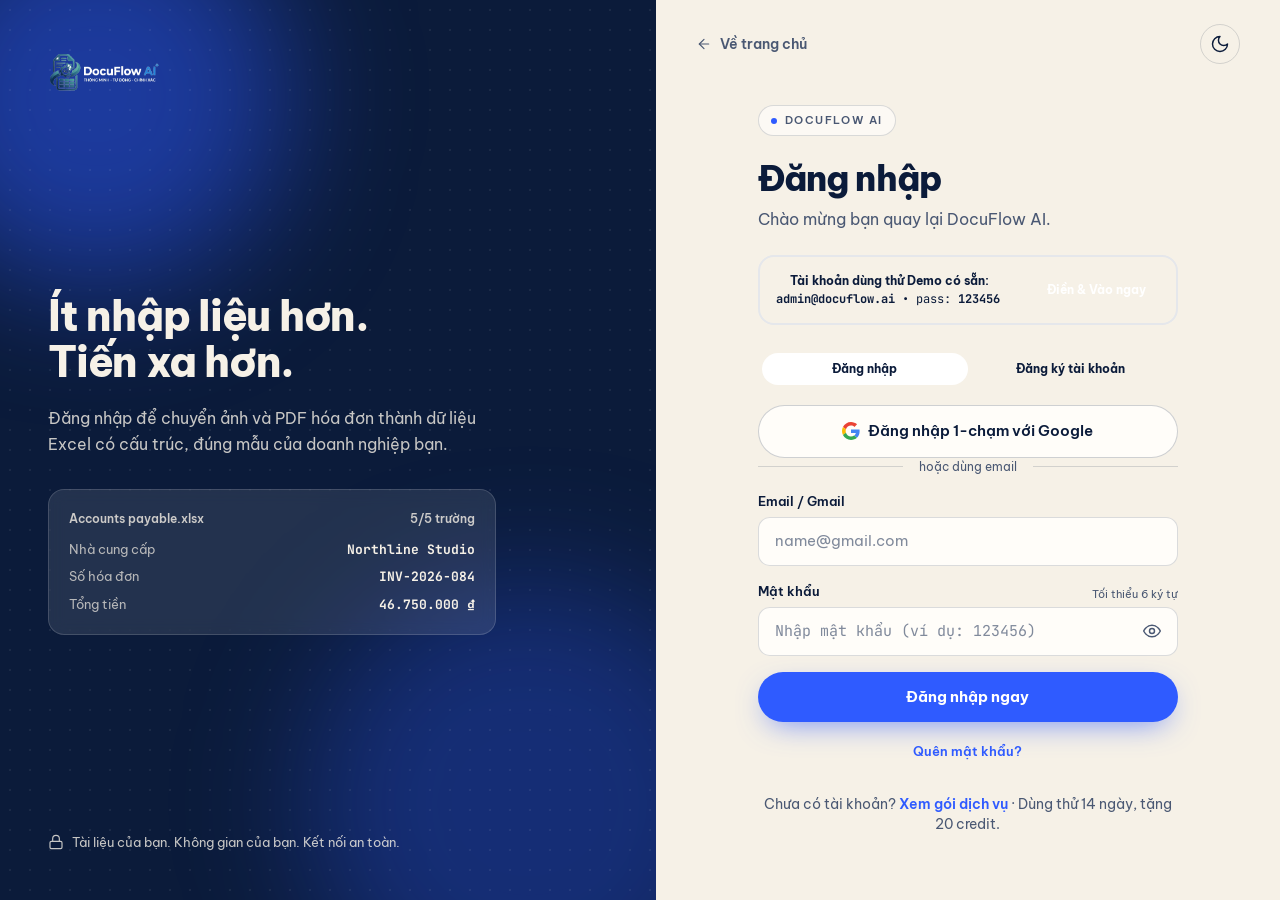
<file: login.html>
<!doctype html>
<html lang="vi">
<head>
<meta charset="utf-8" />
<meta name="viewport" content="width=device-width, initial-scale=1" />
<title>Đăng nhập | DocuFlow AI</title>
<meta name="description" content="Đăng nhập vào không gian làm việc DocuFlow AI." />
<meta name="theme-color" content="#0B1B3A" />
<script>(function(){var d=document.documentElement;d.classList.add('js');var t=null;try{t=localStorage.getItem('df-theme')}catch(e){}if(t!=='light'&&t!=='dark'){t=window.matchMedia&&matchMedia('(prefers-color-scheme: dark)').matches?'dark':'light'}d.setAttribute('data-theme',t)})();</script>
<link rel="icon" type="image/x-icon" href="/favicon.ico" />
<link rel="icon" type="image/png" href="/assets/img/favicon.png" />
<link rel="preconnect" href="https://fonts.googleapis.com" />
<link rel="preconnect" href="https://fonts.gstatic.com" crossorigin />
<link href="https://fonts.googleapis.com/css2?family=Be+Vietnam+Pro:wght@400;500;600;700;800&family=JetBrains+Mono:wght@500;600&display=swap" rel="stylesheet" />
<style>*,:after,:before{--tw-border-spacing-x:0;--tw-border-spacing-y:0;--tw-translate-x:0;--tw-translate-y:0;--tw-rotate:0;--tw-skew-x:0;--tw-skew-y:0;--tw-scale-x:1;--tw-scale-y:1;--tw-pan-x: ;--tw-pan-y: ;--tw-pinch-zoom: ;--tw-scroll-snap-strictness:proximity;--tw-gradient-from-position: ;--tw-gradient-via-position: ;--tw-gradient-to-position: ;--tw-ordinal: ;--tw-slashed-zero: ;--tw-numeric-figure: ;--tw-numeric-spacing: ;--tw-numeric-fraction: ;--tw-ring-inset: ;--tw-ring-offset-width:0px;--tw-ring-offset-color:#fff;--tw-ring-color:rgba(59,130,246,.5);--tw-ring-offset-shadow:0 0 #0000;--tw-ring-shadow:0 0 #0000;--tw-shadow:0 0 #0000;--tw-shadow-colored:0 0 #0000;--tw-blur: ;--tw-brightness: ;--tw-contrast: ;--tw-grayscale: ;--tw-hue-rotate: ;--tw-invert: ;--tw-saturate: ;--tw-sepia: ;--tw-drop-shadow: ;--tw-backdrop-blur: ;--tw-backdrop-brightness: ;--tw-backdrop-contrast: ;--tw-backdrop-grayscale: ;--tw-backdrop-hue-rotate: ;--tw-backdrop-invert: ;--tw-backdrop-opacity: ;--tw-backdrop-saturate: ;--tw-backdrop-sepia: ;--tw-contain-size: ;--tw-contain-layout: ;--tw-contain-paint: ;--tw-contain-style: }::backdrop{--tw-border-spacing-x:0;--tw-border-spacing-y:0;--tw-translate-x:0;--tw-translate-y:0;--tw-rotate:0;--tw-skew-x:0;--tw-skew-y:0;--tw-scale-x:1;--tw-scale-y:1;--tw-pan-x: ;--tw-pan-y: ;--tw-pinch-zoom: ;--tw-scroll-snap-strictness:proximity;--tw-gradient-from-position: ;--tw-gradient-via-position: ;--tw-gradient-to-position: ;--tw-ordinal: ;--tw-slashed-zero: ;--tw-numeric-figure: ;--tw-numeric-spacing: ;--tw-numeric-fraction: ;--tw-ring-inset: ;--tw-ring-offset-width:0px;--tw-ring-offset-color:#fff;--tw-ring-color:rgba(59,130,246,.5);--tw-ring-offset-shadow:0 0 #0000;--tw-ring-shadow:0 0 #0000;--tw-shadow:0 0 #0000;--tw-shadow-colored:0 0 #0000;--tw-blur: ;--tw-brightness: ;--tw-contrast: ;--tw-grayscale: ;--tw-hue-rotate: ;--tw-invert: ;--tw-saturate: ;--tw-sepia: ;--tw-drop-shadow: ;--tw-backdrop-blur: ;--tw-backdrop-brightness: ;--tw-backdrop-contrast: ;--tw-backdrop-grayscale: ;--tw-backdrop-hue-rotate: ;--tw-backdrop-invert: ;--tw-backdrop-opacity: ;--tw-backdrop-saturate: ;--tw-backdrop-sepia: ;--tw-contain-size: ;--tw-contain-layout: ;--tw-contain-paint: ;--tw-contain-style: }/*! tailwindcss v3.4.17 | MIT License | https://tailwindcss.com*/*,:after,:before{box-sizing:border-box;border:0 solid #e5e7eb}:after,:before{--tw-content:""}:host,html{line-height:1.5;-webkit-text-size-adjust:100%;-moz-tab-size:4;-o-tab-size:4;tab-size:4;font-family:Be Vietnam Pro,Inter,ui-sans-serif,system-ui,-apple-system,Segoe UI,Roboto,sans-serif;font-feature-settings:normal;font-variation-settings:normal;-webkit-tap-highlight-color:transparent}body{margin:0;line-height:inherit}hr{height:0;color:inherit;border-top-width:1px}abbr:where([title]){-webkit-text-decoration:underline dotted;text-decoration:underline dotted}h1,h2,h3,h4,h5,h6{font-size:inherit;font-weight:inherit}a{color:inherit;text-decoration:inherit}b,strong{font-weight:bolder}code,kbd,pre,samp{font-family:JetBrains Mono,ui-monospace,SFMono-Regular,Menlo,Consolas,monospace;font-feature-settings:normal;font-variation-settings:normal;font-size:1em}small{font-size:80%}sub,sup{font-size:75%;line-height:0;position:relative;vertical-align:baseline}sub{bottom:-.25em}sup{top:-.5em}table{text-indent:0;border-color:inherit;border-collapse:collapse}button,input,optgroup,select,textarea{font-family:inherit;font-feature-settings:inherit;font-variation-settings:inherit;font-size:100%;font-weight:inherit;line-height:inherit;letter-spacing:inherit;color:inherit;margin:0;padding:0}button,select{text-transform:none}button,input:where([type=button]),input:where([type=reset]),input:where([type=submit]){-webkit-appearance:button;background-color:transparent;background-image:none}:-moz-focusring{outline:auto}:-moz-ui-invalid{box-shadow:none}progress{vertical-align:baseline}::-webkit-inner-spin-button,::-webkit-outer-spin-button{height:auto}[type=search]{-webkit-appearance:textfield;outline-offset:-2px}::-webkit-search-decoration{-webkit-appearance:none}::-webkit-file-upload-button{-webkit-appearance:button;font:inherit}summary{display:list-item}blockquote,dd,dl,figure,h1,h2,h3,h4,h5,h6,hr,p,pre{margin:0}fieldset{margin:0}fieldset,legend{padding:0}menu,ol,ul{list-style:none;margin:0;padding:0}dialog{padding:0}textarea{resize:vertical}input::-moz-placeholder,textarea::-moz-placeholder{opacity:1;color:#9ca3af}input::placeholder,textarea::placeholder{opacity:1;color:#9ca3af}[role=button],button{cursor:pointer}:disabled{cursor:default}audio,canvas,embed,iframe,img,object,svg,video{display:block;vertical-align:middle}img,video{max-width:100%;height:auto}[hidden]:where(:not([hidden=until-found])){display:none}html{scroll-behavior:smooth;scroll-padding-top:5.5rem;-webkit-text-size-adjust:100%}body{--tw-bg-opacity:1;background-color:rgb(var(--bg)/var(--tw-bg-opacity,1));font-family:Be Vietnam Pro,Inter,ui-sans-serif,system-ui,-apple-system,Segoe UI,Roboto,sans-serif;--tw-text-opacity:1;color:rgb(var(--ink)/var(--tw-text-opacity,1));-webkit-font-smoothing:antialiased;-moz-osx-font-smoothing:grayscale;text-rendering:optimizeLegibility}::-moz-selection{background:rgb(var(--brand)/.25)}::selection{background:rgb(var(--brand)/.25)}:focus-visible{outline:2px solid rgb(var(--brand));outline-offset:3px;border-radius:8px}.ic{width:1.25rem;height:1.25rem;fill:none;stroke:currentColor;stroke-width:1.75;stroke-linecap:round;stroke-linejoin:round;flex:none}.wrap{margin-left:auto;margin-right:auto;width:100%;max-width:1200px;padding-left:1rem;padding-right:1rem}@media (min-width:640px){.wrap{padding-left:1.5rem;padding-right:1.5rem}}@media (min-width:1024px){.wrap{padding-left:2rem;padding-right:2rem}}.eyebrow{display:inline-flex;align-items:center;gap:.5rem;border-radius:9999px;border-width:1px;border-color:rgb(var(--line)/.15);background-color:rgb(var(--surface)/.7);padding:.375rem .75rem;font-size:11px;font-weight:600;text-transform:uppercase;letter-spacing:.14em;--tw-text-opacity:1;color:rgb(var(--mute)/var(--tw-text-opacity,1))}.eyebrow:before{content:"";width:6px;height:6px;border-radius:99px;background:rgb(var(--brand))}.h2{font-size:1.9rem;font-weight:700;line-height:1.15;letter-spacing:-.025em}@media (min-width:640px){.h2{font-size:2.25rem;line-height:2.5rem}}@media (min-width:1024px){.h2{font-size:2.6rem}}.card{position:relative;overflow:hidden;border-radius:1.5rem;border-width:1px;border-color:rgb(var(--line)/.1);--tw-bg-opacity:1;background-color:rgb(var(--surface)/var(--tw-bg-opacity,1));padding:1.5rem;--tw-shadow:0 1px 2px rgb(var(--shadow)/.05),0 8px 24px -12px rgb(var(--shadow)/.12);--tw-shadow-colored:0 1px 2px var(--tw-shadow-color),0 8px 24px -12px var(--tw-shadow-color);box-shadow:var(--tw-ring-offset-shadow,0 0 #0000),var(--tw-ring-shadow,0 0 #0000),var(--tw-shadow)}@media (min-width:640px){.card{padding:1.75rem}}.lift{transition-property:color,background-color,border-color,text-decoration-color,fill,stroke,opacity,box-shadow,transform,filter,-webkit-backdrop-filter;transition-property:color,background-color,border-color,text-decoration-color,fill,stroke,opacity,box-shadow,transform,filter,backdrop-filter;transition-property:color,background-color,border-color,text-decoration-color,fill,stroke,opacity,box-shadow,transform,filter,backdrop-filter,-webkit-backdrop-filter;transition-timing-function:cubic-bezier(.4,0,.2,1);transition-duration:.3s;transition-timing-function:cubic-bezier(0,0,.2,1)}.lift:hover{--tw-shadow:0 2px 4px rgb(var(--shadow)/.06),0 24px 48px -20px rgb(var(--shadow)/.28);--tw-shadow-colored:0 2px 4px var(--tw-shadow-color),0 24px 48px -20px var(--tw-shadow-color);box-shadow:var(--tw-ring-offset-shadow,0 0 #0000),var(--tw-ring-shadow,0 0 #0000),var(--tw-shadow)}@media (prefers-reduced-motion:no-preference){.lift:hover{--tw-translate-y:-0.25rem;transform:translate(var(--tw-translate-x),var(--tw-translate-y)) rotate(var(--tw-rotate)) skewX(var(--tw-skew-x)) skewY(var(--tw-skew-y)) scaleX(var(--tw-scale-x)) scaleY(var(--tw-scale-y))}}.btn{display:inline-flex;align-items:center;justify-content:center;gap:.5rem;border-radius:9999px;padding:.875rem 1.5rem;font-size:15px;font-weight:600;transition-property:color,background-color,border-color,text-decoration-color,fill,stroke,opacity,box-shadow,transform,filter,-webkit-backdrop-filter;transition-property:color,background-color,border-color,text-decoration-color,fill,stroke,opacity,box-shadow,transform,filter,backdrop-filter;transition-property:color,background-color,border-color,text-decoration-color,fill,stroke,opacity,box-shadow,transform,filter,backdrop-filter,-webkit-backdrop-filter;transition-timing-function:cubic-bezier(.4,0,.2,1);transition-duration:.2s}.btn-brand{--tw-bg-opacity:1;background-color:rgb(var(--brand)/var(--tw-bg-opacity,1));--tw-text-opacity:1;color:rgb(var(--on-brand)/var(--tw-text-opacity,1));--tw-shadow:0 10px 30px -10px rgb(47 91 255/.7);--tw-shadow-colored:0 10px 30px -10px var(--tw-shadow-color);box-shadow:var(--tw-ring-offset-shadow,0 0 #0000),var(--tw-ring-shadow,0 0 #0000),var(--tw-shadow)}.btn-brand:hover{--tw-bg-opacity:1;background-color:rgb(36 80 236/var(--tw-bg-opacity,1))}@media (prefers-reduced-motion:no-preference){.btn-brand:hover{--tw-translate-y:-0.125rem;transform:translate(var(--tw-translate-x),var(--tw-translate-y)) rotate(var(--tw-rotate)) skewX(var(--tw-skew-x)) skewY(var(--tw-skew-y)) scaleX(var(--tw-scale-x)) scaleY(var(--tw-scale-y))}}.btn-ghost{border-width:1px;border-color:rgb(var(--line)/.2);background-color:transparent;--tw-text-opacity:1;color:rgb(var(--ink)/var(--tw-text-opacity,1))}.btn-ghost:hover{border-color:rgb(var(--line)/.4);background-color:rgb(var(--line)/.05)}.btn .ic{transition:transform .3s cubic-bezier(.2,.7,.2,1)}@media (prefers-reduced-motion:no-preference){.btn:hover .ic{transform:translateX(5px)}}.tick{display:flex;align-items:flex-start;gap:.75rem;font-size:15px;line-height:1.375}.tick .ic{margin-top:2px;height:18px;width:18px;--tw-text-opacity:1;color:rgb(var(--brand-text)/var(--tw-text-opacity,1))}.label{margin-bottom:.375rem;display:block;font-size:13px;font-weight:600}.field-input{width:100%;border-radius:.75rem;border-width:1px;border-color:rgb(var(--line)/.15);--tw-bg-opacity:1;background-color:rgb(var(--surface)/var(--tw-bg-opacity,1));padding:.75rem 1rem;font-size:15px;--tw-text-opacity:1;color:rgb(var(--ink)/var(--tw-text-opacity,1));transition-property:color,background-color,border-color,text-decoration-color,fill,stroke,opacity,box-shadow,transform,filter,-webkit-backdrop-filter;transition-property:color,background-color,border-color,text-decoration-color,fill,stroke,opacity,box-shadow,transform,filter,backdrop-filter;transition-property:color,background-color,border-color,text-decoration-color,fill,stroke,opacity,box-shadow,transform,filter,backdrop-filter,-webkit-backdrop-filter;transition-timing-function:cubic-bezier(.4,0,.2,1);transition-duration:.15s}.field-input::-moz-placeholder{color:rgb(var(--mute)/.7)}.field-input::placeholder{color:rgb(var(--mute)/.7)}.field-input:focus{--tw-border-opacity:1;border-color:rgb(var(--brand)/var(--tw-border-opacity,1));outline:2px solid transparent;outline-offset:2px;--tw-ring-offset-shadow:var(--tw-ring-inset) 0 0 0 var(--tw-ring-offset-width) var(--tw-ring-offset-color);--tw-ring-shadow:var(--tw-ring-inset) 0 0 0 calc(4px + var(--tw-ring-offset-width)) var(--tw-ring-color);box-shadow:var(--tw-ring-offset-shadow),var(--tw-ring-shadow),var(--tw-shadow,0 0 #0000);--tw-ring-color:rgb(var(--brand)/0.15)}.field-input.input-error{border-color:#e5484d}.field-error-msg{margin-top:.375rem;display:none;font-size:12.5px;font-weight:500;--tw-text-opacity:1;color:rgb(220 38 38/var(--tw-text-opacity,1))}.field-error-msg:where([data-theme=dark],[data-theme=dark] *){--tw-text-opacity:1;color:rgb(248 113 113/var(--tw-text-opacity,1))}.field-error-msg.visible{display:block}select.field-input{-webkit-appearance:none;-moz-appearance:none;appearance:none;background-repeat:no-repeat;padding-right:2.5rem;background-image:url("data:image/svg+xml;charset=utf-8,%3Csvg xmlns='http://www.w3.org/2000/svg' fill='none' stroke='%238a93a6' stroke-linecap='round' stroke-linejoin='round' stroke-width='2' viewBox='0 0 24 24'%3E%3Cpath d='m6 9 6 6 6-6'/%3E%3C/svg%3E");background-position:right .9rem center;background-size:1.1rem}textarea.field-input{min-height:130px;resize:vertical}.modal-overlay{position:fixed;inset:0;z-index:90;display:none;align-items:center;justify-content:center;background-color:rgba(5,13,31,.6);padding:1rem;--tw-backdrop-blur:blur(4px);-webkit-backdrop-filter:var(--tw-backdrop-blur) var(--tw-backdrop-brightness) var(--tw-backdrop-contrast) var(--tw-backdrop-grayscale) var(--tw-backdrop-hue-rotate) var(--tw-backdrop-invert) var(--tw-backdrop-opacity) var(--tw-backdrop-saturate) var(--tw-backdrop-sepia);backdrop-filter:var(--tw-backdrop-blur) var(--tw-backdrop-brightness) var(--tw-backdrop-contrast) var(--tw-backdrop-grayscale) var(--tw-backdrop-hue-rotate) var(--tw-backdrop-invert) var(--tw-backdrop-opacity) var(--tw-backdrop-saturate) var(--tw-backdrop-sepia)}.modal-overlay.active{display:flex}.modal-box{max-height:92vh;width:100%;max-width:36rem;overflow-y:auto;border-radius:1.5rem;border-width:1px;border-color:rgb(var(--line)/.1);--tw-bg-opacity:1;background-color:rgb(var(--surface)/var(--tw-bg-opacity,1));padding:1.5rem;--tw-shadow:0 2px 4px rgb(var(--shadow)/.06),0 24px 48px -20px rgb(var(--shadow)/.28);--tw-shadow-colored:0 2px 4px var(--tw-shadow-color),0 24px 48px -20px var(--tw-shadow-color);box-shadow:var(--tw-ring-offset-shadow,0 0 #0000),var(--tw-ring-shadow,0 0 #0000),var(--tw-shadow)}@media (min-width:640px){.modal-box{padding:2rem}}.modal-header{display:flex;align-items:flex-start;justify-content:space-between;gap:1rem}.modal-title{margin-top:.5rem;font-size:1.25rem;line-height:1.75rem;font-weight:700;letter-spacing:-.025em}@media (min-width:640px){.modal-title{font-size:1.5rem;line-height:2rem}}.modal-close-btn{display:grid;height:2.25rem;width:2.25rem;flex:none;place-items:center;border-radius:9999px;font-size:1.5rem;line-height:2rem;line-height:1;--tw-text-opacity:1;color:rgb(var(--mute)/var(--tw-text-opacity,1));transition-property:color,background-color,border-color,text-decoration-color,fill,stroke,opacity,box-shadow,transform,filter,-webkit-backdrop-filter;transition-property:color,background-color,border-color,text-decoration-color,fill,stroke,opacity,box-shadow,transform,filter,backdrop-filter;transition-property:color,background-color,border-color,text-decoration-color,fill,stroke,opacity,box-shadow,transform,filter,backdrop-filter,-webkit-backdrop-filter;transition-timing-function:cubic-bezier(.4,0,.2,1);transition-duration:.15s}.modal-close-btn:hover{background-color:rgb(var(--line)/.1);--tw-text-opacity:1;color:rgb(var(--ink)/var(--tw-text-opacity,1))}.modal-desc{margin-top:.75rem;font-size:14.5px;line-height:1.625;--tw-text-opacity:1;color:rgb(var(--mute)/var(--tw-text-opacity,1))}.modal-actions{margin-top:1.5rem;display:flex;flex-wrap:wrap;justify-content:flex-end;gap:.5rem}.modal-actions .btn{padding:.625rem 1.25rem!important;font-size:14px!important}.modal-doc-tabs{margin-top:1rem;display:flex;gap:.5rem;overflow-x:auto;padding-bottom:.25rem}.modal-tab-btn{white-space:nowrap;border-radius:9999px;border-width:1px;border-color:rgb(var(--line)/.15);padding:.375rem .875rem;font-size:13px;font-weight:500;--tw-text-opacity:1;color:rgb(var(--mute)/var(--tw-text-opacity,1));transition-property:color,background-color,border-color,text-decoration-color,fill,stroke,opacity,box-shadow,transform,filter,-webkit-backdrop-filter;transition-property:color,background-color,border-color,text-decoration-color,fill,stroke,opacity,box-shadow,transform,filter,backdrop-filter;transition-property:color,background-color,border-color,text-decoration-color,fill,stroke,opacity,box-shadow,transform,filter,backdrop-filter,-webkit-backdrop-filter;transition-timing-function:cubic-bezier(.4,0,.2,1);transition-duration:.15s}.modal-tab-btn:hover{--tw-text-opacity:1;color:rgb(var(--ink)/var(--tw-text-opacity,1))}.modal-tab-btn.active{border-color:transparent;--tw-bg-opacity:1;background-color:rgb(var(--ink)/var(--tw-bg-opacity,1));--tw-text-opacity:1;color:rgb(var(--bg)/var(--tw-text-opacity,1))}.edit-form-grid{margin-top:1.25rem;display:grid;gap:1rem}@media (min-width:640px){.edit-form-grid{grid-template-columns:repeat(2,minmax(0,1fr))}.edit-form-field.full{grid-column:span 2/span 2}}.edit-form-field label{margin-bottom:.375rem;display:block;font-size:13px;font-weight:600}.edit-form-field label small{font-weight:400;--tw-text-opacity:1;color:rgb(var(--mute)/var(--tw-text-opacity,1))}.edit-form-field input{width:100%;border-radius:.75rem;border-width:1px;border-color:rgb(var(--line)/.15);--tw-bg-opacity:1;background-color:rgb(var(--surface)/var(--tw-bg-opacity,1));padding:.75rem 1rem;font-size:15px;--tw-text-opacity:1;color:rgb(var(--ink)/var(--tw-text-opacity,1));transition-property:color,background-color,border-color,text-decoration-color,fill,stroke,opacity,box-shadow,transform,filter,-webkit-backdrop-filter;transition-property:color,background-color,border-color,text-decoration-color,fill,stroke,opacity,box-shadow,transform,filter,backdrop-filter;transition-property:color,background-color,border-color,text-decoration-color,fill,stroke,opacity,box-shadow,transform,filter,backdrop-filter,-webkit-backdrop-filter;transition-timing-function:cubic-bezier(.4,0,.2,1);transition-duration:.15s}.edit-form-field input::-moz-placeholder{color:rgb(var(--mute)/.7)}.edit-form-field input::placeholder{color:rgb(var(--mute)/.7)}.edit-form-field input:focus{--tw-border-opacity:1;border-color:rgb(var(--brand)/var(--tw-border-opacity,1));outline:2px solid transparent;outline-offset:2px;--tw-ring-offset-shadow:var(--tw-ring-inset) 0 0 0 var(--tw-ring-offset-width) var(--tw-ring-offset-color);--tw-ring-shadow:var(--tw-ring-inset) 0 0 0 calc(4px + var(--tw-ring-offset-width)) var(--tw-ring-color);box-shadow:var(--tw-ring-offset-shadow),var(--tw-ring-shadow),var(--tw-shadow,0 0 #0000);--tw-ring-color:rgb(var(--brand)/0.15)}.edit-form-field input.input-error{border-color:#e5484d}select.edit-form-field input{-webkit-appearance:none;-moz-appearance:none;appearance:none;background-repeat:no-repeat;padding-right:2.5rem;background-image:url("data:image/svg+xml;charset=utf-8,%3Csvg xmlns='http://www.w3.org/2000/svg' fill='none' stroke='%238a93a6' stroke-linecap='round' stroke-linejoin='round' stroke-width='2' viewBox='0 0 24 24'%3E%3Cpath d='m6 9 6 6 6-6'/%3E%3C/svg%3E");background-position:right .9rem center;background-size:1.1rem}textarea.edit-form-field input{min-height:130px;resize:vertical}.edit-form-field input.mono,.edit-form-field.highlight input{font-family:JetBrains Mono,ui-monospace,SFMono-Regular,Menlo,Consolas,monospace}.edit-form-field.highlight input{border-color:rgb(var(--brand)/.4);background-color:rgb(var(--brand)/.1);font-weight:600}.edit-preview-badge{margin-top:1.25rem;display:flex;flex-wrap:wrap;align-items:center;justify-content:space-between;gap:.5rem;border-radius:1rem;background-color:rgb(var(--bg)/.7);padding:.75rem 1rem;font-size:13px}.chip{display:inline-flex;align-items:center;gap:.25rem;border-radius:9999px;background-color:rgb(var(--line)/.1);padding:.25rem .625rem;font-size:11.5px;font-weight:600}.chip.ok{background-color:rgba(16,185,129,.15);--tw-text-opacity:1;color:rgb(4 120 87/var(--tw-text-opacity,1))}.chip.ok:where([data-theme=dark],[data-theme=dark] *){--tw-text-opacity:1;color:rgb(110 231 183/var(--tw-text-opacity,1))}.chip.\!ok{background-color:rgba(16,185,129,.15);--tw-text-opacity:1;color:rgb(4 120 87/var(--tw-text-opacity,1))}.chip.\!ok:where([data-theme=dark],[data-theme=dark] *){--tw-text-opacity:1;color:rgb(110 231 183/var(--tw-text-opacity,1))}.chip.warn{background-color:rgba(245,158,11,.15);--tw-text-opacity:1;color:rgb(180 83 9/var(--tw-text-opacity,1))}.chip.warn:where([data-theme=dark],[data-theme=dark] *){--tw-text-opacity:1;color:rgb(252 211 77/var(--tw-text-opacity,1))}#toast{pointer-events:none;position:fixed;bottom:1.5rem;left:50%;z-index:100;max-width:90vw;--tw-translate-x:-50%;--tw-translate-y:1rem;border-radius:9999px;--tw-bg-opacity:1;background-color:rgb(var(--ink)/var(--tw-bg-opacity,1));padding:.75rem 1.25rem;text-align:center;font-size:14px;font-weight:500;--tw-text-opacity:1;color:rgb(var(--bg)/var(--tw-text-opacity,1));opacity:0;--tw-shadow:0 2px 4px rgb(var(--shadow)/.06),0 24px 48px -20px rgb(var(--shadow)/.28);--tw-shadow-colored:0 2px 4px var(--tw-shadow-color),0 24px 48px -20px var(--tw-shadow-color);box-shadow:var(--tw-ring-offset-shadow,0 0 #0000),var(--tw-ring-shadow,0 0 #0000),var(--tw-shadow);transition-property:color,background-color,border-color,text-decoration-color,fill,stroke,opacity,box-shadow,transform,filter,-webkit-backdrop-filter;transition-property:color,background-color,border-color,text-decoration-color,fill,stroke,opacity,box-shadow,transform,filter,backdrop-filter;transition-property:color,background-color,border-color,text-decoration-color,fill,stroke,opacity,box-shadow,transform,filter,backdrop-filter,-webkit-backdrop-filter;transition-timing-function:cubic-bezier(.4,0,.2,1);transition-duration:.3s}#toast,#toast.show{transform:translate(var(--tw-translate-x),var(--tw-translate-y)) rotate(var(--tw-rotate)) skewX(var(--tw-skew-x)) skewY(var(--tw-skew-y)) scaleX(var(--tw-scale-x)) scaleY(var(--tw-scale-y))}#toast.show{--tw-translate-y:0px;opacity:1}.toast-container{position:fixed;right:1rem;top:1rem;z-index:100;display:flex;width:min(92vw,380px);flex-direction:column;gap:.5rem}.toast{display:flex;--tw-translate-x:1.5rem;align-items:center;justify-content:space-between;gap:.75rem;border-radius:1rem;--tw-bg-opacity:1;background-color:rgb(var(--ink)/var(--tw-bg-opacity,1));padding:.75rem 1rem;font-size:14px;font-weight:500;--tw-text-opacity:1;color:rgb(var(--bg)/var(--tw-text-opacity,1));opacity:0;--tw-shadow:0 2px 4px rgb(var(--shadow)/.06),0 24px 48px -20px rgb(var(--shadow)/.28);--tw-shadow-colored:0 2px 4px var(--tw-shadow-color),0 24px 48px -20px var(--tw-shadow-color);box-shadow:var(--tw-ring-offset-shadow,0 0 #0000),var(--tw-ring-shadow,0 0 #0000),var(--tw-shadow);transition-property:color,background-color,border-color,text-decoration-color,fill,stroke,opacity,box-shadow,transform,filter,-webkit-backdrop-filter;transition-property:color,background-color,border-color,text-decoration-color,fill,stroke,opacity,box-shadow,transform,filter,backdrop-filter;transition-property:color,background-color,border-color,text-decoration-color,fill,stroke,opacity,box-shadow,transform,filter,backdrop-filter,-webkit-backdrop-filter;transition-timing-function:cubic-bezier(.4,0,.2,1);transition-duration:.3s}.toast,.toast.show{transform:translate(var(--tw-translate-x),var(--tw-translate-y)) rotate(var(--tw-rotate)) skewX(var(--tw-skew-x)) skewY(var(--tw-skew-y)) scaleX(var(--tw-scale-x)) scaleY(var(--tw-scale-y))}.toast.show{--tw-translate-x:0px;opacity:1}.toast-success{background-color:rgb(5 150 105/var(--tw-bg-opacity,1))}.toast-error,.toast-success{--tw-bg-opacity:1;--tw-text-opacity:1;color:rgb(255 255 255/var(--tw-text-opacity,1))}.toast-error{background-color:rgb(220 38 38/var(--tw-bg-opacity,1))}.toast-close{font-size:1.25rem;line-height:1.75rem;line-height:1;opacity:.8}.toast-close:hover{opacity:1}.spinner{display:none;height:1rem;width:1rem}@keyframes spin{to{transform:rotate(1turn)}}.spinner{animation:spin 1s linear infinite;border-radius:9999px;border-width:2px;border-color:hsla(0,0%,100%,.4);--tw-border-opacity:1;border-top-color:rgb(255 255 255/var(--tw-border-opacity,1))}.acc details{border-radius:1rem;border-width:1px;border-color:rgb(var(--line)/.1);--tw-bg-opacity:1;background-color:rgb(var(--surface)/var(--tw-bg-opacity,1));transition-property:color,background-color,border-color,text-decoration-color,fill,stroke,opacity,box-shadow,transform,filter,-webkit-backdrop-filter;transition-property:color,background-color,border-color,text-decoration-color,fill,stroke,opacity,box-shadow,transform,filter,backdrop-filter;transition-property:color,background-color,border-color,text-decoration-color,fill,stroke,opacity,box-shadow,transform,filter,backdrop-filter,-webkit-backdrop-filter;transition-timing-function:cubic-bezier(.4,0,.2,1);transition-duration:.15s}.acc details+details{margin-top:.75rem}.acc details[open]{--tw-shadow:0 1px 2px rgb(var(--shadow)/.05),0 8px 24px -12px rgb(var(--shadow)/.12);--tw-shadow-colored:0 1px 2px var(--tw-shadow-color),0 8px 24px -12px var(--tw-shadow-color);box-shadow:var(--tw-ring-offset-shadow,0 0 #0000),var(--tw-ring-shadow,0 0 #0000),var(--tw-shadow)}.acc summary{display:flex;cursor:pointer;list-style-type:none;align-items:center;justify-content:space-between;gap:1rem;border-radius:1rem;padding:1rem 1.25rem;font-size:15.5px;font-weight:600}.acc summary::-webkit-details-marker{display:none}.acc summary:after{content:"";width:20px;height:20px;flex:none;background:rgb(var(--mute));transition:transform .3s ease;-webkit-mask:url("data:image/svg+xml;charset=utf-8,%3Csvg xmlns='http://www.w3.org/2000/svg' fill='none' stroke='%23000' stroke-linecap='round' stroke-linejoin='round' stroke-width='2' viewBox='0 0 24 24'%3E%3Cpath d='m6 9 6 6 6-6'/%3E%3C/svg%3E") center /contain no-repeat;mask:url("data:image/svg+xml;charset=utf-8,%3Csvg xmlns='http://www.w3.org/2000/svg' fill='none' stroke='%23000' stroke-linecap='round' stroke-linejoin='round' stroke-width='2' viewBox='0 0 24 24'%3E%3Cpath d='m6 9 6 6 6-6'/%3E%3C/svg%3E") center /contain no-repeat}.acc details[open]>summary:after{transform:rotate(180deg)}.acc details>div,.acc details>p{padding-left:1.25rem;padding-right:1.25rem;padding-bottom:1.25rem;font-size:15px;line-height:1.625}.acc details>div,.acc details>p,.tab{--tw-text-opacity:1;color:rgb(var(--mute)/var(--tw-text-opacity,1))}.tab{white-space:nowrap;border-radius:9999px;border-width:1px;border-color:rgb(var(--line)/.15);padding:.5rem 1rem;font-size:13.5px;font-weight:600;transition-property:color,background-color,border-color,text-decoration-color,fill,stroke,opacity,box-shadow,transform,filter,-webkit-backdrop-filter;transition-property:color,background-color,border-color,text-decoration-color,fill,stroke,opacity,box-shadow,transform,filter,backdrop-filter;transition-property:color,background-color,border-color,text-decoration-color,fill,stroke,opacity,box-shadow,transform,filter,backdrop-filter,-webkit-backdrop-filter;transition-timing-function:cubic-bezier(.4,0,.2,1);transition-duration:.15s}.tab:hover{--tw-text-opacity:1;color:rgb(var(--ink)/var(--tw-text-opacity,1))}.tab.\!on,.tab.on{border-color:transparent;--tw-bg-opacity:1;background-color:rgb(var(--ink)/var(--tw-bg-opacity,1));--tw-text-opacity:1;color:rgb(var(--bg)/var(--tw-text-opacity,1))}#quy-trinh .step{transition-property:color,background-color,border-color,text-decoration-color,fill,stroke,opacity,box-shadow,transform,filter,-webkit-backdrop-filter;transition-property:color,background-color,border-color,text-decoration-color,fill,stroke,opacity,box-shadow,transform,filter,backdrop-filter;transition-property:color,background-color,border-color,text-decoration-color,fill,stroke,opacity,box-shadow,transform,filter,backdrop-filter,-webkit-backdrop-filter;transition-timing-function:cubic-bezier(.4,0,.2,1);transition-duration:.3s}#quy-trinh .step:not(.on){opacity:.55}#quy-trinh .step.\!on,#quy-trinh .step.on{--tw-shadow:0 2px 4px rgb(var(--shadow)/.06),0 24px 48px -20px rgb(var(--shadow)/.28);--tw-shadow-colored:0 2px 4px var(--tw-shadow-color),0 24px 48px -20px var(--tw-shadow-color);box-shadow:var(--tw-ring-offset-shadow,0 0 #0000),var(--tw-ring-shadow,0 0 #0000),var(--tw-shadow);--tw-ring-offset-shadow:var(--tw-ring-inset) 0 0 0 var(--tw-ring-offset-width) var(--tw-ring-offset-color);--tw-ring-shadow:var(--tw-ring-inset) 0 0 0 calc(2px + var(--tw-ring-offset-width)) var(--tw-ring-color);box-shadow:var(--tw-ring-offset-shadow),var(--tw-ring-shadow),var(--tw-shadow,0 0 #0000);--tw-ring-color:rgb(var(--brand)/0.4)}.drop,.upl{display:flex;flex-direction:column;align-items:center;gap:.5rem;border-radius:1rem;border-width:2px;border-style:dashed;border-color:rgb(var(--line)/.2);background-color:rgb(var(--bg)/.6);padding:1.5rem 1rem;text-align:center;font-size:14px;transition-property:color,background-color,border-color,text-decoration-color,fill,stroke,opacity,box-shadow,transform,filter,-webkit-backdrop-filter;transition-property:color,background-color,border-color,text-decoration-color,fill,stroke,opacity,box-shadow,transform,filter,backdrop-filter;transition-property:color,background-color,border-color,text-decoration-color,fill,stroke,opacity,box-shadow,transform,filter,backdrop-filter,-webkit-backdrop-filter;transition-timing-function:cubic-bezier(.4,0,.2,1);transition-duration:.15s}.drop.over,.upl.over{--tw-border-opacity:1;border-color:rgb(var(--brand)/var(--tw-border-opacity,1));background-color:rgb(var(--brand)/.1)}.kvrow,.map-row{display:flex;justify-content:space-between;padding:.625rem .875rem;font-size:13px}.field,.kvrow,.map-row{align-items:center;gap:.75rem;border-radius:.75rem;border-width:1px;border-color:rgb(var(--line)/.1);background-color:rgb(var(--bg)/.6)}.field{display:grid;cursor:pointer;grid-template-columns:1fr 1.2fr;padding:.5rem .875rem;font-size:13.5px;transition-property:color,background-color,border-color,text-decoration-color,fill,stroke,opacity,box-shadow,transform,filter,-webkit-backdrop-filter;transition-property:color,background-color,border-color,text-decoration-color,fill,stroke,opacity,box-shadow,transform,filter,backdrop-filter;transition-property:color,background-color,border-color,text-decoration-color,fill,stroke,opacity,box-shadow,transform,filter,backdrop-filter,-webkit-backdrop-filter;transition-timing-function:cubic-bezier(.4,0,.2,1);transition-duration:.15s}.field+.field{margin-top:.5rem}.field input{width:100%;min-width:0;background-color:transparent;padding-top:.25rem;padding-bottom:.25rem;text-align:right;font-family:JetBrains Mono,ui-monospace,SFMono-Regular,Menlo,Consolas,monospace;font-weight:600;outline:2px solid transparent;outline-offset:2px}.field>span{--tw-text-opacity:1;color:rgb(var(--mute)/var(--tw-text-opacity,1))}.field.done{border-color:rgba(16,185,129,.3)}.field.\!low,.field.low{border-color:rgba(245,158,11,.6);background-color:rgba(245,158,11,.1)}.field.sel{--tw-ring-offset-shadow:var(--tw-ring-inset) 0 0 0 var(--tw-ring-offset-width) var(--tw-ring-offset-color);--tw-ring-shadow:var(--tw-ring-inset) 0 0 0 calc(2px + var(--tw-ring-offset-width)) var(--tw-ring-color);box-shadow:var(--tw-ring-offset-shadow),var(--tw-ring-shadow),var(--tw-shadow,0 0 #0000);--tw-ring-color:rgb(var(--brand)/0.5)}.inv .row{display:flex;justify-content:space-between;gap:.75rem;border-radius:.375rem;padding:.375rem .5rem;font-size:13px;transition-property:color,background-color,border-color,text-decoration-color,fill,stroke,opacity,box-shadow,transform,filter,-webkit-backdrop-filter;transition-property:color,background-color,border-color,text-decoration-color,fill,stroke,opacity,box-shadow,transform,filter,backdrop-filter;transition-property:color,background-color,border-color,text-decoration-color,fill,stroke,opacity,box-shadow,transform,filter,backdrop-filter,-webkit-backdrop-filter;transition-timing-function:cubic-bezier(.4,0,.2,1);transition-duration:.15s}.inv .row.hl{background-color:rgb(var(--brand)/.15);outline-style:solid;outline-width:2px;outline-color:rgb(var(--brand)/.6)}.sw{display:inline-flex;border-radius:9999px;border-width:1px;border-color:rgb(var(--line)/.15);background-color:rgb(var(--bg)/.6);padding:.25rem}.sw button{border-radius:9999px;padding:.5rem 1rem;font-size:13.5px;font-weight:600;--tw-text-opacity:1;color:rgb(var(--mute)/var(--tw-text-opacity,1));transition-property:color,background-color,border-color,text-decoration-color,fill,stroke,opacity,box-shadow,transform,filter,-webkit-backdrop-filter;transition-property:color,background-color,border-color,text-decoration-color,fill,stroke,opacity,box-shadow,transform,filter,backdrop-filter;transition-property:color,background-color,border-color,text-decoration-color,fill,stroke,opacity,box-shadow,transform,filter,backdrop-filter,-webkit-backdrop-filter;transition-timing-function:cubic-bezier(.4,0,.2,1);transition-duration:.15s}.sw button.\!on,.sw button.on{--tw-bg-opacity:1;background-color:rgb(var(--ink)/var(--tw-bg-opacity,1));--tw-text-opacity:1;color:rgb(var(--bg)/var(--tw-text-opacity,1))}.qr{width:132px;height:132px;flex:none;border-radius:14px;border:8px solid #fff;background-color:#fff;background-image:conic-gradient(#0b1b3a 25%,#fff 0 50%,#0b1b3a 0 75%,#fff 0);background-size:22px 22px;box-shadow:0 0 0 1px rgb(var(--line)/.15)}.xlsx td,.xlsx th{border-width:1px;border-color:rgb(var(--line)/.1);padding:.5rem .75rem;text-align:left;font-size:13px}.xlsx th{background-color:rgb(var(--bg)/.7);font-weight:600;--tw-text-opacity:1;color:rgb(var(--mute)/var(--tw-text-opacity,1))}.xlsx td.hl{background-color:rgb(var(--brand)/.1);font-weight:600}.doc-item-wrapper{position:relative;display:flex;align-items:center;justify-content:space-between;gap:.5rem;border-radius:1rem;border-width:1px;border-color:rgb(var(--line)/.1);--tw-bg-opacity:1;background-color:rgb(var(--surface)/var(--tw-bg-opacity,1));padding:.625rem .75rem;transition-property:color,background-color,border-color,text-decoration-color,fill,stroke,opacity,box-shadow,transform,filter,-webkit-backdrop-filter;transition-property:color,background-color,border-color,text-decoration-color,fill,stroke,opacity,box-shadow,transform,filter,backdrop-filter;transition-property:color,background-color,border-color,text-decoration-color,fill,stroke,opacity,box-shadow,transform,filter,backdrop-filter,-webkit-backdrop-filter;transition-timing-function:cubic-bezier(.4,0,.2,1);transition-duration:.15s}.doc-item-wrapper.\!on,.doc-item-wrapper.on{border-color:rgb(var(--brand)/.5);background-color:rgb(var(--brand)/.07)}.doc-clickable{display:flex;min-width:0;flex:1 1 0%;cursor:pointer;align-items:center;gap:.75rem}.doc-menu-container{position:relative}.doc-dots-btn{display:grid;height:2rem;width:2rem;place-items:center;border-radius:9999px;--tw-text-opacity:1;color:rgb(var(--mute)/var(--tw-text-opacity,1));transition-property:color,background-color,border-color,text-decoration-color,fill,stroke,opacity,box-shadow,transform,filter,-webkit-backdrop-filter;transition-property:color,background-color,border-color,text-decoration-color,fill,stroke,opacity,box-shadow,transform,filter,backdrop-filter;transition-property:color,background-color,border-color,text-decoration-color,fill,stroke,opacity,box-shadow,transform,filter,backdrop-filter,-webkit-backdrop-filter;transition-timing-function:cubic-bezier(.4,0,.2,1);transition-duration:.15s}.doc-dots-btn:hover{background-color:rgb(var(--line)/.1);--tw-text-opacity:1;color:rgb(var(--ink)/var(--tw-text-opacity,1))}.doc-menu-dropdown{position:absolute;right:0;top:2.25rem;z-index:20;display:none;min-width:160px;border-radius:.75rem;border-width:1px;border-color:rgb(var(--line)/.1);--tw-bg-opacity:1;background-color:rgb(var(--surface)/var(--tw-bg-opacity,1));padding:.25rem;--tw-shadow:0 2px 4px rgb(var(--shadow)/.06),0 24px 48px -20px rgb(var(--shadow)/.28);--tw-shadow-colored:0 2px 4px var(--tw-shadow-color),0 24px 48px -20px var(--tw-shadow-color);box-shadow:var(--tw-ring-offset-shadow,0 0 #0000),var(--tw-ring-shadow,0 0 #0000),var(--tw-shadow)}.doc-menu-dropdown.show{display:block}.doc-menu-item{display:flex;width:100%;align-items:center;gap:.5rem;border-radius:.5rem;padding:.5rem .75rem;font-size:13px;font-weight:500;--tw-text-opacity:1;color:rgb(220 38 38/var(--tw-text-opacity,1));transition-property:color,background-color,border-color,text-decoration-color,fill,stroke,opacity,box-shadow,transform,filter,-webkit-backdrop-filter;transition-property:color,background-color,border-color,text-decoration-color,fill,stroke,opacity,box-shadow,transform,filter,backdrop-filter;transition-property:color,background-color,border-color,text-decoration-color,fill,stroke,opacity,box-shadow,transform,filter,backdrop-filter,-webkit-backdrop-filter;transition-timing-function:cubic-bezier(.4,0,.2,1);transition-duration:.15s}.doc-menu-item:hover{background-color:rgba(239,68,68,.1)}.doc-menu-item:where([data-theme=dark],[data-theme=dark] *){--tw-text-opacity:1;color:rgb(248 113 113/var(--tw-text-opacity,1))}.empty-docs-state{border-radius:1rem;border-width:1px;border-style:dashed;border-color:rgb(var(--line)/.2);padding:1.25rem;text-align:center;font-size:13px;--tw-text-opacity:1;color:rgb(var(--mute)/var(--tw-text-opacity,1))}.empty-docs-state span{display:block;font-weight:600;--tw-text-opacity:1;color:rgb(var(--ink)/var(--tw-text-opacity,1))}#tb tr{cursor:pointer;transition-property:color,background-color,border-color,text-decoration-color,fill,stroke,opacity,box-shadow,transform,filter,-webkit-backdrop-filter;transition-property:color,background-color,border-color,text-decoration-color,fill,stroke,opacity,box-shadow,transform,filter,backdrop-filter;transition-property:color,background-color,border-color,text-decoration-color,fill,stroke,opacity,box-shadow,transform,filter,backdrop-filter,-webkit-backdrop-filter;transition-timing-function:cubic-bezier(.4,0,.2,1);transition-duration:.15s}#tb tr.\!on,#tb tr.on{background-color:rgb(var(--brand)/.1)}.ws-table td,.ws-table th{white-space:nowrap;border-bottom-width:1px;border-color:rgb(var(--line)/.1);padding:.625rem .75rem;text-align:left;font-size:13px}.ws-table thead th{font-size:11px;font-weight:600;text-transform:uppercase;letter-spacing:.05em;--tw-text-opacity:1;color:rgb(var(--mute)/var(--tw-text-opacity,1))}.ws-table .r{text-align:right}#up.over{--tw-border-opacity:1;border-color:rgb(var(--brand)/var(--tw-border-opacity,1));background-color:rgb(var(--brand)/.1)}.side a.topic{display:flex;align-items:center;justify-content:space-between;border-radius:.75rem;padding:.625rem .875rem;font-size:14.5px;font-weight:500;--tw-text-opacity:1;color:rgb(var(--mute)/var(--tw-text-opacity,1));transition-property:color,background-color,border-color,text-decoration-color,fill,stroke,opacity,box-shadow,transform,filter,-webkit-backdrop-filter;transition-property:color,background-color,border-color,text-decoration-color,fill,stroke,opacity,box-shadow,transform,filter,backdrop-filter;transition-property:color,background-color,border-color,text-decoration-color,fill,stroke,opacity,box-shadow,transform,filter,backdrop-filter,-webkit-backdrop-filter;transition-timing-function:cubic-bezier(.4,0,.2,1);transition-duration:.15s}.side a.topic:hover{background-color:rgb(var(--line)/.05);--tw-text-opacity:1;color:rgb(var(--ink)/var(--tw-text-opacity,1))}.side a.topic.\!on,.side a.topic.\!on:hover,.side a.topic.on,.side a.topic.on:hover{--tw-bg-opacity:1;background-color:rgb(var(--ink)/var(--tw-bg-opacity,1));--tw-text-opacity:1;color:rgb(var(--bg)/var(--tw-text-opacity,1))}.sr-only{position:absolute;width:1px;height:1px;padding:0;margin:-1px;overflow:hidden;clip:rect(0,0,0,0);white-space:nowrap;border-width:0}.pointer-events-none{pointer-events:none}.visible{visibility:visible}.absolute{position:absolute}.relative{position:relative}.sticky{position:sticky}.inset-0{inset:0}.inset-x-0{left:0;right:0}.-bottom-32{bottom:-8rem}.-left-24{left:-6rem}.-right-16{right:-4rem}.-right-20{right:-5rem}.-right-24{right:-6rem}.-top-16{top:-4rem}.-top-20{top:-5rem}.-top-24{top:-6rem}.right-2{right:.5rem}.top-0{top:0}.top-1\/2{top:50%}.-z-10{z-index:-10}.z-50{z-index:50}.mx-auto{margin-left:auto;margin-right:auto}.my-6{margin-top:1.5rem;margin-bottom:1.5rem}.\!mt-0{margin-top:0!important}.-ml-1{margin-left:-.25rem}.-mt-1{margin-top:-.25rem}.-mt-3{margin-top:-.75rem}.mb-5{margin-bottom:1.25rem}.ml-3{margin-left:.75rem}.mt-0\.5{margin-top:.125rem}.mt-1{margin-top:.25rem}.mt-1\.5{margin-top:.375rem}.mt-10{margin-top:2.5rem}.mt-12{margin-top:3rem}.mt-14{margin-top:3.5rem}.mt-2{margin-top:.5rem}.mt-2\.5{margin-top:.625rem}.mt-3{margin-top:.75rem}.mt-4{margin-top:1rem}.mt-5{margin-top:1.25rem}.mt-6{margin-top:1.5rem}.mt-8{margin-top:2rem}.mt-9{margin-top:2.25rem}.block{display:block}.flex{display:flex}.inline-flex{display:inline-flex}.table{display:table}.grid{display:grid}.hidden{display:none}.\!h-3{height:.75rem!important}.\!h-3\.5{height:.875rem!important}.\!h-4{height:1rem!important}.\!h-\[18px\]{height:18px!important}.h-1\.5{height:.375rem}.h-10{height:2.5rem}.h-11{height:2.75rem}.h-12{height:3rem}.h-14{height:3.5rem}.h-16{height:4rem}.h-2{height:.5rem}.h-3\.5{height:.875rem}.h-4{height:1rem}.h-5{height:1.25rem}.h-56{height:14rem}.h-64{height:16rem}.h-72{height:18rem}.h-8{height:2rem}.h-80{height:20rem}.h-9{height:2.25rem}.h-96{height:24rem}.h-\[18px\]{height:18px}.h-\[22px\]{height:22px}.h-\[28rem\]{height:28rem}.h-\[420px\]{height:420px}.h-\[480px\]{height:480px}.h-\[520px\]{height:520px}.h-\[560px\]{height:560px}.h-\[620px\]{height:620px}.h-full{height:100%}.h-px{height:1px}.min-h-\[1\.2em\]{min-height:1.2em}.min-h-screen{min-height:100vh}.\!w-3{width:.75rem!important}.\!w-3\.5{width:.875rem!important}.\!w-4{width:1rem!important}.\!w-\[18px\]{width:18px!important}.w-10{width:2.5rem}.w-11{width:2.75rem}.w-12{width:3rem}.w-14{width:3.5rem}.w-2{width:.5rem}.w-3\.5{width:.875rem}.w-4{width:1rem}.w-56{width:14rem}.w-64{width:16rem}.w-72{width:18rem}.w-8{width:2rem}.w-80{width:20rem}.w-9{width:2.25rem}.w-96{width:24rem}.w-\[18px\]{width:18px}.w-\[22px\]{width:22px}.w-\[28rem\]{width:28rem}.w-\[70\%\]{width:70%}.w-\[95\%\]{width:95%}.w-full{width:100%}.min-w-0{min-width:0}.min-w-\[300px\]{min-width:300px}.min-w-\[420px\]{min-width:420px}.min-w-\[460px\]{min-width:460px}.min-w-\[720px\]{min-width:720px}.\!max-w-md{max-width:28rem!important}.max-w-2xl{max-width:42rem}.max-w-3xl{max-width:48rem}.max-w-4xl{max-width:56rem}.max-w-\[1040px\]{max-width:1040px}.max-w-\[380px\]{max-width:380px}.max-w-\[420px\]{max-width:420px}.max-w-lg{max-width:32rem}.max-w-md{max-width:28rem}.max-w-sm{max-width:24rem}.max-w-xl{max-width:36rem}.max-w-xs{max-width:20rem}.flex-1{flex:1 1 0%}.flex-none{flex:none}.border-collapse{border-collapse:collapse}.-translate-y-1\/2{--tw-translate-y:-50%}.-translate-y-1\/2,.rotate-180{transform:translate(var(--tw-translate-x),var(--tw-translate-y)) rotate(var(--tw-rotate)) skewX(var(--tw-skew-x)) skewY(var(--tw-skew-y)) scaleX(var(--tw-scale-x)) scaleY(var(--tw-scale-y))}.rotate-180{--tw-rotate:180deg}.rotate-90{--tw-rotate:90deg;transform:translate(var(--tw-translate-x),var(--tw-translate-y)) rotate(var(--tw-rotate)) skewX(var(--tw-skew-x)) skewY(var(--tw-skew-y)) scaleX(var(--tw-scale-x)) scaleY(var(--tw-scale-y))}.cursor-pointer{cursor:pointer}.grid-cols-1{grid-template-columns:repeat(1,minmax(0,1fr))}.grid-cols-2{grid-template-columns:repeat(2,minmax(0,1fr))}.grid-cols-\[1\.4fr_1fr_1fr\]{grid-template-columns:1.4fr 1fr 1fr}.grid-cols-\[minmax\(0\2c 1fr\)\]{grid-template-columns:minmax(0,1fr)}.flex-col{flex-direction:column}.flex-wrap{flex-wrap:wrap}.place-items-center{place-items:center}.items-start{align-items:flex-start}.items-end{align-items:flex-end}.items-center{align-items:center}.items-baseline{align-items:baseline}.items-stretch{align-items:stretch}.justify-center{justify-content:center}.justify-between{justify-content:space-between}.gap-0\.5{gap:.125rem}.gap-1{gap:.25rem}.gap-1\.5{gap:.375rem}.gap-10{gap:2.5rem}.gap-12{gap:3rem}.gap-2{gap:.5rem}.gap-2\.5{gap:.625rem}.gap-3{gap:.75rem}.gap-4{gap:1rem}.gap-5{gap:1.25rem}.gap-6{gap:1.5rem}.gap-8{gap:2rem}.gap-x-6{-moz-column-gap:1.5rem;column-gap:1.5rem}.gap-y-2{row-gap:.5rem}.space-y-0\.5>:not([hidden])~:not([hidden]){--tw-space-y-reverse:0;margin-top:calc(.125rem*(1 - var(--tw-space-y-reverse)));margin-bottom:calc(.125rem*var(--tw-space-y-reverse))}.space-y-1\.5>:not([hidden])~:not([hidden]){--tw-space-y-reverse:0;margin-top:calc(.375rem*(1 - var(--tw-space-y-reverse)));margin-bottom:calc(.375rem*var(--tw-space-y-reverse))}.space-y-12>:not([hidden])~:not([hidden]){--tw-space-y-reverse:0;margin-top:calc(3rem*(1 - var(--tw-space-y-reverse)));margin-bottom:calc(3rem*var(--tw-space-y-reverse))}.space-y-2>:not([hidden])~:not([hidden]){--tw-space-y-reverse:0;margin-top:calc(.5rem*(1 - var(--tw-space-y-reverse)));margin-bottom:calc(.5rem*var(--tw-space-y-reverse))}.space-y-2\.5>:not([hidden])~:not([hidden]){--tw-space-y-reverse:0;margin-top:calc(.625rem*(1 - var(--tw-space-y-reverse)));margin-bottom:calc(.625rem*var(--tw-space-y-reverse))}.space-y-3>:not([hidden])~:not([hidden]){--tw-space-y-reverse:0;margin-top:calc(.75rem*(1 - var(--tw-space-y-reverse)));margin-bottom:calc(.75rem*var(--tw-space-y-reverse))}.space-y-4>:not([hidden])~:not([hidden]){--tw-space-y-reverse:0;margin-top:calc(1rem*(1 - var(--tw-space-y-reverse)));margin-bottom:calc(1rem*var(--tw-space-y-reverse))}.divide-y>:not([hidden])~:not([hidden]){--tw-divide-y-reverse:0;border-top-width:calc(1px*(1 - var(--tw-divide-y-reverse)));border-bottom-width:calc(1px*var(--tw-divide-y-reverse))}.divide-\[\#0B1B3A\]\/10>:not([hidden])~:not([hidden]){border-color:rgba(11,27,58,.1)}.divide-line\/10>:not([hidden])~:not([hidden]){border-color:rgb(var(--line)/.1)}.self-start{align-self:flex-start}.overflow-hidden{overflow:hidden}.overflow-x-auto{overflow-x:auto}.truncate{overflow:hidden;text-overflow:ellipsis}.truncate,.whitespace-nowrap{white-space:nowrap}.\!rounded-none{border-radius:0!important}.rounded-2xl{border-radius:1rem}.rounded-3xl{border-radius:1.5rem}.rounded-4xl{border-radius:2rem}.rounded-\[11px\]{border-radius:11px}.rounded-full{border-radius:9999px}.rounded-lg{border-radius:.5rem}.rounded-md{border-radius:.375rem}.rounded-xl{border-radius:.75rem}.border{border-width:1px}.border-2{border-width:2px}.border-y{border-top-width:1px}.border-b,.border-y{border-bottom-width:1px}.border-r{border-right-width:1px}.border-t{border-top-width:1px}.border-dashed{border-style:dashed}.\!border-brand\/40{border-color:rgb(var(--brand)/.4)!important}.\!border-line\/10{border-color:rgb(var(--line)/.1)!important}.\!border-transparent{border-color:transparent!important}.border-\[\#0B1B3A\]\/10{border-color:rgba(11,27,58,.1)}.border-amber-500\/40{border-color:rgba(245,158,11,.4)}.border-brand\/30{border-color:rgb(var(--brand)/.3)}.border-line\/10{border-color:rgb(var(--line)/.1)}.border-line\/15{border-color:rgb(var(--line)/.15)}.border-line\/20{border-color:rgb(var(--line)/.2)}.border-transparent{border-color:transparent}.border-white\/15{border-color:hsla(0,0%,100%,.15)}.border-white\/20{border-color:hsla(0,0%,100%,.2)}.border-white\/30{border-color:hsla(0,0%,100%,.3)}.\!bg-feature{--tw-bg-opacity:1!important;background-color:rgb(var(--feature)/var(--tw-bg-opacity,1))!important}.\!bg-line\/\[\.07\]{background-color:rgb(var(--line)/.07)!important}.\!bg-surface{--tw-bg-opacity:1!important;background-color:rgb(var(--surface)/var(--tw-bg-opacity,1))!important}.bg-\[\#0B1B3A\]{--tw-bg-opacity:1;background-color:rgb(11 27 58/var(--tw-bg-opacity,1))}.bg-\[\#0B1B3A\]\/\[\.06\]{background-color:rgba(11,27,58,.06)}.bg-amber-500\/10{background-color:rgba(245,158,11,.1)}.bg-amber-500\/15{background-color:rgba(245,158,11,.15)}.bg-bg{--tw-bg-opacity:1;background-color:rgb(var(--bg)/var(--tw-bg-opacity,1))}.bg-bg\/40{background-color:rgb(var(--bg)/.4)}.bg-bg\/50{background-color:rgb(var(--bg)/.5)}.bg-bg\/60{background-color:rgb(var(--bg)/.6)}.bg-bg\/70{background-color:rgb(var(--bg)/.7)}.bg-bg\/80{background-color:rgb(var(--bg)/.8)}.bg-brand{--tw-bg-opacity:1;background-color:rgb(var(--brand)/var(--tw-bg-opacity,1))}.bg-brand\/10{background-color:rgb(var(--brand)/.1)}.bg-brand\/30{background-color:rgb(var(--brand)/.3)}.bg-brand\/40{background-color:rgb(var(--brand)/.4)}.bg-brand\/50{background-color:rgb(var(--brand)/.5)}.bg-brand\/\[\.07\]{background-color:rgb(var(--brand)/.07)}.bg-emerald-500\/15{background-color:rgba(16,185,129,.15)}.bg-feature{--tw-bg-opacity:1;background-color:rgb(var(--feature)/var(--tw-bg-opacity,1))}.bg-ink{--tw-bg-opacity:1;background-color:rgb(var(--ink)/var(--tw-bg-opacity,1))}.bg-line\/10{background-color:rgb(var(--line)/.1)}.bg-line\/15{background-color:rgb(var(--line)/.15)}.bg-line\/\[\.06\]{background-color:rgb(var(--line)/.06)}.bg-surface{--tw-bg-opacity:1;background-color:rgb(var(--surface)/var(--tw-bg-opacity,1))}.bg-surface2{--tw-bg-opacity:1;background-color:rgb(var(--surface-2)/var(--tw-bg-opacity,1))}.bg-surface2\/40{background-color:rgb(var(--surface-2)/.4)}.bg-surface2\/50{background-color:rgb(var(--surface-2)/.5)}.bg-surface2\/60{background-color:rgb(var(--surface-2)/.6)}.bg-white{--tw-bg-opacity:1;background-color:rgb(255 255 255/var(--tw-bg-opacity,1))}.bg-white\/10{background-color:hsla(0,0%,100%,.1)}.bg-white\/15{background-color:hsla(0,0%,100%,.15)}.bg-\[radial-gradient\(60\%_60\%_at_30\%_0\%\2c rgb\(var\(--brand\)\/\.13\)\2c transparent_70\%\)\]{background-image:radial-gradient(60% 60% at 30% 0,rgb(var(--brand)/.13),transparent 70%)}.bg-\[radial-gradient\(60\%_60\%_at_50\%_0\%\2c rgb\(var\(--brand\)\/\.12\)\2c transparent_70\%\)\]{background-image:radial-gradient(60% 60% at 50% 0,rgb(var(--brand)/.12),transparent 70%)}.bg-\[radial-gradient\(60\%_60\%_at_50\%_0\%\2c rgb\(var\(--brand\)\/\.13\)\2c transparent_70\%\)\]{background-image:radial-gradient(60% 60% at 50% 0,rgb(var(--brand)/.13),transparent 70%)}.bg-\[radial-gradient\(60\%_60\%_at_50\%_0\%\2c rgb\(var\(--brand\)\/\.14\)\2c transparent_70\%\)\]{background-image:radial-gradient(60% 60% at 50% 0,rgb(var(--brand)/.14),transparent 70%)}.\!p-0{padding:0!important}.\!p-4{padding:1rem!important}.\!p-5{padding:1.25rem!important}.\!p-6{padding:1.5rem!important}.p-1{padding:.25rem}.p-12{padding:3rem}.p-4{padding:1rem}.p-5{padding:1.25rem}.p-8{padding:2rem}.\!px-4{padding-left:1rem!important;padding-right:1rem!important}.\!px-5{padding-left:1.25rem!important;padding-right:1.25rem!important}.\!px-7{padding-left:1.75rem!important;padding-right:1.75rem!important}.\!px-8{padding-left:2rem!important;padding-right:2rem!important}.\!py-2\.5{padding-top:.625rem!important;padding-bottom:.625rem!important}.\!py-4{padding-top:1rem!important;padding-bottom:1rem!important}.\!py-6{padding-top:1.5rem!important;padding-bottom:1.5rem!important}.px-1{padding-left:.25rem;padding-right:.25rem}.px-2{padding-left:.5rem;padding-right:.5rem}.px-2\.5{padding-left:.625rem;padding-right:.625rem}.px-3{padding-left:.75rem;padding-right:.75rem}.px-3\.5{padding-left:.875rem;padding-right:.875rem}.px-4{padding-left:1rem;padding-right:1rem}.px-5{padding-left:1.25rem;padding-right:1.25rem}.px-6{padding-left:1.5rem;padding-right:1.5rem}.py-0\.5{padding-top:.125rem;padding-bottom:.125rem}.py-1{padding-top:.25rem;padding-bottom:.25rem}.py-1\.5{padding-top:.375rem;padding-bottom:.375rem}.py-10{padding-top:2.5rem;padding-bottom:2.5rem}.py-12{padding-top:3rem;padding-bottom:3rem}.py-14{padding-top:3.5rem;padding-bottom:3.5rem}.py-2{padding-top:.5rem;padding-bottom:.5rem}.py-2\.5{padding-top:.625rem;padding-bottom:.625rem}.py-3{padding-top:.75rem;padding-bottom:.75rem}.py-3\.5{padding-top:.875rem;padding-bottom:.875rem}.py-4{padding-top:1rem;padding-bottom:1rem}.py-6{padding-top:1.5rem;padding-bottom:1.5rem}.py-8{padding-top:2rem;padding-bottom:2rem}.pb-10{padding-bottom:2.5rem}.pb-14{padding-bottom:3.5rem}.pb-2{padding-bottom:.5rem}.pb-8{padding-bottom:2rem}.pr-12{padding-right:3rem}.pt-1{padding-top:.25rem}.pt-10{padding-top:2.5rem}.pt-12{padding-top:3rem}.pt-14{padding-top:3.5rem}.pt-3{padding-top:.75rem}.pt-4{padding-top:1rem}.pt-6{padding-top:1.5rem}.text-left{text-align:left}.text-center{text-align:center}.font-mono{font-family:JetBrains Mono,ui-monospace,SFMono-Regular,Menlo,Consolas,monospace}.font-sans{font-family:Be Vietnam Pro,Inter,ui-sans-serif,system-ui,-apple-system,Segoe UI,Roboto,sans-serif}.font-serif{font-family:ui-serif,Georgia,Cambria,Times New Roman,Times,serif}.\!text-\[13\.5px\]{font-size:13.5px!important}.\!text-\[14px\]{font-size:14px!important}.\!text-base{font-size:1rem!important;line-height:1.5rem!important}.text-2xl{font-size:1.5rem;line-height:2rem}.text-3xl{font-size:1.875rem;line-height:2.25rem}.text-5xl{font-size:3rem;line-height:1}.text-6xl{font-size:3.75rem;line-height:1}.text-\[1\.7rem\]{font-size:1.7rem}.text-\[1\.8rem\]{font-size:1.8rem}.text-\[1\.9rem\]{font-size:1.9rem}.text-\[10\.5px\]{font-size:10.5px}.text-\[10px\]{font-size:10px}.text-\[11\.5px\]{font-size:11.5px}.text-\[11px\]{font-size:11px}.text-\[12\.5px\]{font-size:12.5px}.text-\[12px\]{font-size:12px}.text-\[13\.5px\]{font-size:13.5px}.text-\[13px\]{font-size:13px}.text-\[14\.5px\]{font-size:14.5px}.text-\[14px\]{font-size:14px}.text-\[15\.5px\]{font-size:15.5px}.text-\[15px\]{font-size:15px}.text-\[16px\]{font-size:16px}.text-\[17px\]{font-size:17px}.text-\[2\.2rem\]{font-size:2.2rem}.text-\[2\.3rem\]{font-size:2.3rem}.text-\[2\.5rem\]{font-size:2.5rem}.text-\[2\.6rem\]{font-size:2.6rem}.text-\[22px\]{font-size:22px}.text-\[2rem\]{font-size:2rem}.text-\[6\.5rem\]{font-size:6.5rem}.text-\[7rem\]{font-size:7rem}.text-base{font-size:1rem;line-height:1.5rem}.text-lg{font-size:1.125rem;line-height:1.75rem}.text-sm{font-size:.875rem;line-height:1.25rem}.text-xl{font-size:1.25rem;line-height:1.75rem}.text-xs{font-size:.75rem;line-height:1rem}.font-bold{font-weight:700}.font-extrabold{font-weight:800}.font-medium{font-weight:500}.font-normal{font-weight:400}.font-semibold{font-weight:600}.uppercase{text-transform:uppercase}.normal-case{text-transform:none}.leading-\[1\.08\]{line-height:1.08}.leading-\[1\.15\]{line-height:1.15}.leading-\[1\.1\]{line-height:1.1}.leading-\[1\.2\]{line-height:1.2}.leading-none{line-height:1}.leading-relaxed{line-height:1.625}.leading-snug{line-height:1.375}.leading-tight{line-height:1.25}.tracking-\[-0\.035em\]{letter-spacing:-.035em}.tracking-\[-0\.03em\]{letter-spacing:-.03em}.tracking-\[-0\.05em\]{letter-spacing:-.05em}.tracking-\[\.12em\]{letter-spacing:.12em}.tracking-\[\.14em\]{letter-spacing:.14em}.tracking-normal{letter-spacing:0}.tracking-tight{letter-spacing:-.025em}.tracking-tighter{letter-spacing:-.05em}.tracking-wide{letter-spacing:.025em}.tracking-wider{letter-spacing:.05em}.tracking-widest{letter-spacing:.1em}.\!text-current{color:currentColor!important}.\!text-ink{--tw-text-opacity:1!important;color:rgb(var(--ink)/var(--tw-text-opacity,1))!important}.text-\[\#0B1B3A\]{--tw-text-opacity:1;color:rgb(11 27 58/var(--tw-text-opacity,1))}.text-\[\#0B1B3A\]\/50{color:rgba(11,27,58,.5)}.text-\[\#0B1B3A\]\/60{color:rgba(11,27,58,.6)}.text-\[\#0B1B3A\]\/70{color:rgba(11,27,58,.7)}.text-\[\#F6F1E7\]{--tw-text-opacity:1;color:rgb(246 241 231/var(--tw-text-opacity,1))}.text-amber-600{--tw-text-opacity:1;color:rgb(217 119 6/var(--tw-text-opacity,1))}.text-amber-700{--tw-text-opacity:1;color:rgb(180 83 9/var(--tw-text-opacity,1))}.text-bg{--tw-text-opacity:1;color:rgb(var(--bg)/var(--tw-text-opacity,1))}.text-brandtext{--tw-text-opacity:1;color:rgb(var(--brand-text)/var(--tw-text-opacity,1))}.text-emerald-500{--tw-text-opacity:1;color:rgb(16 185 129/var(--tw-text-opacity,1))}.text-emerald-600{--tw-text-opacity:1;color:rgb(5 150 105/var(--tw-text-opacity,1))}.text-emerald-700{--tw-text-opacity:1;color:rgb(4 120 87/var(--tw-text-opacity,1))}.text-ink{--tw-text-opacity:1;color:rgb(var(--ink)/var(--tw-text-opacity,1))}.text-line\/15{color:rgb(var(--line)/.15)}.text-mute{--tw-text-opacity:1;color:rgb(var(--mute)/var(--tw-text-opacity,1))}.text-onbrand{--tw-text-opacity:1;color:rgb(var(--on-brand)/var(--tw-text-opacity,1))}.text-onfeature{--tw-text-opacity:1;color:rgb(var(--on-feature)/var(--tw-text-opacity,1))}.text-red-500{--tw-text-opacity:1;color:rgb(239 68 68/var(--tw-text-opacity,1))}.text-white{--tw-text-opacity:1;color:rgb(255 255 255/var(--tw-text-opacity,1))}.underline-offset-4{text-underline-offset:4px}.opacity-70{opacity:.7}.opacity-75{opacity:.75}.opacity-80{opacity:.8}.opacity-90{opacity:.9}.opacity-\[\.07\]{opacity:.07}.shadow-\[0_10px_30px_-8px_rgb\(47_91_255\/\.8\)\]{--tw-shadow:0 10px 30px -8px rgb(47 91 255/.8);--tw-shadow-colored:0 10px 30px -8px var(--tw-shadow-color)}.shadow-\[0_10px_30px_-8px_rgb\(47_91_255\/\.8\)\],.shadow-lg{box-shadow:var(--tw-ring-offset-shadow,0 0 #0000),var(--tw-ring-shadow,0 0 #0000),var(--tw-shadow)}.shadow-lg{--tw-shadow:0 10px 15px -3px rgba(0,0,0,.1),0 4px 6px -4px rgba(0,0,0,.1);--tw-shadow-colored:0 10px 15px -3px var(--tw-shadow-color),0 4px 6px -4px var(--tw-shadow-color)}.shadow-lift{--tw-shadow:0 2px 4px rgb(var(--shadow)/.06),0 24px 48px -20px rgb(var(--shadow)/.28);--tw-shadow-colored:0 2px 4px var(--tw-shadow-color),0 24px 48px -20px var(--tw-shadow-color)}.shadow-lift,.shadow-soft{box-shadow:var(--tw-ring-offset-shadow,0 0 #0000),var(--tw-ring-shadow,0 0 #0000),var(--tw-shadow)}.shadow-soft{--tw-shadow:0 1px 2px rgb(var(--shadow)/.05),0 8px 24px -12px rgb(var(--shadow)/.12);--tw-shadow-colored:0 1px 2px var(--tw-shadow-color),0 8px 24px -12px var(--tw-shadow-color)}.shadow-xl{--tw-shadow:0 20px 25px -5px rgba(0,0,0,.1),0 8px 10px -6px rgba(0,0,0,.1);--tw-shadow-colored:0 20px 25px -5px var(--tw-shadow-color),0 8px 10px -6px var(--tw-shadow-color);box-shadow:var(--tw-ring-offset-shadow,0 0 #0000),var(--tw-ring-shadow,0 0 #0000),var(--tw-shadow)}.ring{--tw-ring-offset-shadow:var(--tw-ring-inset) 0 0 0 var(--tw-ring-offset-width) var(--tw-ring-offset-color);--tw-ring-shadow:var(--tw-ring-inset) 0 0 0 calc(3px + var(--tw-ring-offset-width)) var(--tw-ring-color)}.ring,.ring-1{box-shadow:var(--tw-ring-offset-shadow),var(--tw-ring-shadow),var(--tw-shadow,0 0 #0000)}.ring-1{--tw-ring-offset-shadow:var(--tw-ring-inset) 0 0 0 var(--tw-ring-offset-width) var(--tw-ring-offset-color);--tw-ring-shadow:var(--tw-ring-inset) 0 0 0 calc(1px + var(--tw-ring-offset-width)) var(--tw-ring-color)}.ring-2{--tw-ring-offset-shadow:var(--tw-ring-inset) 0 0 0 var(--tw-ring-offset-width) var(--tw-ring-offset-color);--tw-ring-shadow:var(--tw-ring-inset) 0 0 0 calc(2px + var(--tw-ring-offset-width)) var(--tw-ring-color);box-shadow:var(--tw-ring-offset-shadow),var(--tw-ring-shadow),var(--tw-shadow,0 0 #0000)}.ring-black\/5{--tw-ring-color:rgba(0,0,0,.05)}.ring-brand\/20{--tw-ring-color:rgb(var(--brand)/0.2)}.blur-3xl{--tw-blur:blur(64px);filter:var(--tw-blur) var(--tw-brightness) var(--tw-contrast) var(--tw-grayscale) var(--tw-hue-rotate) var(--tw-invert) var(--tw-saturate) var(--tw-sepia) var(--tw-drop-shadow)}.backdrop-blur{--tw-backdrop-blur:blur(8px)}.backdrop-blur,.backdrop-blur-xl{-webkit-backdrop-filter:var(--tw-backdrop-blur) var(--tw-backdrop-brightness) var(--tw-backdrop-contrast) var(--tw-backdrop-grayscale) var(--tw-backdrop-hue-rotate) var(--tw-backdrop-invert) var(--tw-backdrop-opacity) var(--tw-backdrop-saturate) var(--tw-backdrop-sepia);backdrop-filter:var(--tw-backdrop-blur) var(--tw-backdrop-brightness) var(--tw-backdrop-contrast) var(--tw-backdrop-grayscale) var(--tw-backdrop-hue-rotate) var(--tw-backdrop-invert) var(--tw-backdrop-opacity) var(--tw-backdrop-saturate) var(--tw-backdrop-sepia)}.backdrop-blur-xl{--tw-backdrop-blur:blur(24px)}.transition{transition-property:color,background-color,border-color,text-decoration-color,fill,stroke,opacity,box-shadow,transform,filter,-webkit-backdrop-filter;transition-property:color,background-color,border-color,text-decoration-color,fill,stroke,opacity,box-shadow,transform,filter,backdrop-filter;transition-property:color,background-color,border-color,text-decoration-color,fill,stroke,opacity,box-shadow,transform,filter,backdrop-filter,-webkit-backdrop-filter;transition-timing-function:cubic-bezier(.4,0,.2,1);transition-duration:.15s}.transition-colors{transition-property:color,background-color,border-color,text-decoration-color,fill,stroke;transition-timing-function:cubic-bezier(.4,0,.2,1);transition-duration:.15s}.duration-300{transition-duration:.3s}:root{--bg:246 241 231;--surface:255 253 249;--surface-2:236 229 215;--ink:11 27 58;--mute:74 88 115;--line:11 27 58;--brand:47 91 255;--brand-text:47 91 255;--on-brand:255 255 255;--feature:11 27 58;--on-feature:246 241 231;--shadow:11 27 58;color-scheme:light}:root[data-theme=dark]{--bg:11 27 58;--surface:18 38 78;--surface-2:15 33 70;--ink:246 241 231;--mute:178 188 208;--line:246 241 231;--brand:47 91 255;--brand-text:130 156 255;--on-brand:255 255 255;--feature:47 91 255;--on-feature:255 255 255;--shadow:2 8 24;color-scheme:dark}.dots{background-image:radial-gradient(rgb(var(--line)/.14) 1px,transparent 1px);background-size:18px 18px}.js .reveal{opacity:0;transform:translateY(18px);transition:opacity .7s ease,transform .7s cubic-bezier(.2,.7,.2,1);transition-delay:calc(var(--i, 0)*80ms)}.js .reveal.in{opacity:1;transform:none}.flow{width:2px;height:44px;background-image:repeating-linear-gradient(180deg,rgb(var(--brand)) 0 6px,transparent 6px 12px);background-size:2px 12px;opacity:.8}@media (min-width:768px){.flow{width:64px;height:2px;background-image:repeating-linear-gradient(90deg,rgb(var(--brand)) 0 6px,transparent 6px 12px);background-size:12px 2px}}@media (prefers-reduced-motion:no-preference){.flow{animation:flowy .9s linear infinite}@media (min-width:768px){.flow{animation-name:flowx}}@keyframes flowy{to{background-position:0 12px}}@keyframes flowx{to{background-position:12px 0}}.fv-txt{animation:fillTxt 10s ease-in-out infinite both;animation-delay:var(--d,0s)}.fv-sk{animation:fillSk 10s ease-in-out infinite both;animation-delay:var(--d,0s)}.fv-ck{animation:fillCk 10s ease-in-out infinite both;animation-delay:var(--d,0s)}.hl:after{animation:hlPulse 10s ease-in-out infinite both;animation-delay:var(--d,0s)}.status-ok{animation:statusOk 10s ease-in-out infinite both;animation-delay:4.2s}.ring{animation:ring 2.4s ease-out infinite}.scan{animation:scan 10s ease-in-out infinite}.bar-fill{animation:barfill 3.2s ease-in-out infinite alternate}@keyframes fillTxt{0%,3%{clip-path:inset(0 100% 0 0);opacity:0}4%{opacity:1}14%{clip-path:inset(0 0 0 0);opacity:1}90%{clip-path:inset(0 0 0 0);opacity:1}96%,to{clip-path:inset(0 0 0 0);opacity:0}}@keyframes fillSk{0%{opacity:1}3%{opacity:1}10%{opacity:0}94%{opacity:0}to{opacity:1}}@keyframes fillCk{0%,12%{opacity:0;transform:scale(.4)}18%{opacity:1;transform:scale(1)}90%{opacity:1;transform:scale(1)}96%,to{opacity:0;transform:scale(.4)}}@keyframes hlPulse{0%,2%{opacity:0;transform:scale(1.12)}5%{opacity:1;transform:scale(1)}15%{opacity:1}22%,to{opacity:0}}@keyframes statusOk{0%,8%{opacity:.35}14%,88%{opacity:1}96%,to{opacity:.35}}@keyframes ring{0%{transform:scale(.85);opacity:.55}to{transform:scale(1.7);opacity:0}}@keyframes scan{0%,2%{top:4%;opacity:0}6%{opacity:.9}30%{top:94%;opacity:.9}36%,to{top:94%;opacity:0}}@keyframes barfill{0%{width:38%}to{width:100%}}}.hl{position:relative;display:inline-block}.hl:after{content:"";inset:-3px -6px;border:2px solid rgb(var(--brand));border-radius:8px;pointer-events:none}.fv-sk,.hl:after{position:absolute;opacity:0}.fv-sk{inset:3px 0 3px auto;width:100%;max-width:8.5rem;border-radius:6px;background:linear-gradient(90deg,rgb(var(--line)/.06),rgb(var(--line)/.14),rgb(var(--line)/.06))}@media (prefers-reduced-motion:no-preference){.fv-sk{opacity:1}}.scan{position:absolute;left:0;right:0;height:2px;opacity:0;background:linear-gradient(90deg,transparent,rgb(var(--brand)),transparent);box-shadow:0 0 14px 2px rgb(var(--brand)/.5)}@media (prefers-reduced-motion:reduce){html{scroll-behavior:auto}*,:after,:before{animation:none!important;transition-duration:.01ms!important}.js .reveal{opacity:1;transform:none}}.hover\:border-brand:hover{--tw-border-opacity:1;border-color:rgb(var(--brand)/var(--tw-border-opacity,1))}.hover\:border-line\/30:hover{border-color:rgb(var(--line)/.3)}.hover\:bg-\[\#2450ec\]:hover{--tw-bg-opacity:1;background-color:rgb(36 80 236/var(--tw-bg-opacity,1))}.hover\:bg-\[\#F6F1E7\]:hover{--tw-bg-opacity:1;background-color:rgb(246 241 231/var(--tw-bg-opacity,1))}.hover\:bg-brand\/5:hover{background-color:rgb(var(--brand)/.05)}.hover\:bg-line\/10:hover{background-color:rgb(var(--line)/.1)}.hover\:bg-line\/5:hover{background-color:rgb(var(--line)/.05)}.hover\:bg-white\/10:hover{background-color:hsla(0,0%,100%,.1)}.hover\:text-brandtext:hover{--tw-text-opacity:1;color:rgb(var(--brand-text)/var(--tw-text-opacity,1))}.hover\:text-ink:hover{--tw-text-opacity:1;color:rgb(var(--ink)/var(--tw-text-opacity,1))}.hover\:underline:hover{text-decoration-line:underline}.focus\:not-sr-only:focus{position:static;width:auto;height:auto;padding:0;margin:0;overflow:visible;clip:auto;white-space:normal}.focus\:fixed:focus{position:fixed}.focus\:left-4:focus{left:1rem}.focus\:top-4:focus{top:1rem}.focus\:z-\[100\]:focus{z-index:100}.focus\:rounded-full:focus{border-radius:9999px}.focus\:bg-brand:focus{--tw-bg-opacity:1;background-color:rgb(var(--brand)/var(--tw-bg-opacity,1))}.focus\:px-4:focus{padding-left:1rem;padding-right:1rem}.focus\:py-2:focus{padding-top:.5rem;padding-bottom:.5rem}.focus\:text-onbrand:focus{--tw-text-opacity:1;color:rgb(var(--on-brand)/var(--tw-text-opacity,1))}.disabled\:opacity-70:disabled{opacity:.7}@media (prefers-reduced-motion:no-preference){.motion-safe\:hover\:-translate-y-0\.5:hover{--tw-translate-y:-0.125rem;transform:translate(var(--tw-translate-x),var(--tw-translate-y)) rotate(var(--tw-rotate)) skewX(var(--tw-skew-x)) skewY(var(--tw-skew-y)) scaleX(var(--tw-scale-x)) scaleY(var(--tw-scale-y))}}@media (min-width:640px){.sm\:col-span-2{grid-column:span 2/span 2}.sm\:mt-16{margin-top:4rem}.sm\:mt-4{margin-top:1rem}.sm\:mt-5{margin-top:1.25rem}.sm\:block{display:block}.sm\:inline-block{display:inline-block}.sm\:inline{display:inline}.sm\:inline-flex{display:inline-flex}.sm\:h-\[4\.5rem\]{height:4.5rem}.sm\:max-w-\[290px\]{max-width:290px}.sm\:grid-cols-2{grid-template-columns:repeat(2,minmax(0,1fr))}.sm\:flex-row{flex-direction:row}.sm\:items-center{align-items:center}.sm\:justify-between{justify-content:space-between}.sm\:gap-5{gap:1.25rem}.sm\:\!p-10{padding:2.5rem!important}.sm\:p-12{padding:3rem}.sm\:p-5{padding:1.25rem}.sm\:p-6{padding:1.5rem}.sm\:p-7{padding:1.75rem}.sm\:p-8{padding:2rem}.sm\:px-10{padding-left:2.5rem;padding-right:2.5rem}.sm\:px-12{padding-left:3rem;padding-right:3rem}.sm\:py-12{padding-top:3rem;padding-bottom:3rem}.sm\:py-16{padding-top:4rem;padding-bottom:4rem}.sm\:py-20{padding-top:5rem}.sm\:pb-20,.sm\:py-20{padding-bottom:5rem}.sm\:pt-14{padding-top:3.5rem}.sm\:pt-16{padding-top:4rem}.sm\:pt-20{padding-top:5rem}.sm\:text-3xl{font-size:1.875rem;line-height:2.25rem}.sm\:text-4xl{font-size:2.25rem;line-height:2.5rem}.sm\:text-5xl{font-size:3rem;line-height:1}.sm\:text-6xl{font-size:3.75rem;line-height:1}.sm\:text-\[8rem\]{font-size:8rem}.sm\:text-\[9rem\]{font-size:9rem}.sm\:text-lg{font-size:1.125rem;line-height:1.75rem}}@media (min-width:768px){.md\:col-span-3{grid-column:span 3/span 3}.md\:col-span-6{grid-column:span 6/span 6}.md\:block{display:block}.md\:inline-flex{display:inline-flex}.md\:hidden{display:none}.md\:w-\[320px\]{width:320px}.md\:max-w-none{max-width:none}.md\:grid-cols-2{grid-template-columns:repeat(2,minmax(0,1fr))}.md\:grid-cols-3{grid-template-columns:repeat(3,minmax(0,1fr))}.md\:grid-cols-6{grid-template-columns:repeat(6,minmax(0,1fr))}.md\:grid-cols-\[1\.4fr_1fr_1fr\]{grid-template-columns:1.4fr 1fr 1fr}.md\:grid-cols-\[1fr_auto_1fr\]{grid-template-columns:1fr auto 1fr}.md\:flex-row{flex-direction:row}.md\:items-end{align-items:flex-end}.md\:gap-4{gap:1rem}.md\:divide-x>:not([hidden])~:not([hidden]){--tw-divide-x-reverse:0;border-right-width:calc(1px*var(--tw-divide-x-reverse));border-left-width:calc(1px*(1 - var(--tw-divide-x-reverse)))}.md\:border-b-0{border-bottom-width:0}.md\:border-r{border-right-width:1px}}@media (min-width:1024px){.lg\:sticky{position:sticky}.lg\:top-28{top:7rem}.lg\:col-span-4{grid-column:span 4/span 4}.lg\:col-span-5{grid-column:span 5/span 5}.lg\:col-span-7{grid-column:span 7/span 7}.lg\:-my-3{margin-top:-.75rem;margin-bottom:-.75rem}.lg\:block{display:block}.lg\:flex{display:flex}.lg\:hidden{display:none}.lg\:grid-cols-12{grid-template-columns:repeat(12,minmax(0,1fr))}.lg\:grid-cols-3{grid-template-columns:repeat(3,minmax(0,1fr))}.lg\:grid-cols-\[1\.05fr_1fr\]{grid-template-columns:1.05fr 1fr}.lg\:grid-cols-\[1\.15fr_1fr\]{grid-template-columns:1.15fr 1fr}.lg\:grid-cols-\[1\.3fr_1fr\]{grid-template-columns:1.3fr 1fr}.lg\:grid-cols-\[1fr_1\.15fr\]{grid-template-columns:1fr 1.15fr}.lg\:grid-cols-\[230px_minmax\(0\2c 0\.9fr\)_minmax\(0\2c 1\.6fr\)\]{grid-template-columns:230px minmax(0,.9fr) minmax(0,1.6fr)}.lg\:grid-cols-\[280px_1fr\]{grid-template-columns:280px 1fr}.lg\:grid-cols-\[auto_1fr\]{grid-template-columns:auto 1fr}.lg\:flex-col{flex-direction:column}.lg\:justify-between{justify-content:space-between}.lg\:gap-12{gap:3rem}.lg\:gap-16{gap:4rem}.lg\:self-start{align-self:flex-start}.lg\:border-b-0{border-bottom-width:0}.lg\:border-r{border-right-width:1px}.lg\:p-10{padding:2.5rem}.lg\:py-10{padding-top:2.5rem;padding-bottom:2.5rem}.lg\:pb-16{padding-bottom:4rem}.lg\:pb-20{padding-bottom:5rem}.lg\:pt-20{padding-top:5rem}.lg\:text-\[3\.3rem\]{font-size:3.3rem}.lg\:text-\[3\.4rem\]{font-size:3.4rem}.lg\:text-\[4\.4rem\]{font-size:4.4rem}.lg\:text-\[4\.6rem\]{font-size:4.6rem}}.dark\:block:where([data-theme=dark],[data-theme=dark] *){display:block}.dark\:hidden:where([data-theme=dark],[data-theme=dark] *){display:none}.dark\:bg-white:where([data-theme=dark],[data-theme=dark] *){--tw-bg-opacity:1;background-color:rgb(255 255 255/var(--tw-bg-opacity,1))}.dark\:text-\[\#0B1B3A\]:where([data-theme=dark],[data-theme=dark] *){--tw-text-opacity:1;color:rgb(11 27 58/var(--tw-text-opacity,1))}.dark\:text-amber-300:where([data-theme=dark],[data-theme=dark] *){--tw-text-opacity:1;color:rgb(252 211 77/var(--tw-text-opacity,1))}.dark\:text-emerald-300:where([data-theme=dark],[data-theme=dark] *){--tw-text-opacity:1;color:rgb(110 231 183/var(--tw-text-opacity,1))}.dark\:text-emerald-400:where([data-theme=dark],[data-theme=dark] *){--tw-text-opacity:1;color:rgb(52 211 153/var(--tw-text-opacity,1))}.\[\&\>tr\:last-child\]\:border-0>tr:last-child{border-width:0}.\[\&\>tr\]\:border-b>tr{border-bottom-width:1px}.\[\&\>tr\]\:border-line\/10>tr{border-color:rgb(var(--line)/.1)}.\[\&_td\]\:px-5 td{padding-left:1.25rem;padding-right:1.25rem}.\[\&_td\]\:py-4 td{padding-top:1rem;padding-bottom:1rem}.\[\&_th\]\:px-5 th{padding-left:1.25rem;padding-right:1.25rem}.\[\&_th\]\:py-4 th{padding-top:1rem;padding-bottom:1rem}</style>
</head>
<body>
<svg width="0" height="0" style="position:absolute" aria-hidden="true" focusable="false"><defs>
<symbol id="i-arrow" viewBox="0 0 24 24"><path d="M5 12h14"/><path d="m12 5 7 7-7 7"/></symbol>
<symbol id="i-zap" viewBox="0 0 24 24"><path d="M13 2 3 14h9l-1 8 10-12h-9l1-8z"/></symbol>
<symbol id="i-shield" viewBox="0 0 24 24"><path d="M20 13c0 5-3.5 7.5-7.66 8.95a1 1 0 0 1-.67-.01C7.5 20.5 4 18 4 13V6a1 1 0 0 1 1-1c2 0 4.5-1.2 6.24-2.72a1.17 1.17 0 0 1 1.52 0C14.51 3.81 17 5 19 5a1 1 0 0 1 1 1z"/><path d="m9 12 2 2 4-4"/></symbol>
<symbol id="i-sheet" viewBox="0 0 24 24"><rect width="18" height="18" x="3" y="3" rx="2"/><path d="M3 9h18M3 15h18M9 3v18M15 3v18"/></symbol>
<symbol id="i-upload" viewBox="0 0 24 24"><path d="M12 15V3"/><path d="m17 8-5-5-5 5"/><path d="M21 15v4a2 2 0 0 1-2 2H5a2 2 0 0 1-2-2v-4"/></symbol>
<symbol id="i-download" viewBox="0 0 24 24"><path d="M12 15V3"/><path d="m7 10 5 5 5-5"/><path d="M21 15v4a2 2 0 0 1-2 2H5a2 2 0 0 1-2-2v-4"/></symbol>
<symbol id="i-scan" viewBox="0 0 24 24"><path d="M3 7V5a2 2 0 0 1 2-2h2M17 3h2a2 2 0 0 1 2 2v2M21 17v2a2 2 0 0 1-2 2h-2M7 21H5a2 2 0 0 1-2-2v-2"/><path d="M7 8h8M7 12h10M7 16h6"/></symbol>
<symbol id="i-check" viewBox="0 0 24 24"><path d="M20 6 9 17l-5-5"/></symbol>
<symbol id="i-check-circle" viewBox="0 0 24 24"><circle cx="12" cy="12" r="10"/><path d="m9 12 2 2 4-4"/></symbol>
<symbol id="i-x" viewBox="0 0 24 24"><path d="M18 6 6 18M6 6l12 12"/></symbol>
<symbol id="i-lock" viewBox="0 0 24 24"><rect width="18" height="11" x="3" y="11" rx="2"/><path d="M7 11V7a5 5 0 0 1 10 0v4"/></symbol>
<symbol id="i-sun" viewBox="0 0 24 24"><circle cx="12" cy="12" r="4"/><path d="M12 2v2M12 20v2M4.93 4.93l1.41 1.41M17.66 17.66l1.41 1.41M2 12h2M20 12h2M6.34 17.66l-1.41 1.41M19.07 4.93l-1.41 1.41"/></symbol>
<symbol id="i-moon" viewBox="0 0 24 24"><path d="M12 3a6 6 0 0 0 9 9 9 9 0 1 1-9-9Z"/></symbol>
<symbol id="i-menu" viewBox="0 0 24 24"><path d="M4 6h16M4 12h16M4 18h16"/></symbol>
<symbol id="i-calendar" viewBox="0 0 24 24"><path d="M8 2v4M16 2v4"/><rect width="18" height="18" x="3" y="4" rx="2"/><path d="M3 10h18"/></symbol>
<symbol id="i-pencil" viewBox="0 0 24 24"><path d="M21.17 6.81a2.83 2.83 0 0 0-4-4L3.84 16.17a2 2 0 0 0-.5.83l-1.32 4.35a.5.5 0 0 0 .62.62l4.35-1.32a2 2 0 0 0 .83-.5z"/><path d="m15 5 4 4"/></symbol>
<symbol id="i-file" viewBox="0 0 24 24"><path d="M15 2H6a2 2 0 0 0-2 2v16a2 2 0 0 0 2 2h12a2 2 0 0 0 2-2V7z"/><path d="M14 2v4a2 2 0 0 0 2 2h4"/></symbol>
<symbol id="i-image" viewBox="0 0 24 24"><rect width="18" height="18" x="3" y="3" rx="2"/><circle cx="9" cy="9" r="2"/><path d="m21 15-3.09-3.09a2 2 0 0 0-2.82 0L6 21"/></symbol>
<symbol id="i-send" viewBox="0 0 24 24"><path d="m22 2-7 20-4-9-9-4Z"/><path d="M22 2 11 13"/></symbol>
<symbol id="i-mail" viewBox="0 0 24 24"><rect width="20" height="16" x="2" y="4" rx="2"/><path d="m22 7-8.97 5.7a1.94 1.94 0 0 1-2.06 0L2 7"/></symbol>
<symbol id="i-eye" viewBox="0 0 24 24"><path d="M2 12s3.6-7 10-7 10 7 10 7-3.6 7-10 7S2 12 2 12z"/><circle cx="12" cy="12" r="3"/></symbol>
<symbol id="i-eye-off" viewBox="0 0 24 24"><path d="M9.88 9.88a3 3 0 1 0 4.24 4.24"/><path d="M10.73 5.08A10.4 10.4 0 0 1 12 5c6.4 0 10 7 10 7a18 18 0 0 1-2.16 3.19"/><path d="M6.61 6.61A18 18 0 0 0 2 12s3.6 7 10 7a10.6 10.6 0 0 0 5.39-1.61"/><path d="m2 2 20 20"/></symbol>
<symbol id="i-layers" viewBox="0 0 24 24"><path d="m12 2 10 5-10 5L2 7z"/><path d="m2 12 10 5 10-5"/><path d="m2 17 10 5 10-5"/></symbol>
<symbol id="i-refresh" viewBox="0 0 24 24"><path d="M3 12a9 9 0 0 1 15-6.7L21 8"/><path d="M21 3v5h-5"/><path d="M21 12a9 9 0 0 1-15 6.7L3 16"/><path d="M8 16H3v5"/></symbol>
<symbol id="i-alert" viewBox="0 0 24 24"><path d="m21.73 18-8-14a2 2 0 0 0-3.48 0l-8 14A2 2 0 0 0 4 21h16a2 2 0 0 0 1.73-3"/><path d="M12 9v4M12 17h.01"/></symbol>
<symbol id="i-plus" viewBox="0 0 24 24"><path d="M5 12h14M12 5v14"/></symbol>
<symbol id="i-trash" viewBox="0 0 24 24"><path d="M3 6h18"/><path d="M19 6v14a2 2 0 0 1-2 2H7a2 2 0 0 1-2-2V6m3 0V4a2 2 0 0 1 2-2h4a2 2 0 0 1 2 2v2"/></symbol>
<symbol id="i-play" viewBox="0 0 24 24"><polygon points="6 3 20 12 6 21 6 3"/></symbol>
<symbol id="i-clock" viewBox="0 0 24 24"><circle cx="12" cy="12" r="10"/><path d="M12 6v6l4 2"/></symbol>
<symbol id="i-message" viewBox="0 0 24 24"><path d="M21 15a2 2 0 0 1-2 2H7l-4 4V5a2 2 0 0 1 2-2h14a2 2 0 0 1 2 2z"/></symbol>
<symbol id="i-save" viewBox="0 0 24 24"><path d="M19 21H5a2 2 0 0 1-2-2V5a2 2 0 0 1 2-2h11l5 5v11a2 2 0 0 1-2 2z"/><path d="M17 21v-8H7v8M7 3v5h8"/></symbol>
<symbol id="i-info" viewBox="0 0 24 24"><circle cx="12" cy="12" r="10"/><path d="M12 16v-4M12 8h.01"/></symbol>
<symbol id="i-users" viewBox="0 0 24 24"><path d="M16 21v-2a4 4 0 0 0-4-4H6a4 4 0 0 0-4 4v2"/><circle cx="9" cy="7" r="4"/><path d="M22 21v-2a4 4 0 0 0-3-3.87M16 3.13a4 4 0 0 1 0 7.75"/></symbol>
<symbol id="i-chart" viewBox="0 0 24 24"><path d="M3 3v18h18"/><path d="m19 9-5 5-4-4-3 3"/></symbol>
<symbol id="i-key" viewBox="0 0 24 24"><circle cx="7.5" cy="15.5" r="5.5"/><path d="m21 2-9.6 9.6M15.5 7.5l3 3L22 7l-3-3"/></symbol>
</defs></svg>
<a href="#main" class="sr-only focus:not-sr-only focus:fixed focus:left-4 focus:top-4 focus:z-[100] focus:rounded-full focus:bg-brand focus:px-4 focus:py-2 focus:text-onbrand">Bỏ qua, đến nội dung chính</a>
<main id="main" class="grid min-h-screen lg:grid-cols-[1.05fr_1fr]">
  <!-- Brand panel -->
  <aside class="relative hidden overflow-hidden bg-feature p-12 text-onfeature lg:flex lg:flex-col lg:justify-between">
    <div class="pointer-events-none absolute -left-24 -top-24 h-96 w-96 rounded-full bg-brand/50 blur-3xl"></div>
    <div class="pointer-events-none absolute -bottom-32 -right-24 h-[28rem] w-[28rem] rounded-full bg-brand/30 blur-3xl"></div>
    <div class="pointer-events-none absolute inset-0 opacity-[.07]" style="background-image:radial-gradient(currentColor 1px,transparent 1px);background-size:20px 20px"></div>
    <a href="index.html" class="relative flex items-center gap-2 py-1" title="Về trang chủ DocuFlow AI">
  <img src="/assets/img/logo-dark.png" alt="DocuFlow AI" class="h-10 sm:h-11 w-auto object-contain" />
</a>
    <div class="relative max-w-md">
      <h2 class="text-[2.6rem] font-extrabold leading-[1.1] tracking-[-0.03em]">Ít nhập liệu hơn.<br />Tiến xa hơn.</h2>
      <p class="mt-5 text-[16px] leading-relaxed opacity-80">Đăng nhập để chuyển ảnh và PDF hóa đơn thành dữ liệu Excel có cấu trúc, đúng mẫu của doanh nghiệp bạn.</p>
      <div class="mt-8 rounded-2xl border border-white/15 bg-white/10 p-5 backdrop-blur">
        <div class="flex items-center justify-between text-[12px] font-semibold opacity-80"><span>Accounts payable.xlsx</span><span>5/5 trường</span></div>
        <div class="mt-3 space-y-2 text-[13px]">
          <div class="flex justify-between"><span class="opacity-70">Nhà cung cấp</span><b class="font-mono">Northline Studio</b></div>
          <div class="flex justify-between"><span class="opacity-70">Số hóa đơn</span><b class="font-mono">INV-2026-084</b></div>
          <div class="flex justify-between"><span class="opacity-70">Tổng tiền</span><b class="font-mono">46.750.000 ₫</b></div>
        </div>
      </div>
    </div>
    <p class="relative flex items-center gap-2 text-[13px] opacity-80"><svg class="ic !h-4 !w-4"><use href="#i-lock"/></svg>Tài liệu của bạn. Không gian của bạn. Kết nối an toàn.</p>
  </aside>

  <!-- Form -->
  <section class="flex flex-col px-5 py-6 sm:px-10">
    <div class="flex items-center justify-between">
      <a href="index.html" class="flex items-center gap-2 text-[14px] font-semibold text-mute transition hover:text-ink"><svg class="ic !h-4 !w-4 rotate-180"><use href="#i-arrow"/></svg>Về trang chủ</a>
      <button id="theme" type="button" class="grid h-10 w-10 place-items-center rounded-full border border-line/15 transition hover:bg-line/5" aria-label="Chuyển giao diện sáng/tối"><svg class="ic dark:hidden"><use href="#i-moon"/></svg><svg class="ic hidden dark:block"><use href="#i-sun"/></svg></button>
    </div>

    <div class="mx-auto flex w-full max-w-[420px] flex-1 flex-col justify-center py-10">
      <span class="eyebrow self-start">DocuFlow AI</span>
      <h1 class="mt-5 text-[2.2rem] font-extrabold leading-tight tracking-tight">Đăng nhập</h1>
      <p class="mt-2 text-[15.5px] text-mute">Chào mừng bạn quay lại DocuFlow AI.</p>

      <!-- Hộp tài khoản Demo dùng ngay không cần nhập -->
      <div class="mt-6 p-4 rounded-2xl border-2 border-emerald-500/40 bg-emerald-50 dark:bg-emerald-950/30 flex items-center justify-between gap-3 shadow-sm">
        <div>
          <div class="flex items-center gap-1.5 text-emerald-800 dark:text-emerald-200 font-bold text-xs">
            <span class="h-2 w-2 rounded-full bg-emerald-500 animate-pulse"></span>
            Tài khoản dùng thử Demo có sẵn:
          </div>
          <div class="font-mono text-xs text-slate-700 dark:text-slate-300 mt-0.5">
            <b>admin@docuflow.ai</b> &bull; pass: <b>123456</b>
          </div>
        </div>
        <button type="button" id="btnQuickDemoLogin" class="px-3.5 py-1.5 rounded-full bg-emerald-600 hover:bg-emerald-700 text-white font-bold text-xs shadow transition whitespace-nowrap">
          Điền &amp; Vào ngay
        </button>
      </div>

      <!-- Tabs Chuyển đổi Đăng nhập / Đăng ký -->
      <div class="mt-6 flex rounded-full bg-slate-200/60 dark:bg-slate-800 p-1 text-xs font-bold">
        <button type="button" id="tabLogin" class="flex-1 py-2 rounded-full bg-white dark:bg-slate-900 text-slate-900 dark:text-white shadow-xs transition">Đăng nhập</button>
        <button type="button" id="tabRegister" class="flex-1 py-2 rounded-full text-slate-600 dark:text-slate-400 hover:text-slate-900 dark:hover:text-white transition">Đăng ký tài khoản</button>
      </div>

      <button type="button" class="btn btn-ghost mt-4 w-full !bg-surface border border-slate-300 dark:border-slate-700" id="googleBtn">
        <svg width="18" height="18" viewBox="0 0 48 48" aria-hidden="true"><path fill="#EA4335" d="M24 9.5c3.54 0 6.71 1.22 9.21 3.6l6.85-6.85C35.9 2.38 30.47 0 24 0 14.62 0 6.51 5.38 2.56 13.22l7.98 6.19C12.43 13.72 17.74 9.5 24 9.5z"/><path fill="#4285F4" d="M46.98 24.55c0-1.57-.15-3.09-.38-4.55H24v9.02h12.94c-.58 2.96-2.26 5.48-4.78 7.18l7.73 6c4.51-4.18 7.09-10.36 7.09-17.65z"/><path fill="#FBBC05" d="M10.53 28.59c-.48-1.45-.76-2.99-.76-4.59s.27-3.14.76-4.59l-7.98-6.19C.92 16.46 0 20.12 0 24c0 3.88.92 7.54 2.56 10.78l7.97-6.19z"/><path fill="#34A853" d="M24 48c6.48 0 11.93-2.13 15.89-5.81l-7.73-6c-2.15 1.45-4.92 2.3-8.16 2.3-6.26 0-11.57-4.22-13.47-9.91l-7.98 6.19C6.51 42.62 14.62 48 24 48z"/></svg>
        <span>Đăng nhập 1-chạm với Google</span>
      </button>

      <div class="my-5 flex items-center gap-4 text-[12px] text-mute"><span class="h-px flex-1 bg-line/15"></span>hoặc dùng email<span class="h-px flex-1 bg-line/15"></span></div>

      <form id="loginForm" novalidate class="space-y-4">
        <div id="fullNameGroup" class="hidden">
          <label class="label" for="fullName">Họ và tên</label>
          <input type="text" id="fullName" name="fullName" class="field-input" placeholder="Ví dụ: Nguyễn Văn A" autocomplete="name" />
        </div>
        <div>
          <label class="label" for="email">Email / Gmail</label>
          <input type="email" id="email" name="email" class="field-input" placeholder="name@gmail.com" autocomplete="email" required />
          <span class="field-error-msg" id="emailError"></span>
        </div>
        <div>
          <div class="flex items-center justify-between">
            <label class="label" for="password">Mật khẩu</label>
            <span class="text-[11px] text-mute">Tối thiểu 6 ký tự</span>
          </div>
          <div class="relative">
            <input type="password" id="password" name="password" class="field-input pr-12 font-mono" placeholder="Nhập mật khẩu (ví dụ: 123456)" autocomplete="current-password" required />
            <button type="button" id="togglePassword" class="absolute right-2 top-1/2 grid h-9 w-9 -translate-y-1/2 place-items-center rounded-full text-mute transition hover:bg-line/10 hover:text-ink" aria-label="Hiện mật khẩu">
              <svg class="ic" id="eyeShow"><use href="#i-eye"/></svg>
              <svg class="ic" id="eyeHide" style="display:none"><use href="#i-eye-off"/></svg>
            </button>
          </div>
          <span class="field-error-msg" id="passwordError"></span>
        </div>
        <button type="submit" id="loginBtn" class="btn btn-brand w-full !py-3.5 font-bold shadow-md disabled:opacity-70"><span class="btn-text">Đăng nhập ngay</span><span class="spinner" aria-hidden="true"></span></button>
        <div class="text-center" id="forgotLinkBox"><a href="#forget-password" id="forgotBtn" class="text-[13px] font-semibold text-brandtext hover:underline">Quên mật khẩu?</a></div>
      </form>

      <p class="mt-8 text-center text-[13.5px] text-mute">Chưa có tài khoản? <a href="bang-gia.html" class="font-semibold text-brandtext hover:underline">Xem gói dịch vụ</a> · Dùng thử 14 ngày, tặng 20 credit.</p>
    </div>

    <p class="flex items-center justify-center gap-2 text-center text-[12.5px] text-mute lg:hidden"><svg class="ic !h-4 !w-4"><use href="#i-lock"/></svg>Tài liệu của bạn. Không gian của bạn. Kết nối an toàn.</p>
  </section>
</main>


<div class="modal-overlay" id="forgotModal" role="dialog" aria-modal="true" aria-labelledby="modalTitle">
  <div class="modal-box !max-w-md">
    <div class="modal-header"><h2 class="modal-title !mt-0" id="modalTitle">Quên mật khẩu</h2><button class="modal-close-btn" id="closeForgotModal" aria-label="Đóng" type="button">&times;</button></div>
    <p class="modal-desc">Nhập địa chỉ email/Gmail đã đăng ký. Chúng tôi sẽ gửi hướng dẫn khôi phục mật khẩu cho bạn.</p>
    <form id="forgotForm" class="mt-5">
      <label class="label" for="forgotEmail">Email khôi phục</label>
      <input type="email" id="forgotEmail" class="field-input" placeholder="name@gmail.com" required />
      <div class="modal-actions"><button type="button" class="btn btn-ghost" id="cancelForgotBtn">Hủy</button><button type="submit" class="btn btn-brand">Gửi liên kết</button></div>
    </form>
  </div>
</div>
<div class="toast-container" id="toastContainer" aria-live="polite"></div>

<div id="toast" role="status" aria-live="polite"></div>
<script>// DocuFlow AI — script dùng chung cho mọi trang
const $ = (s, r = document) => r.querySelector(s), $$ = (s, r = document) => [...r.querySelectorAll(s)];
const reduceMotion = window.matchMedia && matchMedia('(prefers-reduced-motion: reduce)').matches;

// Thông báo nhanh (toast)
function toast(m) {
  const t = $('#toast'); if (!t) return;
  t.textContent = m; t.classList.add('show');
  clearTimeout(toast.t); toast.t = setTimeout(() => t.classList.remove('show'), 2600);
}
$$('[data-toast]').forEach(b => b.addEventListener('click', e => { e.preventDefault(); toast(b.dataset.toast); }));

// Giao diện sáng / tối
const themeBtn = $('#theme');
if (themeBtn) themeBtn.addEventListener('click', () => {
  const root = document.documentElement;
  const next = root.getAttribute('data-theme') === 'dark' ? 'light' : 'dark';
  root.setAttribute('data-theme', next);
  try { localStorage.setItem('df-theme', next); } catch (e) {}
});

// Menu di động
const burger = $('#burger'), menu = $('#menu');
if (burger && menu) {
  const setMenu = open => {
    menu.classList.toggle('hidden', !open);
    burger.setAttribute('aria-expanded', open);
    $('#b-open').classList.toggle('hidden', open);
    $('#b-close').classList.toggle('hidden', !open);
  };
  burger.addEventListener('click', () => setMenu(burger.getAttribute('aria-expanded') !== 'true'));
  menu.addEventListener('click', e => { if (e.target.closest('a')) setMenu(false); });
}

// Viền header khi cuộn
const hd = $('#hd');
if (hd) {
  const onScroll = () => hd.classList.toggle('!border-line/10', window.scrollY > 8);
  onScroll(); window.addEventListener('scroll', onScroll, { passive: true });
}

// Hiện dần khi cuộn tới + đếm số
const stat = $('#stat');
function countUp() {
  if (reduceMotion || !stat) return;
  const to = +stat.dataset.count, t0 = performance.now(), dur = 1300;
  (function tick(t) {
    const p = Math.min((t - t0) / dur, 1), e = 1 - Math.pow(1 - p, 3);
    stat.textContent = Math.round(to * e);
    if (p < 1) requestAnimationFrame(tick);
  })(t0);
}
const reveals = $$('.reveal');
if (!('IntersectionObserver' in window) || reduceMotion) reveals.forEach(el => el.classList.add('in'));
else {
  const io = new IntersectionObserver(es => es.forEach(en => {
    if (!en.isIntersecting) return;
    en.target.classList.add('in');
    if (stat && en.target.contains(stat)) countUp();
    io.unobserve(en.target);
  }), { threshold: 0.1, rootMargin: '0px 0px -40px 0px' });
  reveals.forEach(el => io.observe(el));
}

// Chuyển chu kỳ thanh toán tháng / năm (trang chủ + bảng giá)
const bills = $$('.bill');
if (bills.length) {
  const setBill = mode => {
    bills.forEach(b => {
      const on = b.dataset.bill === mode;
      b.setAttribute('aria-pressed', on);
      b.classList.toggle('bg-ink', on); b.classList.toggle('text-bg', on); b.classList.toggle('text-mute', !on);
    });
    $$('.price').forEach(p => { if (p.dataset[mode]) p.textContent = p.dataset[mode]; });
    $$('.unit').forEach(u => u.textContent = mode === 'm' ? '/ tháng' : '/ năm');
    $$('.note').forEach(n => { if (n.dataset[mode]) n.textContent = n.dataset[mode]; });
  };
  bills.forEach(b => b.addEventListener('click', () => setBill(b.dataset.bill)));
  setBill('m');
}
</script>
<script>/**
 * DocuFlow AI - Login Page Script
 */
document.addEventListener('DOMContentLoaded', () => {
  // Elements
  const loginForm = document.getElementById('loginForm');
  const emailInput = document.getElementById('email');
  const passwordInput = document.getElementById('password');
  const emailError = document.getElementById('emailError');
  const passwordError = document.getElementById('passwordError');
  const togglePasswordBtn = document.getElementById('togglePassword');
  const eyeShow = document.getElementById('eyeShow');
  const eyeHide = document.getElementById('eyeHide');
  const loginBtn = document.getElementById('loginBtn');
  const btnText = loginBtn ? loginBtn.querySelector('.btn-text') : null;
  const btnSpinner = loginBtn ? loginBtn.querySelector('.spinner') : null;
  const googleBtn = document.getElementById('googleBtn');
  
  // Forgot Password Modal Elements
  const forgotBtn = document.getElementById('forgotBtn');
  const forgotModal = document.getElementById('forgotModal');
  const closeForgotModal = document.getElementById('closeForgotModal');
  const cancelForgotBtn = document.getElementById('cancelForgotBtn');
  const forgotForm = document.getElementById('forgotForm');
  const forgotEmailInput = document.getElementById('forgotEmail');

  // Toast Container
  const toastContainer = document.getElementById('toastContainer');

  /**
   * Helper function to show modern toasts
   */
  function showToast(message, type = 'info', duration = 3500) {
    if (!toastContainer) return;

    const toast = document.createElement('div');
    toast.className = `toast ${type === 'success' ? 'toast-success' : type === 'error' ? 'toast-error' : ''}`;
    
    toast.innerHTML = `
      <span>${message}</span>
      <button class="toast-close" aria-label="Đóng">&times;</button>
    `;

    toastContainer.appendChild(toast);

    // Trigger entrance animation
    requestAnimationFrame(() => {
      toast.classList.add('show');
    });

    const closeBtn = toast.querySelector('.toast-close');
    const removeToast = () => {
      toast.classList.remove('show');
      setTimeout(() => {
        if (toast.parentElement) toast.parentElement.removeChild(toast);
      }, 300);
    };

    closeBtn.addEventListener('click', removeToast);
    setTimeout(removeToast, duration);
  }

  /**
   * Toggle Password Visibility
   */
  if (togglePasswordBtn && passwordInput) {
    togglePasswordBtn.addEventListener('click', () => {
      const isPassword = passwordInput.getAttribute('type') === 'password';
      passwordInput.setAttribute('type', isPassword ? 'text' : 'password');

      if (eyeShow && eyeHide) {
        if (isPassword) {
          eyeShow.style.display = 'none';
          eyeHide.style.display = 'block';
          togglePasswordBtn.setAttribute('aria-label', 'Ẩn mật khẩu');
        } else {
          eyeShow.style.display = 'block';
          eyeHide.style.display = 'none';
          togglePasswordBtn.setAttribute('aria-label', 'Hiện mật khẩu');
        }
      }
      passwordInput.focus();
    });
  }

  /**
   * Input Error Handling
   */
  function setError(input, errorElement, message) {
    input.classList.add('input-error');
    if (errorElement) {
      errorElement.textContent = message;
      errorElement.classList.add('visible');
    }
  }

  function clearError(input, errorElement) {
    input.classList.remove('input-error');
    if (errorElement) {
      errorElement.textContent = '';
      errorElement.classList.remove('visible');
    }
  }

  // Clear errors on input
  if (emailInput) {
    emailInput.addEventListener('input', () => clearError(emailInput, emailError));
  }
  if (passwordInput) {
    passwordInput.addEventListener('input', () => clearError(passwordInput, passwordError));
  }

  /**
   * Email Validation
   */
  function isValidEmail(email) {
    const re = /^[^\s@]+@[^\s@]+\.[^\s@]+$/;
    return re.test(email);
  }

  /**
   * Handle Login Form Submission
   */
  let isRegisterMode = false;
  const tabLogin = document.getElementById('tabLogin');
  const tabRegister = document.getElementById('tabRegister');
  const fullNameGroup = document.getElementById('fullNameGroup');
  const forgotLinkBox = document.getElementById('forgotLinkBox');
  const btnQuickDemoLogin = document.getElementById('btnQuickDemoLogin');

  if (tabLogin && tabRegister) {
    tabLogin.onclick = () => {
      isRegisterMode = false;
      tabLogin.className = 'flex-1 py-2 rounded-full bg-white dark:bg-slate-900 text-slate-900 dark:text-white shadow-xs transition';
      tabRegister.className = 'flex-1 py-2 rounded-full text-slate-600 dark:text-slate-400 hover:text-slate-900 dark:hover:text-white transition';
      if (fullNameGroup) fullNameGroup.classList.add('hidden');
      if (forgotLinkBox) forgotLinkBox.classList.remove('hidden');
      if (btnText) btnText.textContent = 'Đăng nhập ngay';
    };
    tabRegister.onclick = () => {
      isRegisterMode = true;
      tabRegister.className = 'flex-1 py-2 rounded-full bg-white dark:bg-slate-900 text-slate-900 dark:text-white shadow-xs transition';
      tabLogin.className = 'flex-1 py-2 rounded-full text-slate-600 dark:text-slate-400 hover:text-slate-900 dark:hover:text-white transition';
      if (fullNameGroup) fullNameGroup.classList.remove('hidden');
      if (forgotLinkBox) forgotLinkBox.classList.add('hidden');
      if (btnText) btnText.textContent = 'Đăng ký tài khoản mới';
    };
  }

  // Nút điền nhanh tài khoản Demo
  if (btnQuickDemoLogin) {
    btnQuickDemoLogin.onclick = () => {
      if (isRegisterMode && tabLogin) tabLogin.click();
      if (emailInput) emailInput.value = 'admin@docuflow.ai';
      if (passwordInput) passwordInput.value = '123456';
      if (loginForm) loginForm.dispatchEvent(new Event('submit'));
    };
  }

  if (loginForm) {
    loginForm.addEventListener('submit', async (e) => {
      e.preventDefault();

      const email = emailInput ? emailInput.value.trim() : '';
      const password = passwordInput ? passwordInput.value : '';
      const fullName = document.getElementById('fullName') ? document.getElementById('fullName').value.trim() : '';
      let isValid = true;

      // Validate Email
      if (!email) {
        setError(emailInput, emailError, 'Vui lòng nhập địa chỉ email/Gmail');
        isValid = false;
      } else if (!isValidEmail(email)) {
        setError(emailInput, emailError, 'Định dạng email không hợp lệ (ví dụ: name@gmail.com)');
        isValid = false;
      } else {
        clearError(emailInput, emailError);
      }

      // Validate Password
      if (!password) {
        setError(passwordInput, passwordError, 'Vui lòng nhập mật khẩu');
        isValid = false;
      } else if (password.length < 6) {
        setError(passwordInput, passwordError, 'Mật khẩu phải có ít nhất 6 ký tự (ví dụ: 123456)');
        isValid = false;
      } else {
        clearError(passwordInput, passwordError);
      }

      if (!isValid) return;

      // Set Loading State
      loginBtn.disabled = true;
      if (btnText) btnText.textContent = isRegisterMode ? 'Đang tạo tài khoản...' : 'Đang đăng nhập...';
      if (btnSpinner) btnSpinner.style.display = 'block';

      try {
        let authData = null;

        // Nếu mở trực tiếp qua file:/// (không chạy qua máy chủ web)
        if (window.location.protocol === 'file:') {
          authData = {
            access_token: 'file_demo_token_' + Date.now(),
            user: { id: 1, email: email, full_name: fullName || email.split('@')[0], credits: 20 }
          };
        } else if (isRegisterMode) {
          // Luồng Đăng ký
          const regRes = await fetch('/api/auth/register', {
            method: 'POST',
            headers: { 'Content-Type': 'application/json' },
            body: JSON.stringify({ email, password, full_name: fullName || email.split('@')[0] })
          });
          const resJson = await regRes.json();
          if (!regRes.ok) throw new Error(resJson.detail || 'Không thể đăng ký tài khoản.');
          authData = resJson;
        } else {
          // Luồng Đăng nhập thông thường
          const loginRes = await fetch('/api/auth/login', {
            method: 'POST',
            headers: { 'Content-Type': 'application/json' },
            body: JSON.stringify({ email, password })
          });

          if (loginRes.ok) {
            authData = await loginRes.json();
          } else {
            // Tự động hỗ trợ đăng ký nếu tài khoản mới tinh
            const regRes = await fetch('/api/auth/register', {
              method: 'POST',
              headers: { 'Content-Type': 'application/json' },
              body: JSON.stringify({ email, password, full_name: email.split('@')[0] })
            });
            if (regRes.ok) {
              authData = await regRes.json();
            } else {
              const errJson = await loginRes.json().catch(() => ({}));
              throw new Error(errJson.detail || 'Email hoặc mật khẩu không chính xác.');
            }
          }
        }

        // Lưu thông tin đăng nhập
        localStorage.setItem('docuflow_logged_in', 'true');
        localStorage.setItem('docuflow_token', authData.access_token);
        localStorage.setItem('docuflow_user_email', authData.user.email);
        localStorage.setItem('docuflow_user', JSON.stringify(authData.user));

        showToast('Đăng nhập thành công! Đang chuyển đến Không gian làm việc...', 'success', 2000);
        setTimeout(() => {
          window.location.href = 'docuflow_ai_web_application.html';
        }, 800);

      } catch (err) {
        loginBtn.disabled = false;
        if (btnText) btnText.textContent = isRegisterMode ? 'Đăng ký tài khoản mới' : 'Đăng nhập ngay';
        if (btnSpinner) btnSpinner.style.display = 'none';
        showToast(err.message || 'Lỗi xác thực. Vui lòng kiểm tra lại.', 'error', 4000);
      }
    });
  }

  /**
   * Handle Google Sign-In Demo
   */
  if (googleBtn) {
    googleBtn.addEventListener('click', () => {
      googleBtn.disabled = true;
      googleBtn.style.opacity = '0.7';

      showToast('Đang kết nối tài khoản Google...', 'info', 2000);

      fetch('/api/auth/google', {
        method: 'POST',
        headers: { 'Content-Type': 'application/json' },
        body: JSON.stringify({ email: 'demo.google@gmail.com', name: 'Google User' })
      })
      .then(res => res.json())
      .then(data => {
        localStorage.setItem('docuflow_logged_in', 'true');
        localStorage.setItem('docuflow_token', data.access_token);
        localStorage.setItem('docuflow_user_email', data.user.email);
        localStorage.setItem('docuflow_user', JSON.stringify(data.user));
        showToast('Đăng nhập Google thành công! Đang chuyển hướng...', 'success', 2500);

        setTimeout(() => {
          window.location.href = 'docuflow_ai_web_application.html';
        }, 1000);
      })
      .catch(() => {
        googleBtn.disabled = false;
        googleBtn.style.opacity = '1';
        showToast('Lỗi kết nối backend.', 'error');
      });
    });
  }

  /**
   * Modal - Forgot Password Handling
   */
  function openModal() {
    if (!forgotModal) return;
    forgotModal.classList.add('active');
    if (forgotEmailInput) {
      if (emailInput && emailInput.value) {
        forgotEmailInput.value = emailInput.value;
      }
      setTimeout(() => forgotEmailInput.focus(), 100);
    }
  }

  function closeModal() {
    if (!forgotModal) return;
    forgotModal.classList.remove('active');
  }

  if (forgotBtn) {
    forgotBtn.addEventListener('click', (e) => {
      e.preventDefault();
      openModal();
    });
  }

  if (closeForgotModal) closeForgotModal.addEventListener('click', closeModal);
  if (cancelForgotBtn) cancelForgotBtn.addEventListener('click', closeModal);

  if (forgotModal) {
    forgotModal.addEventListener('click', (e) => {
      if (e.target === forgotModal) closeModal();
    });
  }

  document.addEventListener('keydown', (e) => {
    if (e.key === 'Escape' && forgotModal && forgotModal.classList.contains('active')) {
      closeModal();
    }
  });

  if (forgotForm) {
    forgotForm.addEventListener('submit', (e) => {
      e.preventDefault();
      const resetEmail = forgotEmailInput ? forgotEmailInput.value.trim() : '';

      if (!resetEmail || !isValidEmail(resetEmail)) {
        showToast('Vui lòng nhập email hợp lệ để nhận liên kết.', 'error');
        return;
      }

      fetch('/api/auth/forgot-password', {
        method: 'POST',
        headers: { 'Content-Type': 'application/json' },
        body: JSON.stringify({ email: resetEmail })
      })
      .then(res => res.json())
      .then(data => {
        closeModal();
        showToast(data.message || `Liên kết đặt lại mật khẩu đã được gửi đến ${resetEmail}`, 'success', 4000);
      })
      .catch(() => {
        closeModal();
        showToast(`Liên kết đặt lại mật khẩu đã được gửi đến ${resetEmail}`, 'success', 4000);
      });
    });
  }
});
</script>
</body>
</html>
</file>
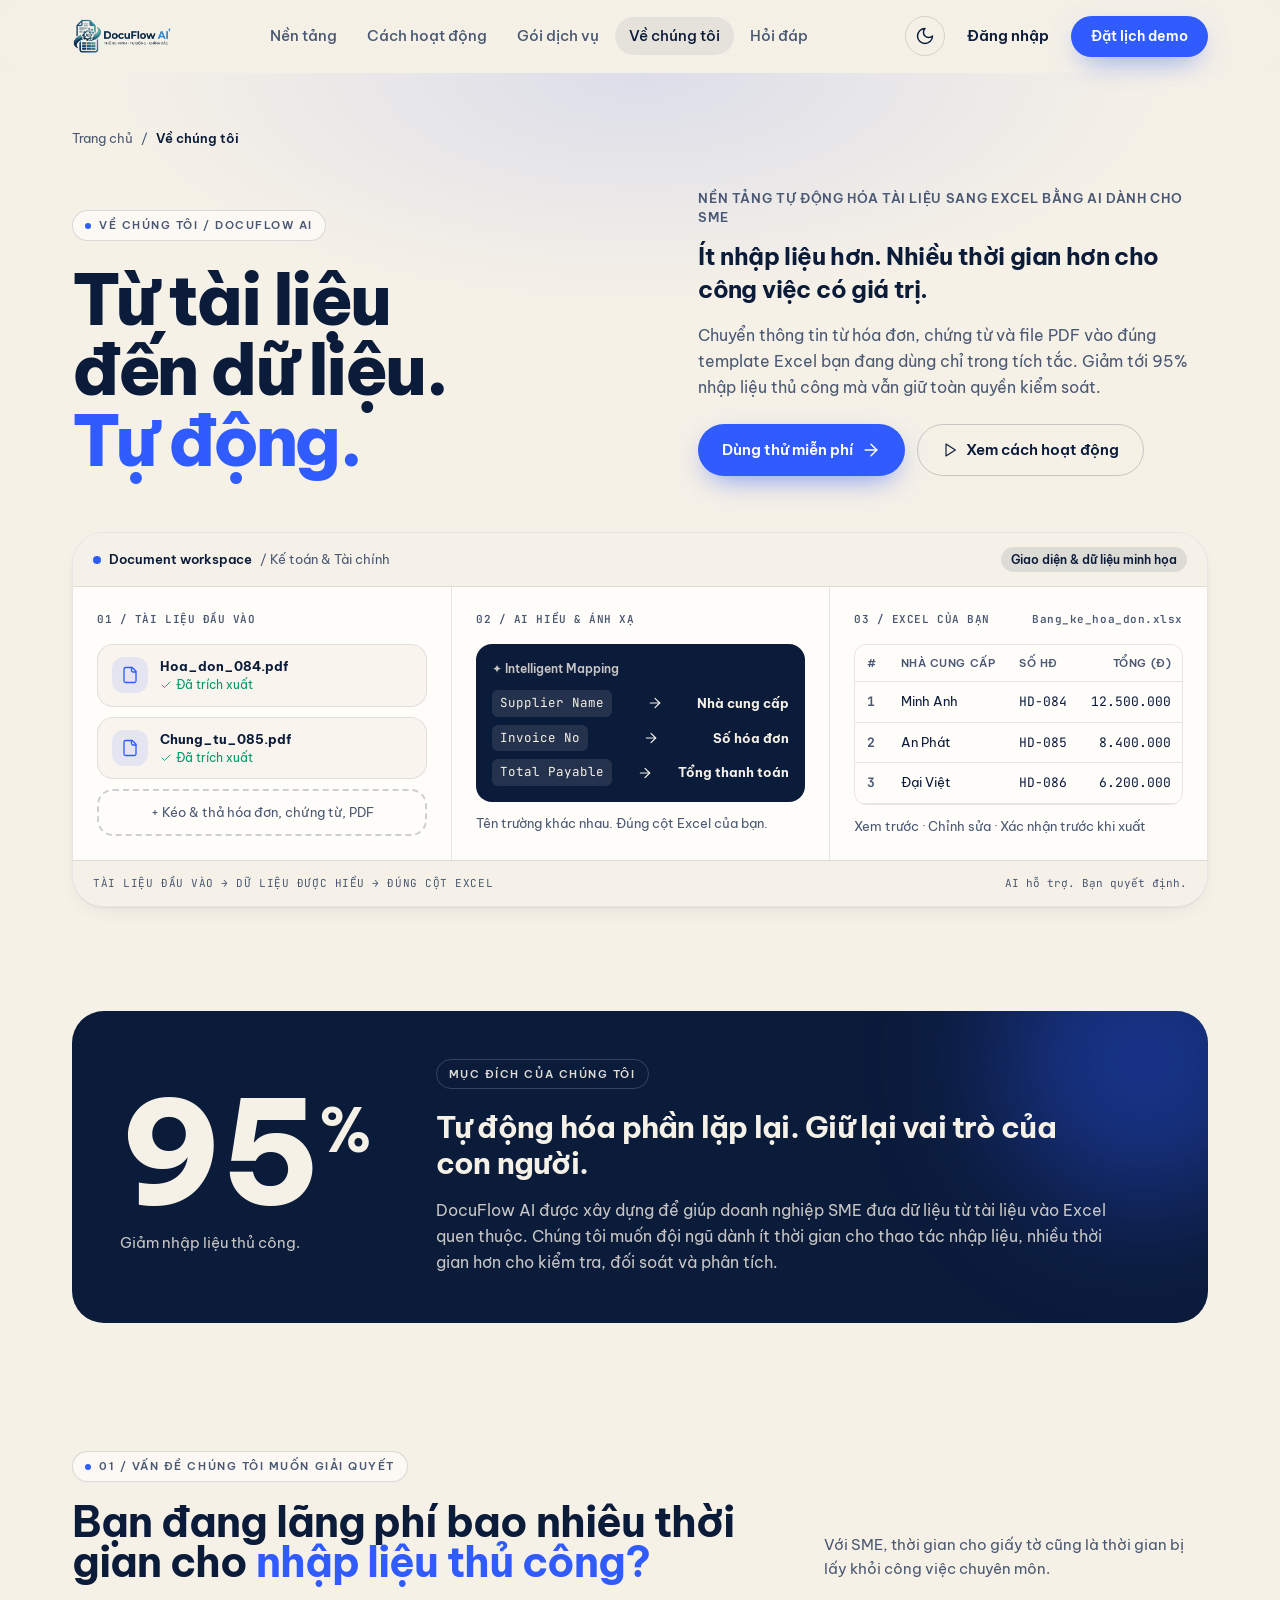
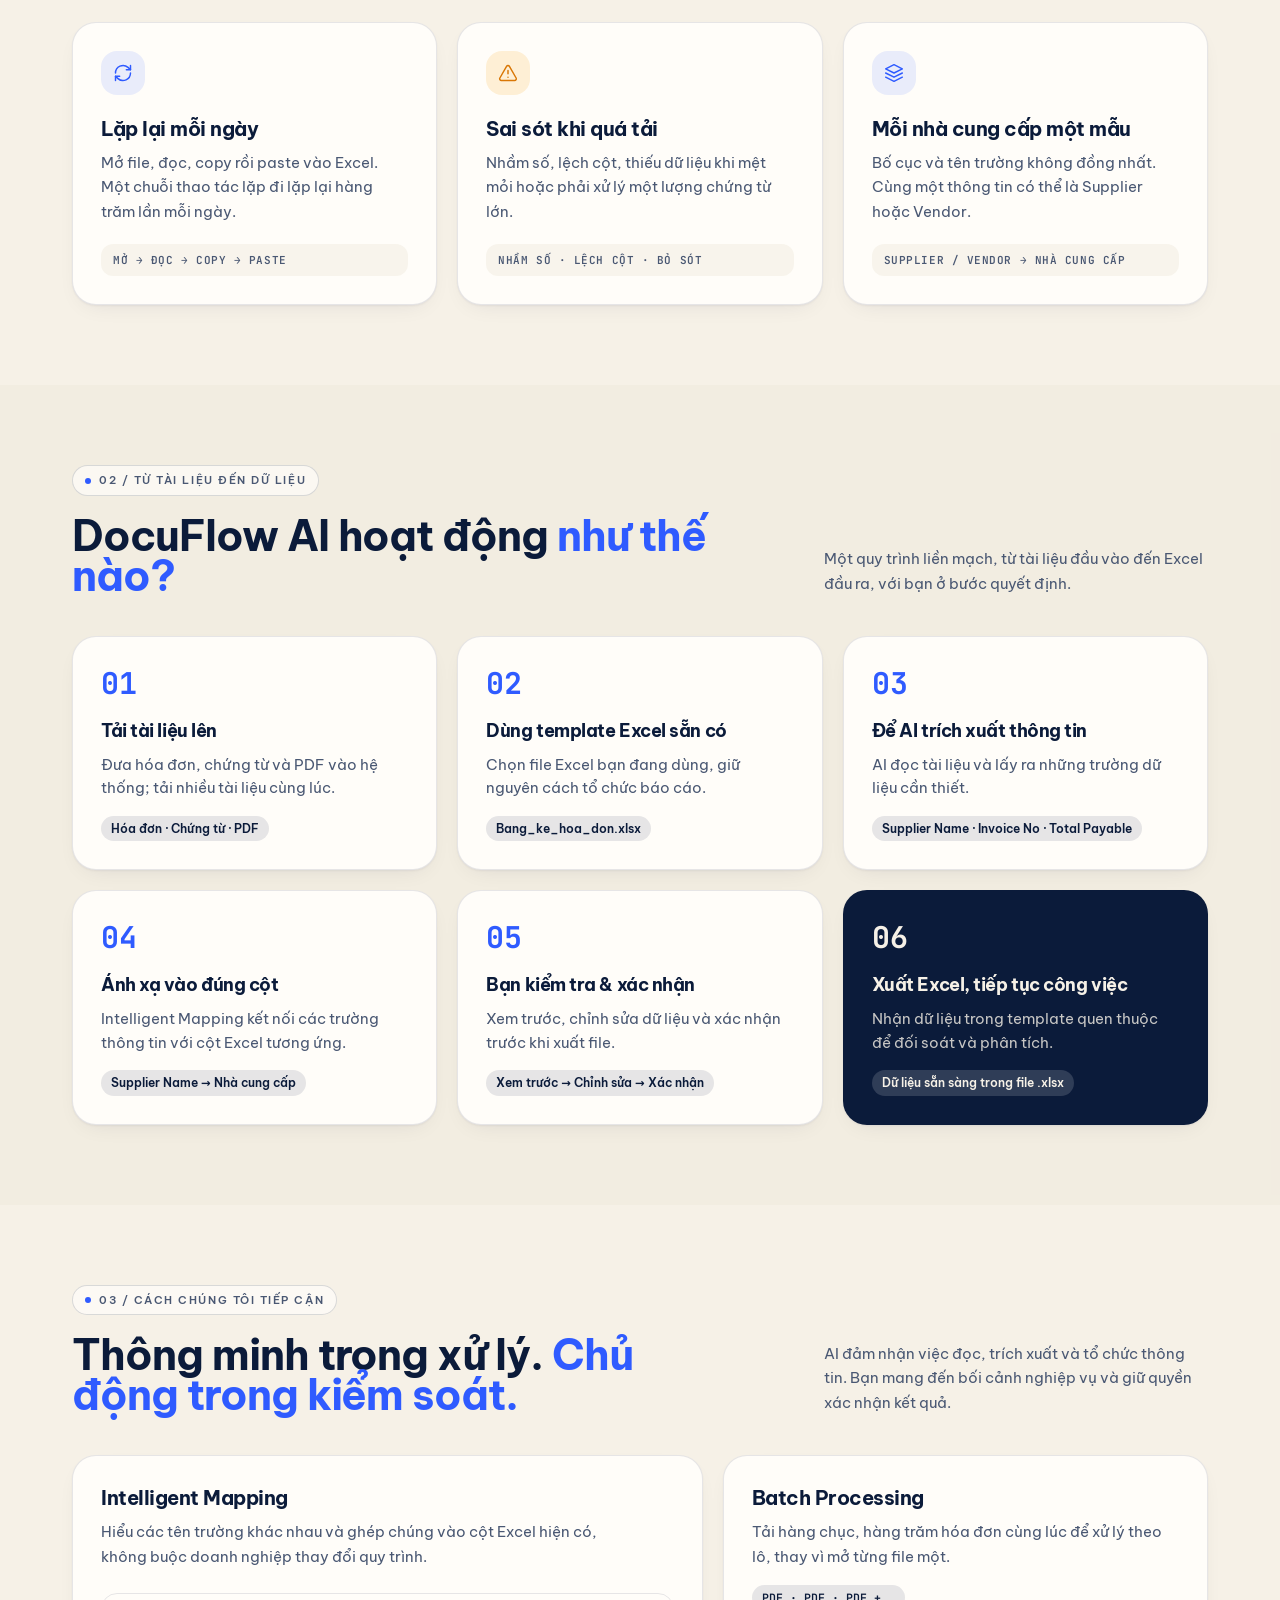
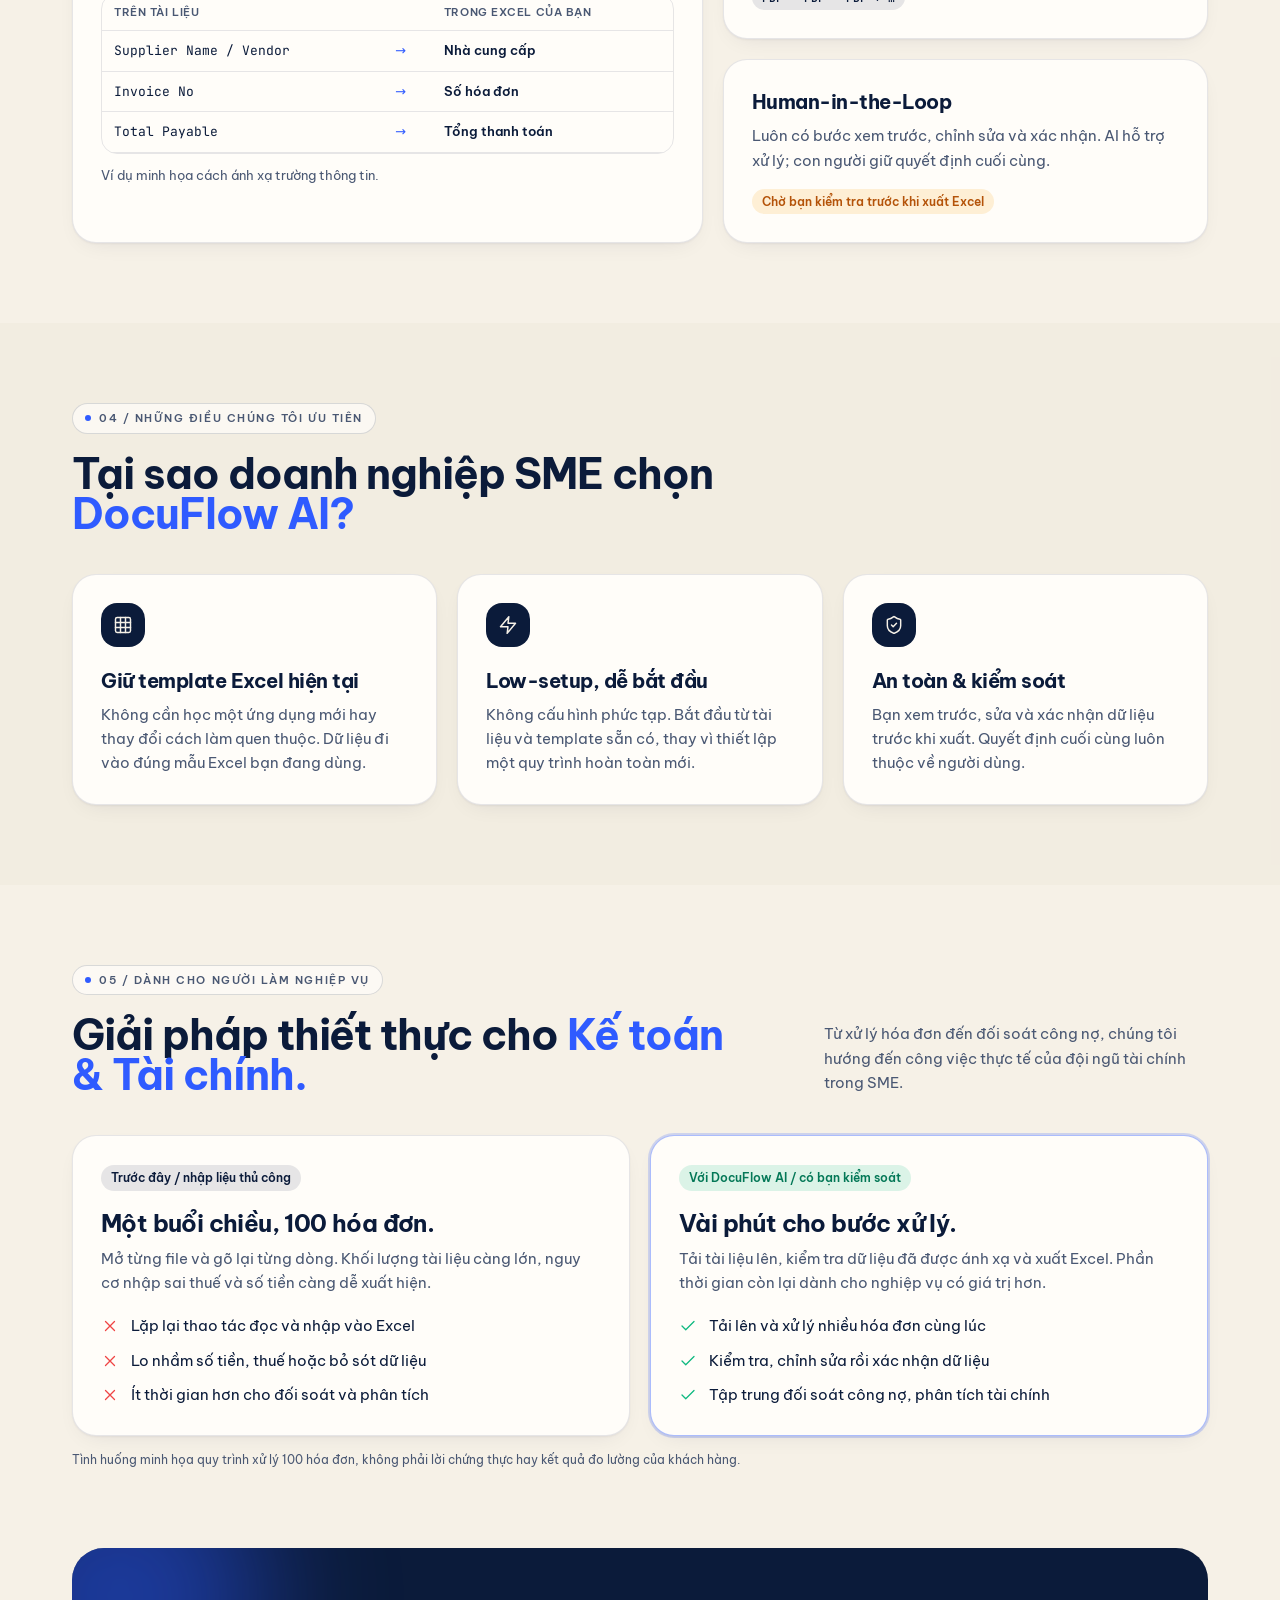
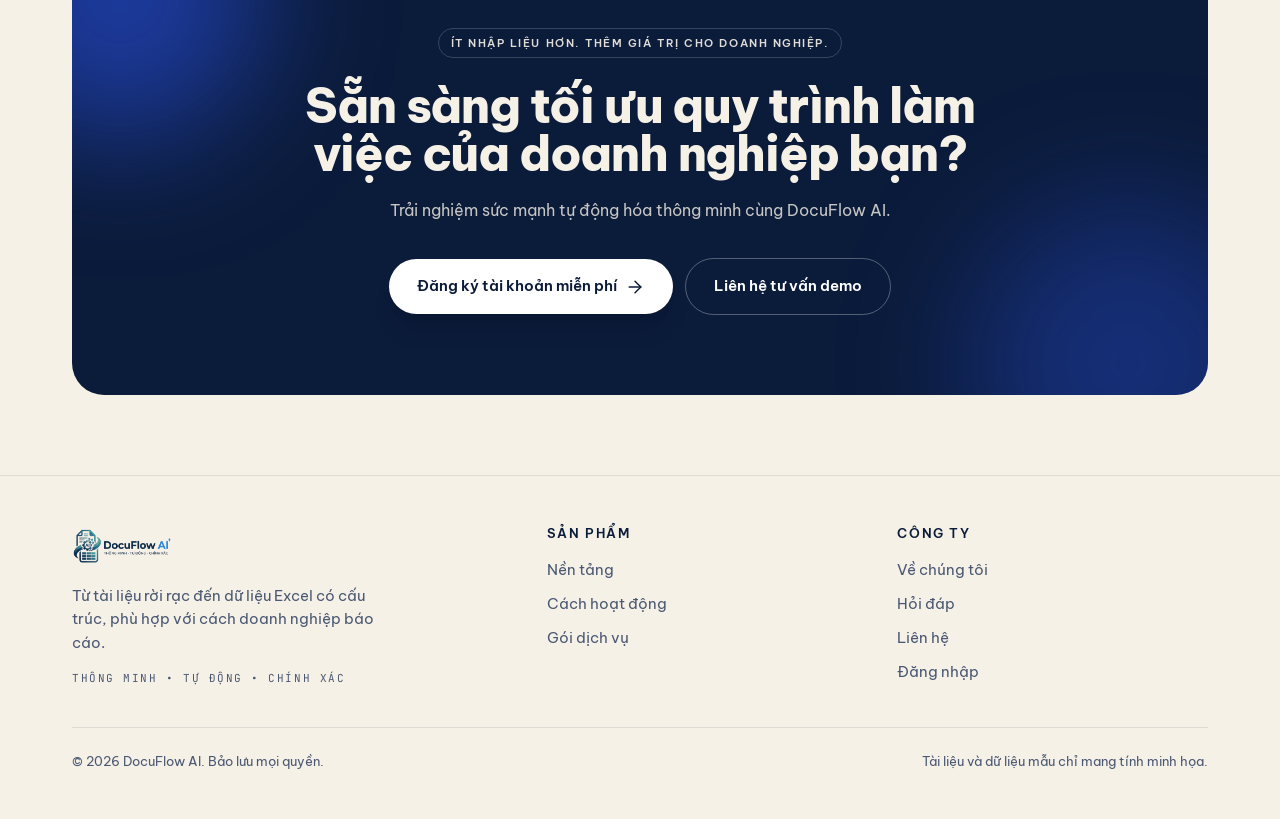
<file: ve-chung-toi.html>
<!doctype html>
<html lang="vi">
<head>
<meta charset="utf-8" />
<meta name="viewport" content="width=device-width, initial-scale=1" />
<title>Về chúng tôi | DocuFlow AI</title>
<meta name="description" content="DocuFlow AI giúp SME đưa dữ liệu từ tài liệu vào đúng mẫu Excel quen thuộc." />
<meta name="theme-color" content="#0B1B3A" />
<script>(function(){var d=document.documentElement;d.classList.add('js');var t=null;try{t=localStorage.getItem('df-theme')}catch(e){}if(t!=='light'&&t!=='dark'){t=window.matchMedia&&matchMedia('(prefers-color-scheme: dark)').matches?'dark':'light'}d.setAttribute('data-theme',t)})();</script>
<link rel="icon" type="image/x-icon" href="/favicon.ico" />
<link rel="icon" type="image/png" href="/assets/img/favicon.png" />
<link rel="preconnect" href="https://fonts.googleapis.com" />
<link rel="preconnect" href="https://fonts.gstatic.com" crossorigin />
<link href="https://fonts.googleapis.com/css2?family=Be+Vietnam+Pro:wght@400;500;600;700;800&family=JetBrains+Mono:wght@500;600&display=swap" rel="stylesheet" />
<style>*,:after,:before{--tw-border-spacing-x:0;--tw-border-spacing-y:0;--tw-translate-x:0;--tw-translate-y:0;--tw-rotate:0;--tw-skew-x:0;--tw-skew-y:0;--tw-scale-x:1;--tw-scale-y:1;--tw-pan-x: ;--tw-pan-y: ;--tw-pinch-zoom: ;--tw-scroll-snap-strictness:proximity;--tw-gradient-from-position: ;--tw-gradient-via-position: ;--tw-gradient-to-position: ;--tw-ordinal: ;--tw-slashed-zero: ;--tw-numeric-figure: ;--tw-numeric-spacing: ;--tw-numeric-fraction: ;--tw-ring-inset: ;--tw-ring-offset-width:0px;--tw-ring-offset-color:#fff;--tw-ring-color:rgba(59,130,246,.5);--tw-ring-offset-shadow:0 0 #0000;--tw-ring-shadow:0 0 #0000;--tw-shadow:0 0 #0000;--tw-shadow-colored:0 0 #0000;--tw-blur: ;--tw-brightness: ;--tw-contrast: ;--tw-grayscale: ;--tw-hue-rotate: ;--tw-invert: ;--tw-saturate: ;--tw-sepia: ;--tw-drop-shadow: ;--tw-backdrop-blur: ;--tw-backdrop-brightness: ;--tw-backdrop-contrast: ;--tw-backdrop-grayscale: ;--tw-backdrop-hue-rotate: ;--tw-backdrop-invert: ;--tw-backdrop-opacity: ;--tw-backdrop-saturate: ;--tw-backdrop-sepia: ;--tw-contain-size: ;--tw-contain-layout: ;--tw-contain-paint: ;--tw-contain-style: }::backdrop{--tw-border-spacing-x:0;--tw-border-spacing-y:0;--tw-translate-x:0;--tw-translate-y:0;--tw-rotate:0;--tw-skew-x:0;--tw-skew-y:0;--tw-scale-x:1;--tw-scale-y:1;--tw-pan-x: ;--tw-pan-y: ;--tw-pinch-zoom: ;--tw-scroll-snap-strictness:proximity;--tw-gradient-from-position: ;--tw-gradient-via-position: ;--tw-gradient-to-position: ;--tw-ordinal: ;--tw-slashed-zero: ;--tw-numeric-figure: ;--tw-numeric-spacing: ;--tw-numeric-fraction: ;--tw-ring-inset: ;--tw-ring-offset-width:0px;--tw-ring-offset-color:#fff;--tw-ring-color:rgba(59,130,246,.5);--tw-ring-offset-shadow:0 0 #0000;--tw-ring-shadow:0 0 #0000;--tw-shadow:0 0 #0000;--tw-shadow-colored:0 0 #0000;--tw-blur: ;--tw-brightness: ;--tw-contrast: ;--tw-grayscale: ;--tw-hue-rotate: ;--tw-invert: ;--tw-saturate: ;--tw-sepia: ;--tw-drop-shadow: ;--tw-backdrop-blur: ;--tw-backdrop-brightness: ;--tw-backdrop-contrast: ;--tw-backdrop-grayscale: ;--tw-backdrop-hue-rotate: ;--tw-backdrop-invert: ;--tw-backdrop-opacity: ;--tw-backdrop-saturate: ;--tw-backdrop-sepia: ;--tw-contain-size: ;--tw-contain-layout: ;--tw-contain-paint: ;--tw-contain-style: }/*! tailwindcss v3.4.17 | MIT License | https://tailwindcss.com*/*,:after,:before{box-sizing:border-box;border:0 solid #e5e7eb}:after,:before{--tw-content:""}:host,html{line-height:1.5;-webkit-text-size-adjust:100%;-moz-tab-size:4;-o-tab-size:4;tab-size:4;font-family:Be Vietnam Pro,Inter,ui-sans-serif,system-ui,-apple-system,Segoe UI,Roboto,sans-serif;font-feature-settings:normal;font-variation-settings:normal;-webkit-tap-highlight-color:transparent}body{margin:0;line-height:inherit}hr{height:0;color:inherit;border-top-width:1px}abbr:where([title]){-webkit-text-decoration:underline dotted;text-decoration:underline dotted}h1,h2,h3,h4,h5,h6{font-size:inherit;font-weight:inherit}a{color:inherit;text-decoration:inherit}b,strong{font-weight:bolder}code,kbd,pre,samp{font-family:JetBrains Mono,ui-monospace,SFMono-Regular,Menlo,Consolas,monospace;font-feature-settings:normal;font-variation-settings:normal;font-size:1em}small{font-size:80%}sub,sup{font-size:75%;line-height:0;position:relative;vertical-align:baseline}sub{bottom:-.25em}sup{top:-.5em}table{text-indent:0;border-color:inherit;border-collapse:collapse}button,input,optgroup,select,textarea{font-family:inherit;font-feature-settings:inherit;font-variation-settings:inherit;font-size:100%;font-weight:inherit;line-height:inherit;letter-spacing:inherit;color:inherit;margin:0;padding:0}button,select{text-transform:none}button,input:where([type=button]),input:where([type=reset]),input:where([type=submit]){-webkit-appearance:button;background-color:transparent;background-image:none}:-moz-focusring{outline:auto}:-moz-ui-invalid{box-shadow:none}progress{vertical-align:baseline}::-webkit-inner-spin-button,::-webkit-outer-spin-button{height:auto}[type=search]{-webkit-appearance:textfield;outline-offset:-2px}::-webkit-search-decoration{-webkit-appearance:none}::-webkit-file-upload-button{-webkit-appearance:button;font:inherit}summary{display:list-item}blockquote,dd,dl,figure,h1,h2,h3,h4,h5,h6,hr,p,pre{margin:0}fieldset{margin:0}fieldset,legend{padding:0}menu,ol,ul{list-style:none;margin:0;padding:0}dialog{padding:0}textarea{resize:vertical}input::-moz-placeholder,textarea::-moz-placeholder{opacity:1;color:#9ca3af}input::placeholder,textarea::placeholder{opacity:1;color:#9ca3af}[role=button],button{cursor:pointer}:disabled{cursor:default}audio,canvas,embed,iframe,img,object,svg,video{display:block;vertical-align:middle}img,video{max-width:100%;height:auto}[hidden]:where(:not([hidden=until-found])){display:none}html{scroll-behavior:smooth;scroll-padding-top:5.5rem;-webkit-text-size-adjust:100%}body{--tw-bg-opacity:1;background-color:rgb(var(--bg)/var(--tw-bg-opacity,1));font-family:Be Vietnam Pro,Inter,ui-sans-serif,system-ui,-apple-system,Segoe UI,Roboto,sans-serif;--tw-text-opacity:1;color:rgb(var(--ink)/var(--tw-text-opacity,1));-webkit-font-smoothing:antialiased;-moz-osx-font-smoothing:grayscale;text-rendering:optimizeLegibility}::-moz-selection{background:rgb(var(--brand)/.25)}::selection{background:rgb(var(--brand)/.25)}:focus-visible{outline:2px solid rgb(var(--brand));outline-offset:3px;border-radius:8px}.ic{width:1.25rem;height:1.25rem;fill:none;stroke:currentColor;stroke-width:1.75;stroke-linecap:round;stroke-linejoin:round;flex:none}.wrap{margin-left:auto;margin-right:auto;width:100%;max-width:1200px;padding-left:1rem;padding-right:1rem}@media (min-width:640px){.wrap{padding-left:1.5rem;padding-right:1.5rem}}@media (min-width:1024px){.wrap{padding-left:2rem;padding-right:2rem}}.eyebrow{display:inline-flex;align-items:center;gap:.5rem;border-radius:9999px;border-width:1px;border-color:rgb(var(--line)/.15);background-color:rgb(var(--surface)/.7);padding:.375rem .75rem;font-size:11px;font-weight:600;text-transform:uppercase;letter-spacing:.14em;--tw-text-opacity:1;color:rgb(var(--mute)/var(--tw-text-opacity,1))}.eyebrow:before{content:"";width:6px;height:6px;border-radius:99px;background:rgb(var(--brand))}.h2{font-size:1.9rem;font-weight:700;line-height:1.15;letter-spacing:-.025em}@media (min-width:640px){.h2{font-size:2.25rem;line-height:2.5rem}}@media (min-width:1024px){.h2{font-size:2.6rem}}.card{position:relative;overflow:hidden;border-radius:1.5rem;border-width:1px;border-color:rgb(var(--line)/.1);--tw-bg-opacity:1;background-color:rgb(var(--surface)/var(--tw-bg-opacity,1));padding:1.5rem;--tw-shadow:0 1px 2px rgb(var(--shadow)/.05),0 8px 24px -12px rgb(var(--shadow)/.12);--tw-shadow-colored:0 1px 2px var(--tw-shadow-color),0 8px 24px -12px var(--tw-shadow-color);box-shadow:var(--tw-ring-offset-shadow,0 0 #0000),var(--tw-ring-shadow,0 0 #0000),var(--tw-shadow)}@media (min-width:640px){.card{padding:1.75rem}}.lift{transition-property:color,background-color,border-color,text-decoration-color,fill,stroke,opacity,box-shadow,transform,filter,-webkit-backdrop-filter;transition-property:color,background-color,border-color,text-decoration-color,fill,stroke,opacity,box-shadow,transform,filter,backdrop-filter;transition-property:color,background-color,border-color,text-decoration-color,fill,stroke,opacity,box-shadow,transform,filter,backdrop-filter,-webkit-backdrop-filter;transition-timing-function:cubic-bezier(.4,0,.2,1);transition-duration:.3s;transition-timing-function:cubic-bezier(0,0,.2,1)}.lift:hover{--tw-shadow:0 2px 4px rgb(var(--shadow)/.06),0 24px 48px -20px rgb(var(--shadow)/.28);--tw-shadow-colored:0 2px 4px var(--tw-shadow-color),0 24px 48px -20px var(--tw-shadow-color);box-shadow:var(--tw-ring-offset-shadow,0 0 #0000),var(--tw-ring-shadow,0 0 #0000),var(--tw-shadow)}@media (prefers-reduced-motion:no-preference){.lift:hover{--tw-translate-y:-0.25rem;transform:translate(var(--tw-translate-x),var(--tw-translate-y)) rotate(var(--tw-rotate)) skewX(var(--tw-skew-x)) skewY(var(--tw-skew-y)) scaleX(var(--tw-scale-x)) scaleY(var(--tw-scale-y))}}.btn{display:inline-flex;align-items:center;justify-content:center;gap:.5rem;border-radius:9999px;padding:.875rem 1.5rem;font-size:15px;font-weight:600;transition-property:color,background-color,border-color,text-decoration-color,fill,stroke,opacity,box-shadow,transform,filter,-webkit-backdrop-filter;transition-property:color,background-color,border-color,text-decoration-color,fill,stroke,opacity,box-shadow,transform,filter,backdrop-filter;transition-property:color,background-color,border-color,text-decoration-color,fill,stroke,opacity,box-shadow,transform,filter,backdrop-filter,-webkit-backdrop-filter;transition-timing-function:cubic-bezier(.4,0,.2,1);transition-duration:.2s}.btn-brand{--tw-bg-opacity:1;background-color:rgb(var(--brand)/var(--tw-bg-opacity,1));--tw-text-opacity:1;color:rgb(var(--on-brand)/var(--tw-text-opacity,1));--tw-shadow:0 10px 30px -10px rgb(47 91 255/.7);--tw-shadow-colored:0 10px 30px -10px var(--tw-shadow-color);box-shadow:var(--tw-ring-offset-shadow,0 0 #0000),var(--tw-ring-shadow,0 0 #0000),var(--tw-shadow)}.btn-brand:hover{--tw-bg-opacity:1;background-color:rgb(36 80 236/var(--tw-bg-opacity,1))}@media (prefers-reduced-motion:no-preference){.btn-brand:hover{--tw-translate-y:-0.125rem;transform:translate(var(--tw-translate-x),var(--tw-translate-y)) rotate(var(--tw-rotate)) skewX(var(--tw-skew-x)) skewY(var(--tw-skew-y)) scaleX(var(--tw-scale-x)) scaleY(var(--tw-scale-y))}}.btn-ghost{border-width:1px;border-color:rgb(var(--line)/.2);background-color:transparent;--tw-text-opacity:1;color:rgb(var(--ink)/var(--tw-text-opacity,1))}.btn-ghost:hover{border-color:rgb(var(--line)/.4);background-color:rgb(var(--line)/.05)}.btn .ic{transition:transform .3s cubic-bezier(.2,.7,.2,1)}@media (prefers-reduced-motion:no-preference){.btn:hover .ic{transform:translateX(5px)}}.tick{display:flex;align-items:flex-start;gap:.75rem;font-size:15px;line-height:1.375}.tick .ic{margin-top:2px;height:18px;width:18px;--tw-text-opacity:1;color:rgb(var(--brand-text)/var(--tw-text-opacity,1))}.label{margin-bottom:.375rem;display:block;font-size:13px;font-weight:600}.field-input{width:100%;border-radius:.75rem;border-width:1px;border-color:rgb(var(--line)/.15);--tw-bg-opacity:1;background-color:rgb(var(--surface)/var(--tw-bg-opacity,1));padding:.75rem 1rem;font-size:15px;--tw-text-opacity:1;color:rgb(var(--ink)/var(--tw-text-opacity,1));transition-property:color,background-color,border-color,text-decoration-color,fill,stroke,opacity,box-shadow,transform,filter,-webkit-backdrop-filter;transition-property:color,background-color,border-color,text-decoration-color,fill,stroke,opacity,box-shadow,transform,filter,backdrop-filter;transition-property:color,background-color,border-color,text-decoration-color,fill,stroke,opacity,box-shadow,transform,filter,backdrop-filter,-webkit-backdrop-filter;transition-timing-function:cubic-bezier(.4,0,.2,1);transition-duration:.15s}.field-input::-moz-placeholder{color:rgb(var(--mute)/.7)}.field-input::placeholder{color:rgb(var(--mute)/.7)}.field-input:focus{--tw-border-opacity:1;border-color:rgb(var(--brand)/var(--tw-border-opacity,1));outline:2px solid transparent;outline-offset:2px;--tw-ring-offset-shadow:var(--tw-ring-inset) 0 0 0 var(--tw-ring-offset-width) var(--tw-ring-offset-color);--tw-ring-shadow:var(--tw-ring-inset) 0 0 0 calc(4px + var(--tw-ring-offset-width)) var(--tw-ring-color);box-shadow:var(--tw-ring-offset-shadow),var(--tw-ring-shadow),var(--tw-shadow,0 0 #0000);--tw-ring-color:rgb(var(--brand)/0.15)}.field-input.input-error{border-color:#e5484d}.field-error-msg{margin-top:.375rem;display:none;font-size:12.5px;font-weight:500;--tw-text-opacity:1;color:rgb(220 38 38/var(--tw-text-opacity,1))}.field-error-msg:where([data-theme=dark],[data-theme=dark] *){--tw-text-opacity:1;color:rgb(248 113 113/var(--tw-text-opacity,1))}.field-error-msg.visible{display:block}select.field-input{-webkit-appearance:none;-moz-appearance:none;appearance:none;background-repeat:no-repeat;padding-right:2.5rem;background-image:url("data:image/svg+xml;charset=utf-8,%3Csvg xmlns='http://www.w3.org/2000/svg' fill='none' stroke='%238a93a6' stroke-linecap='round' stroke-linejoin='round' stroke-width='2' viewBox='0 0 24 24'%3E%3Cpath d='m6 9 6 6 6-6'/%3E%3C/svg%3E");background-position:right .9rem center;background-size:1.1rem}textarea.field-input{min-height:130px;resize:vertical}.modal-overlay{position:fixed;inset:0;z-index:90;display:none;align-items:center;justify-content:center;background-color:rgba(5,13,31,.6);padding:1rem;--tw-backdrop-blur:blur(4px);-webkit-backdrop-filter:var(--tw-backdrop-blur) var(--tw-backdrop-brightness) var(--tw-backdrop-contrast) var(--tw-backdrop-grayscale) var(--tw-backdrop-hue-rotate) var(--tw-backdrop-invert) var(--tw-backdrop-opacity) var(--tw-backdrop-saturate) var(--tw-backdrop-sepia);backdrop-filter:var(--tw-backdrop-blur) var(--tw-backdrop-brightness) var(--tw-backdrop-contrast) var(--tw-backdrop-grayscale) var(--tw-backdrop-hue-rotate) var(--tw-backdrop-invert) var(--tw-backdrop-opacity) var(--tw-backdrop-saturate) var(--tw-backdrop-sepia)}.modal-overlay.active{display:flex}.modal-box{max-height:92vh;width:100%;max-width:36rem;overflow-y:auto;border-radius:1.5rem;border-width:1px;border-color:rgb(var(--line)/.1);--tw-bg-opacity:1;background-color:rgb(var(--surface)/var(--tw-bg-opacity,1));padding:1.5rem;--tw-shadow:0 2px 4px rgb(var(--shadow)/.06),0 24px 48px -20px rgb(var(--shadow)/.28);--tw-shadow-colored:0 2px 4px var(--tw-shadow-color),0 24px 48px -20px var(--tw-shadow-color);box-shadow:var(--tw-ring-offset-shadow,0 0 #0000),var(--tw-ring-shadow,0 0 #0000),var(--tw-shadow)}@media (min-width:640px){.modal-box{padding:2rem}}.modal-header{display:flex;align-items:flex-start;justify-content:space-between;gap:1rem}.modal-title{margin-top:.5rem;font-size:1.25rem;line-height:1.75rem;font-weight:700;letter-spacing:-.025em}@media (min-width:640px){.modal-title{font-size:1.5rem;line-height:2rem}}.modal-close-btn{display:grid;height:2.25rem;width:2.25rem;flex:none;place-items:center;border-radius:9999px;font-size:1.5rem;line-height:2rem;line-height:1;--tw-text-opacity:1;color:rgb(var(--mute)/var(--tw-text-opacity,1));transition-property:color,background-color,border-color,text-decoration-color,fill,stroke,opacity,box-shadow,transform,filter,-webkit-backdrop-filter;transition-property:color,background-color,border-color,text-decoration-color,fill,stroke,opacity,box-shadow,transform,filter,backdrop-filter;transition-property:color,background-color,border-color,text-decoration-color,fill,stroke,opacity,box-shadow,transform,filter,backdrop-filter,-webkit-backdrop-filter;transition-timing-function:cubic-bezier(.4,0,.2,1);transition-duration:.15s}.modal-close-btn:hover{background-color:rgb(var(--line)/.1);--tw-text-opacity:1;color:rgb(var(--ink)/var(--tw-text-opacity,1))}.modal-desc{margin-top:.75rem;font-size:14.5px;line-height:1.625;--tw-text-opacity:1;color:rgb(var(--mute)/var(--tw-text-opacity,1))}.modal-actions{margin-top:1.5rem;display:flex;flex-wrap:wrap;justify-content:flex-end;gap:.5rem}.modal-actions .btn{padding:.625rem 1.25rem!important;font-size:14px!important}.modal-doc-tabs{margin-top:1rem;display:flex;gap:.5rem;overflow-x:auto;padding-bottom:.25rem}.modal-tab-btn{white-space:nowrap;border-radius:9999px;border-width:1px;border-color:rgb(var(--line)/.15);padding:.375rem .875rem;font-size:13px;font-weight:500;--tw-text-opacity:1;color:rgb(var(--mute)/var(--tw-text-opacity,1));transition-property:color,background-color,border-color,text-decoration-color,fill,stroke,opacity,box-shadow,transform,filter,-webkit-backdrop-filter;transition-property:color,background-color,border-color,text-decoration-color,fill,stroke,opacity,box-shadow,transform,filter,backdrop-filter;transition-property:color,background-color,border-color,text-decoration-color,fill,stroke,opacity,box-shadow,transform,filter,backdrop-filter,-webkit-backdrop-filter;transition-timing-function:cubic-bezier(.4,0,.2,1);transition-duration:.15s}.modal-tab-btn:hover{--tw-text-opacity:1;color:rgb(var(--ink)/var(--tw-text-opacity,1))}.modal-tab-btn.active{border-color:transparent;--tw-bg-opacity:1;background-color:rgb(var(--ink)/var(--tw-bg-opacity,1));--tw-text-opacity:1;color:rgb(var(--bg)/var(--tw-text-opacity,1))}.edit-form-grid{margin-top:1.25rem;display:grid;gap:1rem}@media (min-width:640px){.edit-form-grid{grid-template-columns:repeat(2,minmax(0,1fr))}.edit-form-field.full{grid-column:span 2/span 2}}.edit-form-field label{margin-bottom:.375rem;display:block;font-size:13px;font-weight:600}.edit-form-field label small{font-weight:400;--tw-text-opacity:1;color:rgb(var(--mute)/var(--tw-text-opacity,1))}.edit-form-field input{width:100%;border-radius:.75rem;border-width:1px;border-color:rgb(var(--line)/.15);--tw-bg-opacity:1;background-color:rgb(var(--surface)/var(--tw-bg-opacity,1));padding:.75rem 1rem;font-size:15px;--tw-text-opacity:1;color:rgb(var(--ink)/var(--tw-text-opacity,1));transition-property:color,background-color,border-color,text-decoration-color,fill,stroke,opacity,box-shadow,transform,filter,-webkit-backdrop-filter;transition-property:color,background-color,border-color,text-decoration-color,fill,stroke,opacity,box-shadow,transform,filter,backdrop-filter;transition-property:color,background-color,border-color,text-decoration-color,fill,stroke,opacity,box-shadow,transform,filter,backdrop-filter,-webkit-backdrop-filter;transition-timing-function:cubic-bezier(.4,0,.2,1);transition-duration:.15s}.edit-form-field input::-moz-placeholder{color:rgb(var(--mute)/.7)}.edit-form-field input::placeholder{color:rgb(var(--mute)/.7)}.edit-form-field input:focus{--tw-border-opacity:1;border-color:rgb(var(--brand)/var(--tw-border-opacity,1));outline:2px solid transparent;outline-offset:2px;--tw-ring-offset-shadow:var(--tw-ring-inset) 0 0 0 var(--tw-ring-offset-width) var(--tw-ring-offset-color);--tw-ring-shadow:var(--tw-ring-inset) 0 0 0 calc(4px + var(--tw-ring-offset-width)) var(--tw-ring-color);box-shadow:var(--tw-ring-offset-shadow),var(--tw-ring-shadow),var(--tw-shadow,0 0 #0000);--tw-ring-color:rgb(var(--brand)/0.15)}.edit-form-field input.input-error{border-color:#e5484d}select.edit-form-field input{-webkit-appearance:none;-moz-appearance:none;appearance:none;background-repeat:no-repeat;padding-right:2.5rem;background-image:url("data:image/svg+xml;charset=utf-8,%3Csvg xmlns='http://www.w3.org/2000/svg' fill='none' stroke='%238a93a6' stroke-linecap='round' stroke-linejoin='round' stroke-width='2' viewBox='0 0 24 24'%3E%3Cpath d='m6 9 6 6 6-6'/%3E%3C/svg%3E");background-position:right .9rem center;background-size:1.1rem}textarea.edit-form-field input{min-height:130px;resize:vertical}.edit-form-field input.mono,.edit-form-field.highlight input{font-family:JetBrains Mono,ui-monospace,SFMono-Regular,Menlo,Consolas,monospace}.edit-form-field.highlight input{border-color:rgb(var(--brand)/.4);background-color:rgb(var(--brand)/.1);font-weight:600}.edit-preview-badge{margin-top:1.25rem;display:flex;flex-wrap:wrap;align-items:center;justify-content:space-between;gap:.5rem;border-radius:1rem;background-color:rgb(var(--bg)/.7);padding:.75rem 1rem;font-size:13px}.chip{display:inline-flex;align-items:center;gap:.25rem;border-radius:9999px;background-color:rgb(var(--line)/.1);padding:.25rem .625rem;font-size:11.5px;font-weight:600}.chip.ok{background-color:rgba(16,185,129,.15);--tw-text-opacity:1;color:rgb(4 120 87/var(--tw-text-opacity,1))}.chip.ok:where([data-theme=dark],[data-theme=dark] *){--tw-text-opacity:1;color:rgb(110 231 183/var(--tw-text-opacity,1))}.chip.\!ok{background-color:rgba(16,185,129,.15);--tw-text-opacity:1;color:rgb(4 120 87/var(--tw-text-opacity,1))}.chip.\!ok:where([data-theme=dark],[data-theme=dark] *){--tw-text-opacity:1;color:rgb(110 231 183/var(--tw-text-opacity,1))}.chip.warn{background-color:rgba(245,158,11,.15);--tw-text-opacity:1;color:rgb(180 83 9/var(--tw-text-opacity,1))}.chip.warn:where([data-theme=dark],[data-theme=dark] *){--tw-text-opacity:1;color:rgb(252 211 77/var(--tw-text-opacity,1))}#toast{pointer-events:none;position:fixed;bottom:1.5rem;left:50%;z-index:100;max-width:90vw;--tw-translate-x:-50%;--tw-translate-y:1rem;border-radius:9999px;--tw-bg-opacity:1;background-color:rgb(var(--ink)/var(--tw-bg-opacity,1));padding:.75rem 1.25rem;text-align:center;font-size:14px;font-weight:500;--tw-text-opacity:1;color:rgb(var(--bg)/var(--tw-text-opacity,1));opacity:0;--tw-shadow:0 2px 4px rgb(var(--shadow)/.06),0 24px 48px -20px rgb(var(--shadow)/.28);--tw-shadow-colored:0 2px 4px var(--tw-shadow-color),0 24px 48px -20px var(--tw-shadow-color);box-shadow:var(--tw-ring-offset-shadow,0 0 #0000),var(--tw-ring-shadow,0 0 #0000),var(--tw-shadow);transition-property:color,background-color,border-color,text-decoration-color,fill,stroke,opacity,box-shadow,transform,filter,-webkit-backdrop-filter;transition-property:color,background-color,border-color,text-decoration-color,fill,stroke,opacity,box-shadow,transform,filter,backdrop-filter;transition-property:color,background-color,border-color,text-decoration-color,fill,stroke,opacity,box-shadow,transform,filter,backdrop-filter,-webkit-backdrop-filter;transition-timing-function:cubic-bezier(.4,0,.2,1);transition-duration:.3s}#toast,#toast.show{transform:translate(var(--tw-translate-x),var(--tw-translate-y)) rotate(var(--tw-rotate)) skewX(var(--tw-skew-x)) skewY(var(--tw-skew-y)) scaleX(var(--tw-scale-x)) scaleY(var(--tw-scale-y))}#toast.show{--tw-translate-y:0px;opacity:1}.toast-container{position:fixed;right:1rem;top:1rem;z-index:100;display:flex;width:min(92vw,380px);flex-direction:column;gap:.5rem}.toast{display:flex;--tw-translate-x:1.5rem;align-items:center;justify-content:space-between;gap:.75rem;border-radius:1rem;--tw-bg-opacity:1;background-color:rgb(var(--ink)/var(--tw-bg-opacity,1));padding:.75rem 1rem;font-size:14px;font-weight:500;--tw-text-opacity:1;color:rgb(var(--bg)/var(--tw-text-opacity,1));opacity:0;--tw-shadow:0 2px 4px rgb(var(--shadow)/.06),0 24px 48px -20px rgb(var(--shadow)/.28);--tw-shadow-colored:0 2px 4px var(--tw-shadow-color),0 24px 48px -20px var(--tw-shadow-color);box-shadow:var(--tw-ring-offset-shadow,0 0 #0000),var(--tw-ring-shadow,0 0 #0000),var(--tw-shadow);transition-property:color,background-color,border-color,text-decoration-color,fill,stroke,opacity,box-shadow,transform,filter,-webkit-backdrop-filter;transition-property:color,background-color,border-color,text-decoration-color,fill,stroke,opacity,box-shadow,transform,filter,backdrop-filter;transition-property:color,background-color,border-color,text-decoration-color,fill,stroke,opacity,box-shadow,transform,filter,backdrop-filter,-webkit-backdrop-filter;transition-timing-function:cubic-bezier(.4,0,.2,1);transition-duration:.3s}.toast,.toast.show{transform:translate(var(--tw-translate-x),var(--tw-translate-y)) rotate(var(--tw-rotate)) skewX(var(--tw-skew-x)) skewY(var(--tw-skew-y)) scaleX(var(--tw-scale-x)) scaleY(var(--tw-scale-y))}.toast.show{--tw-translate-x:0px;opacity:1}.toast-success{background-color:rgb(5 150 105/var(--tw-bg-opacity,1))}.toast-error,.toast-success{--tw-bg-opacity:1;--tw-text-opacity:1;color:rgb(255 255 255/var(--tw-text-opacity,1))}.toast-error{background-color:rgb(220 38 38/var(--tw-bg-opacity,1))}.toast-close{font-size:1.25rem;line-height:1.75rem;line-height:1;opacity:.8}.toast-close:hover{opacity:1}.spinner{display:none;height:1rem;width:1rem}@keyframes spin{to{transform:rotate(1turn)}}.spinner{animation:spin 1s linear infinite;border-radius:9999px;border-width:2px;border-color:hsla(0,0%,100%,.4);--tw-border-opacity:1;border-top-color:rgb(255 255 255/var(--tw-border-opacity,1))}.acc details{border-radius:1rem;border-width:1px;border-color:rgb(var(--line)/.1);--tw-bg-opacity:1;background-color:rgb(var(--surface)/var(--tw-bg-opacity,1));transition-property:color,background-color,border-color,text-decoration-color,fill,stroke,opacity,box-shadow,transform,filter,-webkit-backdrop-filter;transition-property:color,background-color,border-color,text-decoration-color,fill,stroke,opacity,box-shadow,transform,filter,backdrop-filter;transition-property:color,background-color,border-color,text-decoration-color,fill,stroke,opacity,box-shadow,transform,filter,backdrop-filter,-webkit-backdrop-filter;transition-timing-function:cubic-bezier(.4,0,.2,1);transition-duration:.15s}.acc details+details{margin-top:.75rem}.acc details[open]{--tw-shadow:0 1px 2px rgb(var(--shadow)/.05),0 8px 24px -12px rgb(var(--shadow)/.12);--tw-shadow-colored:0 1px 2px var(--tw-shadow-color),0 8px 24px -12px var(--tw-shadow-color);box-shadow:var(--tw-ring-offset-shadow,0 0 #0000),var(--tw-ring-shadow,0 0 #0000),var(--tw-shadow)}.acc summary{display:flex;cursor:pointer;list-style-type:none;align-items:center;justify-content:space-between;gap:1rem;border-radius:1rem;padding:1rem 1.25rem;font-size:15.5px;font-weight:600}.acc summary::-webkit-details-marker{display:none}.acc summary:after{content:"";width:20px;height:20px;flex:none;background:rgb(var(--mute));transition:transform .3s ease;-webkit-mask:url("data:image/svg+xml;charset=utf-8,%3Csvg xmlns='http://www.w3.org/2000/svg' fill='none' stroke='%23000' stroke-linecap='round' stroke-linejoin='round' stroke-width='2' viewBox='0 0 24 24'%3E%3Cpath d='m6 9 6 6 6-6'/%3E%3C/svg%3E") center /contain no-repeat;mask:url("data:image/svg+xml;charset=utf-8,%3Csvg xmlns='http://www.w3.org/2000/svg' fill='none' stroke='%23000' stroke-linecap='round' stroke-linejoin='round' stroke-width='2' viewBox='0 0 24 24'%3E%3Cpath d='m6 9 6 6 6-6'/%3E%3C/svg%3E") center /contain no-repeat}.acc details[open]>summary:after{transform:rotate(180deg)}.acc details>div,.acc details>p{padding-left:1.25rem;padding-right:1.25rem;padding-bottom:1.25rem;font-size:15px;line-height:1.625}.acc details>div,.acc details>p,.tab{--tw-text-opacity:1;color:rgb(var(--mute)/var(--tw-text-opacity,1))}.tab{white-space:nowrap;border-radius:9999px;border-width:1px;border-color:rgb(var(--line)/.15);padding:.5rem 1rem;font-size:13.5px;font-weight:600;transition-property:color,background-color,border-color,text-decoration-color,fill,stroke,opacity,box-shadow,transform,filter,-webkit-backdrop-filter;transition-property:color,background-color,border-color,text-decoration-color,fill,stroke,opacity,box-shadow,transform,filter,backdrop-filter;transition-property:color,background-color,border-color,text-decoration-color,fill,stroke,opacity,box-shadow,transform,filter,backdrop-filter,-webkit-backdrop-filter;transition-timing-function:cubic-bezier(.4,0,.2,1);transition-duration:.15s}.tab:hover{--tw-text-opacity:1;color:rgb(var(--ink)/var(--tw-text-opacity,1))}.tab.\!on,.tab.on{border-color:transparent;--tw-bg-opacity:1;background-color:rgb(var(--ink)/var(--tw-bg-opacity,1));--tw-text-opacity:1;color:rgb(var(--bg)/var(--tw-text-opacity,1))}#quy-trinh .step{transition-property:color,background-color,border-color,text-decoration-color,fill,stroke,opacity,box-shadow,transform,filter,-webkit-backdrop-filter;transition-property:color,background-color,border-color,text-decoration-color,fill,stroke,opacity,box-shadow,transform,filter,backdrop-filter;transition-property:color,background-color,border-color,text-decoration-color,fill,stroke,opacity,box-shadow,transform,filter,backdrop-filter,-webkit-backdrop-filter;transition-timing-function:cubic-bezier(.4,0,.2,1);transition-duration:.3s}#quy-trinh .step:not(.on){opacity:.55}#quy-trinh .step.\!on,#quy-trinh .step.on{--tw-shadow:0 2px 4px rgb(var(--shadow)/.06),0 24px 48px -20px rgb(var(--shadow)/.28);--tw-shadow-colored:0 2px 4px var(--tw-shadow-color),0 24px 48px -20px var(--tw-shadow-color);box-shadow:var(--tw-ring-offset-shadow,0 0 #0000),var(--tw-ring-shadow,0 0 #0000),var(--tw-shadow);--tw-ring-offset-shadow:var(--tw-ring-inset) 0 0 0 var(--tw-ring-offset-width) var(--tw-ring-offset-color);--tw-ring-shadow:var(--tw-ring-inset) 0 0 0 calc(2px + var(--tw-ring-offset-width)) var(--tw-ring-color);box-shadow:var(--tw-ring-offset-shadow),var(--tw-ring-shadow),var(--tw-shadow,0 0 #0000);--tw-ring-color:rgb(var(--brand)/0.4)}.drop,.upl{display:flex;flex-direction:column;align-items:center;gap:.5rem;border-radius:1rem;border-width:2px;border-style:dashed;border-color:rgb(var(--line)/.2);background-color:rgb(var(--bg)/.6);padding:1.5rem 1rem;text-align:center;font-size:14px;transition-property:color,background-color,border-color,text-decoration-color,fill,stroke,opacity,box-shadow,transform,filter,-webkit-backdrop-filter;transition-property:color,background-color,border-color,text-decoration-color,fill,stroke,opacity,box-shadow,transform,filter,backdrop-filter;transition-property:color,background-color,border-color,text-decoration-color,fill,stroke,opacity,box-shadow,transform,filter,backdrop-filter,-webkit-backdrop-filter;transition-timing-function:cubic-bezier(.4,0,.2,1);transition-duration:.15s}.drop.over,.upl.over{--tw-border-opacity:1;border-color:rgb(var(--brand)/var(--tw-border-opacity,1));background-color:rgb(var(--brand)/.1)}.kvrow,.map-row{display:flex;justify-content:space-between;padding:.625rem .875rem;font-size:13px}.field,.kvrow,.map-row{align-items:center;gap:.75rem;border-radius:.75rem;border-width:1px;border-color:rgb(var(--line)/.1);background-color:rgb(var(--bg)/.6)}.field{display:grid;cursor:pointer;grid-template-columns:1fr 1.2fr;padding:.5rem .875rem;font-size:13.5px;transition-property:color,background-color,border-color,text-decoration-color,fill,stroke,opacity,box-shadow,transform,filter,-webkit-backdrop-filter;transition-property:color,background-color,border-color,text-decoration-color,fill,stroke,opacity,box-shadow,transform,filter,backdrop-filter;transition-property:color,background-color,border-color,text-decoration-color,fill,stroke,opacity,box-shadow,transform,filter,backdrop-filter,-webkit-backdrop-filter;transition-timing-function:cubic-bezier(.4,0,.2,1);transition-duration:.15s}.field+.field{margin-top:.5rem}.field input{width:100%;min-width:0;background-color:transparent;padding-top:.25rem;padding-bottom:.25rem;text-align:right;font-family:JetBrains Mono,ui-monospace,SFMono-Regular,Menlo,Consolas,monospace;font-weight:600;outline:2px solid transparent;outline-offset:2px}.field>span{--tw-text-opacity:1;color:rgb(var(--mute)/var(--tw-text-opacity,1))}.field.done{border-color:rgba(16,185,129,.3)}.field.\!low,.field.low{border-color:rgba(245,158,11,.6);background-color:rgba(245,158,11,.1)}.field.sel{--tw-ring-offset-shadow:var(--tw-ring-inset) 0 0 0 var(--tw-ring-offset-width) var(--tw-ring-offset-color);--tw-ring-shadow:var(--tw-ring-inset) 0 0 0 calc(2px + var(--tw-ring-offset-width)) var(--tw-ring-color);box-shadow:var(--tw-ring-offset-shadow),var(--tw-ring-shadow),var(--tw-shadow,0 0 #0000);--tw-ring-color:rgb(var(--brand)/0.5)}.inv .row{display:flex;justify-content:space-between;gap:.75rem;border-radius:.375rem;padding:.375rem .5rem;font-size:13px;transition-property:color,background-color,border-color,text-decoration-color,fill,stroke,opacity,box-shadow,transform,filter,-webkit-backdrop-filter;transition-property:color,background-color,border-color,text-decoration-color,fill,stroke,opacity,box-shadow,transform,filter,backdrop-filter;transition-property:color,background-color,border-color,text-decoration-color,fill,stroke,opacity,box-shadow,transform,filter,backdrop-filter,-webkit-backdrop-filter;transition-timing-function:cubic-bezier(.4,0,.2,1);transition-duration:.15s}.inv .row.hl{background-color:rgb(var(--brand)/.15);outline-style:solid;outline-width:2px;outline-color:rgb(var(--brand)/.6)}.sw{display:inline-flex;border-radius:9999px;border-width:1px;border-color:rgb(var(--line)/.15);background-color:rgb(var(--bg)/.6);padding:.25rem}.sw button{border-radius:9999px;padding:.5rem 1rem;font-size:13.5px;font-weight:600;--tw-text-opacity:1;color:rgb(var(--mute)/var(--tw-text-opacity,1));transition-property:color,background-color,border-color,text-decoration-color,fill,stroke,opacity,box-shadow,transform,filter,-webkit-backdrop-filter;transition-property:color,background-color,border-color,text-decoration-color,fill,stroke,opacity,box-shadow,transform,filter,backdrop-filter;transition-property:color,background-color,border-color,text-decoration-color,fill,stroke,opacity,box-shadow,transform,filter,backdrop-filter,-webkit-backdrop-filter;transition-timing-function:cubic-bezier(.4,0,.2,1);transition-duration:.15s}.sw button.\!on,.sw button.on{--tw-bg-opacity:1;background-color:rgb(var(--ink)/var(--tw-bg-opacity,1));--tw-text-opacity:1;color:rgb(var(--bg)/var(--tw-text-opacity,1))}.qr{width:132px;height:132px;flex:none;border-radius:14px;border:8px solid #fff;background-color:#fff;background-image:conic-gradient(#0b1b3a 25%,#fff 0 50%,#0b1b3a 0 75%,#fff 0);background-size:22px 22px;box-shadow:0 0 0 1px rgb(var(--line)/.15)}.xlsx td,.xlsx th{border-width:1px;border-color:rgb(var(--line)/.1);padding:.5rem .75rem;text-align:left;font-size:13px}.xlsx th{background-color:rgb(var(--bg)/.7);font-weight:600;--tw-text-opacity:1;color:rgb(var(--mute)/var(--tw-text-opacity,1))}.xlsx td.hl{background-color:rgb(var(--brand)/.1);font-weight:600}.doc-item-wrapper{position:relative;display:flex;align-items:center;justify-content:space-between;gap:.5rem;border-radius:1rem;border-width:1px;border-color:rgb(var(--line)/.1);--tw-bg-opacity:1;background-color:rgb(var(--surface)/var(--tw-bg-opacity,1));padding:.625rem .75rem;transition-property:color,background-color,border-color,text-decoration-color,fill,stroke,opacity,box-shadow,transform,filter,-webkit-backdrop-filter;transition-property:color,background-color,border-color,text-decoration-color,fill,stroke,opacity,box-shadow,transform,filter,backdrop-filter;transition-property:color,background-color,border-color,text-decoration-color,fill,stroke,opacity,box-shadow,transform,filter,backdrop-filter,-webkit-backdrop-filter;transition-timing-function:cubic-bezier(.4,0,.2,1);transition-duration:.15s}.doc-item-wrapper.\!on,.doc-item-wrapper.on{border-color:rgb(var(--brand)/.5);background-color:rgb(var(--brand)/.07)}.doc-clickable{display:flex;min-width:0;flex:1 1 0%;cursor:pointer;align-items:center;gap:.75rem}.doc-menu-container{position:relative}.doc-dots-btn{display:grid;height:2rem;width:2rem;place-items:center;border-radius:9999px;--tw-text-opacity:1;color:rgb(var(--mute)/var(--tw-text-opacity,1));transition-property:color,background-color,border-color,text-decoration-color,fill,stroke,opacity,box-shadow,transform,filter,-webkit-backdrop-filter;transition-property:color,background-color,border-color,text-decoration-color,fill,stroke,opacity,box-shadow,transform,filter,backdrop-filter;transition-property:color,background-color,border-color,text-decoration-color,fill,stroke,opacity,box-shadow,transform,filter,backdrop-filter,-webkit-backdrop-filter;transition-timing-function:cubic-bezier(.4,0,.2,1);transition-duration:.15s}.doc-dots-btn:hover{background-color:rgb(var(--line)/.1);--tw-text-opacity:1;color:rgb(var(--ink)/var(--tw-text-opacity,1))}.doc-menu-dropdown{position:absolute;right:0;top:2.25rem;z-index:20;display:none;min-width:160px;border-radius:.75rem;border-width:1px;border-color:rgb(var(--line)/.1);--tw-bg-opacity:1;background-color:rgb(var(--surface)/var(--tw-bg-opacity,1));padding:.25rem;--tw-shadow:0 2px 4px rgb(var(--shadow)/.06),0 24px 48px -20px rgb(var(--shadow)/.28);--tw-shadow-colored:0 2px 4px var(--tw-shadow-color),0 24px 48px -20px var(--tw-shadow-color);box-shadow:var(--tw-ring-offset-shadow,0 0 #0000),var(--tw-ring-shadow,0 0 #0000),var(--tw-shadow)}.doc-menu-dropdown.show{display:block}.doc-menu-item{display:flex;width:100%;align-items:center;gap:.5rem;border-radius:.5rem;padding:.5rem .75rem;font-size:13px;font-weight:500;--tw-text-opacity:1;color:rgb(220 38 38/var(--tw-text-opacity,1));transition-property:color,background-color,border-color,text-decoration-color,fill,stroke,opacity,box-shadow,transform,filter,-webkit-backdrop-filter;transition-property:color,background-color,border-color,text-decoration-color,fill,stroke,opacity,box-shadow,transform,filter,backdrop-filter;transition-property:color,background-color,border-color,text-decoration-color,fill,stroke,opacity,box-shadow,transform,filter,backdrop-filter,-webkit-backdrop-filter;transition-timing-function:cubic-bezier(.4,0,.2,1);transition-duration:.15s}.doc-menu-item:hover{background-color:rgba(239,68,68,.1)}.doc-menu-item:where([data-theme=dark],[data-theme=dark] *){--tw-text-opacity:1;color:rgb(248 113 113/var(--tw-text-opacity,1))}.empty-docs-state{border-radius:1rem;border-width:1px;border-style:dashed;border-color:rgb(var(--line)/.2);padding:1.25rem;text-align:center;font-size:13px;--tw-text-opacity:1;color:rgb(var(--mute)/var(--tw-text-opacity,1))}.empty-docs-state span{display:block;font-weight:600;--tw-text-opacity:1;color:rgb(var(--ink)/var(--tw-text-opacity,1))}#tb tr{cursor:pointer;transition-property:color,background-color,border-color,text-decoration-color,fill,stroke,opacity,box-shadow,transform,filter,-webkit-backdrop-filter;transition-property:color,background-color,border-color,text-decoration-color,fill,stroke,opacity,box-shadow,transform,filter,backdrop-filter;transition-property:color,background-color,border-color,text-decoration-color,fill,stroke,opacity,box-shadow,transform,filter,backdrop-filter,-webkit-backdrop-filter;transition-timing-function:cubic-bezier(.4,0,.2,1);transition-duration:.15s}#tb tr.\!on,#tb tr.on{background-color:rgb(var(--brand)/.1)}.ws-table td,.ws-table th{white-space:nowrap;border-bottom-width:1px;border-color:rgb(var(--line)/.1);padding:.625rem .75rem;text-align:left;font-size:13px}.ws-table thead th{font-size:11px;font-weight:600;text-transform:uppercase;letter-spacing:.05em;--tw-text-opacity:1;color:rgb(var(--mute)/var(--tw-text-opacity,1))}.ws-table .r{text-align:right}#up.over{--tw-border-opacity:1;border-color:rgb(var(--brand)/var(--tw-border-opacity,1));background-color:rgb(var(--brand)/.1)}.side a.topic{display:flex;align-items:center;justify-content:space-between;border-radius:.75rem;padding:.625rem .875rem;font-size:14.5px;font-weight:500;--tw-text-opacity:1;color:rgb(var(--mute)/var(--tw-text-opacity,1));transition-property:color,background-color,border-color,text-decoration-color,fill,stroke,opacity,box-shadow,transform,filter,-webkit-backdrop-filter;transition-property:color,background-color,border-color,text-decoration-color,fill,stroke,opacity,box-shadow,transform,filter,backdrop-filter;transition-property:color,background-color,border-color,text-decoration-color,fill,stroke,opacity,box-shadow,transform,filter,backdrop-filter,-webkit-backdrop-filter;transition-timing-function:cubic-bezier(.4,0,.2,1);transition-duration:.15s}.side a.topic:hover{background-color:rgb(var(--line)/.05);--tw-text-opacity:1;color:rgb(var(--ink)/var(--tw-text-opacity,1))}.side a.topic.\!on,.side a.topic.\!on:hover,.side a.topic.on,.side a.topic.on:hover{--tw-bg-opacity:1;background-color:rgb(var(--ink)/var(--tw-bg-opacity,1));--tw-text-opacity:1;color:rgb(var(--bg)/var(--tw-text-opacity,1))}.sr-only{position:absolute;width:1px;height:1px;padding:0;margin:-1px;overflow:hidden;clip:rect(0,0,0,0);white-space:nowrap;border-width:0}.pointer-events-none{pointer-events:none}.visible{visibility:visible}.absolute{position:absolute}.relative{position:relative}.sticky{position:sticky}.inset-0{inset:0}.inset-x-0{left:0;right:0}.-bottom-32{bottom:-8rem}.-left-24{left:-6rem}.-right-16{right:-4rem}.-right-20{right:-5rem}.-right-24{right:-6rem}.-top-16{top:-4rem}.-top-20{top:-5rem}.-top-24{top:-6rem}.right-2{right:.5rem}.top-0{top:0}.top-1\/2{top:50%}.-z-10{z-index:-10}.z-50{z-index:50}.mx-auto{margin-left:auto;margin-right:auto}.my-6{margin-top:1.5rem;margin-bottom:1.5rem}.\!mt-0{margin-top:0!important}.-ml-1{margin-left:-.25rem}.-mt-1{margin-top:-.25rem}.-mt-3{margin-top:-.75rem}.mb-5{margin-bottom:1.25rem}.ml-3{margin-left:.75rem}.mt-0\.5{margin-top:.125rem}.mt-1{margin-top:.25rem}.mt-1\.5{margin-top:.375rem}.mt-10{margin-top:2.5rem}.mt-12{margin-top:3rem}.mt-14{margin-top:3.5rem}.mt-2{margin-top:.5rem}.mt-2\.5{margin-top:.625rem}.mt-3{margin-top:.75rem}.mt-4{margin-top:1rem}.mt-5{margin-top:1.25rem}.mt-6{margin-top:1.5rem}.mt-8{margin-top:2rem}.mt-9{margin-top:2.25rem}.block{display:block}.flex{display:flex}.inline-flex{display:inline-flex}.table{display:table}.grid{display:grid}.hidden{display:none}.\!h-3{height:.75rem!important}.\!h-3\.5{height:.875rem!important}.\!h-4{height:1rem!important}.\!h-\[18px\]{height:18px!important}.h-1\.5{height:.375rem}.h-10{height:2.5rem}.h-11{height:2.75rem}.h-12{height:3rem}.h-14{height:3.5rem}.h-16{height:4rem}.h-2{height:.5rem}.h-3\.5{height:.875rem}.h-4{height:1rem}.h-5{height:1.25rem}.h-56{height:14rem}.h-64{height:16rem}.h-72{height:18rem}.h-8{height:2rem}.h-80{height:20rem}.h-9{height:2.25rem}.h-96{height:24rem}.h-\[18px\]{height:18px}.h-\[22px\]{height:22px}.h-\[28rem\]{height:28rem}.h-\[420px\]{height:420px}.h-\[480px\]{height:480px}.h-\[520px\]{height:520px}.h-\[560px\]{height:560px}.h-\[620px\]{height:620px}.h-full{height:100%}.h-px{height:1px}.min-h-\[1\.2em\]{min-height:1.2em}.min-h-screen{min-height:100vh}.\!w-3{width:.75rem!important}.\!w-3\.5{width:.875rem!important}.\!w-4{width:1rem!important}.\!w-\[18px\]{width:18px!important}.w-10{width:2.5rem}.w-11{width:2.75rem}.w-12{width:3rem}.w-14{width:3.5rem}.w-2{width:.5rem}.w-3\.5{width:.875rem}.w-4{width:1rem}.w-56{width:14rem}.w-64{width:16rem}.w-72{width:18rem}.w-8{width:2rem}.w-80{width:20rem}.w-9{width:2.25rem}.w-96{width:24rem}.w-\[18px\]{width:18px}.w-\[22px\]{width:22px}.w-\[28rem\]{width:28rem}.w-\[70\%\]{width:70%}.w-\[95\%\]{width:95%}.w-full{width:100%}.min-w-0{min-width:0}.min-w-\[300px\]{min-width:300px}.min-w-\[420px\]{min-width:420px}.min-w-\[460px\]{min-width:460px}.min-w-\[720px\]{min-width:720px}.\!max-w-md{max-width:28rem!important}.max-w-2xl{max-width:42rem}.max-w-3xl{max-width:48rem}.max-w-4xl{max-width:56rem}.max-w-\[1040px\]{max-width:1040px}.max-w-\[380px\]{max-width:380px}.max-w-\[420px\]{max-width:420px}.max-w-lg{max-width:32rem}.max-w-md{max-width:28rem}.max-w-sm{max-width:24rem}.max-w-xl{max-width:36rem}.max-w-xs{max-width:20rem}.flex-1{flex:1 1 0%}.flex-none{flex:none}.border-collapse{border-collapse:collapse}.-translate-y-1\/2{--tw-translate-y:-50%}.-translate-y-1\/2,.rotate-180{transform:translate(var(--tw-translate-x),var(--tw-translate-y)) rotate(var(--tw-rotate)) skewX(var(--tw-skew-x)) skewY(var(--tw-skew-y)) scaleX(var(--tw-scale-x)) scaleY(var(--tw-scale-y))}.rotate-180{--tw-rotate:180deg}.rotate-90{--tw-rotate:90deg;transform:translate(var(--tw-translate-x),var(--tw-translate-y)) rotate(var(--tw-rotate)) skewX(var(--tw-skew-x)) skewY(var(--tw-skew-y)) scaleX(var(--tw-scale-x)) scaleY(var(--tw-scale-y))}.cursor-pointer{cursor:pointer}.grid-cols-1{grid-template-columns:repeat(1,minmax(0,1fr))}.grid-cols-2{grid-template-columns:repeat(2,minmax(0,1fr))}.grid-cols-\[1\.4fr_1fr_1fr\]{grid-template-columns:1.4fr 1fr 1fr}.grid-cols-\[minmax\(0\2c 1fr\)\]{grid-template-columns:minmax(0,1fr)}.flex-col{flex-direction:column}.flex-wrap{flex-wrap:wrap}.place-items-center{place-items:center}.items-start{align-items:flex-start}.items-end{align-items:flex-end}.items-center{align-items:center}.items-baseline{align-items:baseline}.items-stretch{align-items:stretch}.justify-center{justify-content:center}.justify-between{justify-content:space-between}.gap-0\.5{gap:.125rem}.gap-1{gap:.25rem}.gap-1\.5{gap:.375rem}.gap-10{gap:2.5rem}.gap-12{gap:3rem}.gap-2{gap:.5rem}.gap-2\.5{gap:.625rem}.gap-3{gap:.75rem}.gap-4{gap:1rem}.gap-5{gap:1.25rem}.gap-6{gap:1.5rem}.gap-8{gap:2rem}.gap-x-6{-moz-column-gap:1.5rem;column-gap:1.5rem}.gap-y-2{row-gap:.5rem}.space-y-0\.5>:not([hidden])~:not([hidden]){--tw-space-y-reverse:0;margin-top:calc(.125rem*(1 - var(--tw-space-y-reverse)));margin-bottom:calc(.125rem*var(--tw-space-y-reverse))}.space-y-1\.5>:not([hidden])~:not([hidden]){--tw-space-y-reverse:0;margin-top:calc(.375rem*(1 - var(--tw-space-y-reverse)));margin-bottom:calc(.375rem*var(--tw-space-y-reverse))}.space-y-12>:not([hidden])~:not([hidden]){--tw-space-y-reverse:0;margin-top:calc(3rem*(1 - var(--tw-space-y-reverse)));margin-bottom:calc(3rem*var(--tw-space-y-reverse))}.space-y-2>:not([hidden])~:not([hidden]){--tw-space-y-reverse:0;margin-top:calc(.5rem*(1 - var(--tw-space-y-reverse)));margin-bottom:calc(.5rem*var(--tw-space-y-reverse))}.space-y-2\.5>:not([hidden])~:not([hidden]){--tw-space-y-reverse:0;margin-top:calc(.625rem*(1 - var(--tw-space-y-reverse)));margin-bottom:calc(.625rem*var(--tw-space-y-reverse))}.space-y-3>:not([hidden])~:not([hidden]){--tw-space-y-reverse:0;margin-top:calc(.75rem*(1 - var(--tw-space-y-reverse)));margin-bottom:calc(.75rem*var(--tw-space-y-reverse))}.space-y-4>:not([hidden])~:not([hidden]){--tw-space-y-reverse:0;margin-top:calc(1rem*(1 - var(--tw-space-y-reverse)));margin-bottom:calc(1rem*var(--tw-space-y-reverse))}.divide-y>:not([hidden])~:not([hidden]){--tw-divide-y-reverse:0;border-top-width:calc(1px*(1 - var(--tw-divide-y-reverse)));border-bottom-width:calc(1px*var(--tw-divide-y-reverse))}.divide-\[\#0B1B3A\]\/10>:not([hidden])~:not([hidden]){border-color:rgba(11,27,58,.1)}.divide-line\/10>:not([hidden])~:not([hidden]){border-color:rgb(var(--line)/.1)}.self-start{align-self:flex-start}.overflow-hidden{overflow:hidden}.overflow-x-auto{overflow-x:auto}.truncate{overflow:hidden;text-overflow:ellipsis}.truncate,.whitespace-nowrap{white-space:nowrap}.\!rounded-none{border-radius:0!important}.rounded-2xl{border-radius:1rem}.rounded-3xl{border-radius:1.5rem}.rounded-4xl{border-radius:2rem}.rounded-\[11px\]{border-radius:11px}.rounded-full{border-radius:9999px}.rounded-lg{border-radius:.5rem}.rounded-md{border-radius:.375rem}.rounded-xl{border-radius:.75rem}.border{border-width:1px}.border-2{border-width:2px}.border-y{border-top-width:1px}.border-b,.border-y{border-bottom-width:1px}.border-r{border-right-width:1px}.border-t{border-top-width:1px}.border-dashed{border-style:dashed}.\!border-brand\/40{border-color:rgb(var(--brand)/.4)!important}.\!border-line\/10{border-color:rgb(var(--line)/.1)!important}.\!border-transparent{border-color:transparent!important}.border-\[\#0B1B3A\]\/10{border-color:rgba(11,27,58,.1)}.border-amber-500\/40{border-color:rgba(245,158,11,.4)}.border-brand\/30{border-color:rgb(var(--brand)/.3)}.border-line\/10{border-color:rgb(var(--line)/.1)}.border-line\/15{border-color:rgb(var(--line)/.15)}.border-line\/20{border-color:rgb(var(--line)/.2)}.border-transparent{border-color:transparent}.border-white\/15{border-color:hsla(0,0%,100%,.15)}.border-white\/20{border-color:hsla(0,0%,100%,.2)}.border-white\/30{border-color:hsla(0,0%,100%,.3)}.\!bg-feature{--tw-bg-opacity:1!important;background-color:rgb(var(--feature)/var(--tw-bg-opacity,1))!important}.\!bg-line\/\[\.07\]{background-color:rgb(var(--line)/.07)!important}.\!bg-surface{--tw-bg-opacity:1!important;background-color:rgb(var(--surface)/var(--tw-bg-opacity,1))!important}.bg-\[\#0B1B3A\]{--tw-bg-opacity:1;background-color:rgb(11 27 58/var(--tw-bg-opacity,1))}.bg-\[\#0B1B3A\]\/\[\.06\]{background-color:rgba(11,27,58,.06)}.bg-amber-500\/10{background-color:rgba(245,158,11,.1)}.bg-amber-500\/15{background-color:rgba(245,158,11,.15)}.bg-bg{--tw-bg-opacity:1;background-color:rgb(var(--bg)/var(--tw-bg-opacity,1))}.bg-bg\/40{background-color:rgb(var(--bg)/.4)}.bg-bg\/50{background-color:rgb(var(--bg)/.5)}.bg-bg\/60{background-color:rgb(var(--bg)/.6)}.bg-bg\/70{background-color:rgb(var(--bg)/.7)}.bg-bg\/80{background-color:rgb(var(--bg)/.8)}.bg-brand{--tw-bg-opacity:1;background-color:rgb(var(--brand)/var(--tw-bg-opacity,1))}.bg-brand\/10{background-color:rgb(var(--brand)/.1)}.bg-brand\/30{background-color:rgb(var(--brand)/.3)}.bg-brand\/40{background-color:rgb(var(--brand)/.4)}.bg-brand\/50{background-color:rgb(var(--brand)/.5)}.bg-brand\/\[\.07\]{background-color:rgb(var(--brand)/.07)}.bg-emerald-500\/15{background-color:rgba(16,185,129,.15)}.bg-feature{--tw-bg-opacity:1;background-color:rgb(var(--feature)/var(--tw-bg-opacity,1))}.bg-ink{--tw-bg-opacity:1;background-color:rgb(var(--ink)/var(--tw-bg-opacity,1))}.bg-line\/10{background-color:rgb(var(--line)/.1)}.bg-line\/15{background-color:rgb(var(--line)/.15)}.bg-line\/\[\.06\]{background-color:rgb(var(--line)/.06)}.bg-surface{--tw-bg-opacity:1;background-color:rgb(var(--surface)/var(--tw-bg-opacity,1))}.bg-surface2{--tw-bg-opacity:1;background-color:rgb(var(--surface-2)/var(--tw-bg-opacity,1))}.bg-surface2\/40{background-color:rgb(var(--surface-2)/.4)}.bg-surface2\/50{background-color:rgb(var(--surface-2)/.5)}.bg-surface2\/60{background-color:rgb(var(--surface-2)/.6)}.bg-white{--tw-bg-opacity:1;background-color:rgb(255 255 255/var(--tw-bg-opacity,1))}.bg-white\/10{background-color:hsla(0,0%,100%,.1)}.bg-white\/15{background-color:hsla(0,0%,100%,.15)}.bg-\[radial-gradient\(60\%_60\%_at_30\%_0\%\2c rgb\(var\(--brand\)\/\.13\)\2c transparent_70\%\)\]{background-image:radial-gradient(60% 60% at 30% 0,rgb(var(--brand)/.13),transparent 70%)}.bg-\[radial-gradient\(60\%_60\%_at_50\%_0\%\2c rgb\(var\(--brand\)\/\.12\)\2c transparent_70\%\)\]{background-image:radial-gradient(60% 60% at 50% 0,rgb(var(--brand)/.12),transparent 70%)}.bg-\[radial-gradient\(60\%_60\%_at_50\%_0\%\2c rgb\(var\(--brand\)\/\.13\)\2c transparent_70\%\)\]{background-image:radial-gradient(60% 60% at 50% 0,rgb(var(--brand)/.13),transparent 70%)}.bg-\[radial-gradient\(60\%_60\%_at_50\%_0\%\2c rgb\(var\(--brand\)\/\.14\)\2c transparent_70\%\)\]{background-image:radial-gradient(60% 60% at 50% 0,rgb(var(--brand)/.14),transparent 70%)}.\!p-0{padding:0!important}.\!p-4{padding:1rem!important}.\!p-5{padding:1.25rem!important}.\!p-6{padding:1.5rem!important}.p-1{padding:.25rem}.p-12{padding:3rem}.p-4{padding:1rem}.p-5{padding:1.25rem}.p-8{padding:2rem}.\!px-4{padding-left:1rem!important;padding-right:1rem!important}.\!px-5{padding-left:1.25rem!important;padding-right:1.25rem!important}.\!px-7{padding-left:1.75rem!important;padding-right:1.75rem!important}.\!px-8{padding-left:2rem!important;padding-right:2rem!important}.\!py-2\.5{padding-top:.625rem!important;padding-bottom:.625rem!important}.\!py-4{padding-top:1rem!important;padding-bottom:1rem!important}.\!py-6{padding-top:1.5rem!important;padding-bottom:1.5rem!important}.px-1{padding-left:.25rem;padding-right:.25rem}.px-2{padding-left:.5rem;padding-right:.5rem}.px-2\.5{padding-left:.625rem;padding-right:.625rem}.px-3{padding-left:.75rem;padding-right:.75rem}.px-3\.5{padding-left:.875rem;padding-right:.875rem}.px-4{padding-left:1rem;padding-right:1rem}.px-5{padding-left:1.25rem;padding-right:1.25rem}.px-6{padding-left:1.5rem;padding-right:1.5rem}.py-0\.5{padding-top:.125rem;padding-bottom:.125rem}.py-1{padding-top:.25rem;padding-bottom:.25rem}.py-1\.5{padding-top:.375rem;padding-bottom:.375rem}.py-10{padding-top:2.5rem;padding-bottom:2.5rem}.py-12{padding-top:3rem;padding-bottom:3rem}.py-14{padding-top:3.5rem;padding-bottom:3.5rem}.py-2{padding-top:.5rem;padding-bottom:.5rem}.py-2\.5{padding-top:.625rem;padding-bottom:.625rem}.py-3{padding-top:.75rem;padding-bottom:.75rem}.py-3\.5{padding-top:.875rem;padding-bottom:.875rem}.py-4{padding-top:1rem;padding-bottom:1rem}.py-6{padding-top:1.5rem;padding-bottom:1.5rem}.py-8{padding-top:2rem;padding-bottom:2rem}.pb-10{padding-bottom:2.5rem}.pb-14{padding-bottom:3.5rem}.pb-2{padding-bottom:.5rem}.pb-8{padding-bottom:2rem}.pr-12{padding-right:3rem}.pt-1{padding-top:.25rem}.pt-10{padding-top:2.5rem}.pt-12{padding-top:3rem}.pt-14{padding-top:3.5rem}.pt-3{padding-top:.75rem}.pt-4{padding-top:1rem}.pt-6{padding-top:1.5rem}.text-left{text-align:left}.text-center{text-align:center}.font-mono{font-family:JetBrains Mono,ui-monospace,SFMono-Regular,Menlo,Consolas,monospace}.font-sans{font-family:Be Vietnam Pro,Inter,ui-sans-serif,system-ui,-apple-system,Segoe UI,Roboto,sans-serif}.font-serif{font-family:ui-serif,Georgia,Cambria,Times New Roman,Times,serif}.\!text-\[13\.5px\]{font-size:13.5px!important}.\!text-\[14px\]{font-size:14px!important}.\!text-base{font-size:1rem!important;line-height:1.5rem!important}.text-2xl{font-size:1.5rem;line-height:2rem}.text-3xl{font-size:1.875rem;line-height:2.25rem}.text-5xl{font-size:3rem;line-height:1}.text-6xl{font-size:3.75rem;line-height:1}.text-\[1\.7rem\]{font-size:1.7rem}.text-\[1\.8rem\]{font-size:1.8rem}.text-\[1\.9rem\]{font-size:1.9rem}.text-\[10\.5px\]{font-size:10.5px}.text-\[10px\]{font-size:10px}.text-\[11\.5px\]{font-size:11.5px}.text-\[11px\]{font-size:11px}.text-\[12\.5px\]{font-size:12.5px}.text-\[12px\]{font-size:12px}.text-\[13\.5px\]{font-size:13.5px}.text-\[13px\]{font-size:13px}.text-\[14\.5px\]{font-size:14.5px}.text-\[14px\]{font-size:14px}.text-\[15\.5px\]{font-size:15.5px}.text-\[15px\]{font-size:15px}.text-\[16px\]{font-size:16px}.text-\[17px\]{font-size:17px}.text-\[2\.2rem\]{font-size:2.2rem}.text-\[2\.3rem\]{font-size:2.3rem}.text-\[2\.5rem\]{font-size:2.5rem}.text-\[2\.6rem\]{font-size:2.6rem}.text-\[22px\]{font-size:22px}.text-\[2rem\]{font-size:2rem}.text-\[6\.5rem\]{font-size:6.5rem}.text-\[7rem\]{font-size:7rem}.text-base{font-size:1rem;line-height:1.5rem}.text-lg{font-size:1.125rem;line-height:1.75rem}.text-sm{font-size:.875rem;line-height:1.25rem}.text-xl{font-size:1.25rem;line-height:1.75rem}.text-xs{font-size:.75rem;line-height:1rem}.font-bold{font-weight:700}.font-extrabold{font-weight:800}.font-medium{font-weight:500}.font-normal{font-weight:400}.font-semibold{font-weight:600}.uppercase{text-transform:uppercase}.normal-case{text-transform:none}.leading-\[1\.08\]{line-height:1.08}.leading-\[1\.15\]{line-height:1.15}.leading-\[1\.1\]{line-height:1.1}.leading-\[1\.2\]{line-height:1.2}.leading-none{line-height:1}.leading-relaxed{line-height:1.625}.leading-snug{line-height:1.375}.leading-tight{line-height:1.25}.tracking-\[-0\.035em\]{letter-spacing:-.035em}.tracking-\[-0\.03em\]{letter-spacing:-.03em}.tracking-\[-0\.05em\]{letter-spacing:-.05em}.tracking-\[\.12em\]{letter-spacing:.12em}.tracking-\[\.14em\]{letter-spacing:.14em}.tracking-normal{letter-spacing:0}.tracking-tight{letter-spacing:-.025em}.tracking-tighter{letter-spacing:-.05em}.tracking-wide{letter-spacing:.025em}.tracking-wider{letter-spacing:.05em}.tracking-widest{letter-spacing:.1em}.\!text-current{color:currentColor!important}.\!text-ink{--tw-text-opacity:1!important;color:rgb(var(--ink)/var(--tw-text-opacity,1))!important}.text-\[\#0B1B3A\]{--tw-text-opacity:1;color:rgb(11 27 58/var(--tw-text-opacity,1))}.text-\[\#0B1B3A\]\/50{color:rgba(11,27,58,.5)}.text-\[\#0B1B3A\]\/60{color:rgba(11,27,58,.6)}.text-\[\#0B1B3A\]\/70{color:rgba(11,27,58,.7)}.text-\[\#F6F1E7\]{--tw-text-opacity:1;color:rgb(246 241 231/var(--tw-text-opacity,1))}.text-amber-600{--tw-text-opacity:1;color:rgb(217 119 6/var(--tw-text-opacity,1))}.text-amber-700{--tw-text-opacity:1;color:rgb(180 83 9/var(--tw-text-opacity,1))}.text-bg{--tw-text-opacity:1;color:rgb(var(--bg)/var(--tw-text-opacity,1))}.text-brandtext{--tw-text-opacity:1;color:rgb(var(--brand-text)/var(--tw-text-opacity,1))}.text-emerald-500{--tw-text-opacity:1;color:rgb(16 185 129/var(--tw-text-opacity,1))}.text-emerald-600{--tw-text-opacity:1;color:rgb(5 150 105/var(--tw-text-opacity,1))}.text-emerald-700{--tw-text-opacity:1;color:rgb(4 120 87/var(--tw-text-opacity,1))}.text-ink{--tw-text-opacity:1;color:rgb(var(--ink)/var(--tw-text-opacity,1))}.text-line\/15{color:rgb(var(--line)/.15)}.text-mute{--tw-text-opacity:1;color:rgb(var(--mute)/var(--tw-text-opacity,1))}.text-onbrand{--tw-text-opacity:1;color:rgb(var(--on-brand)/var(--tw-text-opacity,1))}.text-onfeature{--tw-text-opacity:1;color:rgb(var(--on-feature)/var(--tw-text-opacity,1))}.text-red-500{--tw-text-opacity:1;color:rgb(239 68 68/var(--tw-text-opacity,1))}.text-white{--tw-text-opacity:1;color:rgb(255 255 255/var(--tw-text-opacity,1))}.underline-offset-4{text-underline-offset:4px}.opacity-70{opacity:.7}.opacity-75{opacity:.75}.opacity-80{opacity:.8}.opacity-90{opacity:.9}.opacity-\[\.07\]{opacity:.07}.shadow-\[0_10px_30px_-8px_rgb\(47_91_255\/\.8\)\]{--tw-shadow:0 10px 30px -8px rgb(47 91 255/.8);--tw-shadow-colored:0 10px 30px -8px var(--tw-shadow-color)}.shadow-\[0_10px_30px_-8px_rgb\(47_91_255\/\.8\)\],.shadow-lg{box-shadow:var(--tw-ring-offset-shadow,0 0 #0000),var(--tw-ring-shadow,0 0 #0000),var(--tw-shadow)}.shadow-lg{--tw-shadow:0 10px 15px -3px rgba(0,0,0,.1),0 4px 6px -4px rgba(0,0,0,.1);--tw-shadow-colored:0 10px 15px -3px var(--tw-shadow-color),0 4px 6px -4px var(--tw-shadow-color)}.shadow-lift{--tw-shadow:0 2px 4px rgb(var(--shadow)/.06),0 24px 48px -20px rgb(var(--shadow)/.28);--tw-shadow-colored:0 2px 4px var(--tw-shadow-color),0 24px 48px -20px var(--tw-shadow-color)}.shadow-lift,.shadow-soft{box-shadow:var(--tw-ring-offset-shadow,0 0 #0000),var(--tw-ring-shadow,0 0 #0000),var(--tw-shadow)}.shadow-soft{--tw-shadow:0 1px 2px rgb(var(--shadow)/.05),0 8px 24px -12px rgb(var(--shadow)/.12);--tw-shadow-colored:0 1px 2px var(--tw-shadow-color),0 8px 24px -12px var(--tw-shadow-color)}.shadow-xl{--tw-shadow:0 20px 25px -5px rgba(0,0,0,.1),0 8px 10px -6px rgba(0,0,0,.1);--tw-shadow-colored:0 20px 25px -5px var(--tw-shadow-color),0 8px 10px -6px var(--tw-shadow-color);box-shadow:var(--tw-ring-offset-shadow,0 0 #0000),var(--tw-ring-shadow,0 0 #0000),var(--tw-shadow)}.ring{--tw-ring-offset-shadow:var(--tw-ring-inset) 0 0 0 var(--tw-ring-offset-width) var(--tw-ring-offset-color);--tw-ring-shadow:var(--tw-ring-inset) 0 0 0 calc(3px + var(--tw-ring-offset-width)) var(--tw-ring-color)}.ring,.ring-1{box-shadow:var(--tw-ring-offset-shadow),var(--tw-ring-shadow),var(--tw-shadow,0 0 #0000)}.ring-1{--tw-ring-offset-shadow:var(--tw-ring-inset) 0 0 0 var(--tw-ring-offset-width) var(--tw-ring-offset-color);--tw-ring-shadow:var(--tw-ring-inset) 0 0 0 calc(1px + var(--tw-ring-offset-width)) var(--tw-ring-color)}.ring-2{--tw-ring-offset-shadow:var(--tw-ring-inset) 0 0 0 var(--tw-ring-offset-width) var(--tw-ring-offset-color);--tw-ring-shadow:var(--tw-ring-inset) 0 0 0 calc(2px + var(--tw-ring-offset-width)) var(--tw-ring-color);box-shadow:var(--tw-ring-offset-shadow),var(--tw-ring-shadow),var(--tw-shadow,0 0 #0000)}.ring-black\/5{--tw-ring-color:rgba(0,0,0,.05)}.ring-brand\/20{--tw-ring-color:rgb(var(--brand)/0.2)}.blur-3xl{--tw-blur:blur(64px);filter:var(--tw-blur) var(--tw-brightness) var(--tw-contrast) var(--tw-grayscale) var(--tw-hue-rotate) var(--tw-invert) var(--tw-saturate) var(--tw-sepia) var(--tw-drop-shadow)}.backdrop-blur{--tw-backdrop-blur:blur(8px)}.backdrop-blur,.backdrop-blur-xl{-webkit-backdrop-filter:var(--tw-backdrop-blur) var(--tw-backdrop-brightness) var(--tw-backdrop-contrast) var(--tw-backdrop-grayscale) var(--tw-backdrop-hue-rotate) var(--tw-backdrop-invert) var(--tw-backdrop-opacity) var(--tw-backdrop-saturate) var(--tw-backdrop-sepia);backdrop-filter:var(--tw-backdrop-blur) var(--tw-backdrop-brightness) var(--tw-backdrop-contrast) var(--tw-backdrop-grayscale) var(--tw-backdrop-hue-rotate) var(--tw-backdrop-invert) var(--tw-backdrop-opacity) var(--tw-backdrop-saturate) var(--tw-backdrop-sepia)}.backdrop-blur-xl{--tw-backdrop-blur:blur(24px)}.transition{transition-property:color,background-color,border-color,text-decoration-color,fill,stroke,opacity,box-shadow,transform,filter,-webkit-backdrop-filter;transition-property:color,background-color,border-color,text-decoration-color,fill,stroke,opacity,box-shadow,transform,filter,backdrop-filter;transition-property:color,background-color,border-color,text-decoration-color,fill,stroke,opacity,box-shadow,transform,filter,backdrop-filter,-webkit-backdrop-filter;transition-timing-function:cubic-bezier(.4,0,.2,1);transition-duration:.15s}.transition-colors{transition-property:color,background-color,border-color,text-decoration-color,fill,stroke;transition-timing-function:cubic-bezier(.4,0,.2,1);transition-duration:.15s}.duration-300{transition-duration:.3s}:root{--bg:246 241 231;--surface:255 253 249;--surface-2:236 229 215;--ink:11 27 58;--mute:74 88 115;--line:11 27 58;--brand:47 91 255;--brand-text:47 91 255;--on-brand:255 255 255;--feature:11 27 58;--on-feature:246 241 231;--shadow:11 27 58;color-scheme:light}:root[data-theme=dark]{--bg:11 27 58;--surface:18 38 78;--surface-2:15 33 70;--ink:246 241 231;--mute:178 188 208;--line:246 241 231;--brand:47 91 255;--brand-text:130 156 255;--on-brand:255 255 255;--feature:47 91 255;--on-feature:255 255 255;--shadow:2 8 24;color-scheme:dark}.dots{background-image:radial-gradient(rgb(var(--line)/.14) 1px,transparent 1px);background-size:18px 18px}.js .reveal{opacity:0;transform:translateY(18px);transition:opacity .7s ease,transform .7s cubic-bezier(.2,.7,.2,1);transition-delay:calc(var(--i, 0)*80ms)}.js .reveal.in{opacity:1;transform:none}.flow{width:2px;height:44px;background-image:repeating-linear-gradient(180deg,rgb(var(--brand)) 0 6px,transparent 6px 12px);background-size:2px 12px;opacity:.8}@media (min-width:768px){.flow{width:64px;height:2px;background-image:repeating-linear-gradient(90deg,rgb(var(--brand)) 0 6px,transparent 6px 12px);background-size:12px 2px}}@media (prefers-reduced-motion:no-preference){.flow{animation:flowy .9s linear infinite}@media (min-width:768px){.flow{animation-name:flowx}}@keyframes flowy{to{background-position:0 12px}}@keyframes flowx{to{background-position:12px 0}}.fv-txt{animation:fillTxt 10s ease-in-out infinite both;animation-delay:var(--d,0s)}.fv-sk{animation:fillSk 10s ease-in-out infinite both;animation-delay:var(--d,0s)}.fv-ck{animation:fillCk 10s ease-in-out infinite both;animation-delay:var(--d,0s)}.hl:after{animation:hlPulse 10s ease-in-out infinite both;animation-delay:var(--d,0s)}.status-ok{animation:statusOk 10s ease-in-out infinite both;animation-delay:4.2s}.ring{animation:ring 2.4s ease-out infinite}.scan{animation:scan 10s ease-in-out infinite}.bar-fill{animation:barfill 3.2s ease-in-out infinite alternate}@keyframes fillTxt{0%,3%{clip-path:inset(0 100% 0 0);opacity:0}4%{opacity:1}14%{clip-path:inset(0 0 0 0);opacity:1}90%{clip-path:inset(0 0 0 0);opacity:1}96%,to{clip-path:inset(0 0 0 0);opacity:0}}@keyframes fillSk{0%{opacity:1}3%{opacity:1}10%{opacity:0}94%{opacity:0}to{opacity:1}}@keyframes fillCk{0%,12%{opacity:0;transform:scale(.4)}18%{opacity:1;transform:scale(1)}90%{opacity:1;transform:scale(1)}96%,to{opacity:0;transform:scale(.4)}}@keyframes hlPulse{0%,2%{opacity:0;transform:scale(1.12)}5%{opacity:1;transform:scale(1)}15%{opacity:1}22%,to{opacity:0}}@keyframes statusOk{0%,8%{opacity:.35}14%,88%{opacity:1}96%,to{opacity:.35}}@keyframes ring{0%{transform:scale(.85);opacity:.55}to{transform:scale(1.7);opacity:0}}@keyframes scan{0%,2%{top:4%;opacity:0}6%{opacity:.9}30%{top:94%;opacity:.9}36%,to{top:94%;opacity:0}}@keyframes barfill{0%{width:38%}to{width:100%}}}.hl{position:relative;display:inline-block}.hl:after{content:"";inset:-3px -6px;border:2px solid rgb(var(--brand));border-radius:8px;pointer-events:none}.fv-sk,.hl:after{position:absolute;opacity:0}.fv-sk{inset:3px 0 3px auto;width:100%;max-width:8.5rem;border-radius:6px;background:linear-gradient(90deg,rgb(var(--line)/.06),rgb(var(--line)/.14),rgb(var(--line)/.06))}@media (prefers-reduced-motion:no-preference){.fv-sk{opacity:1}}.scan{position:absolute;left:0;right:0;height:2px;opacity:0;background:linear-gradient(90deg,transparent,rgb(var(--brand)),transparent);box-shadow:0 0 14px 2px rgb(var(--brand)/.5)}@media (prefers-reduced-motion:reduce){html{scroll-behavior:auto}*,:after,:before{animation:none!important;transition-duration:.01ms!important}.js .reveal{opacity:1;transform:none}}.hover\:border-brand:hover{--tw-border-opacity:1;border-color:rgb(var(--brand)/var(--tw-border-opacity,1))}.hover\:border-line\/30:hover{border-color:rgb(var(--line)/.3)}.hover\:bg-\[\#2450ec\]:hover{--tw-bg-opacity:1;background-color:rgb(36 80 236/var(--tw-bg-opacity,1))}.hover\:bg-\[\#F6F1E7\]:hover{--tw-bg-opacity:1;background-color:rgb(246 241 231/var(--tw-bg-opacity,1))}.hover\:bg-brand\/5:hover{background-color:rgb(var(--brand)/.05)}.hover\:bg-line\/10:hover{background-color:rgb(var(--line)/.1)}.hover\:bg-line\/5:hover{background-color:rgb(var(--line)/.05)}.hover\:bg-white\/10:hover{background-color:hsla(0,0%,100%,.1)}.hover\:text-brandtext:hover{--tw-text-opacity:1;color:rgb(var(--brand-text)/var(--tw-text-opacity,1))}.hover\:text-ink:hover{--tw-text-opacity:1;color:rgb(var(--ink)/var(--tw-text-opacity,1))}.hover\:underline:hover{text-decoration-line:underline}.focus\:not-sr-only:focus{position:static;width:auto;height:auto;padding:0;margin:0;overflow:visible;clip:auto;white-space:normal}.focus\:fixed:focus{position:fixed}.focus\:left-4:focus{left:1rem}.focus\:top-4:focus{top:1rem}.focus\:z-\[100\]:focus{z-index:100}.focus\:rounded-full:focus{border-radius:9999px}.focus\:bg-brand:focus{--tw-bg-opacity:1;background-color:rgb(var(--brand)/var(--tw-bg-opacity,1))}.focus\:px-4:focus{padding-left:1rem;padding-right:1rem}.focus\:py-2:focus{padding-top:.5rem;padding-bottom:.5rem}.focus\:text-onbrand:focus{--tw-text-opacity:1;color:rgb(var(--on-brand)/var(--tw-text-opacity,1))}.disabled\:opacity-70:disabled{opacity:.7}@media (prefers-reduced-motion:no-preference){.motion-safe\:hover\:-translate-y-0\.5:hover{--tw-translate-y:-0.125rem;transform:translate(var(--tw-translate-x),var(--tw-translate-y)) rotate(var(--tw-rotate)) skewX(var(--tw-skew-x)) skewY(var(--tw-skew-y)) scaleX(var(--tw-scale-x)) scaleY(var(--tw-scale-y))}}@media (min-width:640px){.sm\:col-span-2{grid-column:span 2/span 2}.sm\:mt-16{margin-top:4rem}.sm\:mt-4{margin-top:1rem}.sm\:mt-5{margin-top:1.25rem}.sm\:block{display:block}.sm\:inline-block{display:inline-block}.sm\:inline{display:inline}.sm\:inline-flex{display:inline-flex}.sm\:h-\[4\.5rem\]{height:4.5rem}.sm\:max-w-\[290px\]{max-width:290px}.sm\:grid-cols-2{grid-template-columns:repeat(2,minmax(0,1fr))}.sm\:flex-row{flex-direction:row}.sm\:items-center{align-items:center}.sm\:justify-between{justify-content:space-between}.sm\:gap-5{gap:1.25rem}.sm\:\!p-10{padding:2.5rem!important}.sm\:p-12{padding:3rem}.sm\:p-5{padding:1.25rem}.sm\:p-6{padding:1.5rem}.sm\:p-7{padding:1.75rem}.sm\:p-8{padding:2rem}.sm\:px-10{padding-left:2.5rem;padding-right:2.5rem}.sm\:px-12{padding-left:3rem;padding-right:3rem}.sm\:py-12{padding-top:3rem;padding-bottom:3rem}.sm\:py-16{padding-top:4rem;padding-bottom:4rem}.sm\:py-20{padding-top:5rem}.sm\:pb-20,.sm\:py-20{padding-bottom:5rem}.sm\:pt-14{padding-top:3.5rem}.sm\:pt-16{padding-top:4rem}.sm\:pt-20{padding-top:5rem}.sm\:text-3xl{font-size:1.875rem;line-height:2.25rem}.sm\:text-4xl{font-size:2.25rem;line-height:2.5rem}.sm\:text-5xl{font-size:3rem;line-height:1}.sm\:text-6xl{font-size:3.75rem;line-height:1}.sm\:text-\[8rem\]{font-size:8rem}.sm\:text-\[9rem\]{font-size:9rem}.sm\:text-lg{font-size:1.125rem;line-height:1.75rem}}@media (min-width:768px){.md\:col-span-3{grid-column:span 3/span 3}.md\:col-span-6{grid-column:span 6/span 6}.md\:block{display:block}.md\:inline-flex{display:inline-flex}.md\:hidden{display:none}.md\:w-\[320px\]{width:320px}.md\:max-w-none{max-width:none}.md\:grid-cols-2{grid-template-columns:repeat(2,minmax(0,1fr))}.md\:grid-cols-3{grid-template-columns:repeat(3,minmax(0,1fr))}.md\:grid-cols-6{grid-template-columns:repeat(6,minmax(0,1fr))}.md\:grid-cols-\[1\.4fr_1fr_1fr\]{grid-template-columns:1.4fr 1fr 1fr}.md\:grid-cols-\[1fr_auto_1fr\]{grid-template-columns:1fr auto 1fr}.md\:flex-row{flex-direction:row}.md\:items-end{align-items:flex-end}.md\:gap-4{gap:1rem}.md\:divide-x>:not([hidden])~:not([hidden]){--tw-divide-x-reverse:0;border-right-width:calc(1px*var(--tw-divide-x-reverse));border-left-width:calc(1px*(1 - var(--tw-divide-x-reverse)))}.md\:border-b-0{border-bottom-width:0}.md\:border-r{border-right-width:1px}}@media (min-width:1024px){.lg\:sticky{position:sticky}.lg\:top-28{top:7rem}.lg\:col-span-4{grid-column:span 4/span 4}.lg\:col-span-5{grid-column:span 5/span 5}.lg\:col-span-7{grid-column:span 7/span 7}.lg\:-my-3{margin-top:-.75rem;margin-bottom:-.75rem}.lg\:block{display:block}.lg\:flex{display:flex}.lg\:hidden{display:none}.lg\:grid-cols-12{grid-template-columns:repeat(12,minmax(0,1fr))}.lg\:grid-cols-3{grid-template-columns:repeat(3,minmax(0,1fr))}.lg\:grid-cols-\[1\.05fr_1fr\]{grid-template-columns:1.05fr 1fr}.lg\:grid-cols-\[1\.15fr_1fr\]{grid-template-columns:1.15fr 1fr}.lg\:grid-cols-\[1\.3fr_1fr\]{grid-template-columns:1.3fr 1fr}.lg\:grid-cols-\[1fr_1\.15fr\]{grid-template-columns:1fr 1.15fr}.lg\:grid-cols-\[230px_minmax\(0\2c 0\.9fr\)_minmax\(0\2c 1\.6fr\)\]{grid-template-columns:230px minmax(0,.9fr) minmax(0,1.6fr)}.lg\:grid-cols-\[280px_1fr\]{grid-template-columns:280px 1fr}.lg\:grid-cols-\[auto_1fr\]{grid-template-columns:auto 1fr}.lg\:flex-col{flex-direction:column}.lg\:justify-between{justify-content:space-between}.lg\:gap-12{gap:3rem}.lg\:gap-16{gap:4rem}.lg\:self-start{align-self:flex-start}.lg\:border-b-0{border-bottom-width:0}.lg\:border-r{border-right-width:1px}.lg\:p-10{padding:2.5rem}.lg\:py-10{padding-top:2.5rem;padding-bottom:2.5rem}.lg\:pb-16{padding-bottom:4rem}.lg\:pb-20{padding-bottom:5rem}.lg\:pt-20{padding-top:5rem}.lg\:text-\[3\.3rem\]{font-size:3.3rem}.lg\:text-\[3\.4rem\]{font-size:3.4rem}.lg\:text-\[4\.4rem\]{font-size:4.4rem}.lg\:text-\[4\.6rem\]{font-size:4.6rem}}.dark\:block:where([data-theme=dark],[data-theme=dark] *){display:block}.dark\:hidden:where([data-theme=dark],[data-theme=dark] *){display:none}.dark\:bg-white:where([data-theme=dark],[data-theme=dark] *){--tw-bg-opacity:1;background-color:rgb(255 255 255/var(--tw-bg-opacity,1))}.dark\:text-\[\#0B1B3A\]:where([data-theme=dark],[data-theme=dark] *){--tw-text-opacity:1;color:rgb(11 27 58/var(--tw-text-opacity,1))}.dark\:text-amber-300:where([data-theme=dark],[data-theme=dark] *){--tw-text-opacity:1;color:rgb(252 211 77/var(--tw-text-opacity,1))}.dark\:text-emerald-300:where([data-theme=dark],[data-theme=dark] *){--tw-text-opacity:1;color:rgb(110 231 183/var(--tw-text-opacity,1))}.dark\:text-emerald-400:where([data-theme=dark],[data-theme=dark] *){--tw-text-opacity:1;color:rgb(52 211 153/var(--tw-text-opacity,1))}.\[\&\>tr\:last-child\]\:border-0>tr:last-child{border-width:0}.\[\&\>tr\]\:border-b>tr{border-bottom-width:1px}.\[\&\>tr\]\:border-line\/10>tr{border-color:rgb(var(--line)/.1)}.\[\&_td\]\:px-5 td{padding-left:1.25rem;padding-right:1.25rem}.\[\&_td\]\:py-4 td{padding-top:1rem;padding-bottom:1rem}.\[\&_th\]\:px-5 th{padding-left:1.25rem;padding-right:1.25rem}.\[\&_th\]\:py-4 th{padding-top:1rem;padding-bottom:1rem}</style>
</head>
<body>
<svg width="0" height="0" style="position:absolute" aria-hidden="true" focusable="false"><defs>
<symbol id="i-arrow" viewBox="0 0 24 24"><path d="M5 12h14"/><path d="m12 5 7 7-7 7"/></symbol>
<symbol id="i-zap" viewBox="0 0 24 24"><path d="M13 2 3 14h9l-1 8 10-12h-9l1-8z"/></symbol>
<symbol id="i-shield" viewBox="0 0 24 24"><path d="M20 13c0 5-3.5 7.5-7.66 8.95a1 1 0 0 1-.67-.01C7.5 20.5 4 18 4 13V6a1 1 0 0 1 1-1c2 0 4.5-1.2 6.24-2.72a1.17 1.17 0 0 1 1.52 0C14.51 3.81 17 5 19 5a1 1 0 0 1 1 1z"/><path d="m9 12 2 2 4-4"/></symbol>
<symbol id="i-sheet" viewBox="0 0 24 24"><rect width="18" height="18" x="3" y="3" rx="2"/><path d="M3 9h18M3 15h18M9 3v18M15 3v18"/></symbol>
<symbol id="i-upload" viewBox="0 0 24 24"><path d="M12 15V3"/><path d="m17 8-5-5-5 5"/><path d="M21 15v4a2 2 0 0 1-2 2H5a2 2 0 0 1-2-2v-4"/></symbol>
<symbol id="i-download" viewBox="0 0 24 24"><path d="M12 15V3"/><path d="m7 10 5 5 5-5"/><path d="M21 15v4a2 2 0 0 1-2 2H5a2 2 0 0 1-2-2v-4"/></symbol>
<symbol id="i-scan" viewBox="0 0 24 24"><path d="M3 7V5a2 2 0 0 1 2-2h2M17 3h2a2 2 0 0 1 2 2v2M21 17v2a2 2 0 0 1-2 2h-2M7 21H5a2 2 0 0 1-2-2v-2"/><path d="M7 8h8M7 12h10M7 16h6"/></symbol>
<symbol id="i-check" viewBox="0 0 24 24"><path d="M20 6 9 17l-5-5"/></symbol>
<symbol id="i-check-circle" viewBox="0 0 24 24"><circle cx="12" cy="12" r="10"/><path d="m9 12 2 2 4-4"/></symbol>
<symbol id="i-x" viewBox="0 0 24 24"><path d="M18 6 6 18M6 6l12 12"/></symbol>
<symbol id="i-lock" viewBox="0 0 24 24"><rect width="18" height="11" x="3" y="11" rx="2"/><path d="M7 11V7a5 5 0 0 1 10 0v4"/></symbol>
<symbol id="i-sun" viewBox="0 0 24 24"><circle cx="12" cy="12" r="4"/><path d="M12 2v2M12 20v2M4.93 4.93l1.41 1.41M17.66 17.66l1.41 1.41M2 12h2M20 12h2M6.34 17.66l-1.41 1.41M19.07 4.93l-1.41 1.41"/></symbol>
<symbol id="i-moon" viewBox="0 0 24 24"><path d="M12 3a6 6 0 0 0 9 9 9 9 0 1 1-9-9Z"/></symbol>
<symbol id="i-menu" viewBox="0 0 24 24"><path d="M4 6h16M4 12h16M4 18h16"/></symbol>
<symbol id="i-calendar" viewBox="0 0 24 24"><path d="M8 2v4M16 2v4"/><rect width="18" height="18" x="3" y="4" rx="2"/><path d="M3 10h18"/></symbol>
<symbol id="i-pencil" viewBox="0 0 24 24"><path d="M21.17 6.81a2.83 2.83 0 0 0-4-4L3.84 16.17a2 2 0 0 0-.5.83l-1.32 4.35a.5.5 0 0 0 .62.62l4.35-1.32a2 2 0 0 0 .83-.5z"/><path d="m15 5 4 4"/></symbol>
<symbol id="i-file" viewBox="0 0 24 24"><path d="M15 2H6a2 2 0 0 0-2 2v16a2 2 0 0 0 2 2h12a2 2 0 0 0 2-2V7z"/><path d="M14 2v4a2 2 0 0 0 2 2h4"/></symbol>
<symbol id="i-image" viewBox="0 0 24 24"><rect width="18" height="18" x="3" y="3" rx="2"/><circle cx="9" cy="9" r="2"/><path d="m21 15-3.09-3.09a2 2 0 0 0-2.82 0L6 21"/></symbol>
<symbol id="i-send" viewBox="0 0 24 24"><path d="m22 2-7 20-4-9-9-4Z"/><path d="M22 2 11 13"/></symbol>
<symbol id="i-mail" viewBox="0 0 24 24"><rect width="20" height="16" x="2" y="4" rx="2"/><path d="m22 7-8.97 5.7a1.94 1.94 0 0 1-2.06 0L2 7"/></symbol>
<symbol id="i-eye" viewBox="0 0 24 24"><path d="M2 12s3.6-7 10-7 10 7 10 7-3.6 7-10 7S2 12 2 12z"/><circle cx="12" cy="12" r="3"/></symbol>
<symbol id="i-eye-off" viewBox="0 0 24 24"><path d="M9.88 9.88a3 3 0 1 0 4.24 4.24"/><path d="M10.73 5.08A10.4 10.4 0 0 1 12 5c6.4 0 10 7 10 7a18 18 0 0 1-2.16 3.19"/><path d="M6.61 6.61A18 18 0 0 0 2 12s3.6 7 10 7a10.6 10.6 0 0 0 5.39-1.61"/><path d="m2 2 20 20"/></symbol>
<symbol id="i-layers" viewBox="0 0 24 24"><path d="m12 2 10 5-10 5L2 7z"/><path d="m2 12 10 5 10-5"/><path d="m2 17 10 5 10-5"/></symbol>
<symbol id="i-refresh" viewBox="0 0 24 24"><path d="M3 12a9 9 0 0 1 15-6.7L21 8"/><path d="M21 3v5h-5"/><path d="M21 12a9 9 0 0 1-15 6.7L3 16"/><path d="M8 16H3v5"/></symbol>
<symbol id="i-alert" viewBox="0 0 24 24"><path d="m21.73 18-8-14a2 2 0 0 0-3.48 0l-8 14A2 2 0 0 0 4 21h16a2 2 0 0 0 1.73-3"/><path d="M12 9v4M12 17h.01"/></symbol>
<symbol id="i-plus" viewBox="0 0 24 24"><path d="M5 12h14M12 5v14"/></symbol>
<symbol id="i-trash" viewBox="0 0 24 24"><path d="M3 6h18"/><path d="M19 6v14a2 2 0 0 1-2 2H7a2 2 0 0 1-2-2V6m3 0V4a2 2 0 0 1 2-2h4a2 2 0 0 1 2 2v2"/></symbol>
<symbol id="i-play" viewBox="0 0 24 24"><polygon points="6 3 20 12 6 21 6 3"/></symbol>
<symbol id="i-clock" viewBox="0 0 24 24"><circle cx="12" cy="12" r="10"/><path d="M12 6v6l4 2"/></symbol>
<symbol id="i-message" viewBox="0 0 24 24"><path d="M21 15a2 2 0 0 1-2 2H7l-4 4V5a2 2 0 0 1 2-2h14a2 2 0 0 1 2 2z"/></symbol>
<symbol id="i-save" viewBox="0 0 24 24"><path d="M19 21H5a2 2 0 0 1-2-2V5a2 2 0 0 1 2-2h11l5 5v11a2 2 0 0 1-2 2z"/><path d="M17 21v-8H7v8M7 3v5h8"/></symbol>
<symbol id="i-info" viewBox="0 0 24 24"><circle cx="12" cy="12" r="10"/><path d="M12 16v-4M12 8h.01"/></symbol>
<symbol id="i-users" viewBox="0 0 24 24"><path d="M16 21v-2a4 4 0 0 0-4-4H6a4 4 0 0 0-4 4v2"/><circle cx="9" cy="7" r="4"/><path d="M22 21v-2a4 4 0 0 0-3-3.87M16 3.13a4 4 0 0 1 0 7.75"/></symbol>
<symbol id="i-chart" viewBox="0 0 24 24"><path d="M3 3v18h18"/><path d="m19 9-5 5-4-4-3 3"/></symbol>
<symbol id="i-key" viewBox="0 0 24 24"><circle cx="7.5" cy="15.5" r="5.5"/><path d="m21 2-9.6 9.6M15.5 7.5l3 3L22 7l-3-3"/></symbol>
</defs></svg>
<a href="#main" class="sr-only focus:not-sr-only focus:fixed focus:left-4 focus:top-4 focus:z-[100] focus:rounded-full focus:bg-brand focus:px-4 focus:py-2 focus:text-onbrand">Bỏ qua, đến nội dung chính</a>
<header id="hd" class="sticky top-0 z-50 border-b border-transparent bg-bg/80 backdrop-blur-xl transition-colors duration-300">
<div class="wrap"><div class="flex h-16 items-center justify-between gap-4 sm:h-[4.5rem]">
<a href="index.html" class="flex items-center gap-2 py-1" aria-label="DocuFlow AI">
  <img src="/assets/img/logo.png" alt="DocuFlow AI" class="h-9 sm:h-10 w-auto object-contain dark:hidden" />
  <img src="/assets/img/logo-dark.png" alt="DocuFlow AI" class="h-9 sm:h-10 w-auto object-contain hidden dark:block" />
</a>
<nav class="hidden items-center gap-0.5 lg:flex" aria-label="Điều hướng chính"><a href="index.html" class="rounded-full px-3.5 py-2 text-[14.5px] font-medium text-mute transition hover:bg-line/5 hover:text-ink">Nền tảng</a>
<a href="cach-thuc-hoat-dong.html" class="rounded-full px-3.5 py-2 text-[14.5px] font-medium text-mute transition hover:bg-line/5 hover:text-ink">Cách hoạt động</a>
<a href="bang-gia.html" class="rounded-full px-3.5 py-2 text-[14.5px] font-medium text-mute transition hover:bg-line/5 hover:text-ink">Gói dịch vụ</a>
<a aria-current="page" href="ve-chung-toi.html" class="rounded-full px-3.5 py-2 text-[14.5px] font-medium text-mute transition hover:bg-line/5 hover:text-ink !bg-line/[.07] !text-ink">Về chúng tôi</a>
<a href="faq.html" class="rounded-full px-3.5 py-2 text-[14.5px] font-medium text-mute transition hover:bg-line/5 hover:text-ink">Hỏi đáp</a>
</nav>
<div class="flex items-center gap-2">
<button id="theme" type="button" class="grid h-10 w-10 place-items-center rounded-full border border-line/15 text-ink transition hover:bg-line/5" aria-label="Chuyển giao diện sáng/tối"><svg class="ic dark:hidden"><use href="#i-moon"/></svg><svg class="ic hidden dark:block"><use href="#i-sun"/></svg></button>
<a href="login.html" class="hidden rounded-full px-3.5 py-2 text-[14.5px] font-semibold transition hover:bg-line/5 sm:inline-block">Đăng nhập</a>
<a href="faq.html#lien-he" class="btn btn-brand hidden !px-5 !py-2.5 !text-[14px] md:inline-flex">Đặt lịch demo</a>
<button id="burger" type="button" class="grid h-10 w-10 place-items-center rounded-full border border-line/15 lg:hidden" aria-label="Mở menu" aria-expanded="false" aria-controls="menu"><svg class="ic" id="b-open"><use href="#i-menu"/></svg><svg class="ic hidden" id="b-close"><use href="#i-x"/></svg></button>
</div></div></div>
<div id="menu" class="hidden border-t border-line/10 bg-bg lg:hidden"><nav class="wrap flex flex-col py-3" aria-label="Menu di động"><a href="index.html" class="rounded-xl px-3 py-3 text-base font-medium hover:bg-line/5">Nền tảng</a>
<a href="cach-thuc-hoat-dong.html" class="rounded-xl px-3 py-3 text-base font-medium hover:bg-line/5">Cách hoạt động</a>
<a href="bang-gia.html" class="rounded-xl px-3 py-3 text-base font-medium hover:bg-line/5">Gói dịch vụ</a>
<a aria-current="page" href="ve-chung-toi.html" class="rounded-xl px-3 py-3 text-base font-medium hover:bg-line/5 bg-line/[.06]">Về chúng tôi</a>
<a href="faq.html" class="rounded-xl px-3 py-3 text-base font-medium hover:bg-line/5">Hỏi đáp</a>

<a href="login.html" class="rounded-xl px-3 py-3 text-base font-medium hover:bg-line/5">Đăng nhập</a>
<a href="faq.html#lien-he" class="btn btn-brand mt-2">Đặt lịch demo <svg class="ic"><use href="#i-arrow"/></svg></a></nav></div>
</header>
<main id="main">
<!-- HERO -->
<section class="relative overflow-hidden">
  <div class="pointer-events-none absolute inset-x-0 top-0 -z-10 h-[560px] bg-[radial-gradient(60%_60%_at_50%_0%,rgb(var(--brand)/.13),transparent_70%)]"></div>
  <div class="wrap pb-14 pt-10 sm:pt-14">
    <nav class="reveal flex flex-wrap items-center gap-2 text-[13px] text-mute" aria-label="Breadcrumb"><a href="index.html" class="hover:text-ink">Trang chủ</a><span>/</span><span class="font-semibold text-ink">Về chúng tôi</span></nav>

    <div class="mt-10 grid items-end gap-10 lg:grid-cols-[1.15fr_1fr]">
      <div>
        <span class="eyebrow reveal">Về chúng tôi / DocuFlow AI</span>
        <h1 class="reveal mt-6 text-[2.6rem] font-extrabold leading-[1.08] tracking-[-0.035em] sm:text-6xl lg:text-[4.4rem]" style="--i:1">Từ tài liệu<br />đến dữ liệu.<br /><span class="text-brandtext">Tự động.</span></h1>
      </div>
      <div class="reveal" style="--i:2">
        <p class="text-[13px] font-semibold uppercase tracking-wider text-mute">Nền tảng tự động hóa tài liệu sang Excel bằng AI dành cho SME</p>
        <h2 class="mt-3 text-2xl font-bold leading-snug tracking-tight">Ít nhập liệu hơn. Nhiều thời gian hơn cho công việc có giá trị.</h2>
        <p class="mt-4 text-[16px] leading-relaxed text-mute">Chuyển thông tin từ hóa đơn, chứng từ và file PDF vào đúng template Excel bạn đang dùng chỉ trong tích tắc. Giảm tới 95% nhập liệu thủ công mà vẫn giữ toàn quyền kiểm soát.</p>
        <div class="mt-6 flex flex-col gap-3 sm:flex-row">
          <a href="login.html" class="btn btn-brand">Dùng thử miễn phí <svg class="ic"><use href="#i-arrow"/></svg></a>
          <a href="cach-thuc-hoat-dong.html" class="btn btn-ghost"><svg class="ic !h-4 !w-4"><use href="#i-play"/></svg>Xem cách hoạt động</a>
        </div>
      </div>
    </div>

    <!-- Workspace illustration -->
    <div class="reveal mt-14 overflow-hidden rounded-4xl border border-line/10 bg-surface shadow-soft" style="--i:2">
      <div class="flex items-center justify-between gap-3 border-b border-line/10 bg-surface2/50 px-5 py-3.5 text-[13px]">
        <span class="flex items-center gap-2 font-semibold"><span class="h-2 w-2 rounded-full bg-brand"></span>Document workspace <span class="font-normal text-mute">/ Kế toán &amp; Tài chính</span></span>
        <span class="chip hidden sm:inline-flex">Giao diện &amp; dữ liệu minh họa</span>
      </div>
      <div class="grid grid-cols-[minmax(0,1fr)] divide-line/10 md:grid-cols-3 md:divide-x">
        <div class="p-5 sm:p-6">
          <p class="font-mono text-[11px] font-semibold uppercase tracking-wider text-mute">01 / Tài liệu đầu vào</p>
          <div class="mt-4 space-y-2.5">
            <div class="flex items-center gap-3 rounded-2xl border border-line/10 bg-bg/60 px-3.5 py-3"><span class="grid h-9 w-9 place-items-center rounded-xl bg-brand/10 text-brandtext"><svg class="ic !h-[18px] !w-[18px]"><use href="#i-file"/></svg></span><div class="text-[13px]"><b class="block">Hoa_don_084.pdf</b><span class="flex items-center gap-1 text-[11.5px] text-emerald-600 dark:text-emerald-400"><svg class="ic !h-3 !w-3"><use href="#i-check"/></svg>Đã trích xuất</span></div></div>
            <div class="flex items-center gap-3 rounded-2xl border border-line/10 bg-bg/60 px-3.5 py-3"><span class="grid h-9 w-9 place-items-center rounded-xl bg-brand/10 text-brandtext"><svg class="ic !h-[18px] !w-[18px]"><use href="#i-file"/></svg></span><div class="text-[13px]"><b class="block">Chung_tu_085.pdf</b><span class="flex items-center gap-1 text-[11.5px] text-emerald-600 dark:text-emerald-400"><svg class="ic !h-3 !w-3"><use href="#i-check"/></svg>Đã trích xuất</span></div></div>
            <div class="rounded-2xl border-2 border-dashed border-line/20 px-3.5 py-3 text-center text-[12.5px] text-mute">+ Kéo &amp; thả hóa đơn, chứng từ, PDF</div>
          </div>
        </div>
        <div class="p-5 sm:p-6">
          <p class="font-mono text-[11px] font-semibold uppercase tracking-wider text-mute">02 / AI hiểu &amp; ánh xạ</p>
          <div class="mt-4 rounded-2xl bg-feature p-4 text-onfeature">
            <div class="text-[12px] font-semibold opacity-80">✦ Intelligent Mapping</div>
            <div class="mt-3 space-y-2 text-[12.5px]">
              <div class="flex items-center justify-between gap-2"><span class="rounded-md bg-white/10 px-2 py-1 font-mono">Supplier Name</span><svg class="ic !h-4 !w-4"><use href="#i-arrow"/></svg><b>Nhà cung cấp</b></div>
              <div class="flex items-center justify-between gap-2"><span class="rounded-md bg-white/10 px-2 py-1 font-mono">Invoice No</span><svg class="ic !h-4 !w-4"><use href="#i-arrow"/></svg><b>Số hóa đơn</b></div>
              <div class="flex items-center justify-between gap-2"><span class="rounded-md bg-white/10 px-2 py-1 font-mono">Total Payable</span><svg class="ic !h-4 !w-4"><use href="#i-arrow"/></svg><b>Tổng thanh toán</b></div>
            </div>
          </div>
          <p class="mt-3 text-[13px] text-mute">Tên trường khác nhau. Đúng cột Excel của bạn.</p>
        </div>
        <div class="p-5 sm:p-6">
          <p class="flex items-center justify-between gap-2 font-mono text-[11px] font-semibold uppercase tracking-wider text-mute"><span>03 / Excel của bạn</span><span class="normal-case">Bang_ke_hoa_don.xlsx</span></p>
          <div class="mt-4 overflow-x-auto rounded-xl border border-line/10">
            <table class="ws-table w-full min-w-[300px] border-collapse">
              <thead><tr><th>#</th><th>Nhà cung cấp</th><th>Số HĐ</th><th class="r">Tổng (đ)</th></tr></thead>
              <tbody><tr><th class="font-mono text-mute">1</th><td>Minh Anh</td><td class="font-mono">HD-084</td><td class="r font-mono">12.500.000</td></tr>
              <tr><th class="font-mono text-mute">2</th><td>An Phát</td><td class="font-mono">HD-085</td><td class="r font-mono">8.400.000</td></tr>
              <tr><th class="font-mono text-mute">3</th><td>Đại Việt</td><td class="font-mono">HD-086</td><td class="r font-mono">6.200.000</td></tr></tbody>
            </table>
          </div>
          <p class="mt-3 text-[13px] text-mute">Xem trước · Chỉnh sửa · Xác nhận trước khi xuất</p>
        </div>
      </div>
      <div class="flex flex-col gap-1 border-t border-line/10 bg-surface2/50 px-5 py-3.5 font-mono text-[11px] uppercase tracking-wider text-mute sm:flex-row sm:items-center sm:justify-between"><span>Tài liệu đầu vào → Dữ liệu được hiểu → Đúng cột Excel</span><span class="normal-case tracking-normal">AI hỗ trợ. Bạn quyết định.</span></div>
    </div>
  </div>
</section>

<!-- STAT -->
<section class="py-8 sm:py-12">
  <div class="wrap">
    <div class="reveal relative grid items-center gap-8 overflow-hidden rounded-4xl bg-feature p-8 text-onfeature sm:p-12 lg:grid-cols-[auto_1fr] lg:gap-16">
      <div class="pointer-events-none absolute -right-20 -top-24 h-72 w-72 rounded-full bg-brand/40 blur-3xl"></div>
      <div class="relative">
        <div class="flex items-start font-extrabold leading-none tracking-[-0.05em]"><span id="stat" class="text-[7rem] sm:text-[9rem]" data-count="95">95</span><span class="mt-3 text-5xl sm:mt-5 sm:text-6xl">%</span></div>
        <p class="mt-2 text-[15px] opacity-80">Giảm nhập liệu thủ công.</p>
      </div>
      <div class="relative max-w-2xl">
        <span class="inline-flex items-center gap-2 rounded-full border border-white/20 px-3 py-1.5 text-[11px] font-semibold uppercase tracking-[.14em] opacity-90">Mục đích của chúng tôi</span>
        <h2 class="mt-5 text-[1.7rem] font-bold leading-[1.2] tracking-tight sm:text-3xl">Tự động hóa phần lặp lại. Giữ lại vai trò của con người.</h2>
        <p class="mt-4 text-[16px] leading-relaxed opacity-80">DocuFlow AI được xây dựng để giúp doanh nghiệp SME đưa dữ liệu từ tài liệu vào Excel quen thuộc. Chúng tôi muốn đội ngũ dành ít thời gian cho thao tác nhập liệu, nhiều thời gian hơn cho kiểm tra, đối soát và phân tích.</p>
      </div>
    </div>
  </div>
</section>

<!-- 01 PROBLEM -->
<section class="py-14 sm:py-20">
  <div class="wrap">
    <div class="reveal flex flex-wrap items-end justify-between gap-6">
      <div class="max-w-2xl"><span class="eyebrow">01 / Vấn đề chúng tôi muốn giải quyết</span><h2 class="h2 mt-5">Bạn đang lãng phí bao nhiêu thời gian cho <span class="text-brandtext">nhập liệu thủ công?</span></h2></div>
      <p class="max-w-sm text-[15px] leading-relaxed text-mute">Với SME, thời gian cho giấy tờ cũng là thời gian bị lấy khỏi công việc chuyên môn.</p>
    </div>
    <div class="mt-10 grid gap-5 md:grid-cols-3">
      <div class="card lift reveal"><span class="grid h-11 w-11 place-items-center rounded-2xl bg-brand/10 text-brandtext"><svg class="ic"><use href="#i-refresh"/></svg></span><h3 class="mt-5 text-xl font-bold tracking-tight">Lặp lại mỗi ngày</h3><p class="mt-2 text-[15px] leading-relaxed text-mute">Mở file, đọc, copy rồi paste vào Excel. Một chuỗi thao tác lặp đi lặp lại hàng trăm lần mỗi ngày.</p><div class="mt-5 rounded-xl bg-bg/70 px-3 py-2 font-mono text-[11px] font-semibold tracking-wider text-mute">MỞ → ĐỌC → COPY → PASTE</div></div>
      <div class="card lift reveal" style="--i:1"><span class="grid h-11 w-11 place-items-center rounded-2xl bg-amber-500/15 text-amber-600 dark:text-amber-300"><svg class="ic"><use href="#i-alert"/></svg></span><h3 class="mt-5 text-xl font-bold tracking-tight">Sai sót khi quá tải</h3><p class="mt-2 text-[15px] leading-relaxed text-mute">Nhầm số, lệch cột, thiếu dữ liệu khi mệt mỏi hoặc phải xử lý một lượng chứng từ lớn.</p><div class="mt-5 rounded-xl bg-bg/70 px-3 py-2 font-mono text-[11px] font-semibold tracking-wider text-mute">NHẦM SỐ · LỆCH CỘT · BỎ SÓT</div></div>
      <div class="card lift reveal" style="--i:2"><span class="grid h-11 w-11 place-items-center rounded-2xl bg-brand/10 text-brandtext"><svg class="ic"><use href="#i-layers"/></svg></span><h3 class="mt-5 text-xl font-bold tracking-tight">Mỗi nhà cung cấp một mẫu</h3><p class="mt-2 text-[15px] leading-relaxed text-mute">Bố cục và tên trường không đồng nhất. Cùng một thông tin có thể là Supplier hoặc Vendor.</p><div class="mt-5 rounded-xl bg-bg/70 px-3 py-2 font-mono text-[11px] font-semibold tracking-wider text-mute">SUPPLIER / VENDOR → NHÀ CUNG CẤP</div></div>
    </div>
  </div>
</section>

<!-- 02 SIX STEPS -->
<section class="bg-surface2/40 py-14 sm:py-20">
  <div class="wrap">
    <div class="reveal flex flex-wrap items-end justify-between gap-6">
      <div class="max-w-2xl"><span class="eyebrow">02 / Từ tài liệu đến dữ liệu</span><h2 class="h2 mt-5">DocuFlow AI hoạt động <span class="text-brandtext">như thế nào?</span></h2></div>
      <p class="max-w-sm text-[15px] leading-relaxed text-mute">Một quy trình liền mạch, từ tài liệu đầu vào đến Excel đầu ra, với bạn ở bước quyết định.</p>
    </div>
    <div class="mt-10 grid gap-5 sm:grid-cols-2 lg:grid-cols-3">
      <div class="card lift reveal"><div class="font-mono text-3xl font-bold text-brandtext">01</div><h3 class="mt-4 text-lg font-bold tracking-tight">Tải tài liệu lên</h3><p class="mt-2 text-[14.5px] leading-relaxed text-mute">Đưa hóa đơn, chứng từ và PDF vào hệ thống; tải nhiều tài liệu cùng lúc.</p><span class="chip mt-4">Hóa đơn · Chứng từ · PDF</span></div>
      <div class="card lift reveal" style="--i:1"><div class="font-mono text-3xl font-bold text-brandtext">02</div><h3 class="mt-4 text-lg font-bold tracking-tight">Dùng template Excel sẵn có</h3><p class="mt-2 text-[14.5px] leading-relaxed text-mute">Chọn file Excel bạn đang dùng, giữ nguyên cách tổ chức báo cáo.</p><span class="chip mt-4">Bang_ke_hoa_don.xlsx</span></div>
      <div class="card lift reveal" style="--i:2"><div class="font-mono text-3xl font-bold text-brandtext">03</div><h3 class="mt-4 text-lg font-bold tracking-tight">Để AI trích xuất thông tin</h3><p class="mt-2 text-[14.5px] leading-relaxed text-mute">AI đọc tài liệu và lấy ra những trường dữ liệu cần thiết.</p><span class="chip mt-4">Supplier Name · Invoice No · Total Payable</span></div>
      <div class="card lift reveal"><div class="font-mono text-3xl font-bold text-brandtext">04</div><h3 class="mt-4 text-lg font-bold tracking-tight">Ánh xạ vào đúng cột</h3><p class="mt-2 text-[14.5px] leading-relaxed text-mute">Intelligent Mapping kết nối các trường thông tin với cột Excel tương ứng.</p><span class="chip mt-4">Supplier Name → Nhà cung cấp</span></div>
      <div class="card lift reveal" style="--i:1"><div class="font-mono text-3xl font-bold text-brandtext">05</div><h3 class="mt-4 text-lg font-bold tracking-tight">Bạn kiểm tra &amp; xác nhận</h3><p class="mt-2 text-[14.5px] leading-relaxed text-mute">Xem trước, chỉnh sửa dữ liệu và xác nhận trước khi xuất file.</p><span class="chip mt-4">Xem trước → Chỉnh sửa → Xác nhận</span></div>
      <div class="card lift reveal !border-transparent bg-feature text-onfeature" style="--i:2"><div class="font-mono text-3xl font-bold">06</div><h3 class="mt-4 text-lg font-bold tracking-tight">Xuất Excel, tiếp tục công việc</h3><p class="mt-2 text-[14.5px] leading-relaxed opacity-80">Nhận dữ liệu trong template quen thuộc để đối soát và phân tích.</p><span class="mt-4 inline-flex rounded-full bg-white/15 px-2.5 py-1 text-[11.5px] font-semibold">Dữ liệu sẵn sàng trong file .xlsx</span></div>
    </div>
  </div>
</section>

<!-- 03 APPROACH -->
<section class="py-14 sm:py-20">
  <div class="wrap">
    <div class="reveal flex flex-wrap items-end justify-between gap-6">
      <div class="max-w-2xl"><span class="eyebrow">03 / Cách chúng tôi tiếp cận</span><h2 class="h2 mt-5">Thông minh trong xử lý. <span class="text-brandtext">Chủ động trong kiểm soát.</span></h2></div>
      <p class="max-w-sm text-[15px] leading-relaxed text-mute">AI đảm nhận việc đọc, trích xuất và tổ chức thông tin. Bạn mang đến bối cảnh nghiệp vụ và giữ quyền xác nhận kết quả.</p>
    </div>
    <div class="mt-10 grid gap-5 lg:grid-cols-[1.3fr_1fr]">
      <div class="card lift reveal">
        <h3 class="text-xl font-bold tracking-tight">Intelligent Mapping</h3>
        <p class="mt-2 max-w-lg text-[15px] leading-relaxed text-mute">Hiểu các tên trường khác nhau và ghép chúng vào cột Excel hiện có, không buộc doanh nghiệp thay đổi quy trình.</p>
        <div class="mt-6 overflow-x-auto rounded-2xl border border-line/10">
          <table class="ws-table w-full min-w-[420px] border-collapse">
            <thead><tr><th>Trên tài liệu</th><th></th><th>Trong Excel của bạn</th></tr></thead>
            <tbody>
              <tr><td class="font-mono">Supplier Name / Vendor</td><td class="text-brandtext">→</td><td class="font-semibold">Nhà cung cấp</td></tr>
              <tr><td class="font-mono">Invoice No</td><td class="text-brandtext">→</td><td class="font-semibold">Số hóa đơn</td></tr>
              <tr><td class="font-mono">Total Payable</td><td class="text-brandtext">→</td><td class="font-semibold">Tổng thanh toán</td></tr>
            </tbody>
          </table>
        </div>
        <p class="mt-3 text-[12.5px] text-mute">Ví dụ minh họa cách ánh xạ trường thông tin.</p>
      </div>
      <div class="grid gap-5">
        <div class="card lift reveal" style="--i:1"><h3 class="text-xl font-bold tracking-tight">Batch Processing</h3><p class="mt-2 text-[15px] leading-relaxed text-mute">Tải hàng chục, hàng trăm hóa đơn cùng lúc để xử lý theo lô, thay vì mở từng file một.</p><span class="chip mt-4 font-mono">PDF · PDF · PDF + …</span></div>
        <div class="card lift reveal" style="--i:2"><h3 class="text-xl font-bold tracking-tight">Human-in-the-Loop</h3><p class="mt-2 text-[15px] leading-relaxed text-mute">Luôn có bước xem trước, chỉnh sửa và xác nhận. AI hỗ trợ xử lý; con người giữ quyết định cuối cùng.</p><span class="chip warn mt-4">Chờ bạn kiểm tra trước khi xuất Excel</span></div>
      </div>
    </div>
  </div>
</section>

<!-- 04 PRIORITIES -->
<section class="bg-surface2/40 py-14 sm:py-20">
  <div class="wrap">
    <div class="reveal max-w-2xl"><span class="eyebrow">04 / Những điều chúng tôi ưu tiên</span><h2 class="h2 mt-5">Tại sao doanh nghiệp SME chọn <span class="text-brandtext">DocuFlow AI?</span></h2></div>
    <div class="mt-10 grid gap-5 md:grid-cols-3">
      <div class="card lift reveal"><span class="grid h-11 w-11 place-items-center rounded-2xl bg-feature text-onfeature"><svg class="ic"><use href="#i-sheet"/></svg></span><h3 class="mt-5 text-xl font-bold tracking-tight">Giữ template Excel hiện tại</h3><p class="mt-2 text-[15px] leading-relaxed text-mute">Không cần học một ứng dụng mới hay thay đổi cách làm quen thuộc. Dữ liệu đi vào đúng mẫu Excel bạn đang dùng.</p></div>
      <div class="card lift reveal" style="--i:1"><span class="grid h-11 w-11 place-items-center rounded-2xl bg-feature text-onfeature"><svg class="ic"><use href="#i-zap"/></svg></span><h3 class="mt-5 text-xl font-bold tracking-tight">Low-setup, dễ bắt đầu</h3><p class="mt-2 text-[15px] leading-relaxed text-mute">Không cấu hình phức tạp. Bắt đầu từ tài liệu và template sẵn có, thay vì thiết lập một quy trình hoàn toàn mới.</p></div>
      <div class="card lift reveal" style="--i:2"><span class="grid h-11 w-11 place-items-center rounded-2xl bg-feature text-onfeature"><svg class="ic"><use href="#i-shield"/></svg></span><h3 class="mt-5 text-xl font-bold tracking-tight">An toàn &amp; kiểm soát</h3><p class="mt-2 text-[15px] leading-relaxed text-mute">Bạn xem trước, sửa và xác nhận dữ liệu trước khi xuất. Quyết định cuối cùng luôn thuộc về người dùng.</p></div>
    </div>
  </div>
</section>

<!-- 05 BEFORE / AFTER -->
<section class="py-14 sm:py-20">
  <div class="wrap">
    <div class="reveal flex flex-wrap items-end justify-between gap-6">
      <div class="max-w-2xl"><span class="eyebrow">05 / Dành cho người làm nghiệp vụ</span><h2 class="h2 mt-5">Giải pháp thiết thực cho <span class="text-brandtext">Kế toán &amp; Tài chính.</span></h2></div>
      <p class="max-w-sm text-[15px] leading-relaxed text-mute">Từ xử lý hóa đơn đến đối soát công nợ, chúng tôi hướng đến công việc thực tế của đội ngũ tài chính trong SME.</p>
    </div>
    <div class="mt-10 grid gap-5 md:grid-cols-2">
      <div class="card reveal">
        <span class="chip">Trước đây / nhập liệu thủ công</span>
        <h3 class="mt-4 text-2xl font-bold tracking-tight">Một buổi chiều, 100 hóa đơn.</h3>
        <p class="mt-2 text-[15px] leading-relaxed text-mute">Mở từng file và gõ lại từng dòng. Khối lượng tài liệu càng lớn, nguy cơ nhập sai thuế và số tiền càng dễ xuất hiện.</p>
        <ul class="mt-5 space-y-3 text-[15px]">
          <li class="flex items-start gap-3"><svg class="ic mt-0.5 !h-[18px] !w-[18px] text-red-500"><use href="#i-x"/></svg>Lặp lại thao tác đọc và nhập vào Excel</li>
          <li class="flex items-start gap-3"><svg class="ic mt-0.5 !h-[18px] !w-[18px] text-red-500"><use href="#i-x"/></svg>Lo nhầm số tiền, thuế hoặc bỏ sót dữ liệu</li>
          <li class="flex items-start gap-3"><svg class="ic mt-0.5 !h-[18px] !w-[18px] text-red-500"><use href="#i-x"/></svg>Ít thời gian hơn cho đối soát và phân tích</li>
        </ul>
      </div>
      <div class="card reveal !border-brand/40 ring-2 ring-brand/20" style="--i:1">
        <span class="chip ok">Với DocuFlow AI / có bạn kiểm soát</span>
        <h3 class="mt-4 text-2xl font-bold tracking-tight">Vài phút cho bước xử lý.</h3>
        <p class="mt-2 text-[15px] leading-relaxed text-mute">Tải tài liệu lên, kiểm tra dữ liệu đã được ánh xạ và xuất Excel. Phần thời gian còn lại dành cho nghiệp vụ có giá trị hơn.</p>
        <ul class="mt-5 space-y-3 text-[15px]">
          <li class="flex items-start gap-3"><svg class="ic mt-0.5 !h-[18px] !w-[18px] text-emerald-500"><use href="#i-check"/></svg>Tải lên và xử lý nhiều hóa đơn cùng lúc</li>
          <li class="flex items-start gap-3"><svg class="ic mt-0.5 !h-[18px] !w-[18px] text-emerald-500"><use href="#i-check"/></svg>Kiểm tra, chỉnh sửa rồi xác nhận dữ liệu</li>
          <li class="flex items-start gap-3"><svg class="ic mt-0.5 !h-[18px] !w-[18px] text-emerald-500"><use href="#i-check"/></svg>Tập trung đối soát công nợ, phân tích tài chính</li>
        </ul>
      </div>
    </div>
    <p class="mt-4 text-xs text-mute">Tình huống minh họa quy trình xử lý 100 hóa đơn, không phải lời chứng thực hay kết quả đo lường của khách hàng.</p>
  </div>
</section>

<!-- CTA -->
<section class="pb-14 sm:pb-20">
  <div class="wrap">
    <div class="reveal relative overflow-hidden rounded-4xl bg-feature px-6 py-14 text-center text-onfeature sm:px-12 sm:py-20">
      <div class="pointer-events-none absolute -left-24 -top-24 h-72 w-72 rounded-full bg-brand/50 blur-3xl"></div>
      <div class="pointer-events-none absolute -bottom-32 -right-20 h-80 w-80 rounded-full bg-brand/30 blur-3xl"></div>
      <div class="relative mx-auto max-w-2xl">
        <span class="inline-flex rounded-full border border-white/20 px-3 py-1.5 text-[11px] font-semibold uppercase tracking-[.14em] opacity-90">Ít nhập liệu hơn. Thêm giá trị cho doanh nghiệp.</span>
        <h2 class="mt-6 text-[2rem] font-extrabold leading-[1.15] tracking-tight sm:text-5xl">Sẵn sàng tối ưu quy trình làm việc của doanh nghiệp bạn?</h2>
        <p class="mt-5 text-[16px] opacity-80">Trải nghiệm sức mạnh tự động hóa thông minh cùng DocuFlow AI.</p>
        <div class="mt-9 flex flex-col items-center justify-center gap-3 sm:flex-row">
          <a href="login.html" class="btn bg-white !px-7 !py-4 text-[#0B1B3A] shadow-xl hover:bg-[#F6F1E7] motion-safe:hover:-translate-y-0.5">Đăng ký tài khoản miễn phí <svg class="ic"><use href="#i-arrow"/></svg></a>
          <a href="faq.html#lien-he" class="btn border border-white/30 !px-7 !py-4 text-white hover:bg-white/10">Liên hệ tư vấn demo</a>
        </div>
      </div>
    </div>
  </div>
</section>

</main>
<footer class="border-t border-line/10">
<div class="wrap py-12"><div class="grid gap-10 md:grid-cols-[1.4fr_1fr_1fr]">
<div><a href="index.html" class="flex items-center gap-2 py-1" aria-label="DocuFlow AI">
  <img src="/assets/img/logo.png" alt="DocuFlow AI" class="h-9 sm:h-10 w-auto object-contain dark:hidden" />
  <img src="/assets/img/logo-dark.png" alt="DocuFlow AI" class="h-9 sm:h-10 w-auto object-contain hidden dark:block" />
</a>
<p class="mt-4 max-w-xs text-[14.5px] leading-relaxed text-mute">Từ tài liệu rời rạc đến dữ liệu Excel có cấu trúc, phù hợp với cách doanh nghiệp báo cáo.</p>
<p class="mt-4 font-mono text-[11px] tracking-[.14em] text-mute">THÔNG MINH • TỰ ĐỘNG • CHÍNH XÁC</p></div>
<nav aria-label="Sản phẩm"><h3 class="text-[13px] font-semibold uppercase tracking-[.12em]">Sản phẩm</h3><ul class="mt-4 space-y-3 text-[14.5px] text-mute">
<li><a class="transition hover:text-ink" href="index.html">Nền tảng</a></li><li><a class="transition hover:text-ink" href="cach-thuc-hoat-dong.html">Cách hoạt động</a></li><li><a class="transition hover:text-ink" href="bang-gia.html">Gói dịch vụ</a></li></ul></nav>
<nav aria-label="Công ty"><h3 class="text-[13px] font-semibold uppercase tracking-[.12em]">Công ty</h3><ul class="mt-4 space-y-3 text-[14.5px] text-mute">
<li><a class="transition hover:text-ink" href="ve-chung-toi.html">Về chúng tôi</a></li><li><a class="transition hover:text-ink" href="faq.html">Hỏi đáp</a></li><li><a class="transition hover:text-ink" href="faq.html#lien-he">Liên hệ</a></li><li><a class="transition hover:text-ink" href="login.html">Đăng nhập</a></li></ul></nav>
</div>
<div class="mt-10 flex flex-col gap-2 border-t border-line/10 pt-6 text-[12.5px] text-mute sm:flex-row sm:items-center sm:justify-between"><p>© 2026 DocuFlow AI. Bảo lưu mọi quyền.</p><p>Tài liệu và dữ liệu mẫu chỉ mang tính minh họa.</p></div>
</div></footer>

<div id="toast" role="status" aria-live="polite"></div>
<script>// DocuFlow AI — script dùng chung cho mọi trang
const $ = (s, r = document) => r.querySelector(s), $$ = (s, r = document) => [...r.querySelectorAll(s)];
const reduceMotion = window.matchMedia && matchMedia('(prefers-reduced-motion: reduce)').matches;

// Thông báo nhanh (toast)
function toast(m) {
  const t = $('#toast'); if (!t) return;
  t.textContent = m; t.classList.add('show');
  clearTimeout(toast.t); toast.t = setTimeout(() => t.classList.remove('show'), 2600);
}
$$('[data-toast]').forEach(b => b.addEventListener('click', e => { e.preventDefault(); toast(b.dataset.toast); }));

// Giao diện sáng / tối
const themeBtn = $('#theme');
if (themeBtn) themeBtn.addEventListener('click', () => {
  const root = document.documentElement;
  const next = root.getAttribute('data-theme') === 'dark' ? 'light' : 'dark';
  root.setAttribute('data-theme', next);
  try { localStorage.setItem('df-theme', next); } catch (e) {}
});

// Menu di động
const burger = $('#burger'), menu = $('#menu');
if (burger && menu) {
  const setMenu = open => {
    menu.classList.toggle('hidden', !open);
    burger.setAttribute('aria-expanded', open);
    $('#b-open').classList.toggle('hidden', open);
    $('#b-close').classList.toggle('hidden', !open);
  };
  burger.addEventListener('click', () => setMenu(burger.getAttribute('aria-expanded') !== 'true'));
  menu.addEventListener('click', e => { if (e.target.closest('a')) setMenu(false); });
}

// Viền header khi cuộn
const hd = $('#hd');
if (hd) {
  const onScroll = () => hd.classList.toggle('!border-line/10', window.scrollY > 8);
  onScroll(); window.addEventListener('scroll', onScroll, { passive: true });
}

// Hiện dần khi cuộn tới + đếm số
const stat = $('#stat');
function countUp() {
  if (reduceMotion || !stat) return;
  const to = +stat.dataset.count, t0 = performance.now(), dur = 1300;
  (function tick(t) {
    const p = Math.min((t - t0) / dur, 1), e = 1 - Math.pow(1 - p, 3);
    stat.textContent = Math.round(to * e);
    if (p < 1) requestAnimationFrame(tick);
  })(t0);
}
const reveals = $$('.reveal');
if (!('IntersectionObserver' in window) || reduceMotion) reveals.forEach(el => el.classList.add('in'));
else {
  const io = new IntersectionObserver(es => es.forEach(en => {
    if (!en.isIntersecting) return;
    en.target.classList.add('in');
    if (stat && en.target.contains(stat)) countUp();
    io.unobserve(en.target);
  }), { threshold: 0.1, rootMargin: '0px 0px -40px 0px' });
  reveals.forEach(el => io.observe(el));
}

// Chuyển chu kỳ thanh toán tháng / năm (trang chủ + bảng giá)
const bills = $$('.bill');
if (bills.length) {
  const setBill = mode => {
    bills.forEach(b => {
      const on = b.dataset.bill === mode;
      b.setAttribute('aria-pressed', on);
      b.classList.toggle('bg-ink', on); b.classList.toggle('text-bg', on); b.classList.toggle('text-mute', !on);
    });
    $$('.price').forEach(p => { if (p.dataset[mode]) p.textContent = p.dataset[mode]; });
    $$('.unit').forEach(u => u.textContent = mode === 'm' ? '/ tháng' : '/ năm');
    $$('.note').forEach(n => { if (n.dataset[mode]) n.textContent = n.dataset[mode]; });
  };
  bills.forEach(b => b.addEventListener('click', () => setBill(b.dataset.bill)));
  setBill('m');
}
</script>
</body>
</html>
</file>
